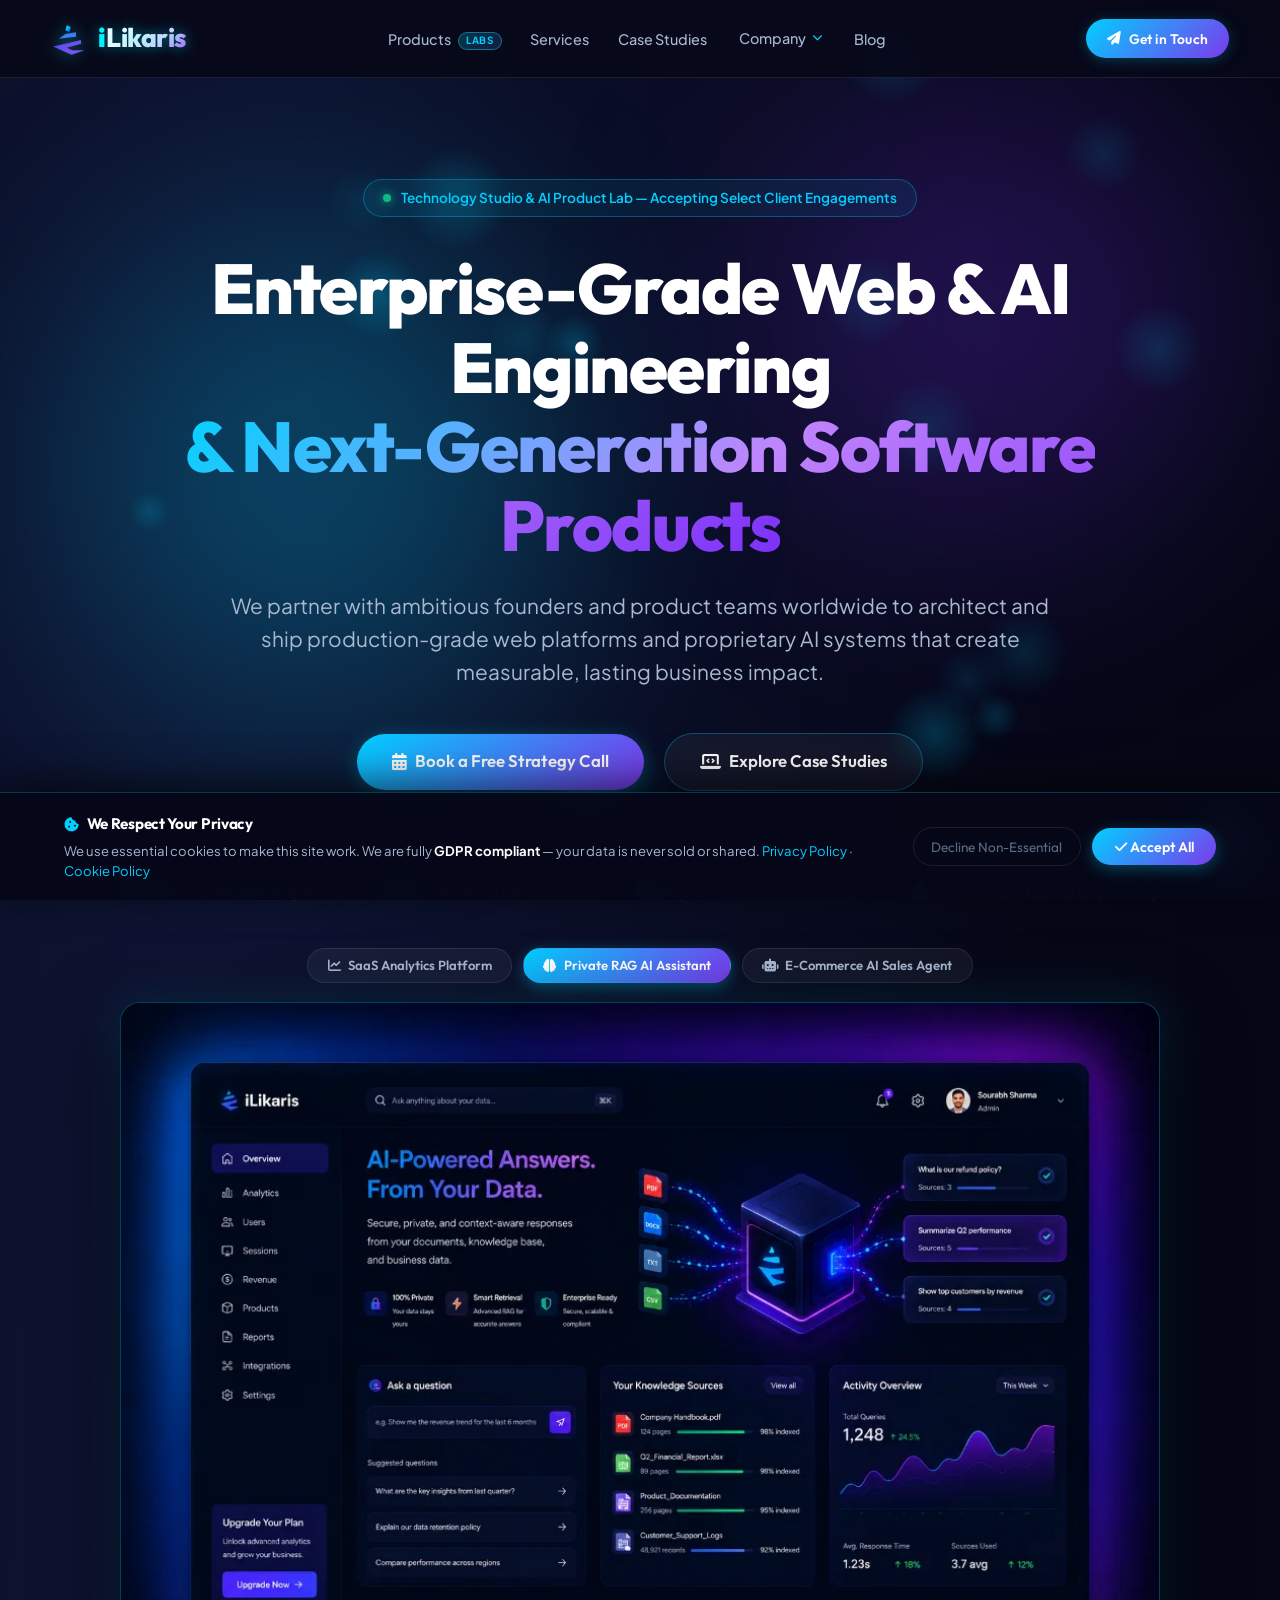
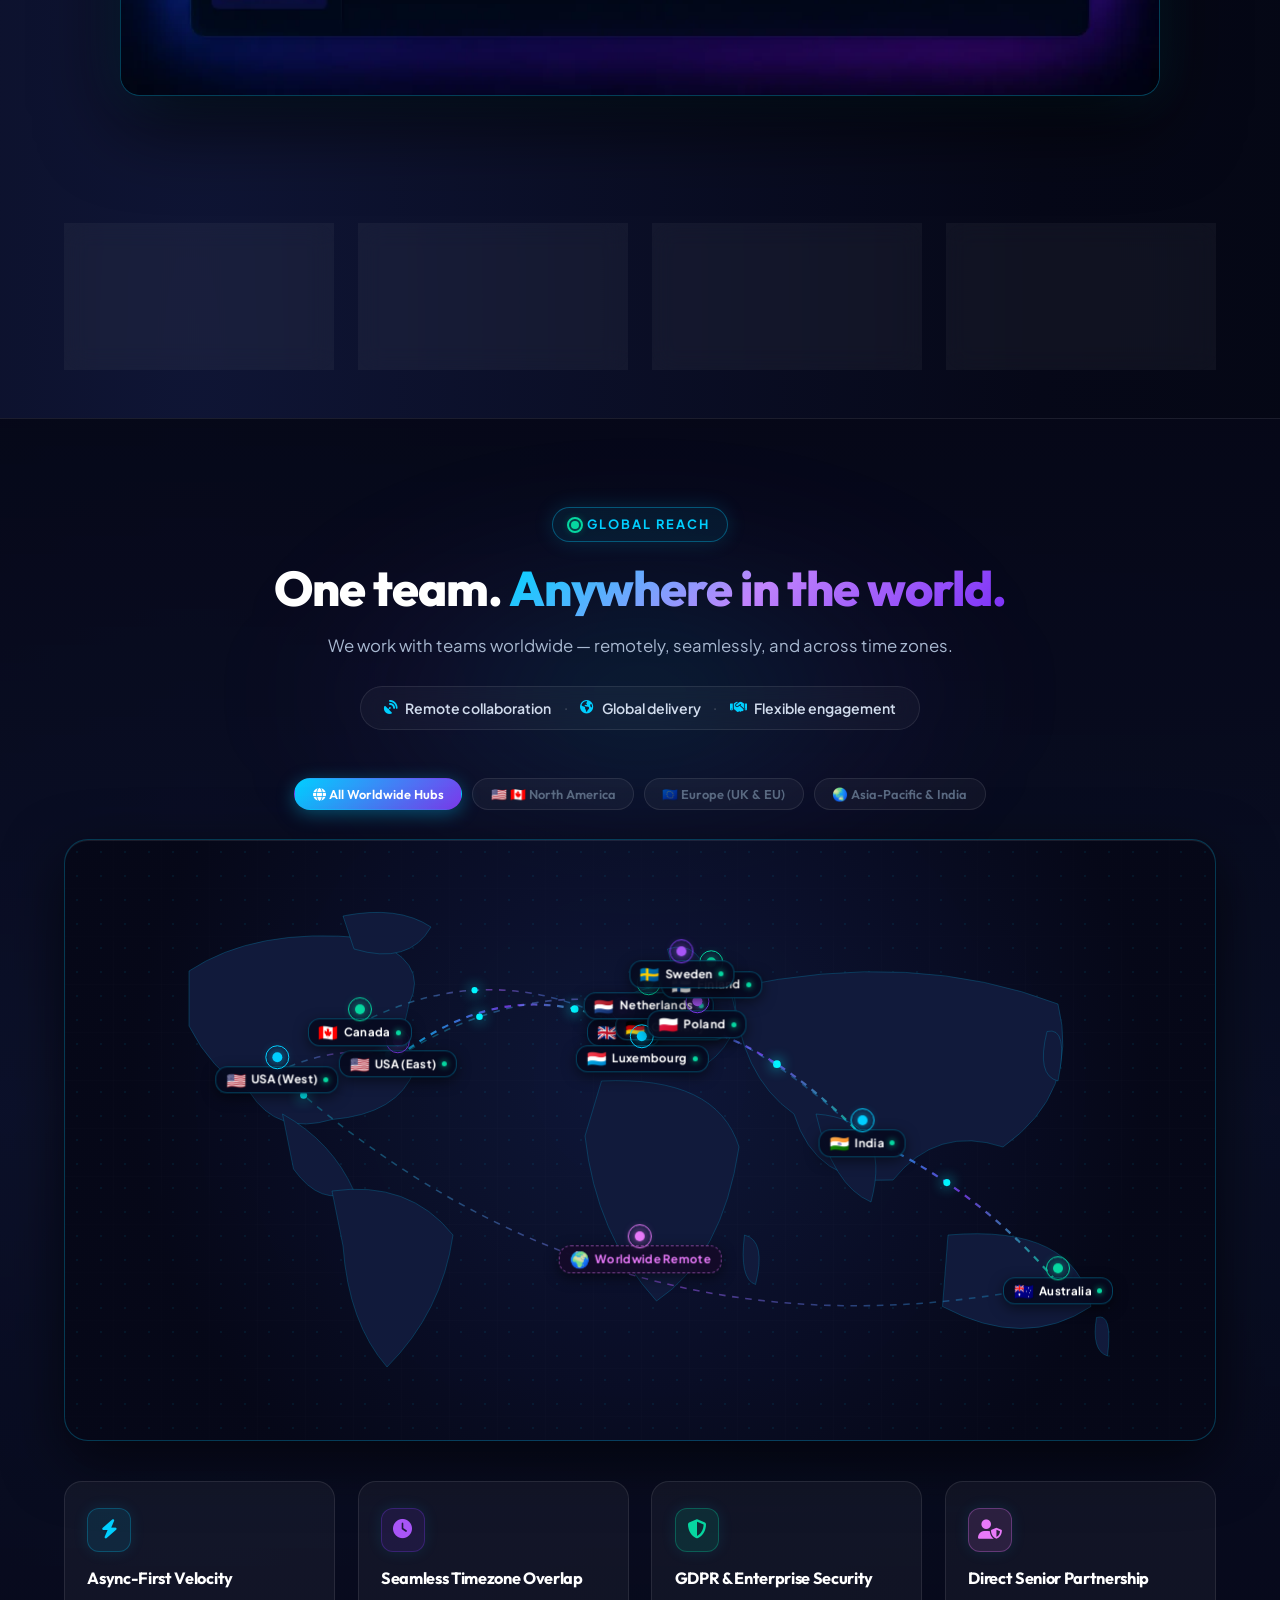
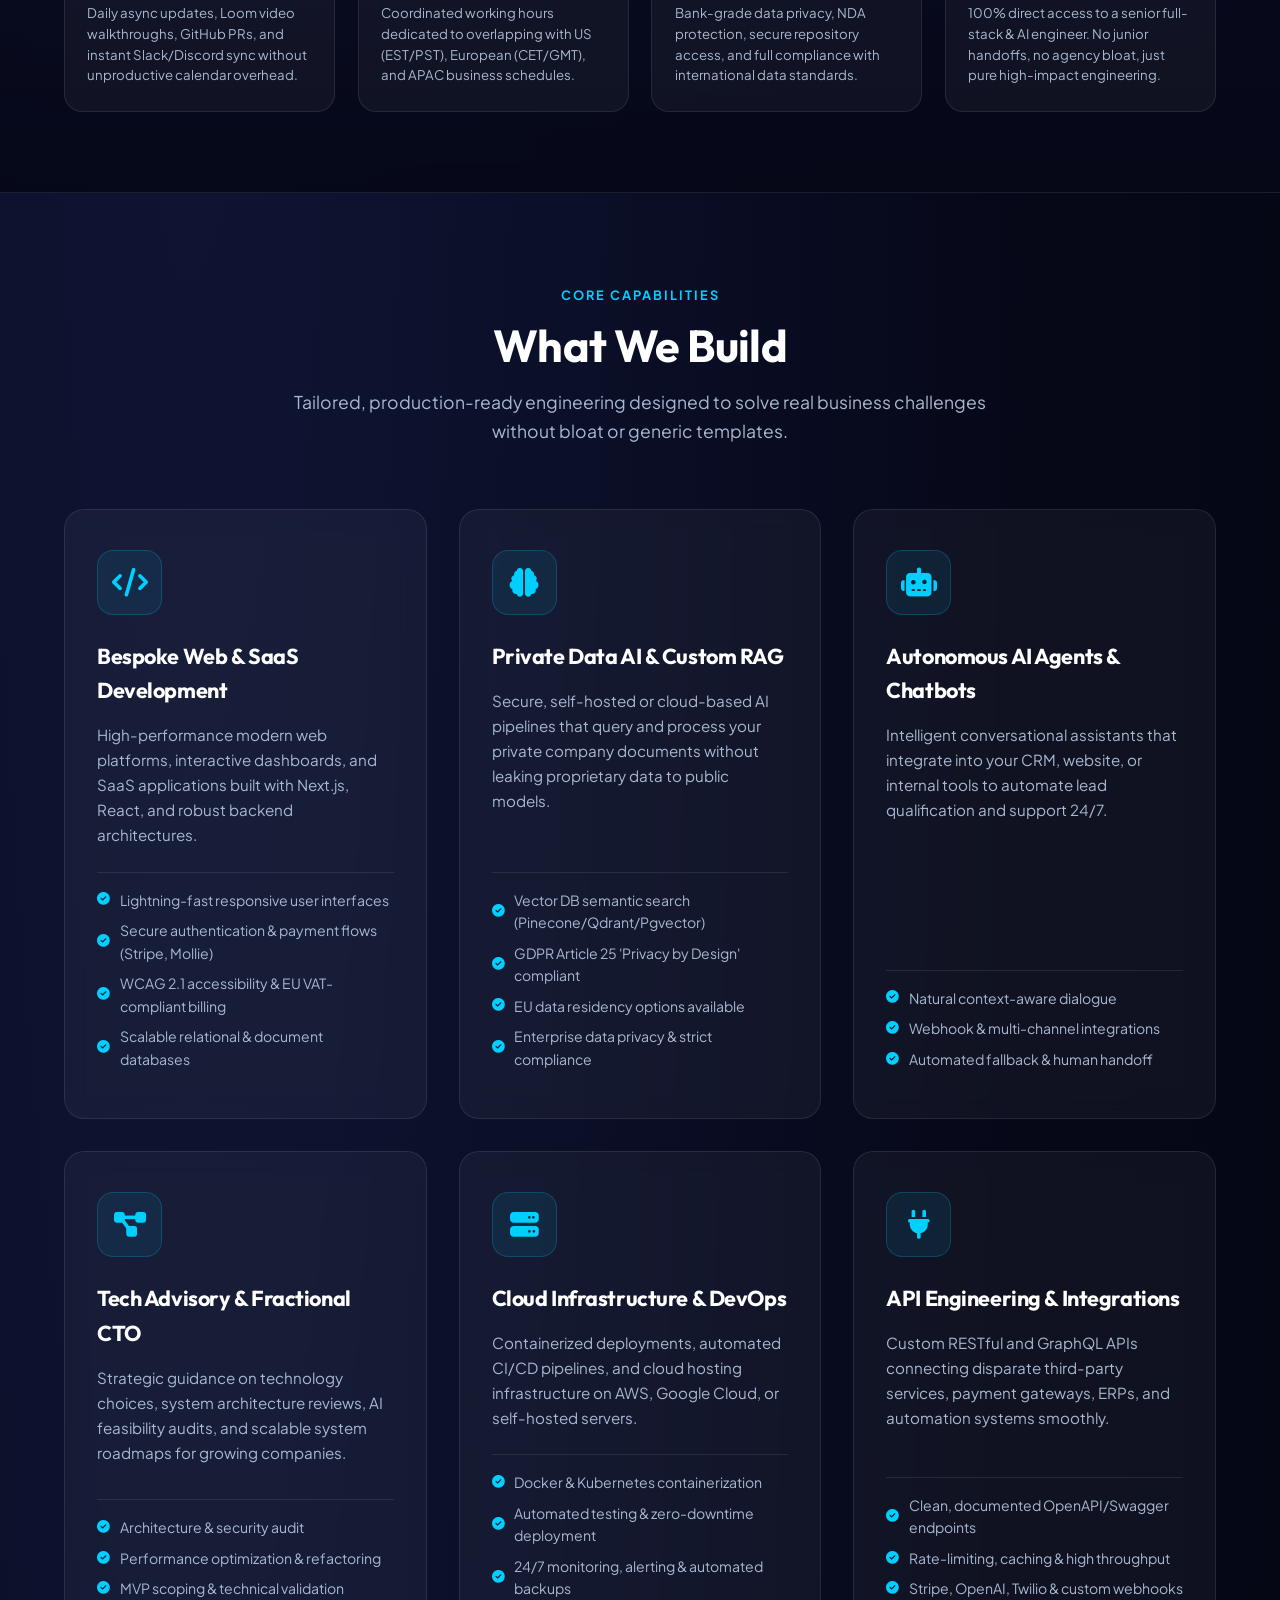
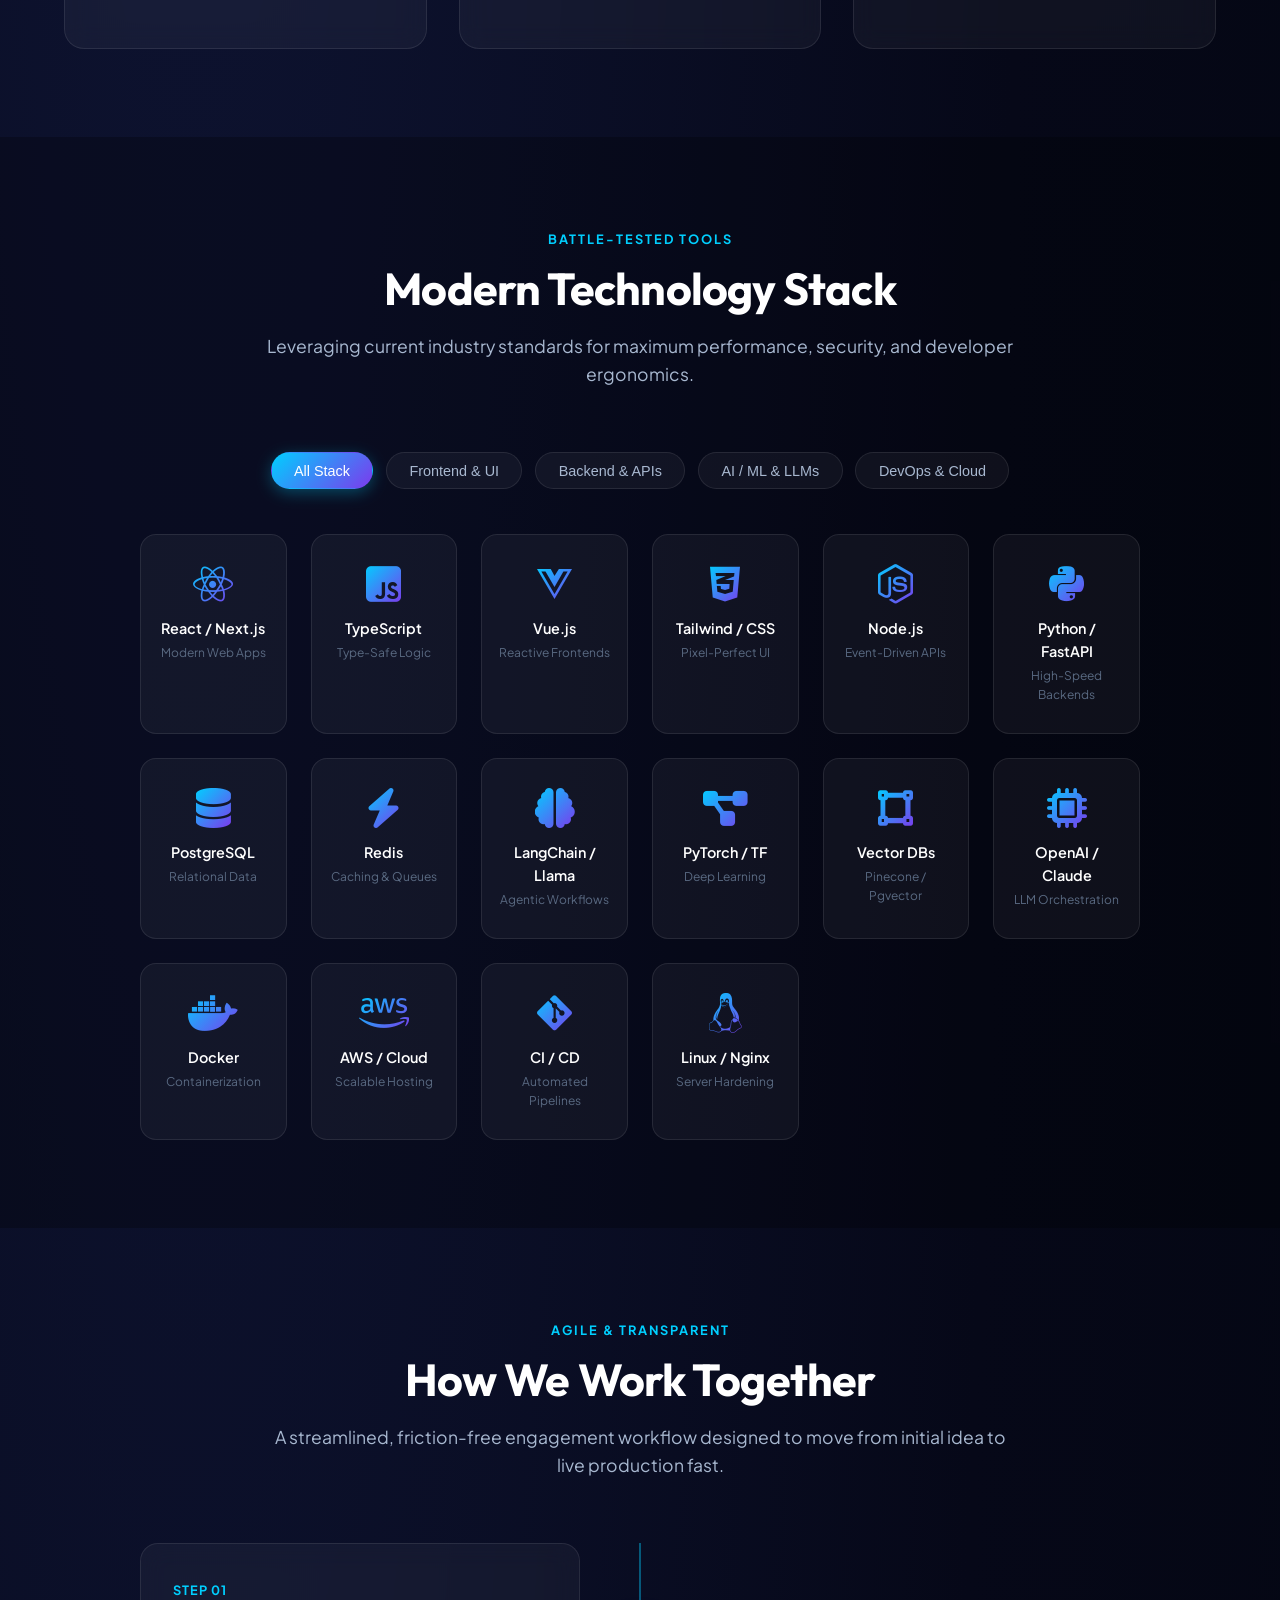
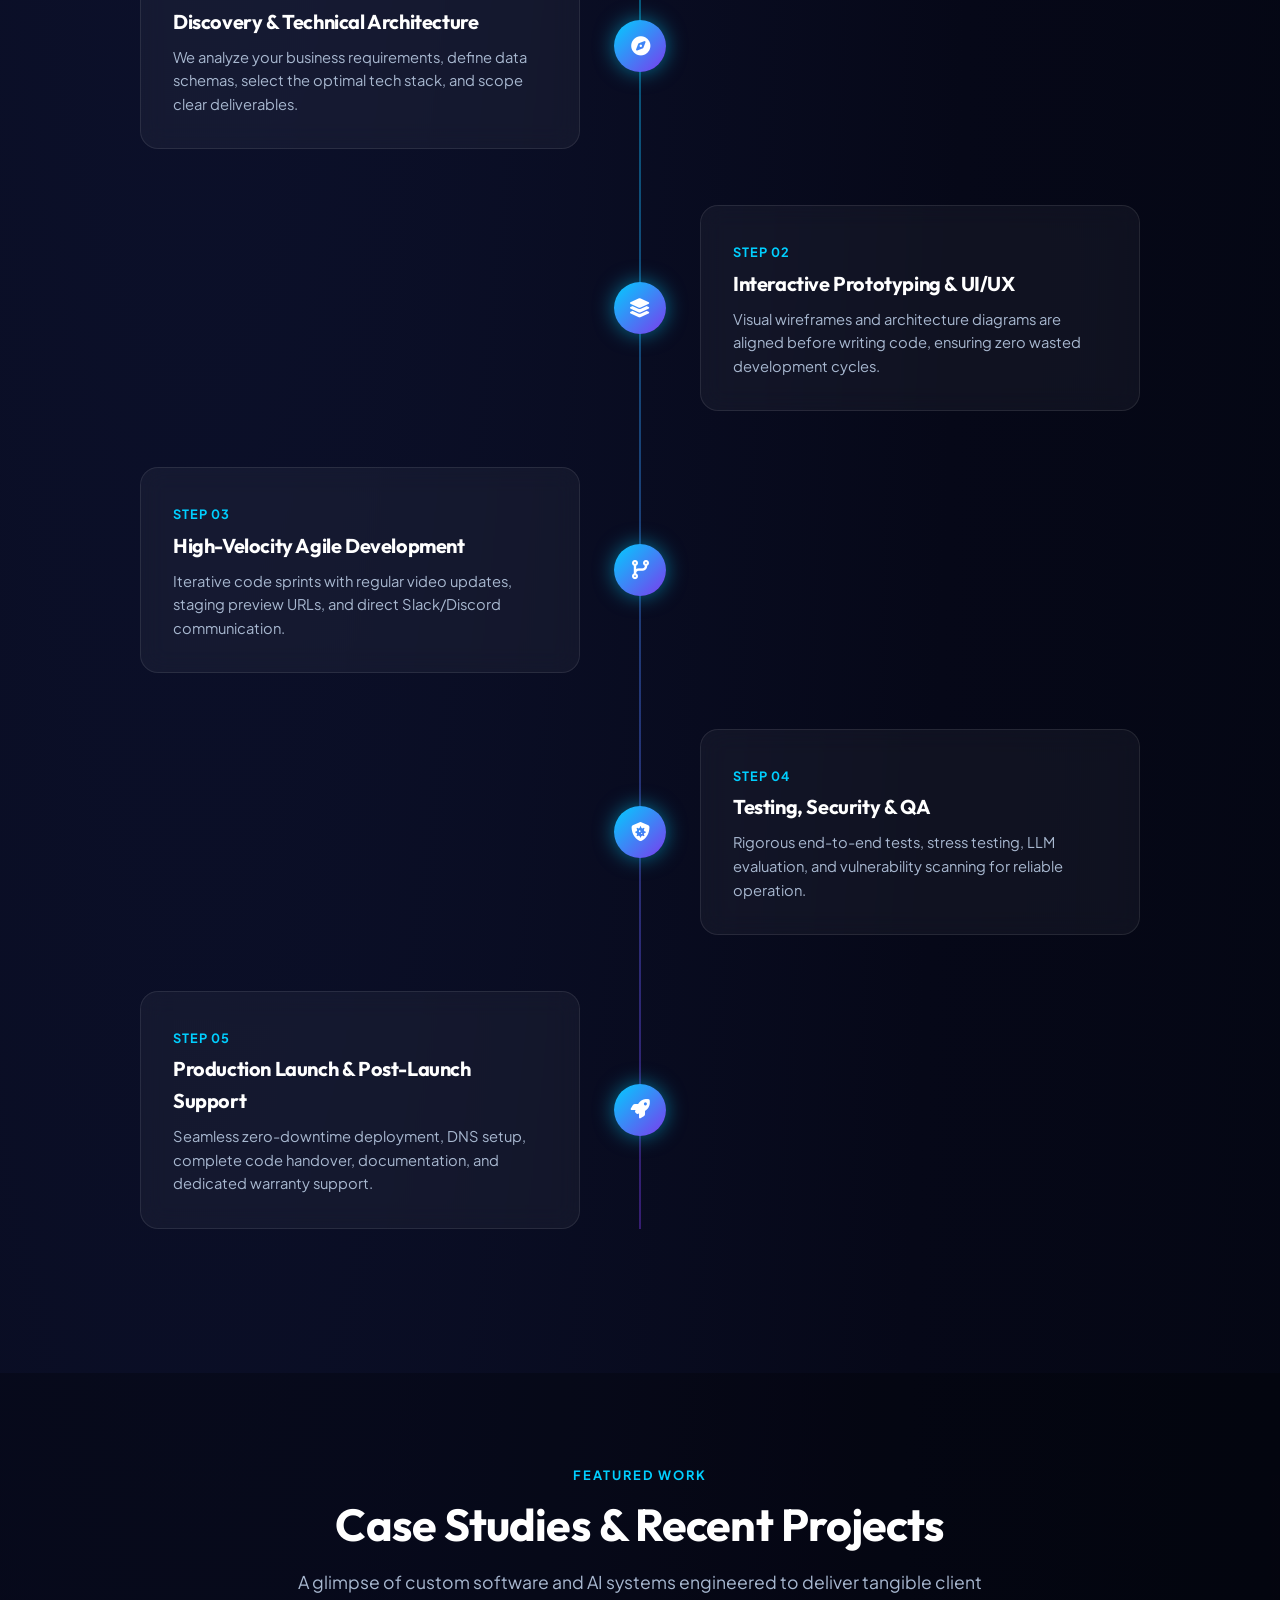
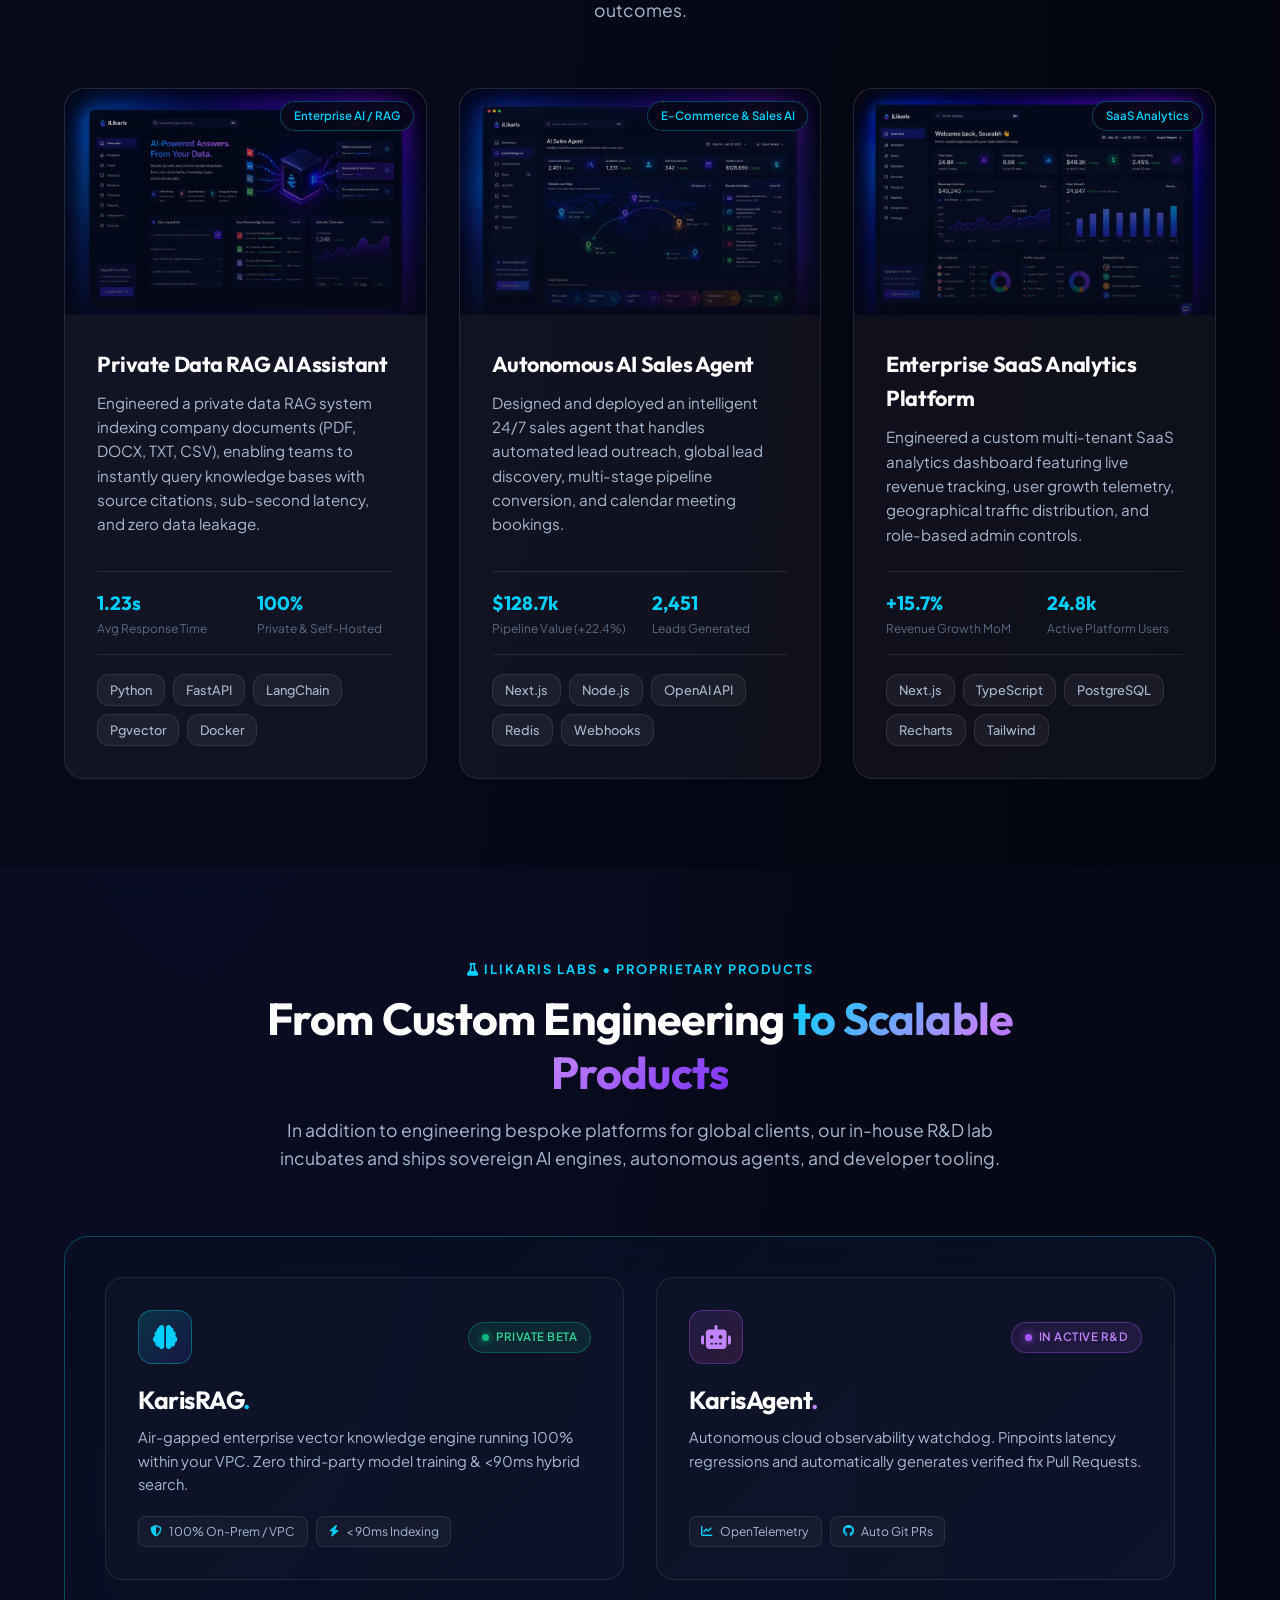
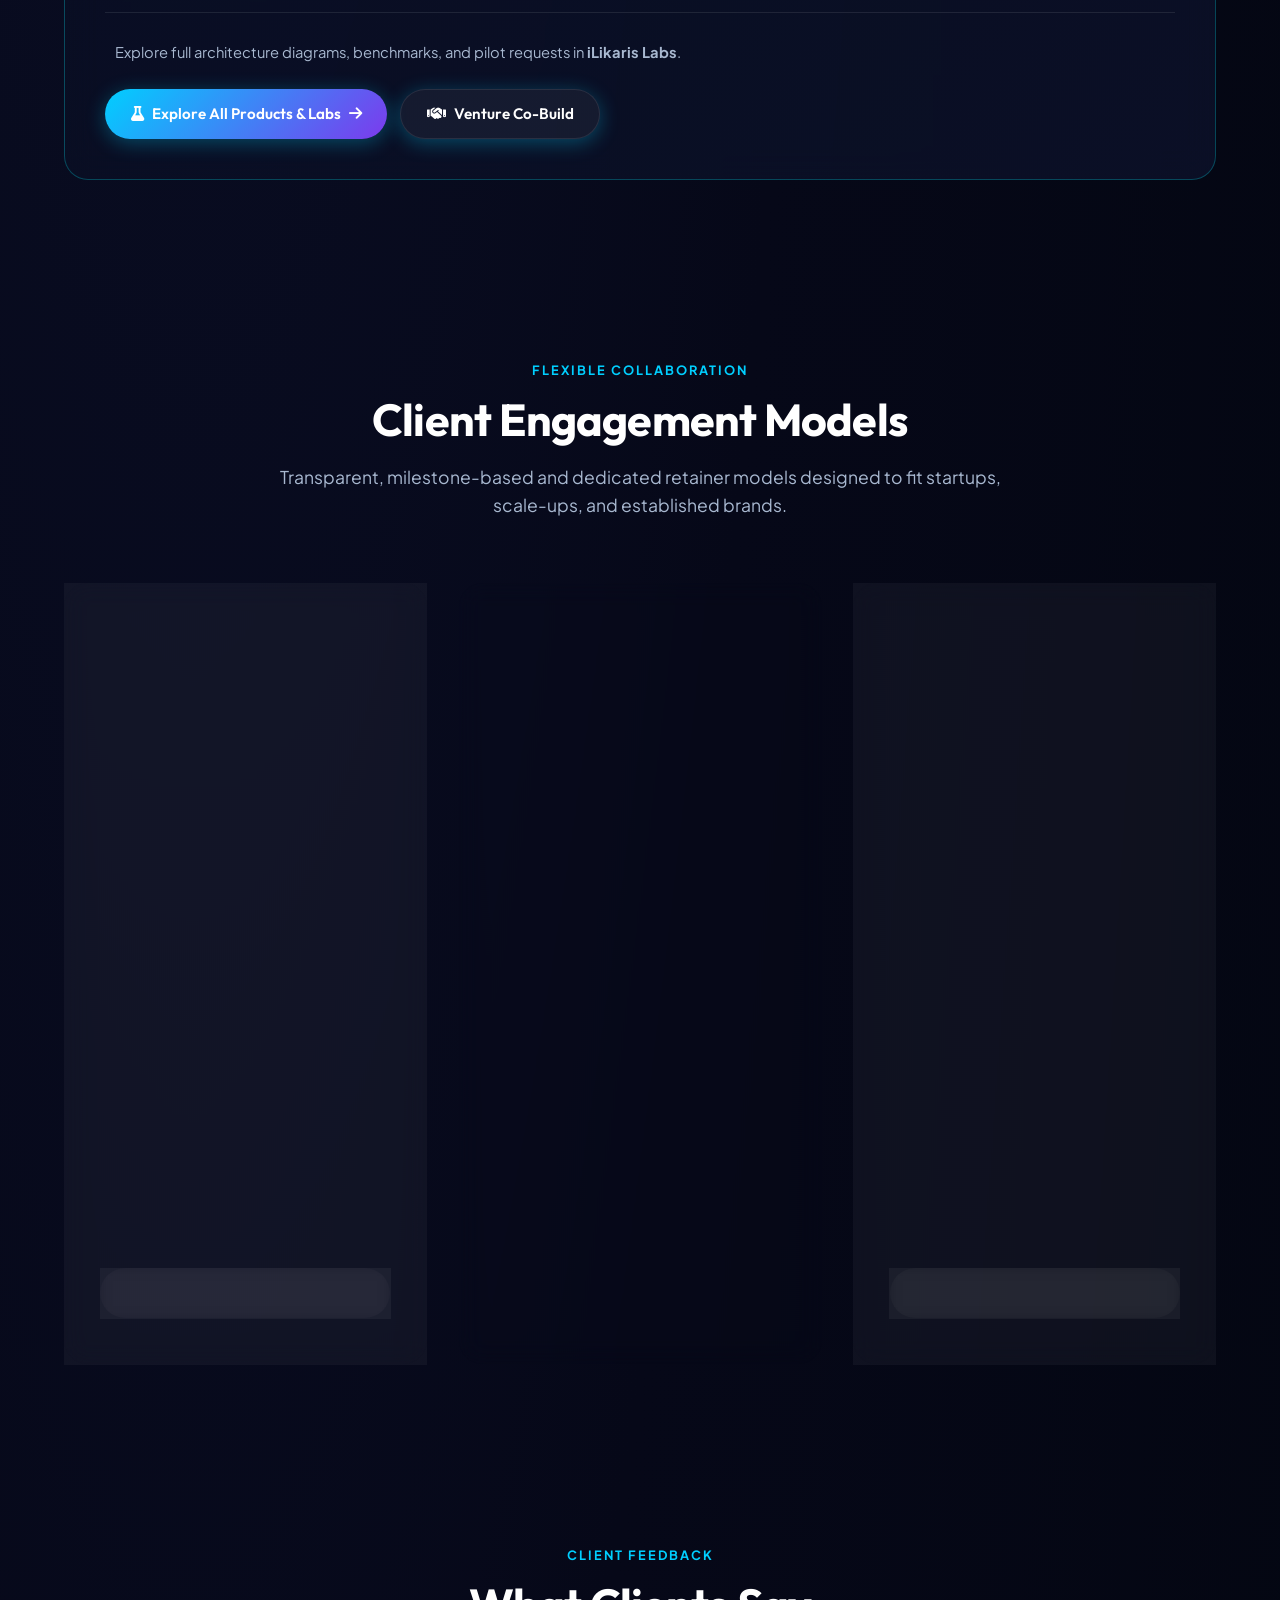
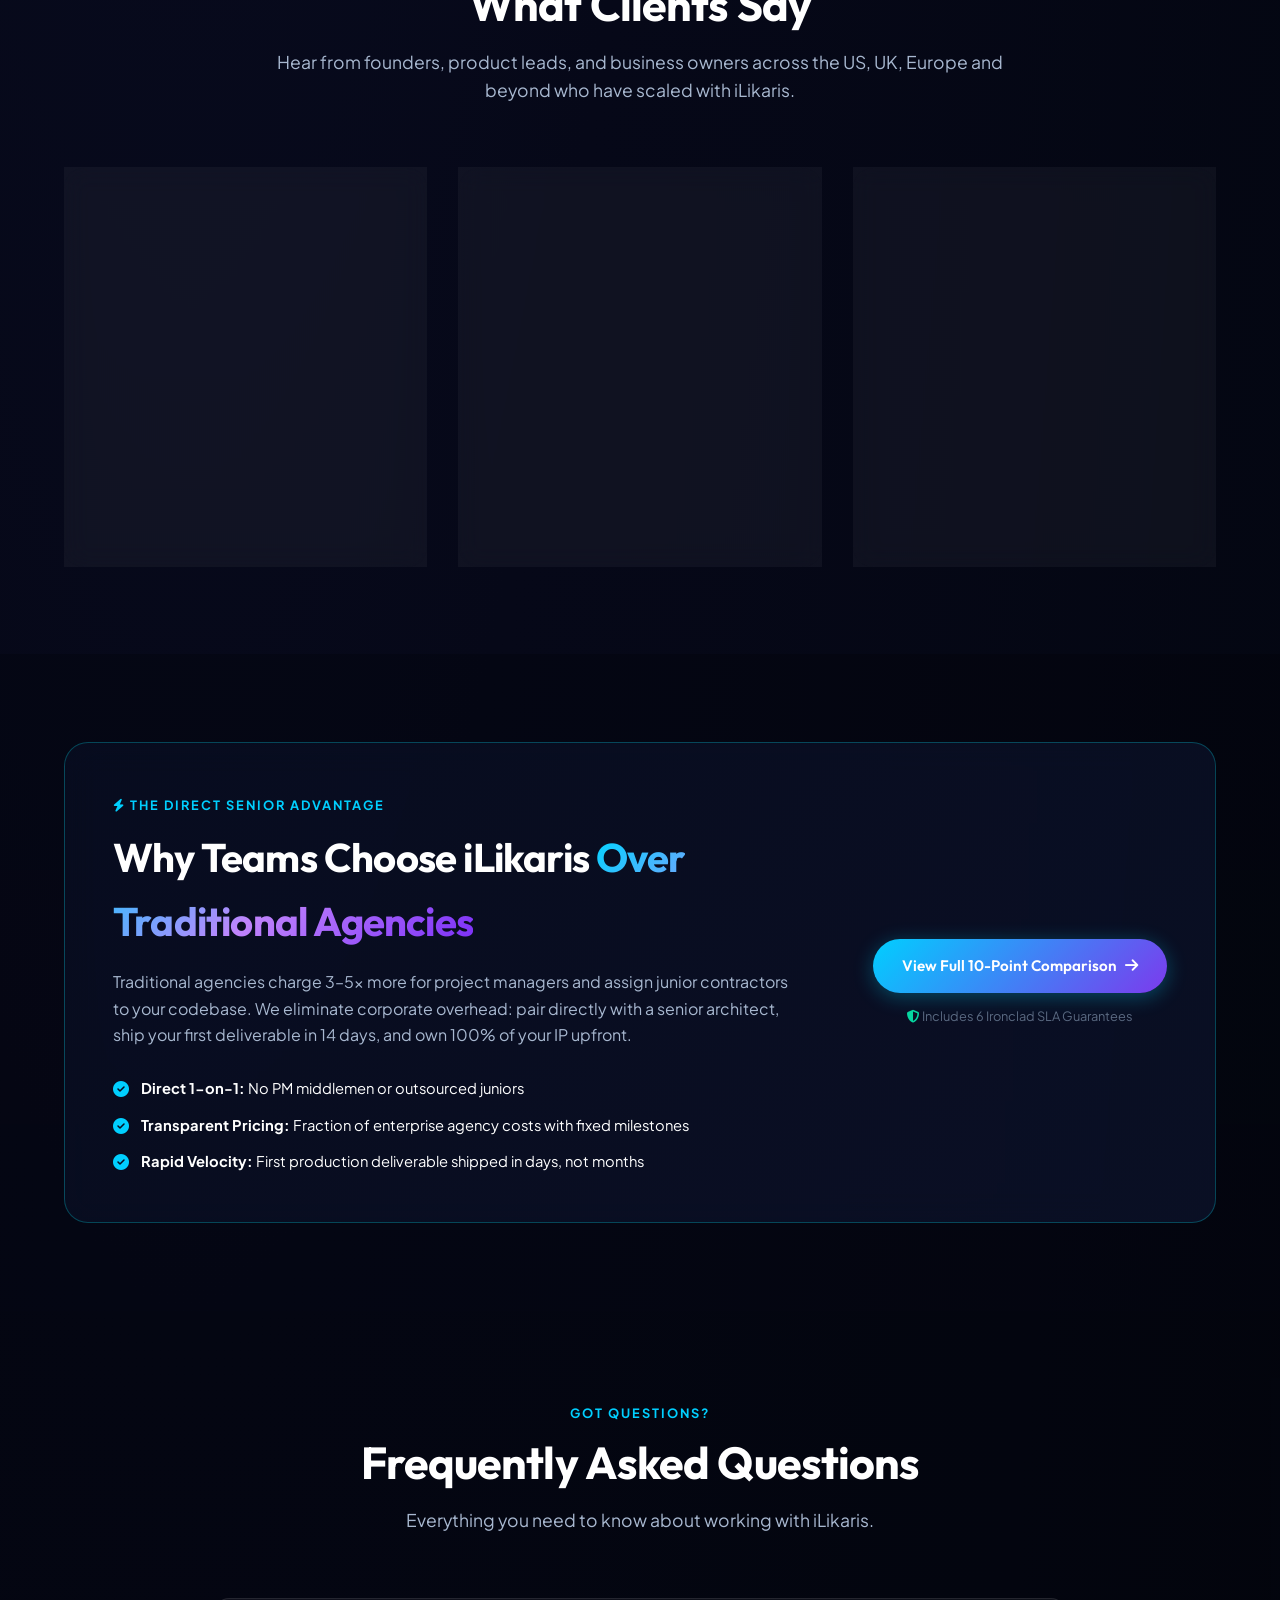
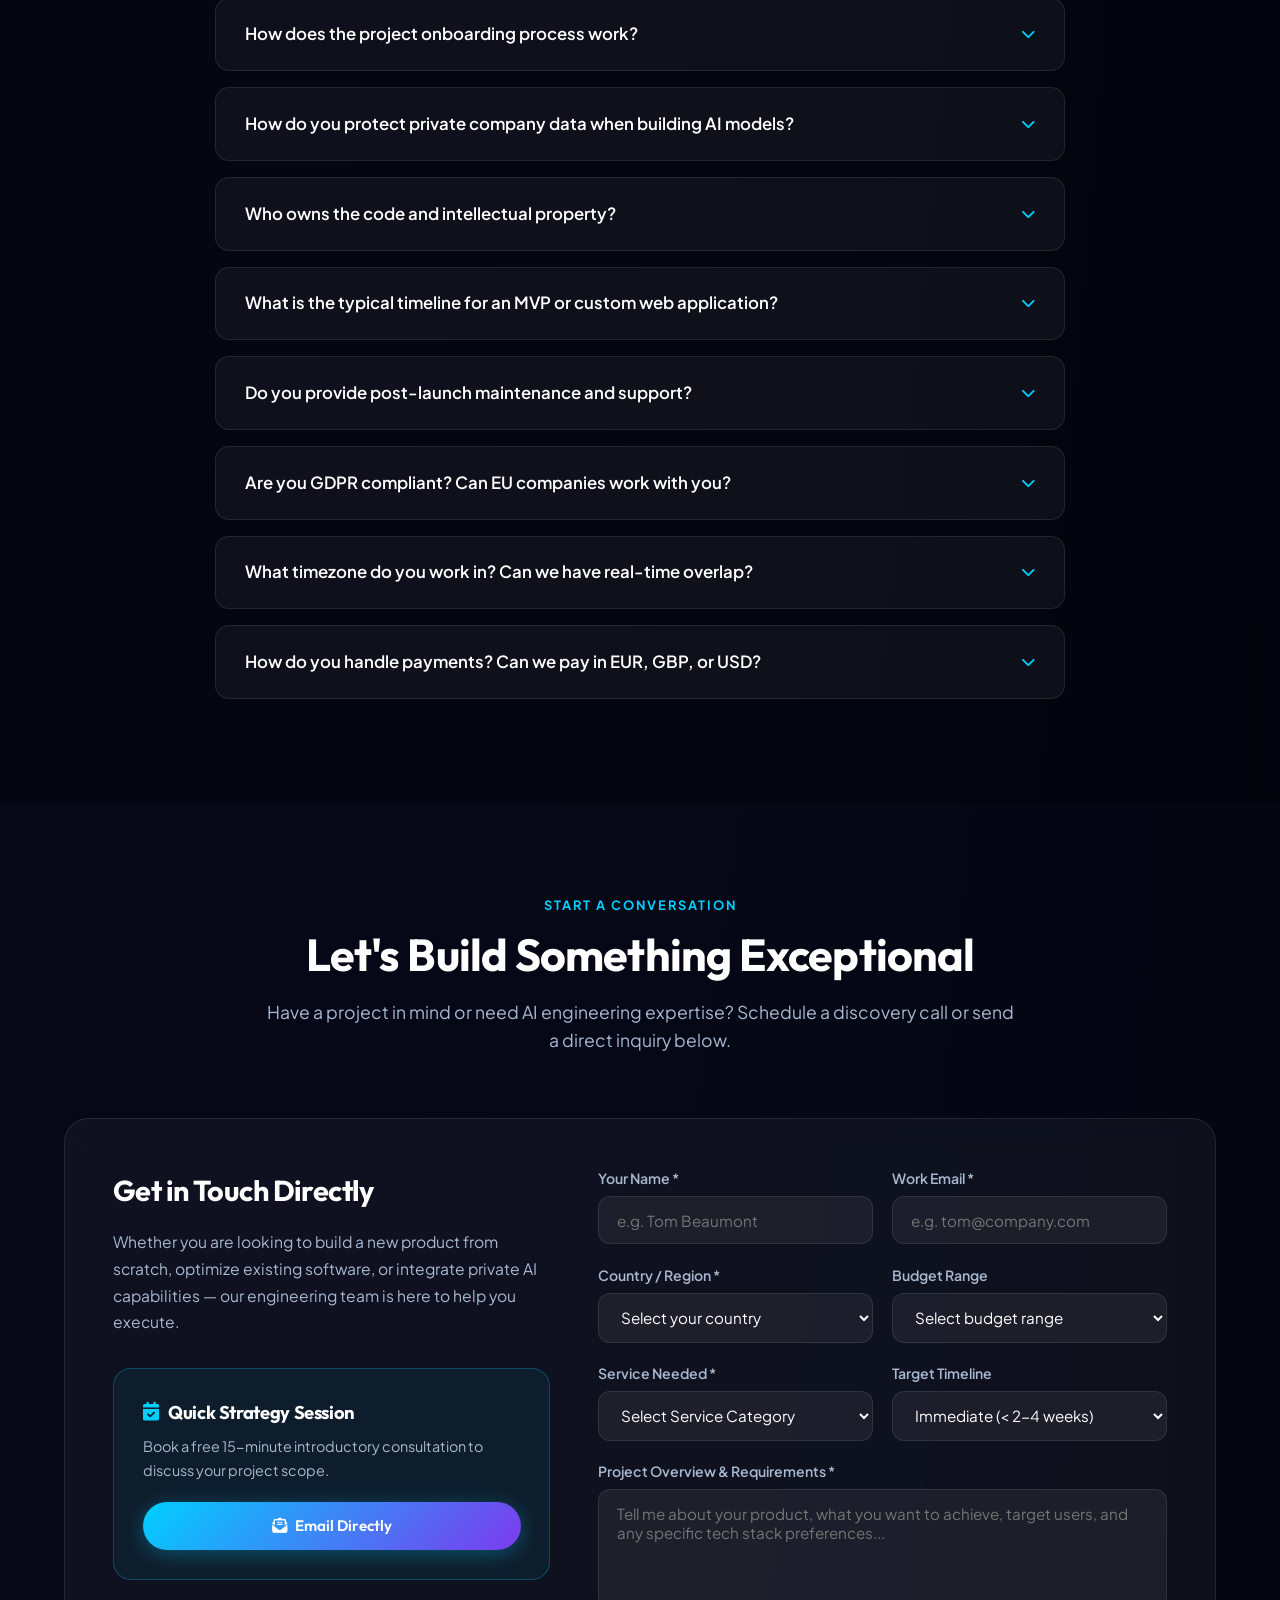
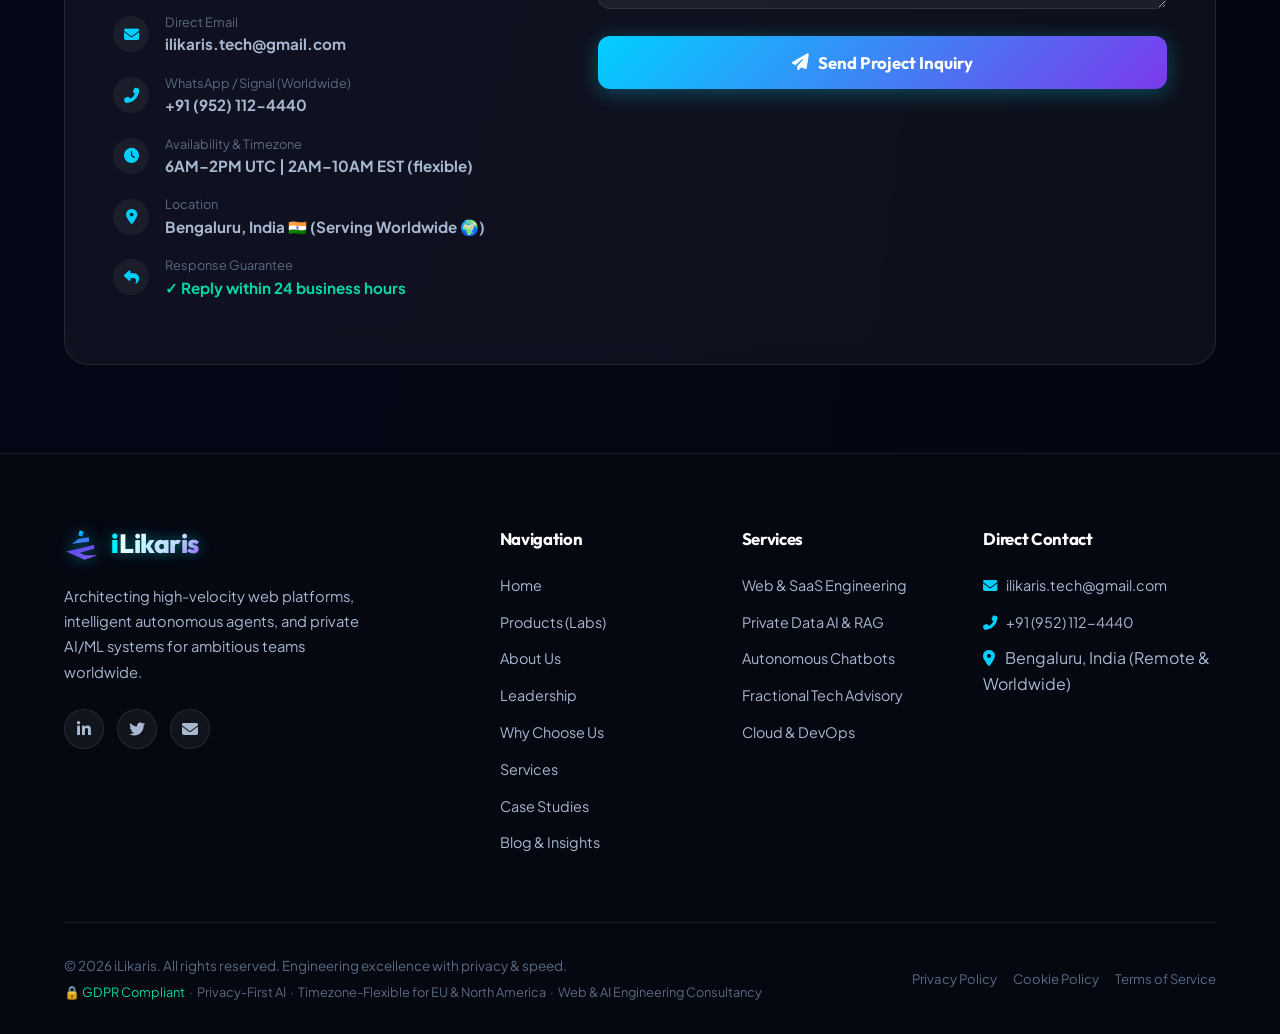
<file: index.html>
<!DOCTYPE html>
<html lang="en">

<head>
    <meta charset="UTF-8">
    <meta name="viewport" content="width=device-width, initial-scale=1.0">
    <meta name="referrer" content="strict-origin-when-cross-origin">
    <meta name="robots" content="index, follow, max-image-preview:large, max-snippet:-1, max-video-preview:-1">
    <meta name="theme-color" content="#060818">
    <meta name="author" content="Sourabh Sharma">
    <meta name="google-site-verification" content="V_WFJUBCOr53PXVxgdsfc1no9KHClJN9mOB0sNpz7Yc" />
    <title>iLikaris | Enterprise Web &amp; Private AI Engineering</title>
    <meta name="description"
        content="iLikaris architects high-velocity web platforms, GDPR-compliant private AI/RAG systems, and autonomous agent workflows for ambitious teams globally.">
    <meta name="keywords"
        content="iLikaris, AI engineering company, bespoke web development, private RAG platform, autonomous AI agents, enterprise software development, GDPR compliant AI, Next.js, Python FastAPI, KarisRAG, KarisAgent">
    <link rel="canonical" href="https://ilikaris.com/">
    <link rel="icon" href="/favicon.ico" sizes="any">
    <link rel="icon" type="image/svg+xml" href="assets/favicon.svg">
    <link rel="icon" type="image/png" sizes="48x48" href="assets/favicon-48x48.png">
    <link rel="icon" type="image/png" sizes="96x96" href="assets/favicon-96x96.png">
    <link rel="icon" type="image/png" sizes="192x192" href="assets/favicon-192x192.png">
    <link rel="apple-touch-icon" sizes="180x180" href="assets/apple-touch-icon.png">

    <!-- Hreflang for international targeting -->
    <link rel="alternate" hreflang="en" href="https://ilikaris.com/">
    <link rel="alternate" hreflang="en-gb" href="https://ilikaris.com/">
    <link rel="alternate" hreflang="en-us" href="https://ilikaris.com/">
    <link rel="alternate" hreflang="en-ca" href="https://ilikaris.com/">

    <!-- Open Graph / Social Sharing -->
    <meta property="og:type" content="website">
    <meta property="og:site_name" content="iLikaris">
    <meta property="og:title" content="iLikaris | Senior Full-Stack Web &amp; AI Engineer">
    <meta property="og:description"
        content="GDPR-compliant private AI systems, bespoke web platforms, and intelligent automation for ambitious companies worldwide.">
    <meta property="og:url" content="https://ilikaris.com/">
    <meta property="og:image" content="https://ilikaris.com/og-image.png">
    <meta property="og:image:secure_url" content="https://ilikaris.com/og-image.png">
    <meta property="og:image:type" content="image/png">
    <meta property="og:image:width" content="1200">
    <meta property="og:image:height" content="630">
    <meta property="og:image:alt" content="iLikaris — Senior Full-Stack Web &amp; Private AI Engineering">

    <!-- Twitter Card -->
    <meta name="twitter:card" content="summary_large_image">
    <meta name="twitter:site" content="@ilikaris">
    <meta name="twitter:creator" content="@ilikaris">
    <meta name="twitter:title" content="iLikaris | Senior Full-Stack Web &amp; AI Engineer">
    <meta name="twitter:description"
        content="Private AI, bespoke web platforms &amp; intelligent automation for ambitious teams globally. Direct 1-on-1 senior engineering.">
    <meta name="twitter:image" content="https://ilikaris.com/og-image.png">
    <meta name="twitter:image:alt" content="iLikaris — Senior Full-Stack Web &amp; Private AI Engineering">

    <!-- Google Fonts & CDN Preconnect -->
    <link rel="preconnect" href="https://fonts.googleapis.com">
    <link rel="preconnect" href="https://fonts.gstatic.com" crossorigin>
    <link rel="dns-prefetch" href="https://cdnjs.cloudflare.com">
    <link
        href="https://fonts.googleapis.com/css2?family=Outfit:wght@300;400;500;600;700;800&family=Plus+Jakarta+Sans:wght@300;400;500;600;700&family=Space+Grotesk:wght@500;700&display=swap"
        rel="stylesheet">

    <!-- Font Awesome -->
    <link rel="stylesheet" href="https://cdnjs.cloudflare.com/ajax/libs/font-awesome/6.4.0/css/all.min.css" integrity="sha512-iecdLmaskl7CVkqkXNQ/ZH/XLlvWZOJyj7Yy7tcenmpD1ypASozpmT/E0iPtmFIB46ZmdtAc9eNBvH0H/ZpiBw==" crossorigin="anonymous" referrerpolicy="no-referrer">

    <!-- Comprehensive JSON-LD Structured Data (Knowledge Graph & Rich Snippets) -->
    <script type="application/ld+json">
    {
        "@context": "https://schema.org",
        "@graph": [
            {
                "@type": ["ProfessionalService", "Organization"],
                "@id": "https://ilikaris.com/#organization",
                "name": "iLikaris",
                "alternateName": "iLikaris Tech",
                "url": "https://ilikaris.com",
                "logo": "https://ilikaris.com/assets/logo.svg",
                "image": "https://ilikaris.com/og-image.png",
                "email": "ilikaris.tech@gmail.com",
                "description": "Senior Full-Stack & AI Engineering firm specializing in bespoke web applications, GDPR-compliant private RAG systems, and intelligent workflow automation for businesses across the US, UK, Canada, and Europe.",
                "priceRange": "$$$",
                "currenciesAccepted": "USD, EUR, GBP, CAD, AUD",
                "paymentAccepted": "Bank Transfer, Stripe, Wire Transfer",
                "areaServed": [
                    { "@type": "Country", "name": "United States" },
                    { "@type": "Country", "name": "United Kingdom" },
                    { "@type": "Country", "name": "Canada" },
                    { "@type": "Country", "name": "Finland" },
                    { "@type": "Country", "name": "Poland" },
                    { "@type": "Country", "name": "Luxembourg" },
                    { "@type": "Country", "name": "Germany" },
                    { "@type": "Country", "name": "Netherlands" },
                    { "@type": "Country", "name": "Sweden" },
                    { "@type": "Country", "name": "Australia" }
                ],
                "sameAs": [
                    "https://www.linkedin.com/company/ilikaris",
                    "https://twitter.com/ilikaris",
                    "https://x.com/ilikaris"
                ],
                "founder": {
                    "@type": "Person",
                    "@id": "https://ilikaris.com/#sourabh-sharma",
                    "name": "Sourabh Sharma",
                    "jobTitle": "Principal Full-Stack & AI Engineer"
                },
                "hasOfferCatalog": {
                    "@type": "OfferCatalog",
                    "name": "Core Engineering Services",
                    "itemListElement": [
                        {
                            "@type": "Offer",
                            "itemOffered": {
                                "@type": "Service",
                                "name": "Private RAG & Enterprise AI Assistants",
                                "description": "GDPR Article 25 compliant self-hosted AI systems with zero data retention, custom vector search, and local LLM deployment."
                            }
                        },
                        {
                            "@type": "Offer",
                            "itemOffered": {
                                "@type": "Service",
                                "name": "Bespoke SaaS Platforms & Web Development",
                                "description": "Production-grade, high-velocity web platforms engineered with Next.js, React, Node.js, Python FastAPI, and PostgreSQL."
                            }
                        },
                        {
                            "@type": "Offer",
                            "itemOffered": {
                                "@type": "Service",
                                "name": "Autonomous AI Agents & Workflow Automation",
                                "description": "Multi-agent automation systems, e-commerce sales bots, CRM integrations, and mission-critical automated pipelines."
                            }
                        },
                        {
                            "@type": "Offer",
                            "itemOffered": {
                                "@type": "Service",
                                "name": "Codebase Audit & Architecture Modernization",
                                "description": "Comprehensive security, speed, and architectural audits to transition legacy monoliths into scalable modern apps."
                            }
                        }
                    ]
                }
            },
            {
                "@type": "Person",
                "@id": "https://ilikaris.com/#sourabh-sharma",
                "name": "Sourabh Sharma",
                "jobTitle": "Founder & Principal Full-Stack/AI Engineer",
                "worksFor": {
                    "@id": "https://ilikaris.com/#organization"
                },
                "url": "https://ilikaris.com/leadership.html",
                "email": "ilikaris.tech@gmail.com",
                "sameAs": [
                    "https://www.linkedin.com/company/ilikaris"
                ],
                "knowsAbout": [
                    "Artificial Intelligence",
                    "Retrieval-Augmented Generation (RAG)",
                    "Large Language Models",
                    "Full-Stack Web Development",
                    "Next.js",
                    "React",
                    "Python FastAPI",
                    "PostgreSQL",
                    "GDPR Compliance",
                    "Cloud Architecture"
                ]
            },
            {
                "@type": "WebSite",
                "@id": "https://ilikaris.com/#website",
                "url": "https://ilikaris.com",
                "name": "iLikaris",
                "description": "Enterprise Web & Private AI Engineering Consultancy",
                "publisher": {
                    "@id": "https://ilikaris.com/#organization"
                }
            },
            {
                "@type": "FAQPage",
                "@id": "https://ilikaris.com/#faq",
                "mainEntity": [
                    {
                        "@type": "Question",
                        "name": "How does the project onboarding process work?",
                        "acceptedAnswer": {
                            "@type": "Answer",
                            "text": "We start with a complimentary 15–20 minute discovery call to understand your goals, requirements, and technical constraints. Afterward, we provide a detailed proposal covering technical architecture, timeline milestones, and deliverables. Once approved, development begins immediately in agile sprints."
                        }
                    },
                    {
                        "@type": "Question",
                        "name": "How do you protect private company data when building AI models?",
                        "acceptedAnswer": {
                            "@type": "Answer",
                            "text": "Data privacy is our top priority. We use zero-retention enterprise LLM endpoints, local open-source models (such as Llama / Mistral) deployed within your private VPC, or self-hosted vector databases. Your sensitive company data is never used to train public models, and all interactions are encrypted."
                        }
                    },
                    {
                        "@type": "Question",
                        "name": "Who owns the code and intellectual property?",
                        "acceptedAnswer": {
                            "@type": "Answer",
                            "text": "You do. 100% of the source code, designs, documentation, and intellectual property belong completely to you and your company upon milestone completion."
                        }
                    },
                    {
                        "@type": "Question",
                        "name": "What is the typical timeline for an MVP or custom web application?",
                        "acceptedAnswer": {
                            "@type": "Answer",
                            "text": "Most MVPs and custom web systems take between 2 to 6 weeks from kickoff to production launch, depending on the complexity of features, integrations, and AI pipelines. We establish transparent weekly sprint goals so you always know where things stand."
                        }
                    },
                    {
                        "@type": "Question",
                        "name": "Do you provide post-launch maintenance and support?",
                        "acceptedAnswer": {
                            "@type": "Answer",
                            "text": "Yes. Every fixed-scope project includes a 30-day warranty period for bug fixes and adjustments. For ongoing feature development, infrastructure monitoring, and continuous improvements, we offer flexible monthly engineering retainer packages."
                        }
                    },
                    {
                        "@type": "Question",
                        "name": "Are you GDPR compliant? Can EU companies work with you?",
                        "acceptedAnswer": {
                            "@type": "Answer",
                            "text": "Absolutely. All AI and software systems we architect are GDPR-ready with Privacy by Design (Article 25) as a core principle. EU data residency options are available (e.g., hosting in Frankfurt or Amsterdam AWS regions). Engagement contracts can include a Data Processing Agreement (DPA) as required by GDPR Article 28."
                        }
                    },
                    {
                        "@type": "Question",
                        "name": "What timezone do you work in? Can we have real-time overlap?",
                        "acceptedAnswer": {
                            "@type": "Answer",
                            "text": "Our team operates with dedicated overlap hours to serve international clients across European mornings (6AM–2PM UTC) and US East Coast business hours (8AM–12PM EST). We provide same-day async updates via Slack/email and scheduled live video syncs."
                        }
                    },
                    {
                        "@type": "Question",
                        "name": "How do you handle payments? Can we pay in EUR, GBP, or USD?",
                        "acceptedAnswer": {
                            "@type": "Answer",
                            "text": "Yes. We accept payments in USD, EUR, GBP, CAD, PLN, and more via Stripe, Wise, or direct bank transfer. Proper invoices are issued with full VAT/tax compliance depending on your jurisdiction."
                        }
                    }
                ]
            }
        ]
    }
    </script>

    <!-- Master Stylesheet (Modular & Cacheable) -->
    <link rel="stylesheet" href="assets/css/style.css">
</head>

<body>

    <!-- GDPR Cookie Consent Banner -->
    <div class="gdpr-banner" id="gdprBanner">
        <div class="gdpr-banner-text">
            <h4><i class="fas fa-cookie-bite" style="color: var(--accent-cyan);"></i> We Respect Your Privacy</h4>
            <p>We use essential cookies to make this site work. We are fully <strong style="color: #fff;">GDPR
                    compliant</strong> — your data is never sold or shared.
                <a href="privacy.html">Privacy Policy</a> &middot; <a href="privacy.html#cookies">Cookie Policy</a>
            </p>
        </div>
        <div class="gdpr-actions">
            <button class="gdpr-btn-decline" onclick="dismissGdpr('declined')">Decline Non-Essential</button>
            <button class="gdpr-btn-accept" onclick="dismissGdpr('accepted')"><i class="fas fa-check"></i> Accept
                All</button>
        </div>
    </div>

    <!-- Ambient Glow Effects & Dynamic Particles -->
    <div class="glow-orb glow-orb-1"></div>
    <div class="glow-orb glow-orb-2"></div>
    <div class="bg-animation" id="particles"></div>

    <!-- Mobile Nav Overlay -->
    <div class="nav-overlay" id="navOverlay" onclick="closeMobileMenu()"></div>

    <!-- Header Navigation -->
    <header id="mainHeader">
        <nav>
            <a href="#home" class="logo" aria-label="iLikaris Home">
                <svg class="logo-mark" viewBox="0 0 100 100" width="36" height="36" fill="none" xmlns="http://www.w3.org/2000/svg">
                    <defs>
                        <linearGradient id="navTopPiece" x1="0%" y1="0%" x2="100%" y2="100%">
                            <stop offset="0%" stop-color="#00f2fe" />
                            <stop offset="100%" stop-color="#0066ff" />
                        </linearGradient>
                        <linearGradient id="navMidPiece" x1="0%" y1="0%" x2="100%" y2="100%">
                            <stop offset="0%" stop-color="#00a2ff" />
                            <stop offset="100%" stop-color="#6366f1" />
                        </linearGradient>
                        <linearGradient id="navBotPiece" x1="0%" y1="0%" x2="100%" y2="100%">
                            <stop offset="0%" stop-color="#4f46e5" />
                            <stop offset="100%" stop-color="#8b5cf6" />
                        </linearGradient>
                    </defs>
                    <polygon points="44,12 55,17 51,30 40,26" fill="url(#navTopPiece)" />
                    <polygon points="40,36 69,31 70,44 22,49" fill="url(#navMidPiece)" />
                    <polygon points="6,71 83,53 84,63 44,74 59,81 93,81 57,94 6,71" fill="url(#navBotPiece)" />
                </svg>
                <span class="logo-text">i<span class="logo-text-gradient">Likaris</span></span>
            </a>

            <ul class="nav-links" id="navLinks">
                <li><a href="products.html" class="nav-item">Products <span class="nav-labs-pill">Labs</span></a></li>
                <li><a href="#services" class="nav-item">Services</a></li>
                <li><a href="#portfolio" class="nav-item">Case Studies</a></li>
                <li class="nav-dropdown">
                    <a href="about.html" class="nav-item dropdown-toggle">
                        Company <i class="fas fa-chevron-down"></i>
                    </a>
                    <div class="dropdown-menu">
                        <a href="about.html" class="dropdown-item">
                            <div class="dropdown-item-icon"><i class="fas fa-building"></i></div>
                            <div class="dropdown-item-text">
                                <span class="dropdown-item-title">About Us</span>
                                <span class="dropdown-item-desc">Mission, values &amp; story</span>
                            </div>
                        </a>
                        <a href="leadership.html" class="dropdown-item">
                            <div class="dropdown-item-icon"><i class="fas fa-user-tie"></i></div>
                            <div class="dropdown-item-text">
                                <span class="dropdown-item-title">Leadership</span>
                                <span class="dropdown-item-desc">Founder &amp; CEO profile</span>
                            </div>
                        </a>
                        <a href="why-choose-us.html" class="dropdown-item">
                            <div class="dropdown-item-icon"><i class="fas fa-award"></i></div>
                            <div class="dropdown-item-text">
                                <span class="dropdown-item-title">Why Choose Us</span>
                                <span class="dropdown-item-desc">Senior 1-on-1 vs agencies</span>
                            </div>
                        </a>
                        <a href="#tech-stack" class="dropdown-item" onclick="closeMobileMenu()">
                            <div class="dropdown-item-icon"><i class="fas fa-layer-group"></i></div>
                            <div class="dropdown-item-text">
                                <span class="dropdown-item-title">Tech Stack</span>
                                <span class="dropdown-item-desc">Modern architecture &amp; tools</span>
                            </div>
                        </a>
                        <a href="#engagement" class="dropdown-item" onclick="closeMobileMenu()">
                            <div class="dropdown-item-icon"><i class="fas fa-handshake"></i></div>
                            <div class="dropdown-item-text">
                                <span class="dropdown-item-title">Engagement Models</span>
                                <span class="dropdown-item-desc">Sprint &amp; retainer packages</span>
                            </div>
                        </a>
                        <a href="#global-reach" class="dropdown-item" onclick="closeMobileMenu()">
                            <div class="dropdown-item-icon"><i class="fas fa-globe"></i></div>
                            <div class="dropdown-item-text">
                                <span class="dropdown-item-title">Global Reach</span>
                                <span class="dropdown-item-desc">10+ countries &amp; timezones</span>
                            </div>
                        </a>
                    </div>
                </li>
                <li><a href="blog.html" class="nav-item">Blog</a></li>
                <li class="mobile-only-cta">
                    <a href="#contact" class="cta-button" style="width: 100%; justify-content: center;"
                        onclick="closeMobileMenu()">
                        <i class="fas fa-paper-plane"></i> Get in Touch
                    </a>
                </li>
            </ul>

            <div class="header-actions">
                <a href="#contact" class="cta-button header-cta-desktop">
                    <i class="fas fa-paper-plane"></i> Get in Touch
                </a>
                <button class="mobile-menu-toggle" id="menuToggle" aria-label="Toggle Menu"
                    onclick="toggleMobileMenu()">
                    <i class="fas fa-bars"></i>
                </button>
            </div>
        </nav>
    </header>

    <!-- Hero Section -->
    <section class="hero" id="home">
        <div class="hero-badge">
            <span class="status-dot"></span>
            <span>Technology Studio &amp; AI Product Lab &mdash; Accepting Select Client Engagements</span>
        </div>

        <h1>
            Enterprise-Grade Web &amp; AI Engineering<br>
            <span class="gradient-text">&amp; Next-Generation Software Products</span>
        </h1>

        <p>
            We partner with ambitious founders and product teams worldwide to architect and ship production-grade web platforms and proprietary AI systems that create measurable, lasting business impact.
        </p>

        <div class="hero-cta-group">
            <a href="#contact" class="cta-button" style="padding: 0.9rem 2.2rem; font-size: 1.05rem;">
                <i class="fas fa-calendar-alt"></i> Book a Free Strategy Call
            </a>
            <a href="#portfolio" class="cta-button-secondary" style="padding: 0.9rem 2.2rem; font-size: 1.05rem;">
                <i class="fas fa-laptop-code"></i> Explore Case Studies
            </a>
        </div>

        <div class="hero-trust-badges">
            <div class="trust-item">
                <i class="fas fa-shield-alt"></i>
                <span>GDPR-Compliant AI Systems</span>
            </div>
            <div class="trust-item">
                <i class="fas fa-globe"></i>
                <span>100% Remote &amp; Worldwide</span>
            </div>
            <div class="trust-item">
                <i class="fas fa-clock"></i>
                <span>Async-First, Timezone-Flexible</span>
            </div>
            <div class="trust-item">
                <i class="fas fa-user-check"></i>
                <span>Direct 1-on-1 Senior Engineering</span>
            </div>
        </div>

        <!-- Hero Visual Product Showcase -->
        <div class="hero-mockup-wrap">
            <!-- Interactive Live Demo Switcher Tabs -->
            <div class="demo-switcher-tabs">
                <button class="demo-tab" onclick="switchHeroDemo('analytics', this)">
                    <i class="fas fa-chart-line"></i> SaaS Analytics Platform
                </button>
                <button class="demo-tab active" onclick="switchHeroDemo('rag', this)">
                    <i class="fas fa-brain"></i> Private RAG AI Assistant
                </button>
                <button class="demo-tab" onclick="switchHeroDemo('sales', this)">
                    <i class="fas fa-robot"></i> E-Commerce AI Sales Agent
                </button>
            </div>

            <!-- High-Fidelity Product Showcase Screen -->
            <div class="product-showcase-frame">
                <span id="heroDemoUrl" style="display:none;">https://app.ilikaris.tech/private-rag-vector-search</span>
                <img id="heroDemoImage"
                    src="assets/private-rag-ai-assistant.webp"
                    alt="iLikaris Private Data RAG AI Assistant System Showcase"
                    width="1024" height="682"
                    loading="lazy"
                    class="product-showcase-img">
            </div>
        </div>
    </section>

    <!-- Live Statistics Showcase -->
    <section class="stats-section">
        <div class="stats-grid">
            <div class="stat-card">
                <div class="stat-number" data-target="5">0</div>
                <div class="stat-label">Production Projects Delivered</div>
            </div>
            <div class="stat-card">
                <div class="stat-number">100<span style="font-size: 1.6rem;">%</span></div>
                <div class="stat-label">Client Satisfaction Rate</div>
            </div>
            <div class="stat-card">
                <div class="stat-number">99.9<span style="font-size: 1.6rem;">%</span></div>
                <div class="stat-label">Architecture Uptime SLA</div>
            </div>
            <div class="stat-card">
                <div class="stat-number">&le; 24<span style="font-size: 1.4rem;">hr</span></div>
                <div class="stat-label">Guaranteed Response Time</div>
            </div>
        </div>
    </section>

    <!-- Global Reach & Interactive World Network Map -->
    <section class="global-reach-section" id="global-reach">
        <div class="global-reach-inner">
            <div class="global-header">
                <div class="global-badge">
                    <span class="global-pulse-dot"></span>
                    <span>GLOBAL REACH</span>
                </div>
                <h2 class="global-title">One team. <span class="gradient-text">Anywhere in the world.</span></h2>
                <p class="global-subtitle">
                    We work with teams worldwide — remotely, seamlessly, and across time zones.
                </p>
                <div class="global-tags-row">
                    <span class="global-tag-pill"><i class="fas fa-satellite-dish"></i> Remote collaboration</span>
                    <span class="global-tag-divider">·</span>
                    <span class="global-tag-pill"><i class="fas fa-globe-americas"></i> Global delivery</span>
                    <span class="global-tag-divider">·</span>
                    <span class="global-tag-pill"><i class="fas fa-handshake"></i> Flexible engagement</span>
                </div>
            </div>

            <!-- Region Filter Switcher -->
            <div class="global-region-nav">
                <button class="region-btn active" onclick="filterMapRegion('all', this)"><i class="fas fa-globe"></i> All Worldwide Hubs</button>
                <button class="region-btn" onclick="filterMapRegion('americas', this)">🇺🇸 🇨🇦 North America</button>
                <button class="region-btn" onclick="filterMapRegion('europe', this)">🇪🇺 Europe (UK &amp; EU)</button>
                <button class="region-btn" onclick="filterMapRegion('apac', this)">🌏 Asia-Pacific &amp; India</button>
            </div>

            <!-- World Map Stage -->
            <div class="global-map-stage">
                <div class="map-grid-overlay"></div>
                <div class="map-radar-scan"></div>

                <div class="global-map-scroll-container">
                    <div class="world-map-svg-wrap">
                        <!-- High-Tech SVG Map Layer -->
                        <svg class="world-svg" viewBox="0 0 1000 480" xmlns="http://www.w3.org/2000/svg">
                            <defs>
                                <linearGradient id="arcBrandGradient" x1="0%" y1="0%" x2="100%" y2="0%">
                                    <stop offset="0%" stop-color="#00cfff" stop-opacity="0.9" />
                                    <stop offset="50%" stop-color="#7c3aed" stop-opacity="1" />
                                    <stop offset="100%" stop-color="#06d6a0" stop-opacity="0.9" />
                                </linearGradient>
                                <linearGradient id="arcGlowGradient" x1="0%" y1="0%" x2="100%" y2="0%">
                                    <stop offset="0%" stop-color="#00f5ff" stop-opacity="0.4" />
                                    <stop offset="50%" stop-color="#a855f7" stop-opacity="0.8" />
                                    <stop offset="100%" stop-color="#00cfff" stop-opacity="0.4" />
                                </linearGradient>
                                <pattern id="mapDots" x="0" y="0" width="12" height="12" patternUnits="userSpaceOnUse">
                                    <circle cx="2" cy="2" r="1.1" fill="rgba(0, 207, 255, 0.22)" />
                                </pattern>
                            </defs>

                            <!-- Continent Shapes (Sleek Stylized Vector Outlines) -->
                            <!-- North America -->
                            <path class="continent-land" d="M 90 90 Q 150 50 250 60 Q 310 80 290 120 Q 280 150 295 180 Q 280 220 220 225 Q 170 240 145 200 Q 110 180 90 140 Z" />
                            <path class="continent-land" d="M 230 40 Q 280 30 310 50 Q 290 85 240 70 Z" /> <!-- Greenland -->
                            <path class="continent-land" d="M 175 220 Q 220 245 240 290 Q 210 305 185 270 Z" /> <!-- Central America -->

                            <!-- South America -->
                            <path class="continent-land" d="M 220 290 Q 290 280 330 330 Q 320 400 270 450 Q 235 410 230 340 Z" />

                            <!-- Europe -->
                            <path class="continent-land" d="M 470 120 Q 530 90 580 105 Q 600 145 560 175 Q 510 180 475 160 Z" />
                            <path class="continent-land" d="M 475 130 Q 495 125 490 150 Q 470 155 475 130 Z" /> <!-- UK & Ireland -->
                            <path class="continent-land" d="M 525 70 Q 555 60 565 105 Q 535 115 525 70 Z" /> <!-- Scandinavia -->

                            <!-- Africa -->
                            <path class="continent-land" d="M 465 190 Q 570 185 590 250 Q 575 350 515 390 Q 460 330 450 240 Z" />
                            <path class="continent-land" d="M 595 330 Q 615 335 605 375 Q 590 370 595 330 Z" /> <!-- Madagascar -->

                            <!-- Asia -->
                            <path class="continent-land" d="M 585 105 Q 750 70 880 120 Q 900 200 830 250 Q 770 230 730 280 Q 660 285 640 220 Q 590 185 585 105 Z" />
                            <path class="continent-land" d="M 660 220 Q 730 225 710 300 Q 675 285 660 220 Z" /> <!-- Indian Peninsula -->
                            <path class="continent-land" d="M 870 145 Q 890 140 880 190 Q 860 185 870 145 Z" /> <!-- Japan -->

                            <!-- Australia & Oceania -->
                            <path class="continent-land" d="M 780 330 Q 895 320 910 395 Q 850 435 775 395 Z" />
                            <path class="continent-land" d="M 915 405 Q 930 400 925 440 Q 910 435 915 405 Z" /> <!-- New Zealand -->

                            <!-- Global Flight & Data Trajectory Arcs -->
                            <!-- Transatlantic Hubs: US East <-> UK/London -->
                            <path id="arc-us-uk" class="network-arc primary" data-region="americas europe" d="M 280 168 Q 380 90 485 140" />
                            <circle r="3.5" class="pulse-packet">
                                <animateMotion dur="4.2s" repeatCount="indefinite">
                                    <mpath href="#arc-us-uk" />
                                </animateMotion>
                            </circle>

                            <!-- US West <-> US East -->
                            <path id="arc-us-cross" class="network-arc" data-region="americas" d="M 170 182 Q 225 155 280 168" />
                            <circle r="2.8" class="pulse-packet">
                                <animateMotion dur="3.6s" repeatCount="indefinite">
                                    <mpath href="#arc-us-cross" />
                                </animateMotion>
                            </circle>

                            <!-- Canada <-> UK / London -->
                            <path id="arc-ca-uk" class="network-arc" data-region="americas europe" d="M 245 138 Q 365 75 485 140" />
                            <circle r="2.8" class="pulse-packet">
                                <animateMotion dur="4.8s" repeatCount="indefinite" begin="1.2s">
                                    <mpath href="#arc-ca-uk" />
                                </animateMotion>
                            </circle>

                            <!-- UK <-> Germany -->
                            <path id="arc-uk-de" class="network-arc primary" data-region="europe" d="M 485 140 Q 505 125 528 135" />
                            <circle r="2.5" class="pulse-packet">
                                <animateMotion dur="2.4s" repeatCount="indefinite">
                                    <mpath href="#arc-uk-de" />
                                </animateMotion>
                            </circle>

                            <!-- Germany <-> Poland -->
                            <path id="arc-de-pl" class="network-arc" data-region="europe" d="M 528 135 Q 540 125 552 132" />

                            <!-- Germany <-> Finland & Sweden -->
                            <path id="arc-de-fi" class="network-arc" data-region="europe" d="M 528 135 Q 545 95 565 100" />
                            <circle r="2.5" class="pulse-packet">
                                <animateMotion dur="3.2s" repeatCount="indefinite" begin="0.8s">
                                    <mpath href="#arc-de-fi" />
                                </animateMotion>
                            </circle>

                            <!-- UK <-> Luxembourg & Netherlands -->
                            <path id="arc-uk-lu" class="network-arc" data-region="europe" d="M 485 140 Q 493 148 502 154" />
                            <path id="arc-uk-nl" class="network-arc" data-region="europe" d="M 485 140 Q 498 128 508 134" />

                            <!-- Europe (Germany) <-> India (Bangalore) -->
                            <path id="arc-eu-in" class="network-arc primary" data-region="europe apac" d="M 528 135 Q 615 150 702 240" />
                            <circle r="3.5" class="pulse-packet">
                                <animateMotion dur="5.5s" repeatCount="indefinite" begin="0.5s">
                                    <mpath href="#arc-eu-in" />
                                </animateMotion>
                            </circle>

                            <!-- US East <-> India -->
                            <path id="arc-us-in" class="network-arc" data-region="americas apac" d="M 280 168 Q 490 35 702 240" />
                            <circle r="3" class="pulse-packet">
                                <animateMotion dur="6.8s" repeatCount="indefinite" begin="2.1s">
                                    <mpath href="#arc-us-in" />
                                </animateMotion>
                            </circle>

                            <!-- India <-> Australia (Sydney) -->
                            <path id="arc-in-au" class="network-arc primary" data-region="apac" d="M 702 240 Q 805 285 880 374" />
                            <circle r="3.2" class="pulse-packet">
                                <animateMotion dur="4.6s" repeatCount="indefinite" begin="1.5s">
                                    <mpath href="#arc-in-au" />
                                </animateMotion>
                            </circle>

                            <!-- US West <-> Australia (Pacific Arc) -->
                            <path id="arc-us-au" class="network-arc" data-region="americas apac" d="M 170 182 Q 480 460 880 374" />
                            <circle r="3.2" class="pulse-packet">
                                <animateMotion dur="7.2s" repeatCount="indefinite" begin="3s">
                                    <mpath href="#arc-us-au" />
                                </animateMotion>
                            </circle>
                        </svg>

                        <!-- Interactive Floating Location Pins -->
                        <div class="map-pins-layer">
                            <!-- 1. USA (West Coast - SF / Tech) -->
                            <div class="location-pin" style="left: 17%; top: 38%;" data-region="americas">
                                <div class="pin-anchor">
                                    <span class="pin-beacon"></span>
                                    <span class="pin-wave"></span>
                                </div>
                                <div class="pin-pill">
                                    <span class="pin-flag">🇺🇸</span>
                                    <span class="pin-name">USA (West)</span>
                                    <span class="pin-status-dot"></span>
                                </div>
                                <div class="pin-tooltip">
                                    <div class="tooltip-header">
                                        <div class="tooltip-country"><span>🇺🇸</span> United States (PST)</div>
                                        <span class="tooltip-badge">Active</span>
                                    </div>
                                    <div class="tooltip-detail"><i class="fas fa-clock"></i> Overlap: Afternoon &amp; Async</div>
                                    <div class="tooltip-detail"><i class="fas fa-bolt"></i> Speed: Same-day turnarounds</div>
                                    <div class="tooltip-detail"><i class="fas fa-check-circle"></i> Silicon Valley &amp; West Coast</div>
                                </div>
                            </div>

                            <!-- 2. USA (East Coast - NY) -->
                            <div class="location-pin" style="left: 28%; top: 35%;" data-region="americas">
                                <div class="pin-anchor">
                                    <span class="pin-beacon"></span>
                                    <span class="pin-wave"></span>
                                </div>
                                <div class="pin-pill">
                                    <span class="pin-flag">🇺🇸</span>
                                    <span class="pin-name">USA (East)</span>
                                    <span class="pin-status-dot"></span>
                                </div>
                                <div class="pin-tooltip">
                                    <div class="tooltip-header">
                                        <div class="tooltip-country"><span>🇺🇸</span> United States (EST)</div>
                                        <span class="tooltip-badge">Active</span>
                                    </div>
                                    <div class="tooltip-detail"><i class="fas fa-clock"></i> Overlap: High (4-6 hrs/day)</div>
                                    <div class="tooltip-detail"><i class="fas fa-bolt"></i> Real-time Slack/Discord sync</div>
                                    <div class="tooltip-detail"><i class="fas fa-check-circle"></i> NYC, Boston, Enterprise</div>
                                </div>
                            </div>

                            <!-- 3. Canada -->
                            <div class="location-pin" style="left: 24.5%; top: 29%;" data-region="americas">
                                <div class="pin-anchor">
                                    <span class="pin-beacon"></span>
                                    <span class="pin-wave"></span>
                                </div>
                                <div class="pin-pill">
                                    <span class="pin-flag">🇨🇦</span>
                                    <span class="pin-name">Canada</span>
                                    <span class="pin-status-dot"></span>
                                </div>
                                <div class="pin-tooltip">
                                    <div class="tooltip-header">
                                        <div class="tooltip-country"><span>🇨🇦</span> Canada</div>
                                        <span class="tooltip-badge">Active</span>
                                    </div>
                                    <div class="tooltip-detail"><i class="fas fa-clock"></i> Toronto / Vancouver Zones</div>
                                    <div class="tooltip-detail"><i class="fas fa-handshake"></i> Direct 1-on-1 Engineering</div>
                                    <div class="tooltip-detail"><i class="fas fa-check-circle"></i> Seamless CAD/USD Billing</div>
                                </div>
                            </div>

                            <!-- 4. United Kingdom -->
                            <div class="location-pin" style="left: 48.5%; top: 29%;" data-region="europe">
                                <div class="pin-anchor">
                                    <span class="pin-beacon"></span>
                                    <span class="pin-wave"></span>
                                </div>
                                <div class="pin-pill">
                                    <span class="pin-flag">🇬🇧</span>
                                    <span class="pin-name">UK</span>
                                    <span class="pin-status-dot"></span>
                                </div>
                                <div class="pin-tooltip">
                                    <div class="tooltip-header">
                                        <div class="tooltip-country"><span>🇬🇧</span> United Kingdom</div>
                                        <span class="tooltip-badge">Prime</span>
                                    </div>
                                    <div class="tooltip-detail"><i class="fas fa-clock"></i> GMT / BST Full Overlap</div>
                                    <div class="tooltip-detail"><i class="fas fa-shield-alt"></i> GDPR &amp; UK Data Protection</div>
                                    <div class="tooltip-detail"><i class="fas fa-check-circle"></i> London &amp; Fintech Hubs</div>
                                </div>
                            </div>

                            <!-- 5. Germany -->
                            <div class="location-pin" style="left: 52.8%; top: 28%;" data-region="europe">
                                <div class="pin-anchor">
                                    <span class="pin-beacon"></span>
                                    <span class="pin-wave"></span>
                                </div>
                                <div class="pin-pill">
                                    <span class="pin-flag">🇩🇪</span>
                                    <span class="pin-name">Germany</span>
                                    <span class="pin-status-dot"></span>
                                </div>
                                <div class="pin-tooltip">
                                    <div class="tooltip-header">
                                        <div class="tooltip-country"><span>🇩🇪</span> Germany (CET)</div>
                                        <span class="tooltip-badge">Prime</span>
                                    </div>
                                    <div class="tooltip-detail"><i class="fas fa-clock"></i> CET Direct Collaboration</div>
                                    <div class="tooltip-detail"><i class="fas fa-file-invoice"></i> Reverse Charge EU VAT</div>
                                    <div class="tooltip-detail"><i class="fas fa-check-circle"></i> Berlin &amp; Munich Scaleups</div>
                                </div>
                            </div>

                            <!-- 6. Netherlands -->
                            <div class="location-pin" style="left: 50.8%; top: 24%;" data-region="europe">
                                <div class="pin-anchor">
                                    <span class="pin-beacon"></span>
                                    <span class="pin-wave"></span>
                                </div>
                                <div class="pin-pill">
                                    <span class="pin-flag">🇳🇱</span>
                                    <span class="pin-name">Netherlands</span>
                                    <span class="pin-status-dot"></span>
                                </div>
                                <div class="pin-tooltip">
                                    <div class="tooltip-header">
                                        <div class="tooltip-country"><span>🇳🇱</span> Netherlands</div>
                                        <span class="tooltip-badge">Active</span>
                                    </div>
                                    <div class="tooltip-detail"><i class="fas fa-clock"></i> Amsterdam Tech Ecosystem</div>
                                    <div class="tooltip-detail"><i class="fas fa-shield-alt"></i> EU Strict Privacy Compliance</div>
                                </div>
                            </div>

                            <!-- 7. Luxembourg -->
                            <div class="location-pin" style="left: 50.2%; top: 34%;" data-region="europe">
                                <div class="pin-anchor">
                                    <span class="pin-beacon"></span>
                                    <span class="pin-wave"></span>
                                </div>
                                <div class="pin-pill">
                                    <span class="pin-flag">🇱🇺</span>
                                    <span class="pin-name">Luxembourg</span>
                                    <span class="pin-status-dot"></span>
                                </div>
                                <div class="pin-tooltip">
                                    <div class="tooltip-header">
                                        <div class="tooltip-country"><span>🇱🇺</span> Luxembourg</div>
                                        <span class="tooltip-badge">Active</span>
                                    </div>
                                    <div class="tooltip-detail"><i class="fas fa-lock"></i> Financial &amp; Private AI Tech</div>
                                    <div class="tooltip-detail"><i class="fas fa-check-circle"></i> High-Trust Enterprise Delivery</div>
                                </div>
                            </div>

                            <!-- 8. Poland -->
                            <div class="location-pin" style="left: 55.2%; top: 27.5%;" data-region="europe">
                                <div class="pin-anchor">
                                    <span class="pin-beacon"></span>
                                    <span class="pin-wave"></span>
                                </div>
                                <div class="pin-pill">
                                    <span class="pin-flag">🇵🇱</span>
                                    <span class="pin-name">Poland</span>
                                    <span class="pin-status-dot"></span>
                                </div>
                                <div class="pin-tooltip">
                                    <div class="tooltip-header">
                                        <div class="tooltip-country"><span>🇵🇱</span> Poland</div>
                                        <span class="tooltip-badge">Active</span>
                                    </div>
                                    <div class="tooltip-detail"><i class="fas fa-clock"></i> Warsaw Tech Community</div>
                                    <div class="tooltip-detail"><i class="fas fa-code"></i> Next.js &amp; Python Backend</div>
                                </div>
                            </div>

                            <!-- 9. Finland -->
                            <div class="location-pin" style="left: 56.5%; top: 20%;" data-region="europe">
                                <div class="pin-anchor">
                                    <span class="pin-beacon"></span>
                                    <span class="pin-wave"></span>
                                </div>
                                <div class="pin-pill">
                                    <span class="pin-flag">🇫🇮</span>
                                    <span class="pin-name">Finland</span>
                                    <span class="pin-status-dot"></span>
                                </div>
                                <div class="pin-tooltip">
                                    <div class="tooltip-header">
                                        <div class="tooltip-country"><span>🇫🇮</span> Finland (EET)</div>
                                        <span class="tooltip-badge">Active</span>
                                    </div>
                                    <div class="tooltip-detail"><i class="fas fa-clock"></i> Helsinki &amp; Nordic Tech Hubs</div>
                                    <div class="tooltip-detail"><i class="fas fa-shield-alt"></i> Modern Web &amp; Private RAG</div>
                                </div>
                            </div>

                            <!-- 10. Sweden -->
                            <div class="location-pin" style="left: 53.8%; top: 18%;" data-region="europe">
                                <div class="pin-anchor">
                                    <span class="pin-beacon"></span>
                                    <span class="pin-wave"></span>
                                </div>
                                <div class="pin-pill">
                                    <span class="pin-flag">🇸🇪</span>
                                    <span class="pin-name">Sweden</span>
                                    <span class="pin-status-dot"></span>
                                </div>
                                <div class="pin-tooltip">
                                    <div class="tooltip-header">
                                        <div class="tooltip-country"><span>🇸🇪</span> Sweden</div>
                                        <span class="tooltip-badge">Active</span>
                                    </div>
                                    <div class="tooltip-detail"><i class="fas fa-clock"></i> Stockholm Startups &amp; Scaleups</div>
                                    <div class="tooltip-detail"><i class="fas fa-gem"></i> Premium UI &amp; Architecture</div>
                                </div>
                            </div>

                            <!-- 11. India -->
                            <div class="location-pin" style="left: 70.2%; top: 50%;" data-region="apac">
                                <div class="pin-anchor">
                                    <span class="pin-beacon"></span>
                                    <span class="pin-wave"></span>
                                </div>
                                <div class="pin-pill">
                                    <span class="pin-flag">🇮🇳</span>
                                    <span class="pin-name">India</span>
                                    <span class="pin-status-dot"></span>
                                </div>
                                <div class="pin-tooltip">
                                    <div class="tooltip-header">
                                        <div class="tooltip-country"><span>🇮🇳</span> India (IST)</div>
                                        <span class="tooltip-badge">Global Hub</span>
                                    </div>
                                    <div class="tooltip-detail"><i class="fas fa-clock"></i> Global Engineering Operations</div>
                                    <div class="tooltip-detail"><i class="fas fa-bolt"></i> 24/7 Delivery Cycles</div>
                                    <div class="tooltip-detail"><i class="fas fa-check-circle"></i> Bangalore / Global Scale</div>
                                </div>
                            </div>

                            <!-- 12. Australia -->
                            <div class="location-pin" style="left: 88%; top: 78%;" data-region="apac">
                                <div class="pin-anchor">
                                    <span class="pin-beacon"></span>
                                    <span class="pin-wave"></span>
                                </div>
                                <div class="pin-pill">
                                    <span class="pin-flag">🇦🇺</span>
                                    <span class="pin-name">Australia</span>
                                    <span class="pin-status-dot"></span>
                                </div>
                                <div class="pin-tooltip">
                                    <div class="tooltip-header">
                                        <div class="tooltip-country"><span>🇦🇺</span> Australia (AEST)</div>
                                        <span class="tooltip-badge">Active</span>
                                    </div>
                                    <div class="tooltip-detail"><i class="fas fa-clock"></i> Sydney / Melbourne Overlap</div>
                                    <div class="tooltip-detail"><i class="fas fa-bolt"></i> Overnight Feature Delivery</div>
                                </div>
                            </div>

                            <!-- 13. Worldwide Floating Badge -->
                            <div class="location-pin" style="left: 50%; top: 72%;" data-region="all">
                                <div class="pin-anchor">
                                    <span class="pin-beacon" style="background: #e879f9; box-shadow: 0 0 12px #e879f9;"></span>
                                    <span class="pin-wave" style="border-color: #e879f9;"></span>
                                </div>
                                <div class="pin-pill" style="border: 1px dashed rgba(232, 121, 249, 0.5); background: rgba(20, 10, 40, 0.9);">
                                    <span class="pin-flag">🌍</span>
                                    <span class="pin-name" style="color: #e879f9;">Worldwide Remote</span>
                                </div>
                                <div class="pin-tooltip">
                                    <div class="tooltip-header">
                                        <div class="tooltip-country"><span>🌍</span> Global Remote Delivery</div>
                                        <span class="tooltip-badge" style="background: rgba(232, 121, 249, 0.2); color: #e879f9;">Available</span>
                                    </div>
                                    <div class="tooltip-detail"><i class="fas fa-globe"></i> Open to any geography</div>
                                    <div class="tooltip-detail"><i class="fas fa-clock"></i> Async-first communication</div>
                                </div>
                            </div>
                        </div>
                    </div>
                </div>
            </div>

            <!-- Global Capabilities / Engagement Value Pillars -->
            <div class="global-features-grid">
                <div class="global-feat-card">
                    <div class="global-feat-icon">
                        <i class="fas fa-bolt"></i>
                    </div>
                    <h4>Async-First Velocity</h4>
                    <p>Daily async updates, Loom video walkthroughs, GitHub PRs, and instant Slack/Discord sync without unproductive calendar overhead.</p>
                </div>
                <div class="global-feat-card">
                    <div class="global-feat-icon">
                        <i class="fas fa-clock"></i>
                    </div>
                    <h4>Seamless Timezone Overlap</h4>
                    <p>Coordinated working hours dedicated to overlapping with US (EST/PST), European (CET/GMT), and APAC business schedules.</p>
                </div>
                <div class="global-feat-card">
                    <div class="global-feat-icon">
                        <i class="fas fa-shield-alt"></i>
                    </div>
                    <h4>GDPR &amp; Enterprise Security</h4>
                    <p>Bank-grade data privacy, NDA protection, secure repository access, and full compliance with international data standards.</p>
                </div>
                <div class="global-feat-card">
                    <div class="global-feat-icon">
                        <i class="fas fa-user-shield"></i>
                    </div>
                    <h4>Direct Senior Partnership</h4>
                    <p>100% direct access to a senior full-stack &amp; AI engineer. No junior handoffs, no agency bloat, just pure high-impact engineering.</p>
                </div>
            </div>
        </div>
    </section>

    <!-- Services / Core Capabilities -->
    <section id="services">
        <div class="container">
            <div class="section-header">
                <span class="section-tag">Core Capabilities</span>
                <h2 class="section-title">What We Build</h2>
                <p class="section-desc">
                    Tailored, production-ready engineering designed to solve real business challenges without bloat or
                    generic templates.
                </p>
            </div>

            <div class="services-grid">
                <!-- Service 1 -->
                <div class="service-card">
                    <div class="service-icon-box">
                        <i class="fas fa-code"></i>
                    </div>
                    <h3>Bespoke Web &amp; SaaS Development</h3>
                    <p>
                        High-performance modern web platforms, interactive dashboards, and SaaS applications built with
                        Next.js, React, and robust backend architectures.
                    </p>
                    <ul class="service-features">
                        <li><i class="fas fa-check-circle"></i> Lightning-fast responsive user interfaces</li>
                        <li><i class="fas fa-check-circle"></i> Secure authentication &amp; payment flows (Stripe,
                            Mollie)</li>
                        <li><i class="fas fa-check-circle"></i> WCAG 2.1 accessibility &amp; EU VAT-compliant billing
                        </li>
                        <li><i class="fas fa-check-circle"></i> Scalable relational &amp; document databases</li>
                    </ul>
                </div>

                <!-- Service 2 -->
                <div class="service-card">
                    <div class="service-icon-box">
                        <i class="fas fa-brain"></i>
                    </div>
                    <h3>Private Data AI &amp; Custom RAG</h3>
                    <p>
                        Secure, self-hosted or cloud-based AI pipelines that query and process your private company
                        documents without leaking proprietary data to public models.
                    </p>
                    <ul class="service-features">
                        <li><i class="fas fa-check-circle"></i> Vector DB semantic search (Pinecone/Qdrant/Pgvector)
                        </li>
                        <li><i class="fas fa-check-circle"></i> GDPR Article 25 'Privacy by Design' compliant</li>
                        <li><i class="fas fa-check-circle"></i> EU data residency options available</li>
                        <li><i class="fas fa-check-circle"></i> Enterprise data privacy &amp; strict compliance</li>
                    </ul>
                </div>

                <!-- Service 3 -->
                <div class="service-card">
                    <div class="service-icon-box">
                        <i class="fas fa-robot"></i>
                    </div>
                    <h3>Autonomous AI Agents &amp; Chatbots</h3>
                    <p>
                        Intelligent conversational assistants that integrate into your CRM, website, or internal tools
                        to automate lead qualification and support 24/7.
                    </p>
                    <ul class="service-features">
                        <li><i class="fas fa-check-circle"></i> Natural context-aware dialogue</li>
                        <li><i class="fas fa-check-circle"></i> Webhook &amp; multi-channel integrations</li>
                        <li><i class="fas fa-check-circle"></i> Automated fallback &amp; human handoff</li>
                    </ul>
                </div>

                <!-- Service 4 -->
                <div class="service-card">
                    <div class="service-icon-box">
                        <i class="fas fa-project-diagram"></i>
                    </div>
                    <h3>Tech Advisory &amp; Fractional CTO</h3>
                    <p>
                        Strategic guidance on technology choices, system architecture reviews, AI feasibility audits,
                        and scalable system roadmaps for growing companies.
                    </p>
                    <ul class="service-features">
                        <li><i class="fas fa-check-circle"></i> Architecture &amp; security audit</li>
                        <li><i class="fas fa-check-circle"></i> Performance optimization &amp; refactoring</li>
                        <li><i class="fas fa-check-circle"></i> MVP scoping &amp; technical validation</li>
                    </ul>
                </div>

                <!-- Service 5 -->
                <div class="service-card">
                    <div class="service-icon-box">
                        <i class="fas fa-server"></i>
                    </div>
                    <h3>Cloud Infrastructure &amp; DevOps</h3>
                    <p>
                        Containerized deployments, automated CI/CD pipelines, and cloud hosting infrastructure on AWS,
                        Google Cloud, or self-hosted servers.
                    </p>
                    <ul class="service-features">
                        <li><i class="fas fa-check-circle"></i> Docker &amp; Kubernetes containerization</li>
                        <li><i class="fas fa-check-circle"></i> Automated testing &amp; zero-downtime deployment</li>
                        <li><i class="fas fa-check-circle"></i> 24/7 monitoring, alerting &amp; automated backups</li>
                    </ul>
                </div>

                <!-- Service 6 -->
                <div class="service-card">
                    <div class="service-icon-box">
                        <i class="fas fa-plug"></i>
                    </div>
                    <h3>API Engineering &amp; Integrations</h3>
                    <p>
                        Custom RESTful and GraphQL APIs connecting disparate third-party services, payment gateways,
                        ERPs, and automation systems smoothly.
                    </p>
                    <ul class="service-features">
                        <li><i class="fas fa-check-circle"></i> Clean, documented OpenAPI/Swagger endpoints</li>
                        <li><i class="fas fa-check-circle"></i> Rate-limiting, caching &amp; high throughput</li>
                        <li><i class="fas fa-check-circle"></i> Stripe, OpenAI, Twilio &amp; custom webhooks</li>
                    </ul>
                </div>
            </div>
        </div>
    </section>

    <!-- Technology Stack -->
    <section id="tech-stack" style="background: rgba(0, 0, 0, 0.25);">
        <div class="container">
            <div class="section-header">
                <span class="section-tag">Battle-Tested Tools</span>
                <h2 class="section-title">Modern Technology Stack</h2>
                <p class="section-desc">
                    Leveraging current industry standards for maximum performance, security, and developer ergonomics.
                </p>
            </div>

            <div class="tech-filters">
                <button class="tech-filter-btn active" data-filter="all">All Stack</button>
                <button class="tech-filter-btn" data-filter="frontend">Frontend & UI</button>
                <button class="tech-filter-btn" data-filter="backend">Backend & APIs</button>
                <button class="tech-filter-btn" data-filter="ai">AI / ML & LLMs</button>
                <button class="tech-filter-btn" data-filter="devops">DevOps & Cloud</button>
            </div>

            <div class="tech-grid">
                <!-- Frontend -->
                <div class="tech-item" data-category="frontend">
                    <i class="fab fa-react"></i>
                    <div class="tech-name">React / Next.js</div>
                    <div class="tech-level">Modern Web Apps</div>
                </div>
                <div class="tech-item" data-category="frontend">
                    <i class="fab fa-js-square"></i>
                    <div class="tech-name">TypeScript</div>
                    <div class="tech-level">Type-Safe Logic</div>
                </div>
                <div class="tech-item" data-category="frontend">
                    <i class="fab fa-vuejs"></i>
                    <div class="tech-name">Vue.js</div>
                    <div class="tech-level">Reactive Frontends</div>
                </div>
                <div class="tech-item" data-category="frontend">
                    <i class="fab fa-css3-alt"></i>
                    <div class="tech-name">Tailwind / CSS</div>
                    <div class="tech-level">Pixel-Perfect UI</div>
                </div>

                <!-- Backend -->
                <div class="tech-item" data-category="backend">
                    <i class="fab fa-node-js"></i>
                    <div class="tech-name">Node.js</div>
                    <div class="tech-level">Event-Driven APIs</div>
                </div>
                <div class="tech-item" data-category="backend">
                    <i class="fab fa-python"></i>
                    <div class="tech-name">Python / FastAPI</div>
                    <div class="tech-level">High-Speed Backends</div>
                </div>
                <div class="tech-item" data-category="backend">
                    <i class="fas fa-database"></i>
                    <div class="tech-name">PostgreSQL</div>
                    <div class="tech-level">Relational Data</div>
                </div>
                <div class="tech-item" data-category="backend">
                    <i class="fas fa-bolt"></i>
                    <div class="tech-name">Redis</div>
                    <div class="tech-level">Caching & Queues</div>
                </div>

                <!-- AI -->
                <div class="tech-item" data-category="ai">
                    <i class="fas fa-brain"></i>
                    <div class="tech-name">LangChain / Llama</div>
                    <div class="tech-level">Agentic Workflows</div>
                </div>
                <div class="tech-item" data-category="ai">
                    <i class="fas fa-project-diagram"></i>
                    <div class="tech-name">PyTorch / TF</div>
                    <div class="tech-level">Deep Learning</div>
                </div>
                <div class="tech-item" data-category="ai">
                    <i class="fas fa-vector-square"></i>
                    <div class="tech-name">Vector DBs</div>
                    <div class="tech-level">Pinecone / Pgvector</div>
                </div>
                <div class="tech-item" data-category="ai">
                    <i class="fas fa-microchip"></i>
                    <div class="tech-name">OpenAI / Claude</div>
                    <div class="tech-level">LLM Orchestration</div>
                </div>

                <!-- DevOps -->
                <div class="tech-item" data-category="devops">
                    <i class="fab fa-docker"></i>
                    <div class="tech-name">Docker</div>
                    <div class="tech-level">Containerization</div>
                </div>
                <div class="tech-item" data-category="devops">
                    <i class="fab fa-aws"></i>
                    <div class="tech-name">AWS / Cloud</div>
                    <div class="tech-level">Scalable Hosting</div>
                </div>
                <div class="tech-item" data-category="devops">
                    <i class="fab fa-git-alt"></i>
                    <div class="tech-name">CI / CD</div>
                    <div class="tech-level">Automated Pipelines</div>
                </div>
                <div class="tech-item" data-category="devops">
                    <i class="fab fa-linux"></i>
                    <div class="tech-name">Linux / Nginx</div>
                    <div class="tech-level">Server Hardening</div>
                </div>
            </div>
        </div>
    </section>

    <!-- Development Process -->
    <section id="process">
        <div class="container">
            <div class="section-header">
                <span class="section-tag">Agile & Transparent</span>
                <h2 class="section-title">How We Work Together</h2>
                <p class="section-desc">
                    A streamlined, friction-free engagement workflow designed to move from initial idea to live
                    production fast.
                </p>
            </div>

            <div class="timeline">
                <div class="timeline-item">
                    <div class="timeline-content">
                        <span class="timeline-step">Step 01</span>
                        <h3>Discovery & Technical Architecture</h3>
                        <p>We analyze your business requirements, define data schemas, select the optimal tech stack,
                            and scope clear deliverables.</p>
                    </div>
                    <div class="timeline-icon">
                        <i class="fas fa-compass"></i>
                    </div>
                </div>

                <div class="timeline-item">
                    <div class="timeline-content">
                        <span class="timeline-step">Step 02</span>
                        <h3>Interactive Prototyping & UI/UX</h3>
                        <p>Visual wireframes and architecture diagrams are aligned before writing code, ensuring zero
                            wasted development cycles.</p>
                    </div>
                    <div class="timeline-icon">
                        <i class="fas fa-layer-group"></i>
                    </div>
                </div>

                <div class="timeline-item">
                    <div class="timeline-content">
                        <span class="timeline-step">Step 03</span>
                        <h3>High-Velocity Agile Development</h3>
                        <p>Iterative code sprints with regular video updates, staging preview URLs, and direct
                            Slack/Discord communication.</p>
                    </div>
                    <div class="timeline-icon">
                        <i class="fas fa-code-branch"></i>
                    </div>
                </div>

                <div class="timeline-item">
                    <div class="timeline-content">
                        <span class="timeline-step">Step 04</span>
                        <h3>Testing, Security & QA</h3>
                        <p>Rigorous end-to-end tests, stress testing, LLM evaluation, and vulnerability scanning for
                            reliable operation.</p>
                    </div>
                    <div class="timeline-icon">
                        <i class="fas fa-shield-virus"></i>
                    </div>
                </div>

                <div class="timeline-item">
                    <div class="timeline-content">
                        <span class="timeline-step">Step 05</span>
                        <h3>Production Launch & Post-Launch Support</h3>
                        <p>Seamless zero-downtime deployment, DNS setup, complete code handover, documentation, and
                            dedicated warranty support.</p>
                    </div>
                    <div class="timeline-icon">
                        <i class="fas fa-rocket"></i>
                    </div>
                </div>
            </div>
        </div>
    </section>

    <!-- Case Studies / Featured Projects -->
    <section id="portfolio" style="background: rgba(0, 0, 0, 0.25);">
        <div class="container">
            <div class="section-header">
                <span class="section-tag">Featured Work</span>
                <h2 class="section-title">Case Studies & Recent Projects</h2>
                <p class="section-desc">
                    A glimpse of custom software and AI systems engineered to deliver tangible client outcomes.
                </p>
            </div>

            <div class="portfolio-grid">
                <!-- Case Study 1 -->
                <div class="portfolio-card">
                    <div class="portfolio-thumb" style="cursor: pointer;"
                        onclick="openLightbox('assets/private-rag-ai-assistant.webp', 'Private Data RAG AI Assistant', 'Engineered a secure, private, and context-aware RAG AI assistant that indexes company documents (PDF, DOCX, TXT, CSV) and answers complex questions with cited sources and 100% data confidentiality.', 'Python, FastAPI, LangChain, Qdrant, Pgvector, Docker')">
                        <img src="assets/private-rag-ai-assistant.webp"
                            alt="Private Data RAG AI Assistant System Showcase" width="1024" height="682" loading="lazy">
                        <div class="portfolio-thumb-overlay"></div>
                        <span class="portfolio-badge-floating">Enterprise AI / RAG</span>
                        <div class="portfolio-zoom-hint"><i class="fas fa-search-plus"></i> Click to preview</div>
                    </div>
                    <div class="portfolio-content">
                        <h3 class="portfolio-title">Private Data RAG AI Assistant</h3>
                        <p class="portfolio-desc">
                            Engineered a private data RAG system indexing company documents (PDF, DOCX, TXT, CSV), enabling
                            teams to instantly query knowledge bases with source citations, sub-second latency, and zero data leakage.
                        </p>
                        <div class="portfolio-metrics">
                            <div class="metric-item">
                                <div class="metric-value">1.23s</div>
                                <div class="metric-label">Avg Response Time</div>
                            </div>
                            <div class="metric-item">
                                <div class="metric-value">100%</div>
                                <div class="metric-label">Private &amp; Self-Hosted</div>
                            </div>
                        </div>
                        <div class="portfolio-tags">
                            <span class="tag">Python</span>
                            <span class="tag">FastAPI</span>
                            <span class="tag">LangChain</span>
                            <span class="tag">Pgvector</span>
                            <span class="tag">Docker</span>
                        </div>
                    </div>
                </div>

                <!-- Case Study 2 -->
                <div class="portfolio-card">
                    <div class="portfolio-thumb" style="cursor: pointer;"
                        onclick="openLightbox('assets/ecommerce-ai-sales-agent.webp', 'Autonomous AI Sales & Lead Intelligence Agent', 'Architected an autonomous lead intelligence and sales automation platform featuring global lead map tracking, multi-stage pipeline conversion, real-time outreach scheduling, and CRM integrations.', 'Next.js, Node.js, Python, OpenAI API, Redis, Webhooks')">
                        <img src="assets/ecommerce-ai-sales-agent.webp"
                            alt="Autonomous AI Sales & Lead Intelligence Agent Showcase" width="1024" height="682" loading="lazy">
                        <div class="portfolio-thumb-overlay"></div>
                        <span class="portfolio-badge-floating">E-Commerce &amp; Sales AI</span>
                        <div class="portfolio-zoom-hint"><i class="fas fa-search-plus"></i> Click to preview</div>
                    </div>
                    <div class="portfolio-content">
                        <h3 class="portfolio-title">Autonomous AI Sales Agent</h3>
                        <p class="portfolio-desc">
                            Designed and deployed an intelligent 24/7 sales agent that handles automated lead outreach,
                            global lead discovery, multi-stage pipeline conversion, and calendar meeting bookings.
                        </p>
                        <div class="portfolio-metrics">
                            <div class="metric-item">
                                <div class="metric-value">$128.7k</div>
                                <div class="metric-label">Pipeline Value (+22.4%)</div>
                            </div>
                            <div class="metric-item">
                                <div class="metric-value">2,451</div>
                                <div class="metric-label">Leads Generated</div>
                            </div>
                        </div>
                        <div class="portfolio-tags">
                            <span class="tag">Next.js</span>
                            <span class="tag">Node.js</span>
                            <span class="tag">OpenAI API</span>
                            <span class="tag">Redis</span>
                            <span class="tag">Webhooks</span>
                        </div>
                    </div>
                </div>

                <!-- Case Study 3 -->
                <div class="portfolio-card">
                    <div class="portfolio-thumb" style="cursor: pointer;"
                        onclick="openLightbox('assets/saas-analytics-platform.webp', 'Enterprise SaaS Analytics Platform', 'Engineered a multi-tenant SaaS analytics platform featuring real-time revenue telemetry, conversion tracking, global user distribution, and interactive telemetry dashboards.', 'React, Next.js, TypeScript, PostgreSQL, Recharts, Tailwind')">
                        <img src="assets/saas-analytics-platform.webp"
                            alt="iLikaris Enterprise SaaS Analytics Platform Dashboard Showcase" width="1024" height="682" loading="lazy">
                        <div class="portfolio-thumb-overlay"></div>
                        <span class="portfolio-badge-floating">SaaS Analytics</span>
                        <div class="portfolio-zoom-hint"><i class="fas fa-search-plus"></i> Click to preview</div>
                    </div>
                    <div class="portfolio-content">
                        <h3 class="portfolio-title">Enterprise SaaS Analytics Platform</h3>
                        <p class="portfolio-desc">
                            Engineered a custom multi-tenant SaaS analytics dashboard featuring live revenue tracking,
                            user growth telemetry, geographical traffic distribution, and role-based admin controls.
                        </p>
                        <div class="portfolio-metrics">
                            <div class="metric-item">
                                <div class="metric-value">+15.7%</div>
                                <div class="metric-label">Revenue Growth MoM</div>
                            </div>
                            <div class="metric-item">
                                <div class="metric-value">24.8k</div>
                                <div class="metric-label">Active Platform Users</div>
                            </div>
                        </div>
                        <div class="portfolio-tags">
                            <span class="tag">Next.js</span>
                            <span class="tag">TypeScript</span>
                            <span class="tag">PostgreSQL</span>
                            <span class="tag">Recharts</span>
                            <span class="tag">Tailwind</span>
                        </div>
                    </div>
                </div>
            </div>
        </div>
    </section>

    <!-- iLikaris Labs: Proprietary AI Products Spotlight -->
    <section id="products" style="position: relative; overflow: hidden;">
        <div class="container">
            <div class="section-header">
                <span class="section-tag"><i class="fas fa-flask"></i> iLikaris Labs &bull; Proprietary Products</span>
                <h2 class="section-title">From Custom Engineering <span class="gradient-text">to Scalable Products</span></h2>
                <p class="section-desc">
                    In addition to engineering bespoke platforms for global clients, our in-house R&amp;D lab incubates and ships sovereign AI engines, autonomous agents, and developer tooling.
                </p>
            </div>

            <div class="labs-spotlight-card">
                <div class="labs-spotlight-grid">
                    <div class="labs-preview-item">
                        <div>
                            <div class="product-top-row" style="margin-bottom: 1rem;">
                                <div class="product-icon-box">
                                    <i class="fas fa-brain"></i>
                                </div>
                                <span class="product-status-tag status-beta">
                                    <span class="pulse-dot-green"></span> Private Beta
                                </span>
                            </div>
                            <h3 style="font-size: 1.55rem; color: #fff; margin-bottom: 0.4rem; font-family: 'Outfit', sans-serif;">KarisRAG<span style="color: var(--accent-cyan);">.</span></h3>
                            <p style="color: var(--text-secondary); font-size: 0.92rem; line-height: 1.6; margin-bottom: 1.2rem;">
                                Air-gapped enterprise vector knowledge engine running 100% within your VPC. Zero third-party model training &amp; &lt;90ms hybrid search.
                            </p>
                        </div>
                        <div class="product-feature-chips" style="margin-bottom: 0;">
                            <span class="p-chip"><i class="fas fa-shield-alt"></i> 100% On-Prem / VPC</span>
                            <span class="p-chip"><i class="fas fa-bolt"></i> &lt; 90ms Indexing</span>
                        </div>
                    </div>

                    <div class="labs-preview-item">
                        <div>
                            <div class="product-top-row" style="margin-bottom: 1rem;">
                                <div class="product-icon-box" style="background: linear-gradient(135deg, rgba(139, 92, 246, 0.15), rgba(236, 72, 153, 0.15)); border-color: rgba(168, 85, 247, 0.35); color: #c084fc;">
                                    <i class="fas fa-robot"></i>
                                </div>
                                <span class="product-status-tag status-rnd">
                                    <span class="pulse-dot-purple"></span> In Active R&amp;D
                                </span>
                            </div>
                            <h3 style="font-size: 1.55rem; color: #fff; margin-bottom: 0.4rem; font-family: 'Outfit', sans-serif;">KarisAgent<span style="color: #c084fc;">.</span></h3>
                            <p style="color: var(--text-secondary); font-size: 0.92rem; line-height: 1.6; margin-bottom: 1.2rem;">
                                Autonomous cloud observability watchdog. Pinpoints latency regressions and automatically generates verified fix Pull Requests.
                            </p>
                        </div>
                        <div class="product-feature-chips" style="margin-bottom: 0;">
                            <span class="p-chip"><i class="fas fa-chart-line"></i> OpenTelemetry</span>
                            <span class="p-chip"><i class="fab fa-github"></i> Auto Git PRs</span>
                        </div>
                    </div>
                </div>

                <div class="labs-spotlight-footer">
                    <div class="labs-footer-text">
                        <i class="fas fa-sparkles" style="color: var(--accent-cyan);"></i>
                        <span>Explore full architecture diagrams, benchmarks, and pilot requests in <strong>iLikaris Labs</strong>.</span>
                    </div>
                    <div style="display: flex; gap: 0.8rem; flex-wrap: wrap;">
                        <a href="products.html" class="cta-button">
                            <i class="fas fa-flask"></i> Explore All Products &amp; Labs <i class="fas fa-arrow-right"></i>
                        </a>
                        <a href="products.html#cobuild" class="cta-button secondary" style="background: rgba(255,255,255,0.05); border: 1px solid var(--border-subtle); color: #fff;">
                            <i class="fas fa-handshake"></i> Venture Co-Build
                        </a>
                    </div>
                </div>
            </div>
        </div>
    </section>

    <!-- Engagement Models (Replaces Old Calculator & Generic Pricing) -->
    <section id="engagement">
        <div class="container">
            <div class="section-header">
                <span class="section-tag">Flexible Collaboration</span>
                <h2 class="section-title">Client Engagement Models</h2>
                <p class="section-desc">
                    Transparent, milestone-based and dedicated retainer models designed to fit startups, scale-ups, and
                    established brands.
                </p>
            </div>

            <div class="pricing-grid">
                <!-- Model 1: MVP Sprint -->
                <div class="pricing-card">
                    <h3>Rapid MVP / Project Sprint</h3>
                    <p class="pricing-subtitle">Ideal for founders & startups needing a production-ready MVP or feature
                        launched quickly.</p>
                    <div class="pricing-tagline">Fixed Scope & Timeline</div>
                    <ul class="pricing-features">
                        <li><i class="fas fa-check"></i> Complete custom full-stack web or AI application</li>
                        <li><i class="fas fa-check"></i> Architecture planning & milestone roadmap</li>
                        <li><i class="fas fa-check"></i> Database, authentication & API integrations</li>
                        <li><i class="fas fa-check"></i> 30-day post-launch warranty & bug-fix guarantee</li>
                        <li><i class="fas fa-check"></i> 100% full intellectual property & code ownership</li>
                    </ul>
                    <a href="#contact" class="cta-button-secondary" style="width: 100%; justify-content: center;">
                        Request Project Scope
                    </a>
                </div>

                <!-- Model 2: Dedicated Retainer (Featured) -->
                <div class="pricing-card featured">
                    <div class="featured-badge">Most Flexible</div>
                    <h3>Dedicated Engineer Retainer</h3>
                    <p class="pricing-subtitle">For growing businesses needing a dedicated Senior Lead Full-Stack & AI
                        Engineer on their team.</p>
                    <div class="pricing-tagline">Monthly Retainer / Fractional CTO</div>
                    <ul class="pricing-features">
                        <li><i class="fas fa-check"></i> Dedicated weekly development & engineering hours</li>
                        <li><i class="fas fa-check"></i> Continuous feature delivery & AI model iteration</li>
                        <li><i class="fas fa-check"></i> Direct integration into your Slack / GitHub workflow</li>
                        <li><i class="fas fa-check"></i> Priority architecture, DevOps & security oversight</li>
                        <li><i class="fas fa-check"></i> No long-term lock-in (month-to-month flexibility)</li>
                    </ul>
                    <a href="#contact" class="cta-button" style="width: 100%; justify-content: center;">
                        Check Retainer Availability
                    </a>
                </div>

                <!-- Model 3: Advisory -->
                <div class="pricing-card">
                    <h3>Strategic AI & Tech Advisory</h3>
                    <p class="pricing-subtitle">For leadership teams wanting expert guidance on AI adoption, security,
                        and system audits.</p>
                    <div class="pricing-tagline">Consulting & Architecture Audits</div>
                    <ul class="pricing-features">
                        <li><i class="fas fa-check"></i> In-depth codebase & cloud architecture audit</li>
                        <li><i class="fas fa-check"></i> Private AI & RAG feasibility evaluation</li>
                        <li><i class="fas fa-check"></i> Scalability & cost-reduction recommendations</li>
                        <li><i class="fas fa-check"></i> 1-on-1 technical advisory & team training sessions</li>
                        <li><i class="fas fa-check"></i> Detailed technical report & execution roadmap</li>
                    </ul>
                    <a href="#contact" class="cta-button-secondary" style="width: 100%; justify-content: center;">
                        Book an Advisory Session
                    </a>
                </div>
            </div>
        </div>
    </section>


    <!-- Client Testimonials -->
    <section id="testimonials">
        <div class="container">
            <div class="section-header">
                <span class="section-tag">Client Feedback</span>
                <h2 class="section-title">What Clients Say</h2>
                <p class="section-desc">
                    Hear from founders, product leads, and business owners across the US, UK, Europe and beyond who have
                    scaled with iLikaris.
                </p>
            </div>

            <div class="testimonials-grid">
                <div class="testimonial-card">
                    <div>
                        <div class="stars">★★★★★</div>
                        <p class="testimonial-text">
                            "iLikaris built our private data AI assistant in record time. It revolutionized how our team
                            searches proprietary documentation and cut our support response times by over 70%. The GDPR
                            compliance setup was handled seamlessly."
                        </p>
                    </div>
                    <div class="testimonial-author">
                        <div class="author-avatar">TB</div>
                        <div class="author-info">
                            <h4>Tom Beaumont</h4>
                            <p>🇬🇧 CTO, PropTech Startup &mdash; London, UK</p>
                        </div>
                    </div>
                </div>

                <div class="testimonial-card">
                    <div>
                        <div class="stars">★★★★★</div>
                        <p class="testimonial-text">
                            "The quality of the web architecture and UI design exceeded all our expectations. Fast,
                            clean, delivered on schedule, and perfectly adapted to our Finnish market. Working directly
                            with a senior engineer made all the difference."
                        </p>
                    </div>
                    <div class="testimonial-author">
                        <div class="author-avatar">MV</div>
                        <div class="author-info">
                            <h4>Marika Virtanen</h4>
                            <p>🇫🇮 Product Lead, SaaS Analytics &mdash; Helsinki, Finland</p>
                        </div>
                    </div>
                </div>

                <div class="testimonial-card">
                    <div>
                        <div class="stars">★★★★★</div>
                        <p class="testimonial-text">
                            "Finding an engineer who understands both modern cloud web development and advanced LLM/RAG
                            pipelines is rare. iLikaris delivered an exceptional e-commerce AI solution that increased
                            our conversion by 38%. Highly recommended."
                        </p>
                    </div>
                    <div class="testimonial-author">
                        <div class="author-avatar">LF</div>
                        <div class="author-info">
                            <h4>Luca Fernandez</h4>
                            <p>🇨🇦 Founder, E-Commerce Platform &mdash; Vancouver, Canada</p>
                        </div>
                    </div>
                </div>
            </div>
        </div>
    </section>

    <!-- Why iLikaris? Value Advantage Banner linking to why-choose-us.html -->
    <section class="comparison-section">
        <div class="container">
            <div class="comparison-banner-box">
                <div class="comp-banner-content">
                    <span class="section-tag" style="margin-bottom: 0.6rem;"><i class="fas fa-bolt"></i> The Direct Senior Advantage</span>
                    <h2 style="font-size: clamp(1.8rem, 3.5vw, 2.5rem); color: #fff; font-family: 'Outfit', sans-serif; margin-bottom: 1rem;">
                        Why Teams Choose iLikaris <span class="gradient-text">Over Traditional Agencies</span>
                    </h2>
                    <p style="color: var(--text-secondary); font-size: 1rem; line-height: 1.65; max-width: 680px; margin-bottom: 1.8rem;">
                        Traditional agencies charge 3–5&times; more for project managers and assign junior contractors to your codebase. We eliminate corporate overhead: pair directly with a senior architect, ship your first deliverable in 14 days, and own 100% of your IP upfront.
                    </p>
                    <div class="comp-highlight-chips">
                        <div class="comp-chip-item">
                            <i class="fas fa-check-circle"></i>
                            <span><strong>Direct 1-on-1:</strong> No PM middlemen or outsourced juniors</span>
                        </div>
                        <div class="comp-chip-item">
                            <i class="fas fa-check-circle"></i>
                            <span><strong>Transparent Pricing:</strong> Fraction of enterprise agency costs with fixed milestones</span>
                        </div>
                        <div class="comp-chip-item">
                            <i class="fas fa-check-circle"></i>
                            <span><strong>Rapid Velocity:</strong> First production deliverable shipped in days, not months</span>
                        </div>
                    </div>
                </div>
                <div class="comp-banner-action">
                    <a href="why-choose-us.html" class="cta-button" style="padding: 0.95rem 1.8rem; font-size: 0.95rem; white-space: nowrap;">
                        <span>View Full 10-Point Comparison</span>
                        <i class="fas fa-arrow-right"></i>
                    </a>
                    <span style="font-size: 0.8rem; color: var(--text-muted); text-align: center;">
                        <i class="fas fa-shield-alt" style="color: var(--accent-teal);"></i> Includes 6 Ironclad SLA Guarantees
                    </span>
                </div>
            </div>
        </div>
    </section>

    <!-- FAQ Section -->
    <section id="faq" style="background: rgba(0, 0, 0, 0.25);">
        <div class="container">
            <div class="section-header">
                <span class="section-tag">Got Questions?</span>
                <h2 class="section-title">Frequently Asked Questions</h2>
                <p class="section-desc">
                    Everything you need to know about working with iLikaris.
                </p>
            </div>

            <div class="faq-container">
                <div class="faq-item">
                    <div class="faq-question">
                        <span>How does the project onboarding process work?</span>
                        <i class="fas fa-chevron-down faq-icon"></i>
                    </div>
                    <div class="faq-answer">
                        We start with a complimentary 15–20 minute discovery call to understand your goals,
                        requirements, and technical constraints. Afterward, we provide a detailed proposal covering
                        technical architecture, timeline milestones, and deliverables. Once approved, development begins
                        immediately in agile sprints.
                    </div>
                </div>

                <div class="faq-item">
                    <div class="faq-question">
                        <span>How do you protect private company data when building AI models?</span>
                        <i class="fas fa-chevron-down faq-icon"></i>
                    </div>
                    <div class="faq-answer">
                        Data privacy is our top priority. We use zero-retention enterprise LLM endpoints, local
                        open-source models (such as Llama / Mistral) deployed within your private VPC, or self-hosted
                        vector databases. Your sensitive company data is never used to train public models, and all
                        interactions are encrypted.
                    </div>
                </div>

                <div class="faq-item">
                    <div class="faq-question">
                        <span>Who owns the code and intellectual property?</span>
                        <i class="fas fa-chevron-down faq-icon"></i>
                    </div>
                    <div class="faq-answer">
                        You do. 100% of the source code, designs, documentation, and intellectual property belong
                        completely to you and your company upon milestone completion.
                    </div>
                </div>

                <div class="faq-item">
                    <div class="faq-question">
                        <span>What is the typical timeline for an MVP or custom web application?</span>
                        <i class="fas fa-chevron-down faq-icon"></i>
                    </div>
                    <div class="faq-answer">
                        Most MVPs and custom web systems take between 2 to 6 weeks from kickoff to production launch,
                        depending on the complexity of features, integrations, and AI pipelines. We establish
                        transparent weekly sprint goals so you always know where things stand.
                    </div>
                </div>

                <div class="faq-item">
                    <div class="faq-question">
                        <span>Do you provide post-launch maintenance and support?</span>
                        <i class="fas fa-chevron-down faq-icon"></i>
                    </div>
                    <div class="faq-answer">
                        Yes! Every fixed-scope project includes a 30-day warranty period for bug fixes and adjustments.
                        For ongoing feature development, infrastructure monitoring, and continuous improvements, we
                        offer flexible monthly engineering retainer packages.
                    </div>
                </div>

                <div class="faq-item">
                    <div class="faq-question">
                        <span>Are you GDPR compliant? Can EU companies work with you?</span>
                        <i class="fas fa-chevron-down faq-icon"></i>
                    </div>
                    <div class="faq-answer">
                        Absolutely. All AI and software systems we architect are GDPR-ready with <strong>Privacy by Design</strong>
                        (Article 25) as a core principle. EU data residency options are available (e.g., hosting in
                        Frankfurt or Amsterdam AWS regions). All engagement contracts can include a <strong>Data
                            Processing Agreement (DPA)</strong> as required by GDPR Article 28. Your data is never used
                        to train public models, and all interactions are encrypted at rest and in transit.
                    </div>
                </div>

                <div class="faq-item">
                    <div class="faq-question">
                        <span>What timezone do you work in? Can we have real-time overlap?</span>
                        <i class="fas fa-chevron-down faq-icon"></i>
                    </div>
                    <div class="faq-answer">
                        Our team operates with <strong>dedicated overlap hours</strong> to serve international clients across
                        European mornings (6AM–2PM UTC) and US East Coast business hours (8AM–12PM EST). We provide
                        same-day async updates via Slack/email and scheduled live video syncs at mutually convenient
                        times. Timezone has never been a barrier for our global partners.
                    </div>
                </div>

                <div class="faq-item">
                    <div class="faq-question">
                        <span>How do you handle payments? Can we pay in EUR, GBP, or USD?</span>
                        <i class="fas fa-chevron-down faq-icon"></i>
                    </div>
                    <div class="faq-answer">
                        Yes — We accept payments in <strong>USD, EUR, GBP, CAD, PLN</strong>, and more via
                        <strong>Stripe, Wise (TransferWise), or direct bank transfer</strong>. Proper invoices are
                        issued with full VAT/tax compliance depending on your jurisdiction. For EU B2B clients,
                        reverse-charge VAT rules apply. All billing is transparent, milestone-based, and clearly
                        documented upfront.
                    </div>
                </div>
            </div>
        </div>
    </section>

    <!-- Contact & Direct Booking Section -->
    <section id="contact">
        <div class="container">
            <div class="section-header">
                <span class="section-tag">Start a Conversation</span>
                <h2 class="section-title">Let's Build Something Exceptional</h2>
                <p class="section-desc">
                    Have a project in mind or need AI engineering expertise? Schedule a discovery call or send a direct
                    inquiry below.
                </p>
            </div>

            <div class="contact-layout">
                <div class="contact-info-col">
                    <h3>Get in Touch Directly</h3>
                    <p>
                        Whether you are looking to build a new product from scratch, optimize existing software, or
                        integrate private AI capabilities — our engineering team is here to help you execute.
                    </p>

                    <div class="contact-direct-card">
                        <h4><i class="fas fa-calendar-check" style="color: var(--accent-cyan);"></i> Quick Strategy
                            Session</h4>
                        <p>Book a free 15-minute introductory consultation to discuss your project scope.</p>
                        <a href="mailto:ilikaris.tech@gmail.com?subject=Project%20Discovery%20Inquiry"
                            class="cta-button" style="width: 100%; justify-content: center;">
                            <i class="fas fa-envelope-open-text"></i> Email Directly
                        </a>
                    </div>

                    <ul class="contact-details-list">
                        <li>
                            <i class="fas fa-envelope"></i>
                            <div>
                                <div style="font-size: 0.8rem; color: var(--text-muted);">Direct Email</div>
                                <strong>ilikaris.tech@gmail.com</strong>
                            </div>
                        </li>
                        <li>
                            <i class="fas fa-phone-alt"></i>
                            <div>
                                <div style="font-size: 0.8rem; color: var(--text-muted);">WhatsApp / Signal (Worldwide)
                                </div>
                                <strong>+91 (952) 112-4440</strong>
                            </div>
                        </li>
                        <li>
                            <i class="fas fa-clock"></i>
                            <div>
                                <div style="font-size: 0.8rem; color: var(--text-muted);">Availability &amp; Timezone
                                </div>
                                <strong>6AM–2PM UTC | 2AM–10AM EST (flexible)</strong>
                            </div>
                        </li>
                        <li>
                            <i class="fas fa-map-marker-alt"></i>
                            <div>
                                <div style="font-size: 0.8rem; color: var(--text-muted);">Location</div>
                                <strong>Bengaluru, India 🇮🇳 (Serving Worldwide 🌍)</strong>
                            </div>
                        </li>
                        <li>
                            <i class="fas fa-reply"></i>
                            <div>
                                <div style="font-size: 0.8rem; color: var(--text-muted);">Response Guarantee</div>
                                <strong style="color: var(--accent-teal);">✓ Reply within 24 business hours</strong>
                            </div>
                        </li>
                    </ul>
                </div>

                <div class="contact-form-col">
                    <form id="contactForm" novalidate>
                        <!-- Honeypot Anti-Spam Security Field -->
                        <div style="display:none !important; position:absolute; left:-9999px;" aria-hidden="true">
                            <label for="contactSecurityCheck">Leave this field empty</label>
                            <input type="text" id="contactSecurityCheck" name="_gotcha" tabindex="-1" autocomplete="off">
                        </div>

                        <div class="form-row">
                            <div class="form-group">
                                <label for="name">Your Name *</label>
                                <input type="text" id="name" name="name" required placeholder="e.g. Tom Beaumont" minlength="2" maxlength="80">
                            </div>
                            <div class="form-group">
                                <label for="email">Work Email *</label>
                                <input type="email" id="email" name="email" required placeholder="e.g. tom@company.com" maxlength="100">
                            </div>
                        </div>

                        <div class="form-row">
                            <div class="form-group">
                                <label for="country">Country / Region *</label>
                                <select id="country" name="country" required>
                                    <option value="">Select your country</option>
                                    <option value="us">🇺🇸 United States</option>
                                    <option value="uk">🇬🇧 United Kingdom</option>
                                    <option value="ca">🇨🇦 Canada</option>
                                    <option value="fi">🇫🇮 Finland</option>
                                    <option value="pl">🇵🇱 Poland</option>
                                    <option value="lu">🇱🇺 Luxembourg</option>
                                    <option value="de">🇩🇪 Germany</option>
                                    <option value="nl">🇳🇱 Netherlands</option>
                                    <option value="se">🇸🇪 Sweden</option>
                                    <option value="au">🇦🇺 Australia</option>
                                    <option value="in">🇮🇳 India</option>
                                    <option value="other">🌍 Other</option>
                                </select>
                            </div>
                            <div class="form-group">
                                <label for="budget">Budget Range</label>
                                <select id="budget" name="budget">
                                    <option value="">Select budget range</option>
                                    <option value="under5k">Under $5,000 / €4,500</option>
                                    <option value="5-15k">$5,000 – $15,000 / €4.5K–13K</option>
                                    <option value="15-50k">$15,000 – $50,000 / €13K–45K</option>
                                    <option value="50k+">$50,000+ / €45K+ (Enterprise)</option>
                                    <option value="retainer">Monthly Retainer (ongoing)</option>
                                </select>
                            </div>
                        </div>

                        <div class="form-row">
                            <div class="form-group">
                                <label for="service">Service Needed *</label>
                                <select id="service" name="service" required>
                                    <option value="">Select Service Category</option>
                                    <option value="web-dev">Bespoke Web / SaaS App</option>
                                    <option value="ai-rag">Private Data AI &amp; Custom RAG</option>
                                    <option value="chatbot">Intelligent AI Chatbot / Agent</option>
                                    <option value="retainer">Dedicated Engineering Retainer</option>
                                    <option value="advisory">Technical Advisory &amp; Code Audit</option>
                                    <option value="other">Other Inquiry</option>
                                </select>
                            </div>
                            <div class="form-group">
                                <label for="timeline">Target Timeline</label>
                                <select id="timeline" name="timeline">
                                    <option value="asap">Immediate (&lt; 2-4 weeks)</option>
                                    <option value="1-2months">1 - 2 Months</option>
                                    <option value="flexible">Flexible / Planning</option>
                                </select>
                            </div>
                        </div>

                        <div class="form-group">
                            <label for="message">Project Overview &amp; Requirements *</label>
                            <textarea id="message" name="message" required minlength="10" maxlength="3000"
                                placeholder="Tell me about your product, what you want to achieve, target users, and any specific tech stack preferences..."></textarea>
                        </div>

                        <button type="submit" class="submit-btn">
                            <i class="fas fa-paper-plane"></i> Send Project Inquiry
                        </button>
                    </form>
                </div>
            </div>
        </div>
    </section>

    <div class="toast-notification" id="toast">
        <i class="fas fa-check-circle" style="color: #10b981; font-size: 1.2rem;"></i>
        <span id="toastMessage">Inquiry submitted successfully! Our team will reach out within 24 hours.</span>
    </div>

    <!-- Floating AI Assistant Widget -->
    <div class="chatbot-widget">
        <div class="chat-window" id="chatWindow" role="region" aria-label="iLikaris AI Assistant">
            <div class="chat-header">
                <div class="chat-header-info">
                    <i class="fas fa-brain" style="font-size: 1.3rem;"></i>
                    <div>
                        <h4>iLikaris Assistant</h4>
                        <p>Ask about services, tech stack &amp; bookings</p>
                    </div>
                </div>
                <button class="chat-close-btn" onclick="toggleChat()" aria-label="Close assistant chat" style="background:none; border:none; color:inherit; cursor:pointer; padding:0.2rem;">
                    <i class="fas fa-times" style="font-size: 1.1rem;"></i>
                </button>
            </div>

            <div class="chat-messages" id="chatMessages" role="log" aria-live="polite">
                <div class="message bot">
                    👋 Hello! I'm the iLikaris AI assistant. How can I help you today?
                </div>
            </div>

            <div class="chat-suggestions">
                <button class="chip-btn" onclick="quickAsk('What services do you offer?')">Services</button>
                <button class="chip-btn" onclick="quickAsk('How does private AI work?')">Private AI</button>
                <button class="chip-btn" onclick="quickAsk('How do we get started?')">Start Project</button>
            </div>

            <div class="chat-input-area">
                <input type="text" id="chatInput" placeholder="Ask a question..." aria-label="Type your message to iLikaris Assistant"
                    onkeypress="if(event.key==='Enter') sendMessage()">
                <button onclick="sendMessage()" aria-label="Send Message"><i class="fas fa-arrow-up"></i></button>
            </div>
        </div>

        <button class="chat-button" onclick="toggleChat()" aria-label="Open iLikaris AI Assistant chat" type="button">
            <span class="chat-ping"></span>
            <i class="fas fa-comments"></i>
        </button>
    </div>

    <!-- Footer -->
    <footer>
        <div class="footer-grid">
            <div class="footer-brand">
                <a href="#home" class="logo" aria-label="iLikaris Home">
                    <svg class="logo-mark" viewBox="0 0 100 100" width="36" height="36" fill="none" xmlns="http://www.w3.org/2000/svg">
                        <defs>
                            <linearGradient id="footTopPiece" x1="0%" y1="0%" x2="100%" y2="100%">
                                <stop offset="0%" stop-color="#00f2fe" />
                                <stop offset="100%" stop-color="#0066ff" />
                            </linearGradient>
                            <linearGradient id="footMidPiece" x1="0%" y1="0%" x2="100%" y2="100%">
                                <stop offset="0%" stop-color="#00a2ff" />
                                <stop offset="100%" stop-color="#6366f1" />
                            </linearGradient>
                            <linearGradient id="footBotPiece" x1="0%" y1="0%" x2="100%" y2="100%">
                                <stop offset="0%" stop-color="#4f46e5" />
                                <stop offset="100%" stop-color="#8b5cf6" />
                            </linearGradient>
                        </defs>
                        <polygon points="44,12 55,17 51,30 40,26" fill="url(#footTopPiece)" />
                        <polygon points="40,36 69,31 70,44 22,49" fill="url(#footMidPiece)" />
                        <polygon points="6,71 83,53 84,63 44,74 59,81 93,81 57,94 6,71" fill="url(#footBotPiece)" />
                    </svg>
                    <span class="logo-text">i<span class="logo-text-gradient">Likaris</span></span>
                </a>
                <p>
                    Architecting high-velocity web platforms, intelligent autonomous agents, and private AI/ML systems
                    for ambitious teams worldwide.
                </p>
                <div class="footer-socials">
                    <a href="https://www.linkedin.com/company/ilikaris" target="_blank" rel="noopener noreferrer" class="social-btn" aria-label="LinkedIn"><i
                            class="fab fa-linkedin-in"></i></a>
                    <a href="https://x.com/ilikaris" target="_blank" rel="noopener noreferrer" class="social-btn" aria-label="Twitter"><i
                            class="fab fa-twitter"></i></a>
                    <a href="mailto:ilikaris.tech@gmail.com" class="social-btn" aria-label="Email"><i
                            class="fas fa-envelope"></i></a>
                </div>
            </div>

            <div class="footer-links">
                <h4>Navigation</h4>
                <ul>
                    <li><a href="#home">Home</a></li>
                    <li><a href="products.html">Products (Labs)</a></li>
                    <li><a href="about.html">About Us</a></li>
                    <li><a href="leadership.html">Leadership</a></li>
                    <li><a href="why-choose-us.html">Why Choose Us</a></li>
                    <li><a href="#services">Services</a></li>
                    <li><a href="#portfolio">Case Studies</a></li>
                    <li><a href="blog.html">Blog &amp; Insights</a></li>
                </ul>
            </div>

            <div class="footer-links">
                <h4>Services</h4>
                <ul>
                    <li><a href="#services">Web & SaaS Engineering</a></li>
                    <li><a href="#services">Private Data AI & RAG</a></li>
                    <li><a href="#services">Autonomous Chatbots</a></li>
                    <li><a href="#services">Fractional Tech Advisory</a></li>
                    <li><a href="#services">Cloud & DevOps</a></li>
                </ul>
            </div>

            <div class="footer-links">
                <h4>Direct Contact</h4>
                <ul>
                    <li><a href="mailto:ilikaris.tech@gmail.com"><i class="fas fa-envelope"
                                style="color: var(--accent-cyan); margin-right: 0.4rem;"></i>
                            ilikaris.tech@gmail.com</a></li>
                    <li><a href="tel:+919521124440"><i class="fas fa-phone-alt"
                                style="color: var(--accent-cyan); margin-right: 0.4rem;"></i> +91 (952) 112-4440</a>
                    </li>
                    <li style="color: var(--text-secondary);"><i class="fas fa-map-marker-alt"
                            style="color: var(--accent-cyan); margin-right: 0.4rem;"></i> Bengaluru, India (Remote &amp; Worldwide)</li>
                </ul>
            </div>
        </div>

        <div class="footer-bottom">
            <div>
                <p>&copy; 2026 iLikaris. All rights reserved. Engineering excellence with privacy &amp; speed.</p>
                <p style="margin-top: 0.3rem; font-size: 0.8rem;">
                    <span style="color: var(--accent-teal);">🔒 GDPR Compliant</span> &nbsp;&middot;&nbsp;
                    Privacy-First AI &nbsp;&middot;&nbsp;
                    Timezone-Flexible for EU &amp; North America &nbsp;&middot;&nbsp;
                    Web &amp; AI Engineering Consultancy
                </p>
            </div>
            <div style="display:flex; gap: 1rem; flex-wrap: wrap; align-items: center;">
                <a href="privacy.html"
                    style="color: var(--text-muted); text-decoration: none; font-size: 0.82rem;"
                    onmouseover="this.style.color='var(--accent-cyan)'"
                    onmouseout="this.style.color='var(--text-muted)'">Privacy Policy</a>
                <a href="privacy.html#cookies"
                    style="color: var(--text-muted); text-decoration: none; font-size: 0.82rem;"
                    onmouseover="this.style.color='var(--accent-cyan)'"
                    onmouseout="this.style.color='var(--text-muted)'">Cookie Policy</a>
                <a href="terms.html"
                    style="color: var(--text-muted); text-decoration: none; font-size: 0.82rem;"
                    onmouseover="this.style.color='var(--accent-cyan)'"
                    onmouseout="this.style.color='var(--text-muted)'">Terms of Service</a>
            </div>
        </div>
    </footer>

    <!-- Image Lightbox Modal -->
    <div class="lightbox-modal" id="lightboxModal" role="dialog" aria-modal="true" aria-labelledby="lightboxTitle" onclick="if(event.target===this) closeLightbox()">
        <div class="lightbox-container">
            <button class="lightbox-close" onclick="closeLightbox()" aria-label="Close image preview dialog">&times;</button>
            <div class="lightbox-img-wrap">
                <img id="lightboxImg" src="data:image/svg+xml,%3Csvg xmlns='http://www.w3.org/2000/svg'/%3E" alt="Project Showcase Full View">
            </div>
            <div class="lightbox-details">
                <h3 id="lightboxTitle" style="font-size: 1.5rem; color: #fff; margin-bottom: 0.6rem;"></h3>
                <p id="lightboxDesc"
                    style="color: var(--text-secondary); font-size: 0.95rem; line-height: 1.6; margin-bottom: 1.2rem;">
                </p>
                <div id="lightboxTags" class="portfolio-tags" style="margin-bottom: 1.5rem;"></div>
                <div style="display: flex; gap: 1rem; align-items: center;">
                    <a href="#contact" class="cta-button" onclick="closeLightbox()">
                        <i class="fas fa-calendar-check"></i> Discuss Similar Project
                    </a>
                </div>
            </div>
        </div>
    </div>

    <!-- Interactive Scripts -->
    <!-- Application Scripts (Modular OOP Architecture) -->
    <script src="assets/js/app.js"></script>
</body>

</html>
</file>
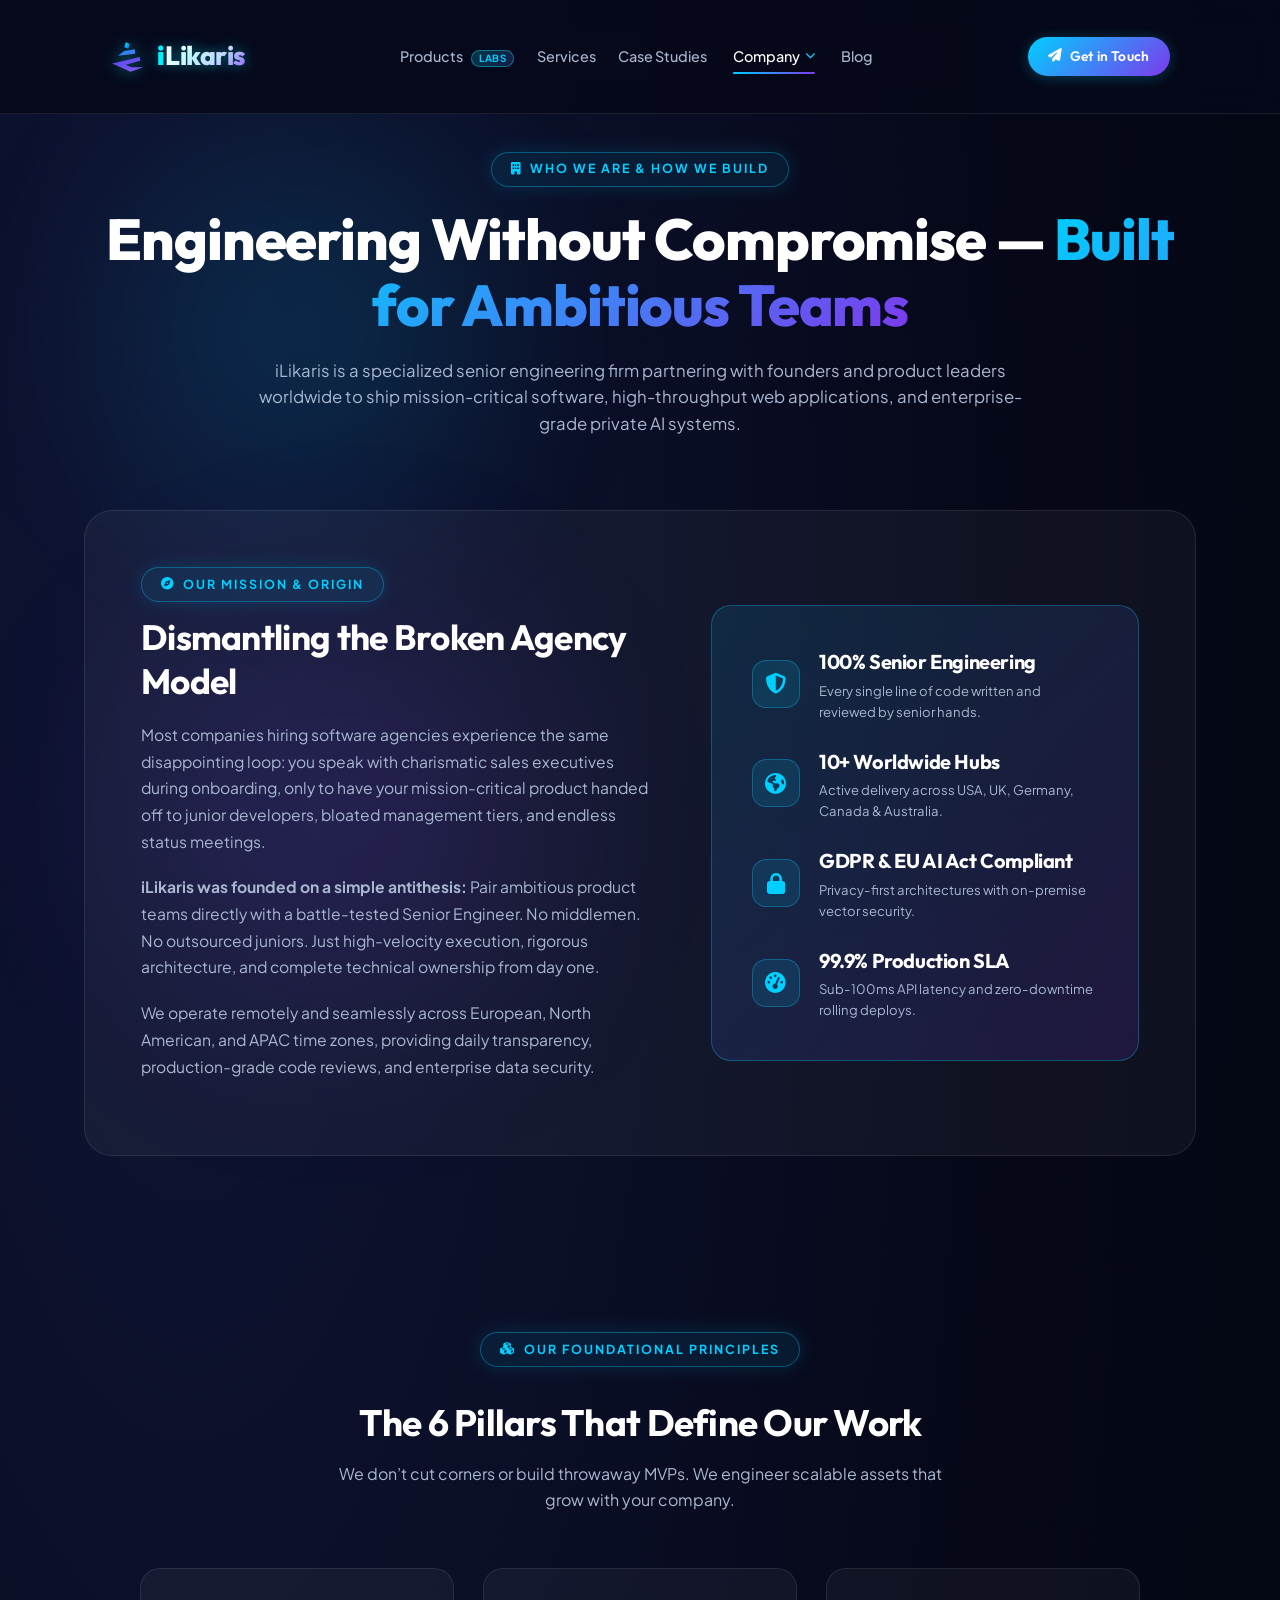
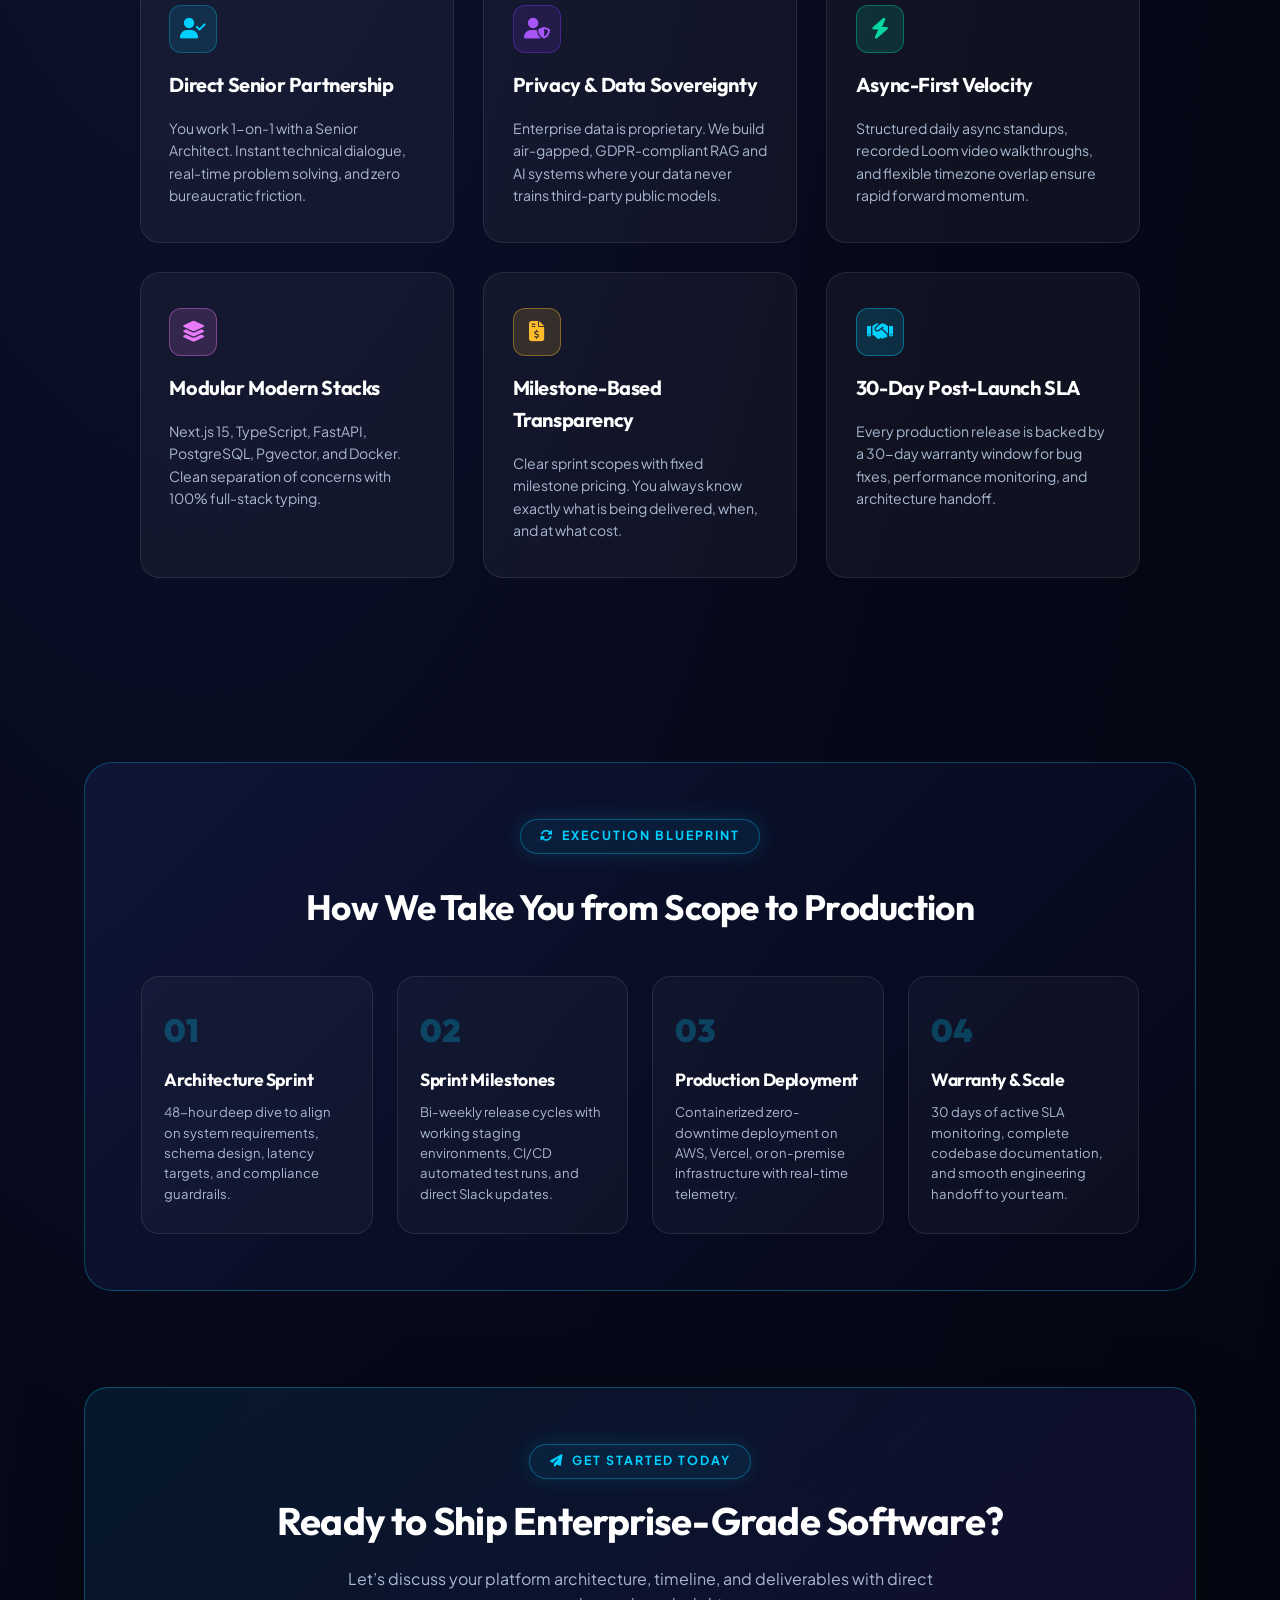
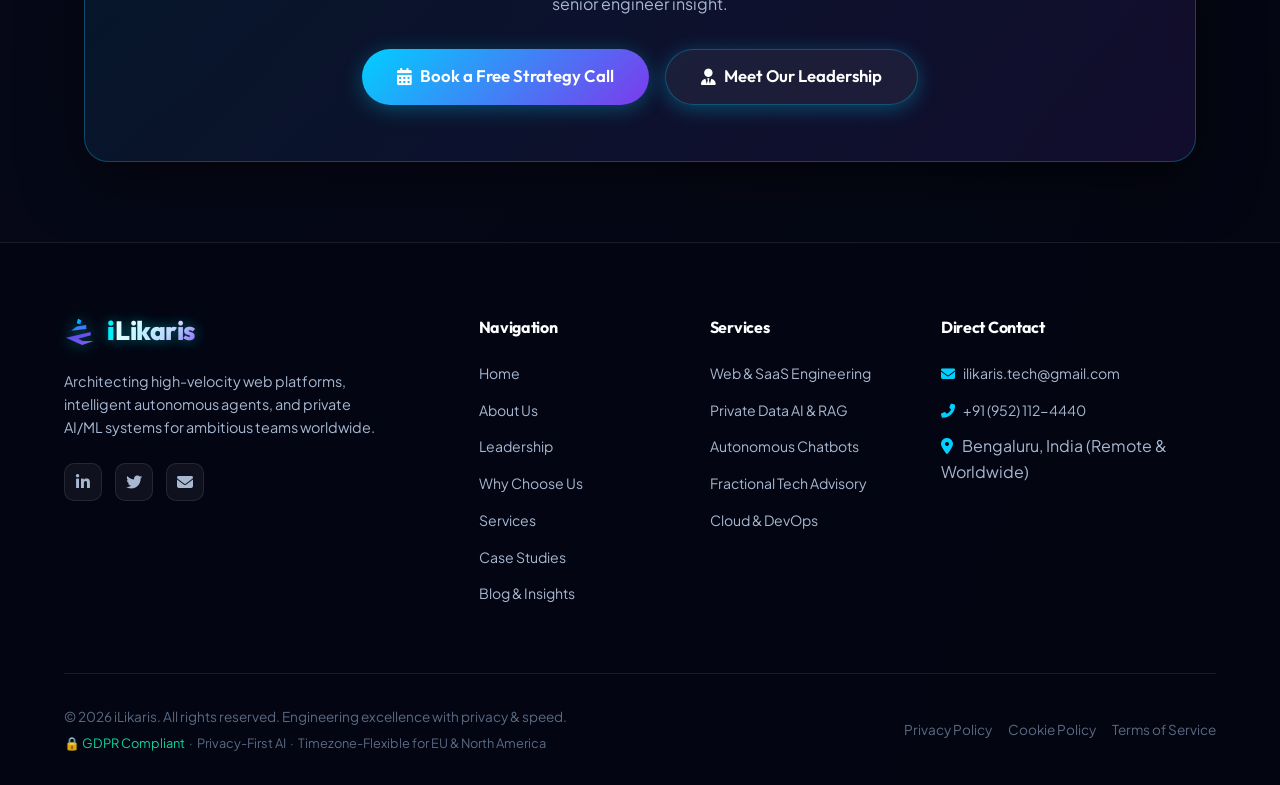
<file: about.html>
<!DOCTYPE html>
<html lang="en">

<head>
    <meta charset="UTF-8">
    <meta name="viewport" content="width=device-width, initial-scale=1.0">
    <meta name="referrer" content="strict-origin-when-cross-origin">
    <meta name="robots" content="index, follow, max-image-preview:large, max-snippet:-1, max-video-preview:-1">
    <meta name="theme-color" content="#060818">
    <meta name="author" content="Sourabh Sharma">
    <title>About Us | iLikaris — Senior Full-Stack & AI Engineering Firm</title>
    <meta name="description"
        content="Learn about iLikaris: A boutique senior engineering practice partnering with ambitious product teams worldwide to ship private AI architectures and high-velocity web platforms.">
    <meta name="keywords"
        content="About iLikaris, AI engineering company, senior web engineers, bespoke software engineering, GDPR compliant AI, SaaS development">
    <link rel="icon" href="/favicon.ico" sizes="any">
    <link rel="icon" type="image/svg+xml" href="assets/favicon.svg">
    <link rel="icon" type="image/png" sizes="48x48" href="assets/favicon-48x48.png">
    <link rel="icon" type="image/png" sizes="96x96" href="assets/favicon-96x96.png">
    <link rel="icon" type="image/png" sizes="192x192" href="assets/favicon-192x192.png">
    <link rel="apple-touch-icon" sizes="180x180" href="assets/apple-touch-icon.png">
    <link rel="canonical" href="https://ilikaris.com/about.html">

    <!-- Open Graph / Social Sharing -->
    <meta property="og:type" content="website">
    <meta property="og:site_name" content="iLikaris">
    <meta property="og:title" content="About Us | iLikaris — Engineering Excellence With Speed">
    <meta property="og:description"
        content="Direct senior full-stack &amp; AI engineering. Learn about our mission, principles, and worldwide client track record.">
    <meta property="og:url" content="https://ilikaris.com/about.html">
    <meta property="og:image" content="https://ilikaris.com/og-image.png">
    <meta property="og:image:secure_url" content="https://ilikaris.com/og-image.png">
    <meta property="og:image:width" content="1200">
    <meta property="og:image:height" content="630">
    <meta property="og:image:alt" content="About iLikaris — Engineering Excellence With Speed">

    <!-- Twitter Card -->
    <meta name="twitter:card" content="summary_large_image">
    <meta name="twitter:site" content="@ilikaris">
    <meta name="twitter:creator" content="@ilikaris">
    <meta name="twitter:title" content="About Us | iLikaris — Engineering Excellence With Speed">
    <meta name="twitter:description"
        content="Direct senior full-stack &amp; AI engineering. Learn about our mission, principles, and client track record.">
    <meta name="twitter:image" content="https://ilikaris.com/og-image.png">

    <!-- Google Fonts & Preconnect -->
    <link rel="preconnect" href="https://fonts.googleapis.com">
    <link rel="preconnect" href="https://fonts.gstatic.com" crossorigin>
    <link rel="dns-prefetch" href="https://cdnjs.cloudflare.com">
    <link
        href="https://fonts.googleapis.com/css2?family=Outfit:wght@300;400;500;600;700;800;900&family=Plus+Jakarta+Sans:wght@300;400;500;600;700&family=Space+Grotesk:wght@500;700&display=swap"
        rel="stylesheet">

    <!-- Font Awesome -->
    <link rel="stylesheet" href="https://cdnjs.cloudflare.com/ajax/libs/font-awesome/6.4.0/css/all.min.css" integrity="sha512-iecdLmaskl7CVkqkXNQ/ZH/XLlvWZOJyj7Yy7tcenmpD1ypASozpmT/E0iPtmFIB46ZmdtAc9eNBvH0H/ZpiBw==" crossorigin="anonymous" referrerpolicy="no-referrer">

    <!-- Master Stylesheet (Modular & Cacheable) -->
    <link rel="stylesheet" href="assets/css/style.css">

    <!-- JSON-LD Breadcrumb & AboutPage Schema -->
    <script type="application/ld+json">
    {
        "@context": "https://schema.org",
        "@graph": [
            {
                "@type": "AboutPage",
                "@id": "https://ilikaris.com/about.html",
                "url": "https://ilikaris.com/about.html",
                "name": "About Us | iLikaris — Senior Full-Stack & AI Engineering Firm",
                "description": "Learn about iLikaris: A boutique senior engineering practice partnering with ambitious product teams worldwide.",
                "isPartOf": {
                    "@type": "WebSite",
                    "url": "https://ilikaris.com",
                    "name": "iLikaris"
                }
            },
            {
                "@type": "BreadcrumbList",
                "itemListElement": [
                    {
                        "@type": "ListItem",
                        "position": 1,
                        "name": "Home",
                        "item": "https://ilikaris.com/"
                    },
                    {
                        "@type": "ListItem",
                        "position": 2,
                        "name": "About Us",
                        "item": "https://ilikaris.com/about.html"
                    }
                ]
            }
        ]
    }
    </script>

    <style>
        :root {
            --bg-primary: #060818;
            --bg-secondary: #0c1129;
            --bg-card: rgba(255, 255, 255, 0.045);
            --bg-card-hover: rgba(255, 255, 255, 0.09);
            --accent-cyan: #00cfff;
            --accent-purple: #7c3aed;
            --accent-pink: #e879f9;
            --accent-teal: #06d6a0;
            --text-primary: #ffffff;
            --text-secondary: #a8b8d0;
            --text-muted: #5a6a82;
            --border-glow: rgba(0, 207, 255, 0.3);
            --border-subtle: rgba(255, 255, 255, 0.09);
            --gradient-brand: linear-gradient(135deg, #00cfff 0%, #7c3aed 100%);
            --gradient-accent: linear-gradient(135deg, #00f5ff 0%, #7c3aed 50%, #e879f9 100%);
            --shadow-neon: 0 0 30px rgba(0, 207, 255, 0.3), 0 0 60px rgba(124, 58, 237, 0.15);
            --transition: all 0.3s cubic-bezier(0.16, 1, 0.3, 1);
        }

        * {
            margin: 0;
            padding: 0;
            box-sizing: border-box;
            scroll-behavior: smooth;
        }

        body {
            font-family: 'Plus Jakarta Sans', -apple-system, BlinkMacSystemFont, sans-serif;
            background: radial-gradient(ellipse at 15% 15%, #0f1535 0%, var(--bg-primary) 55%, #030610 100%);
            color: var(--text-primary);
            overflow-x: hidden;
            line-height: 1.6;
            min-height: 100vh;
        }

        h1, h2, h3, h4 {
            font-family: 'Outfit', sans-serif;
            letter-spacing: -0.02em;
        }

        .gradient-text {
            background: var(--gradient-brand);
            -webkit-background-clip: text;
            -webkit-text-fill-color: transparent;
        }

        .container {
            max-width: 1240px;
            margin: 0 auto;
            padding: 0 5%;
        }

        /* Ambient Glow */
        .glow-orb {
            position: fixed;
            border-radius: 50%;
            filter: blur(100px);
            opacity: 0.22;
            pointer-events: none;
            z-index: -1;
        }

        .glow-orb-1 {
            top: 10%;
            left: 5%;
            width: 480px;
            height: 480px;
            background: radial-gradient(circle, #00cfff 0%, transparent 70%);
        }

        .glow-orb-2 {
            top: 60%;
            right: 5%;
            width: 550px;
            height: 550px;
            background: radial-gradient(circle, #7c3aed 0%, transparent 70%);
        }

        /* Navigation Header */
        header {
            background: rgba(7, 9, 25, 0.85);
            backdrop-filter: blur(16px);
            -webkit-backdrop-filter: blur(16px);
            padding: 1.1rem 5%;
            position: fixed;
            width: 100%;
            top: 0;
            z-index: 1000;
            border-bottom: 1px solid var(--border-subtle);
            transition: var(--transition);
        }

        header.scrolled {
            box-shadow: 0 10px 30px rgba(0, 0, 0, 0.6);
            border-bottom-color: rgba(0, 212, 255, 0.2);
            padding: 0.85rem 5%;
            background: rgba(6, 8, 24, 0.95);
        }

        nav {
            display: flex;
            justify-content: space-between;
            align-items: center;
            max-width: 1300px;
            margin: 0 auto;
        }

        .logo {
            display: inline-flex;
            align-items: center;
            gap: 0.7rem;
            text-decoration: none;
            cursor: pointer;
            transition: var(--transition);
        }

        .logo:hover {
            transform: translateY(-2px);
        }

        .logo-mark {
            flex-shrink: 0;
            filter: drop-shadow(0 0 8px rgba(0, 242, 254, 0.45));
            transition: transform 0.35s cubic-bezier(0.16, 1, 0.3, 1), filter 0.35s ease;
        }

        .logo:hover .logo-mark {
            transform: rotate(-3deg) scale(1.08);
            filter: drop-shadow(0 0 16px rgba(0, 242, 254, 0.75)) drop-shadow(0 0 25px rgba(139, 92, 246, 0.5));
        }

        .logo-text {
            font-family: 'Outfit', sans-serif;
            font-weight: 900;
            font-size: 1.65rem;
            letter-spacing: -0.6px;
            color: #00f2fe;
            text-shadow: 0 0 14px rgba(0, 242, 254, 0.45);
            line-height: 1;
            display: inline-flex;
            align-items: baseline;
        }

        .logo-text-gradient {
            font-weight: 800;
            background: linear-gradient(135deg, #ffffff 25%, #e9d5ff 65%, #a855f7 100%);
            -webkit-background-clip: text;
            -webkit-text-fill-color: transparent;
            background-clip: text;
            letter-spacing: -0.5px;
            margin-left: 0.5px;
        }

        .nav-links {
            display: flex;
            gap: 1.4rem;
            list-style: none;
            align-items: center;
        }

        .mobile-only-cta {
            display: none;
        }

        .nav-links a {
            color: var(--text-secondary);
            text-decoration: none;
            font-size: 0.9rem;
            font-weight: 500;
            transition: var(--transition);
            position: relative;
            padding: 0.4rem 0;
            white-space: nowrap;
        }

        .nav-links a:hover,
        .nav-links a.active {
            color: #ffffff;
        }

        .nav-links a.nav-item::after {
            content: '';
            position: absolute;
            bottom: 0;
            left: 0;
            width: 0;
            height: 2px;
            background: var(--gradient-brand);
            transition: width 0.3s ease;
            border-radius: 2px;
        }

        .nav-links a.nav-item:hover::after,
        .nav-links a.nav-item.active::after {
            width: 100%;
        }

        /* Dropdown Navigation */
        .nav-dropdown {
            position: relative;
            display: inline-flex;
            align-items: center;
            padding: 0.4rem 0.2rem;
        }

        .dropdown-toggle {
            display: inline-flex;
            align-items: center;
            gap: 0.35rem;
            cursor: pointer;
        }

        .dropdown-toggle i {
            font-size: 0.65rem;
            transition: transform 0.3s ease;
            color: var(--accent-cyan);
        }

        .nav-dropdown:hover .dropdown-toggle i,
        .nav-dropdown.active .dropdown-toggle i {
            transform: rotate(180deg);
        }

        .dropdown-menu {
            position: absolute;
            top: calc(100% + 4px);
            left: 50%;
            transform: translateX(-50%) translateY(6px);
            background: rgba(8, 12, 34, 0.97);
            backdrop-filter: blur(20px);
            -webkit-backdrop-filter: blur(20px);
            border: 1px solid var(--border-glow);
            border-radius: 18px;
            padding: 0.6rem;
            min-width: 270px;
            box-shadow: 0 20px 50px rgba(0, 0, 0, 0.75), 0 0 25px rgba(0, 207, 255, 0.15);
            opacity: 0;
            visibility: hidden;
            pointer-events: none;
            transition: opacity 0.2s ease, transform 0.2s ease, visibility 0.2s;
            z-index: 1000;
            display: flex;
            flex-direction: column;
            gap: 0.3rem;
        }

        /* Seamless Invisible Hover Bridge (prevents vanishing on diagonal movement) */
        .dropdown-menu::before {
            content: '';
            position: absolute;
            top: -24px;
            left: -25px;
            right: -25px;
            height: 30px;
            background: transparent;
            z-index: 1;
        }

        /* Top arrow indicator */
        .dropdown-menu::after {
            content: '';
            position: absolute;
            bottom: 100%;
            left: 50%;
            transform: translateX(-50%);
            border: 6px solid transparent;
            border-bottom-color: rgba(0, 207, 255, 0.4);
            pointer-events: none;
        }

        .nav-dropdown:hover .dropdown-menu,
        .nav-dropdown:focus-within .dropdown-menu {
            opacity: 1;
            visibility: visible;
            pointer-events: auto;
            transform: translateX(-50%) translateY(0);
        }

        .dropdown-item {
            display: flex !important;
            align-items: center;
            gap: 0.75rem;
            padding: 0.65rem 0.85rem !important;
            border-radius: 12px;
            text-decoration: none;
            transition: var(--transition);
            background: transparent;
            width: 100%;
        }

        .dropdown-item:hover {
            background: rgba(0, 207, 255, 0.08) !important;
            transform: translateX(3px);
        }

        .dropdown-item-icon {
            width: 32px;
            height: 32px;
            border-radius: 8px;
            background: rgba(0, 207, 255, 0.1);
            border: 1px solid rgba(0, 207, 255, 0.25);
            display: flex;
            align-items: center;
            justify-content: center;
            color: var(--accent-cyan);
            font-size: 0.85rem;
            flex-shrink: 0;
        }

        .dropdown-item:nth-child(2) .dropdown-item-icon {
            background: rgba(124, 58, 237, 0.12);
            border-color: rgba(124, 58, 237, 0.3);
            color: #a855f7;
        }

        .dropdown-item:nth-child(3) .dropdown-item-icon {
            background: rgba(6, 214, 160, 0.12);
            border-color: rgba(6, 214, 160, 0.3);
            color: #06d6a0;
        }

        .dropdown-item:nth-child(4) .dropdown-item-icon {
            background: rgba(232, 121, 249, 0.12);
            border-color: rgba(232, 121, 249, 0.3);
            color: #e879f9;
        }

        .dropdown-item-text {
            display: flex;
            flex-direction: column;
            text-align: left;
        }

        .dropdown-item-title {
            font-size: 0.88rem;
            font-weight: 700;
            color: #ffffff !important;
            font-family: 'Outfit', sans-serif;
            line-height: 1.2;
        }

        .dropdown-item-desc {
            font-size: 0.72rem;
            color: var(--text-muted) !important;
            line-height: 1.3;
        }

        .dropdown-item:hover .dropdown-item-title {
            color: var(--accent-cyan) !important;
        }

        .header-actions {
            display: flex;
            align-items: center;
            gap: 1rem;
        }

        .cta-button {
            display: inline-flex;
            align-items: center;
            gap: 0.5rem;
            background: var(--gradient-brand);
            color: #fff;
            padding: 0.65rem 1.4rem;
            border-radius: 30px;
            font-weight: 600;
            font-size: 0.88rem;
            text-decoration: none;
            transition: var(--transition);
            box-shadow: 0 4px 20px rgba(0, 207, 255, 0.3);
            border: none;
            cursor: pointer;
        }

        .cta-button:hover {
            transform: translateY(-2px);
            box-shadow: 0 8px 30px rgba(0, 207, 255, 0.45);
        }

        .mobile-menu-toggle {
            display: none;
            background: transparent;
            border: none;
            color: #fff;
            font-size: 1.4rem;
            cursor: pointer;
        }

        .mobile-only-cta {
            display: none;
        }

        /* Hero Section */
        .page-hero {
            padding: 9.5rem 0 4.5rem;
            text-align: center;
        }

        .section-pill {
            display: inline-flex;
            align-items: center;
            gap: 0.5rem;
            background: rgba(0, 207, 255, 0.08);
            border: 1px solid rgba(0, 207, 255, 0.35);
            color: var(--accent-cyan);
            padding: 0.4rem 1.2rem;
            border-radius: 30px;
            font-size: 0.78rem;
            font-weight: 700;
            letter-spacing: 2px;
            text-transform: uppercase;
            margin-bottom: 1.2rem;
            box-shadow: 0 0 20px rgba(0, 207, 255, 0.15);
        }

        .page-hero h1 {
            font-size: clamp(2.4rem, 4.5vw, 4rem);
            font-weight: 800;
            line-height: 1.15;
            margin-bottom: 1.2rem;
        }

        .page-hero p {
            font-size: clamp(1.05rem, 1.3vw, 1.25rem);
            color: var(--text-secondary);
            max-width: 780px;
            margin: 0 auto;
            line-height: 1.6;
        }

        /* Story & Mission Section */
        .story-section {
            display: grid;
            grid-template-columns: 1.2fr 1fr;
            gap: 3.5rem;
            align-items: center;
            margin-bottom: 5.5rem;
            background: var(--bg-card);
            border: 1px solid var(--border-subtle);
            border-radius: 28px;
            padding: 3.5rem;
        }

        .story-content h2 {
            font-size: 2.2rem;
            margin-bottom: 1.2rem;
            line-height: 1.25;
        }

        .story-content p {
            color: var(--text-secondary);
            font-size: 0.98rem;
            line-height: 1.7;
            margin-bottom: 1.2rem;
        }

        .story-visual {
            background: linear-gradient(135deg, rgba(0, 207, 255, 0.1) 0%, rgba(124, 58, 237, 0.15) 100%);
            border: 1px solid var(--border-glow);
            border-radius: 20px;
            padding: 2.5rem;
            display: flex;
            flex-direction: column;
            gap: 1.5rem;
        }

        .story-stat-box {
            display: flex;
            align-items: center;
            gap: 1.2rem;
        }

        .stat-icon-wrap {
            width: 48px;
            height: 48px;
            border-radius: 14px;
            background: rgba(0, 207, 255, 0.12);
            border: 1px solid var(--border-glow);
            display: flex;
            align-items: center;
            justify-content: center;
            color: var(--accent-cyan);
            font-size: 1.3rem;
            flex-shrink: 0;
        }

        .stat-meta h4 {
            font-size: 1.25rem;
            color: #fff;
            margin-bottom: 0.1rem;
        }

        .stat-meta p {
            font-size: 0.82rem;
            color: var(--text-secondary);
            margin: 0;
        }

        /* Pillars Grid */
        .pillars-section {
            margin-bottom: 6rem;
        }

        .section-header {
            text-align: center;
            margin-bottom: 3.5rem;
        }

        .section-header h2 {
            font-size: 2.3rem;
            margin-top: 0.5rem;
        }

        .section-header p {
            color: var(--text-secondary);
            max-width: 620px;
            margin: 0.5rem auto 0;
            font-size: 1rem;
        }

        .pillars-grid {
            display: grid;
            grid-template-columns: repeat(3, 1fr);
            gap: 1.8rem;
        }

        .pillar-card {
            background: var(--bg-card);
            border: 1px solid var(--border-subtle);
            border-radius: 20px;
            padding: 2.2rem 1.8rem;
            transition: var(--transition);
            position: relative;
            overflow: hidden;
            display: flex;
            flex-direction: column;
            gap: 1rem;
        }

        .pillar-card:hover {
            border-color: var(--border-glow);
            background: var(--bg-card-hover);
            transform: translateY(-5px);
            box-shadow: 0 16px 40px rgba(0, 207, 255, 0.15);
        }

        .pillar-icon {
            width: 48px;
            height: 48px;
            border-radius: 12px;
            background: rgba(0, 207, 255, 0.12);
            border: 1px solid rgba(0, 207, 255, 0.3);
            display: flex;
            align-items: center;
            justify-content: center;
            color: var(--accent-cyan);
            font-size: 1.3rem;
        }

        .pillar-card:nth-child(2) .pillar-icon {
            background: rgba(124, 58, 237, 0.15);
            border-color: rgba(124, 58, 237, 0.4);
            color: #a855f7;
        }

        .pillar-card:nth-child(3) .pillar-icon {
            background: rgba(6, 214, 160, 0.15);
            border-color: rgba(6, 214, 160, 0.4);
            color: #06d6a0;
        }

        .pillar-card:nth-child(4) .pillar-icon {
            background: rgba(232, 121, 249, 0.15);
            border-color: rgba(232, 121, 249, 0.4);
            color: #e879f9;
        }

        .pillar-card:nth-child(5) .pillar-icon {
            background: rgba(255, 189, 46, 0.15);
            border-color: rgba(255, 189, 46, 0.4);
            color: #ffbd2e;
        }

        .pillar-card:nth-child(6) .pillar-icon {
            background: rgba(0, 207, 255, 0.15);
            border-color: rgba(0, 207, 255, 0.4);
            color: var(--accent-cyan);
        }

        .pillar-card h3 {
            font-size: 1.25rem;
            color: #fff;
        }

        .pillar-card p {
            color: var(--text-secondary);
            font-size: 0.88rem;
            line-height: 1.6;
        }

        /* Work Model / Collaboration */
        .work-model-section {
            background: linear-gradient(135deg, rgba(16, 24, 60, 0.8) 0%, rgba(6, 8, 24, 0.95) 100%);
            border: 1px solid var(--border-glow);
            border-radius: 28px;
            padding: 3.5rem;
            margin-bottom: 6rem;
        }

        .work-steps-grid {
            display: grid;
            grid-template-columns: repeat(4, 1fr);
            gap: 1.5rem;
            margin-top: 2.5rem;
        }

        .work-step-card {
            background: rgba(255, 255, 255, 0.03);
            border: 1px solid var(--border-subtle);
            border-radius: 18px;
            padding: 1.8rem 1.4rem;
            position: relative;
        }

        .step-num {
            font-family: 'Outfit', sans-serif;
            font-size: 2rem;
            font-weight: 900;
            color: rgba(0, 207, 255, 0.25);
            margin-bottom: 0.6rem;
        }

        .work-step-card h4 {
            font-size: 1.1rem;
            color: #fff;
            margin-bottom: 0.5rem;
        }

        .work-step-card p {
            font-size: 0.82rem;
            color: var(--text-secondary);
            line-height: 1.55;
        }

        /* CTA Banner */
        .cta-banner {
            background: linear-gradient(135deg, rgba(0, 207, 255, 0.08) 0%, rgba(124, 58, 237, 0.12) 100%);
            border: 1px solid var(--border-glow);
            border-radius: 24px;
            padding: 3.5rem 5%;
            text-align: center;
            margin-bottom: 5rem;
            box-shadow: 0 20px 60px rgba(0, 0, 0, 0.5);
        }

        .cta-banner h2 {
            font-size: clamp(1.8rem, 3vw, 2.5rem);
            margin-bottom: 0.8rem;
        }

        .cta-banner p {
            color: var(--text-secondary);
            max-width: 620px;
            margin: 0 auto 2rem;
            font-size: 1rem;
        }

        /* Footer */
        footer {
            background: rgba(4, 6, 18, 0.95);
            border-top: 1px solid var(--border-subtle);
            padding: 4.5rem 5% 2rem;
        }

        .footer-grid {
            display: grid;
            grid-template-columns: 2fr 1fr 1fr 1.5fr;
            gap: 3rem;
            max-width: 1240px;
            margin: 0 auto 3.5rem;
        }

        .footer-brand p {
            color: var(--text-secondary);
            font-size: 0.9rem;
            margin: 1rem 0 1.5rem;
            max-width: 320px;
            line-height: 1.6;
        }

        .footer-socials {
            display: flex;
            gap: 0.8rem;
        }

        .social-btn {
            width: 38px;
            height: 38px;
            border-radius: 10px;
            background: rgba(255, 255, 255, 0.05);
            border: 1px solid var(--border-subtle);
            display: flex;
            align-items: center;
            justify-content: center;
            color: var(--text-secondary);
            text-decoration: none;
            transition: var(--transition);
        }

        .social-btn:hover {
            color: var(--accent-cyan);
            border-color: var(--accent-cyan);
            background: rgba(0, 207, 255, 0.1);
            transform: translateY(-3px);
        }

        .footer-links h4 {
            font-size: 1rem;
            margin-bottom: 1.2rem;
            color: #fff;
        }

        .footer-links ul {
            list-style: none;
        }

        .footer-links ul li {
            margin-bottom: 0.7rem;
        }

        .footer-links ul li a {
            color: var(--text-secondary);
            text-decoration: none;
            font-size: 0.88rem;
            transition: var(--transition);
        }

        .footer-links ul li a:hover {
            color: var(--accent-cyan);
            padding-left: 4px;
        }

        .footer-bottom {
            max-width: 1240px;
            margin: 0 auto;
            border-top: 1px solid var(--border-subtle);
            padding-top: 2rem;
            display: flex;
            justify-content: space-between;
            align-items: center;
            color: var(--text-muted);
            font-size: 0.85rem;
            flex-wrap: wrap;
            gap: 1rem;
        }

        /* Mobile Responsive */
        @media (max-width: 1024px) {
            .story-section {
                grid-template-columns: 1fr;
                padding: 2.5rem;
            }

            .pillars-grid {
                grid-template-columns: repeat(2, 1fr);
            }

            .work-steps-grid {
                grid-template-columns: repeat(2, 1fr);
            }

            .footer-grid {
                grid-template-columns: 1fr 1fr;
            }
        }

        @media (max-width: 768px) {
            .mobile-menu-toggle,
            .mobile-toggle {
                display: flex !important;
                align-items: center;
                justify-content: center;
                width: 42px;
                height: 42px;
                border-radius: 12px;
                background: rgba(0, 207, 255, 0.08);
                border: 1px solid rgba(0, 207, 255, 0.25);
                color: var(--accent-cyan);
                font-size: 1.2rem;
                cursor: pointer;
            }

            .nav-links {
                position: fixed;
                top: 0;
                right: -100%;
                width: 86%;
                max-width: 340px;
                height: 100vh;
                height: 100dvh;
                background: rgba(6, 9, 26, 0.97);
                backdrop-filter: blur(24px);
                -webkit-backdrop-filter: blur(24px);
                flex-direction: column;
                justify-content: flex-start;
                align-items: stretch;
                gap: 0.35rem;
                padding: 5rem 1.5rem 2.5rem;
                transition: right 0.35s cubic-bezier(0.16, 1, 0.3, 1);
                border-left: 1px solid rgba(0, 207, 255, 0.2);
                box-shadow: -15px 0 45px rgba(0, 0, 0, 0.85);
                z-index: 2000;
                overflow-y: auto;
                -webkit-overflow-scrolling: touch;
            }

            .nav-links.active {
                right: 0;
            }

            .nav-dropdown {
                width: 100%;
                flex-direction: column;
                align-items: flex-start;
            }

            .dropdown-menu {
                position: static;
                transform: none;
                opacity: 1;
                visibility: visible;
                pointer-events: auto;
                background: rgba(255, 255, 255, 0.03);
                border: 1px solid var(--border-subtle);
                width: 100%;
                margin-top: 0.4rem;
                padding: 0.4rem;
                box-shadow: none;
            }

            .dropdown-menu::before {
                display: none;
            }

            .mobile-only-cta {
                display: block;
            }

            .header-cta-desktop {
                display: none;
            }

            .pillars-grid, .work-steps-grid {
                grid-template-columns: 1fr;
            }

            .footer-grid {
                grid-template-columns: 1fr;
            }
        }
    </style>
</head>

<body>
    <!-- Ambient Glow Effects -->
    <div class="glow-orb glow-orb-1"></div>
    <div class="glow-orb glow-orb-2"></div>

    <!-- Header Navigation -->
    <header id="mainHeader">
        <nav>
            <a href="index.html#home" class="logo" aria-label="iLikaris Home">
                <svg class="logo-mark" viewBox="0 0 100 100" width="36" height="36" fill="none" xmlns="http://www.w3.org/2000/svg">
                    <defs>
                        <linearGradient id="navTopPiece" x1="0%" y1="0%" x2="100%" y2="100%">
                            <stop offset="0%" stop-color="#00f2fe" />
                            <stop offset="100%" stop-color="#0066ff" />
                        </linearGradient>
                        <linearGradient id="navMidPiece" x1="0%" y1="0%" x2="100%" y2="100%">
                            <stop offset="0%" stop-color="#00a2ff" />
                            <stop offset="100%" stop-color="#6366f1" />
                        </linearGradient>
                        <linearGradient id="navBotPiece" x1="0%" y1="0%" x2="100%" y2="100%">
                            <stop offset="0%" stop-color="#4f46e5" />
                            <stop offset="100%" stop-color="#8b5cf6" />
                        </linearGradient>
                    </defs>
                    <polygon points="44,12 55,17 51,30 40,26" fill="url(#navTopPiece)" />
                    <polygon points="40,36 69,31 70,44 22,49" fill="url(#navMidPiece)" />
                    <polygon points="6,71 83,53 84,63 44,74 59,81 93,81 57,94 6,71" fill="url(#navBotPiece)" />
                </svg>
                <span class="logo-text">i<span class="logo-text-gradient">Likaris</span></span>
            </a>

            <ul class="nav-links" id="navLinks">
                <li><a href="products.html" class="nav-item">Products <span class="nav-labs-pill">Labs</span></a></li>
                <li><a href="index.html#services" class="nav-item">Services</a></li>
                <li><a href="index.html#portfolio" class="nav-item">Case Studies</a></li>
                <li class="nav-dropdown">
                    <a href="about.html" class="nav-item dropdown-toggle active">
                        Company <i class="fas fa-chevron-down"></i>
                    </a>
                    <div class="dropdown-menu">
                        <a href="about.html" class="dropdown-item">
                            <div class="dropdown-item-icon"><i class="fas fa-building"></i></div>
                            <div class="dropdown-item-text">
                                <span class="dropdown-item-title">About Us</span>
                                <span class="dropdown-item-desc">Mission, values &amp; story</span>
                            </div>
                        </a>
                        <a href="leadership.html" class="dropdown-item">
                            <div class="dropdown-item-icon"><i class="fas fa-user-tie"></i></div>
                            <div class="dropdown-item-text">
                                <span class="dropdown-item-title">Leadership</span>
                                <span class="dropdown-item-desc">Founder &amp; CEO profile</span>
                            </div>
                        </a>
                        <a href="why-choose-us.html" class="dropdown-item">
                            <div class="dropdown-item-icon"><i class="fas fa-award"></i></div>
                            <div class="dropdown-item-text">
                                <span class="dropdown-item-title">Why Choose Us</span>
                                <span class="dropdown-item-desc">Senior 1-on-1 vs agencies</span>
                            </div>
                        </a>
                        <a href="index.html#tech-stack" class="dropdown-item" onclick="closeMobileMenu()">
                            <div class="dropdown-item-icon"><i class="fas fa-layer-group"></i></div>
                            <div class="dropdown-item-text">
                                <span class="dropdown-item-title">Tech Stack</span>
                                <span class="dropdown-item-desc">Modern architecture &amp; tools</span>
                            </div>
                        </a>
                        <a href="index.html#engagement" class="dropdown-item" onclick="closeMobileMenu()">
                            <div class="dropdown-item-icon"><i class="fas fa-handshake"></i></div>
                            <div class="dropdown-item-text">
                                <span class="dropdown-item-title">Engagement Models</span>
                                <span class="dropdown-item-desc">Sprint &amp; retainer packages</span>
                            </div>
                        </a>
                        <a href="index.html#global-reach" class="dropdown-item">
                            <div class="dropdown-item-icon"><i class="fas fa-globe"></i></div>
                            <div class="dropdown-item-text">
                                <span class="dropdown-item-title">Global Reach</span>
                                <span class="dropdown-item-desc">10+ countries &amp; timezones</span>
                            </div>
                        </a>
                    </div>
                </li>
                <li><a href="blog.html" class="nav-item">Blog</a></li>
                <li class="mobile-only-cta">
                    <a href="index.html#contact" class="cta-button" style="width: 100%; justify-content: center;">
                        <i class="fas fa-paper-plane"></i> Get in Touch
                    </a>
                </li>
            </ul>

            <div class="header-actions">
                <a href="index.html#contact" class="cta-button header-cta-desktop">
                    <i class="fas fa-paper-plane"></i> Get in Touch
                </a>
                <button class="mobile-menu-toggle" id="menuToggle" aria-label="Toggle Menu" onclick="toggleMobileMenu()">
                    <i class="fas fa-bars"></i>
                </button>
            </div>
        </nav>
    </header>

    <!-- Main Content Container -->
    <main class="container">
        <!-- Hero Header -->
        <section class="page-hero">
            <div class="section-pill">
                <i class="fas fa-building"></i>
                <span>WHO WE ARE &amp; HOW WE BUILD</span>
            </div>
            <h1>Engineering Without Compromise &mdash; <span class="gradient-text">Built for Ambitious Teams</span></h1>
            <p>
                iLikaris is a specialized senior engineering firm partnering with founders and product leaders worldwide to ship mission-critical software, high-throughput web applications, and enterprise-grade private AI systems.
            </p>
        </section>

        <!-- Our Story & Why We Exist -->
        <section class="story-section">
            <div class="story-content">
                <div class="section-pill" style="margin-bottom: 0.8rem;">
                    <i class="fas fa-compass"></i>
                    <span>OUR MISSION &amp; ORIGIN</span>
                </div>
                <h2>Dismantling the Broken Agency Model</h2>
                <p>
                    Most companies hiring software agencies experience the same disappointing loop: you speak with charismatic sales executives during onboarding, only to have your mission-critical product handed off to junior developers, bloated management tiers, and endless status meetings.
                </p>
                <p>
                    <strong>iLikaris was founded on a simple antithesis:</strong> Pair ambitious product teams directly with a battle-tested Senior Engineer. No middlemen. No outsourced juniors. Just high-velocity execution, rigorous architecture, and complete technical ownership from day one.
                </p>
                <p>
                    We operate remotely and seamlessly across European, North American, and APAC time zones, providing daily transparency, production-grade code reviews, and enterprise data security.
                </p>
            </div>

            <div class="story-visual">
                <div class="story-stat-box">
                    <div class="stat-icon-wrap"><i class="fas fa-shield-alt"></i></div>
                    <div class="stat-meta">
                        <h4>100% Senior Engineering</h4>
                        <p>Every single line of code written and reviewed by senior hands.</p>
                    </div>
                </div>

                <div class="story-stat-box">
                    <div class="stat-icon-wrap"><i class="fas fa-globe-americas"></i></div>
                    <div class="stat-meta">
                        <h4>10+ Worldwide Hubs</h4>
                        <p>Active delivery across USA, UK, Germany, Canada &amp; Australia.</p>
                    </div>
                </div>

                <div class="story-stat-box">
                    <div class="stat-icon-wrap"><i class="fas fa-lock"></i></div>
                    <div class="stat-meta">
                        <h4>GDPR &amp; EU AI Act Compliant</h4>
                        <p>Privacy-first architectures with on-premise vector security.</p>
                    </div>
                </div>

                <div class="story-stat-box">
                    <div class="stat-icon-wrap"><i class="fas fa-tachometer-alt"></i></div>
                    <div class="stat-meta">
                        <h4>99.9% Production SLA</h4>
                        <p>Sub-100ms API latency and zero-downtime rolling deploys.</p>
                    </div>
                </div>
            </div>
        </section>

        <!-- Core Engineering Pillars -->
        <section class="pillars-section">
            <div class="section-header">
                <div class="section-pill">
                    <i class="fas fa-cubes"></i>
                    <span>OUR FOUNDATIONAL PRINCIPLES</span>
                </div>
                <h2>The 6 Pillars That Define Our Work</h2>
                <p>We don’t cut corners or build throwaway MVPs. We engineer scalable assets that grow with your company.</p>
            </div>

            <div class="pillars-grid">
                <div class="pillar-card">
                    <div class="pillar-icon"><i class="fas fa-user-check"></i></div>
                    <h3>Direct Senior Partnership</h3>
                    <p>You work 1-on-1 with a Senior Architect. Instant technical dialogue, real-time problem solving, and zero bureaucratic friction.</p>
                </div>

                <div class="pillar-card">
                    <div class="pillar-icon"><i class="fas fa-user-shield"></i></div>
                    <h3>Privacy &amp; Data Sovereignty</h3>
                    <p>Enterprise data is proprietary. We build air-gapped, GDPR-compliant RAG and AI systems where your data never trains third-party public models.</p>
                </div>

                <div class="pillar-card">
                    <div class="pillar-icon"><i class="fas fa-bolt"></i></div>
                    <h3>Async-First Velocity</h3>
                    <p>Structured daily async standups, recorded Loom video walkthroughs, and flexible timezone overlap ensure rapid forward momentum.</p>
                </div>

                <div class="pillar-card">
                    <div class="pillar-icon"><i class="fas fa-layer-group"></i></div>
                    <h3>Modular Modern Stacks</h3>
                    <p>Next.js 15, TypeScript, FastAPI, PostgreSQL, Pgvector, and Docker. Clean separation of concerns with 100% full-stack typing.</p>
                </div>

                <div class="pillar-card">
                    <div class="pillar-icon"><i class="fas fa-file-invoice-dollar"></i></div>
                    <h3>Milestone-Based Transparency</h3>
                    <p>Clear sprint scopes with fixed milestone pricing. You always know exactly what is being delivered, when, and at what cost.</p>
                </div>

                <div class="pillar-card">
                    <div class="pillar-icon"><i class="fas fa-handshake"></i></div>
                    <h3>30-Day Post-Launch SLA</h3>
                    <p>Every production release is backed by a 30-day warranty window for bug fixes, performance monitoring, and architecture handoff.</p>
                </div>
            </div>
        </section>

        <!-- How We Work / Engagement Model -->
        <section class="work-model-section">
            <div style="text-align: center;">
                <div class="section-pill">
                    <i class="fas fa-sync-alt"></i>
                    <span>EXECUTION BLUEPRINT</span>
                </div>
                <h2 style="font-size: 2.2rem; color: #fff; margin-top: 0.4rem;">How We Take You from Scope to Production</h2>
            </div>

            <div class="work-steps-grid">
                <div class="work-step-card">
                    <div class="step-num">01</div>
                    <h4>Architecture Sprint</h4>
                    <p>48-hour deep dive to align on system requirements, schema design, latency targets, and compliance guardrails.</p>
                </div>

                <div class="work-step-card">
                    <div class="step-num">02</div>
                    <h4>Sprint Milestones</h4>
                    <p>Bi-weekly release cycles with working staging environments, CI/CD automated test runs, and direct Slack updates.</p>
                </div>

                <div class="work-step-card">
                    <div class="step-num">03</div>
                    <h4>Production Deployment</h4>
                    <p>Containerized zero-downtime deployment on AWS, Vercel, or on-premise infrastructure with real-time telemetry.</p>
                </div>

                <div class="work-step-card">
                    <div class="step-num">04</div>
                    <h4>Warranty &amp; Scale</h4>
                    <p>30 days of active SLA monitoring, complete codebase documentation, and smooth engineering handoff to your team.</p>
                </div>
            </div>
        </section>

        <!-- CTA Banner -->
        <section class="cta-banner">
            <div class="section-pill" style="margin-bottom: 0.8rem;">
                <i class="fas fa-paper-plane"></i>
                <span>GET STARTED TODAY</span>
            </div>
            <h2>Ready to Ship Enterprise-Grade Software?</h2>
            <p>
                Let’s discuss your platform architecture, timeline, and deliverables with direct senior engineer insight.
            </p>
            <div style="display: flex; gap: 1rem; justify-content: center; flex-wrap: wrap;">
                <a href="index.html#contact" class="cta-button" style="padding: 0.85rem 2.2rem; font-size: 1.05rem;">
                    <i class="fas fa-calendar-alt"></i> Book a Free Strategy Call
                </a>
                <a href="leadership.html" class="cta-button" style="background: rgba(255,255,255,0.06); border: 1px solid var(--border-glow); padding: 0.85rem 2.2rem; font-size: 1.05rem;">
                    <i class="fas fa-user-tie"></i> Meet Our Leadership
                </a>
            </div>
        </section>
    </main>

    <!-- Footer -->
    <footer>
        <div class="footer-grid">
            <div class="footer-brand">
                <a href="index.html#home" class="logo" aria-label="iLikaris Home">
                    <svg class="logo-mark" viewBox="0 0 100 100" width="32" height="32" fill="none" xmlns="http://www.w3.org/2000/svg">
                        <polygon points="44,12 55,17 51,30 40,26" fill="url(#navTopPiece)" />
                        <polygon points="40,36 69,31 70,44 22,49" fill="url(#navMidPiece)" />
                        <polygon points="6,71 83,53 84,63 44,74 59,81 93,81 57,94 6,71" fill="url(#navBotPiece)" />
                    </svg>
                    <span class="logo-text">i<span class="logo-text-gradient">Likaris</span></span>
                </a>
                <p>
                    Architecting high-velocity web platforms, intelligent autonomous agents, and private AI/ML systems for ambitious teams worldwide.
                </p>
                <div class="footer-socials">
                    <a href="https://www.linkedin.com/company/ilikaris" target="_blank" rel="noopener noreferrer" class="social-btn" aria-label="LinkedIn"><i class="fab fa-linkedin-in"></i></a>
                    <a href="https://x.com/ilikaris" target="_blank" rel="noopener noreferrer" class="social-btn" aria-label="Twitter"><i class="fab fa-twitter"></i></a>
                    <a href="mailto:ilikaris.tech@gmail.com" class="social-btn" aria-label="Email"><i class="fas fa-envelope"></i></a>
                </div>
            </div>

            <div class="footer-links">
                <h4>Navigation</h4>
                <ul>
                    <li><a href="index.html#home">Home</a></li>
                    <li><a href="about.html">About Us</a></li>
                    <li><a href="leadership.html">Leadership</a></li>
                    <li><a href="why-choose-us.html">Why Choose Us</a></li>
                    <li><a href="index.html#services">Services</a></li>
                    <li><a href="index.html#portfolio">Case Studies</a></li>
                    <li><a href="blog.html">Blog &amp; Insights</a></li>
                </ul>
            </div>

            <div class="footer-links">
                <h4>Services</h4>
                <ul>
                    <li><a href="index.html#services">Web &amp; SaaS Engineering</a></li>
                    <li><a href="index.html#services">Private Data AI &amp; RAG</a></li>
                    <li><a href="index.html#services">Autonomous Chatbots</a></li>
                    <li><a href="index.html#services">Fractional Tech Advisory</a></li>
                    <li><a href="index.html#services">Cloud &amp; DevOps</a></li>
                </ul>
            </div>

            <div class="footer-links">
                <h4>Direct Contact</h4>
                <ul>
                    <li><a href="mailto:ilikaris.tech@gmail.com"><i class="fas fa-envelope" style="color: var(--accent-cyan); margin-right: 0.4rem;"></i> ilikaris.tech@gmail.com</a></li>
                    <li><a href="tel:+919521124440"><i class="fas fa-phone-alt" style="color: var(--accent-cyan); margin-right: 0.4rem;"></i> +91 (952) 112-4440</a></li>
                    <li style="color: var(--text-secondary);"><i class="fas fa-map-marker-alt" style="color: var(--accent-cyan); margin-right: 0.4rem;"></i> Bengaluru, India (Remote &amp; Worldwide)</li>
                </ul>
            </div>
        </div>

        <div class="footer-bottom">
            <div>
                <p>&copy; 2026 iLikaris. All rights reserved. Engineering excellence with privacy &amp; speed.</p>
                <p style="margin-top: 0.3rem; font-size: 0.8rem;">
                    <span style="color: var(--accent-teal);">🔒 GDPR Compliant</span> &nbsp;&middot;&nbsp;
                    Privacy-First AI &nbsp;&middot;&nbsp;
                    Timezone-Flexible for EU &amp; North America
                </p>
            </div>
            <div style="display:flex; gap: 1rem; flex-wrap: wrap; align-items: center;">
                <a href="privacy.html" style="color: var(--text-muted); text-decoration: none;">Privacy Policy</a>
                <a href="privacy.html#cookies" style="color: var(--text-muted); text-decoration: none;">Cookie Policy</a>
                <a href="terms.html" style="color: var(--text-muted); text-decoration: none;">Terms of Service</a>
            </div>
        </div>
    </footer>

    <!-- Core Platform Application JS (Modular OOP) -->
    <script src="assets/js/app.js"></script>
</body>

</html>
</file>
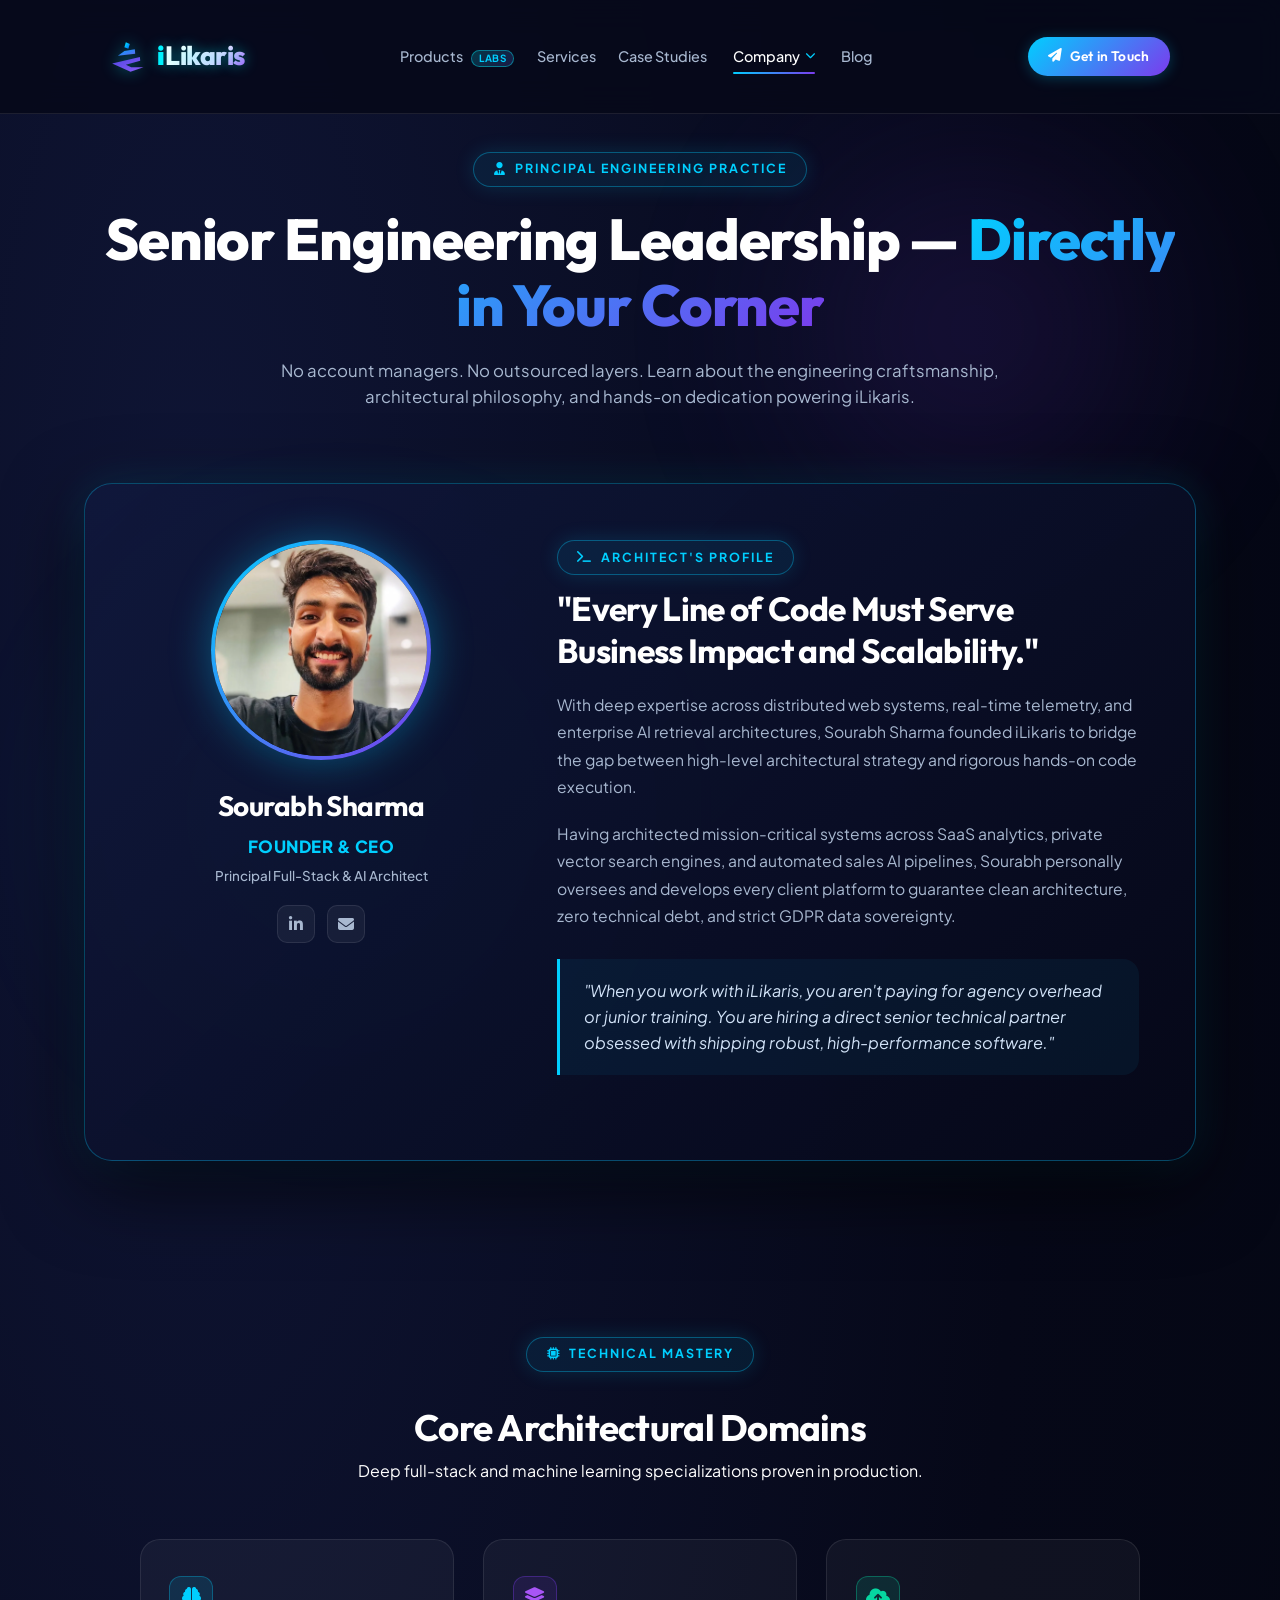
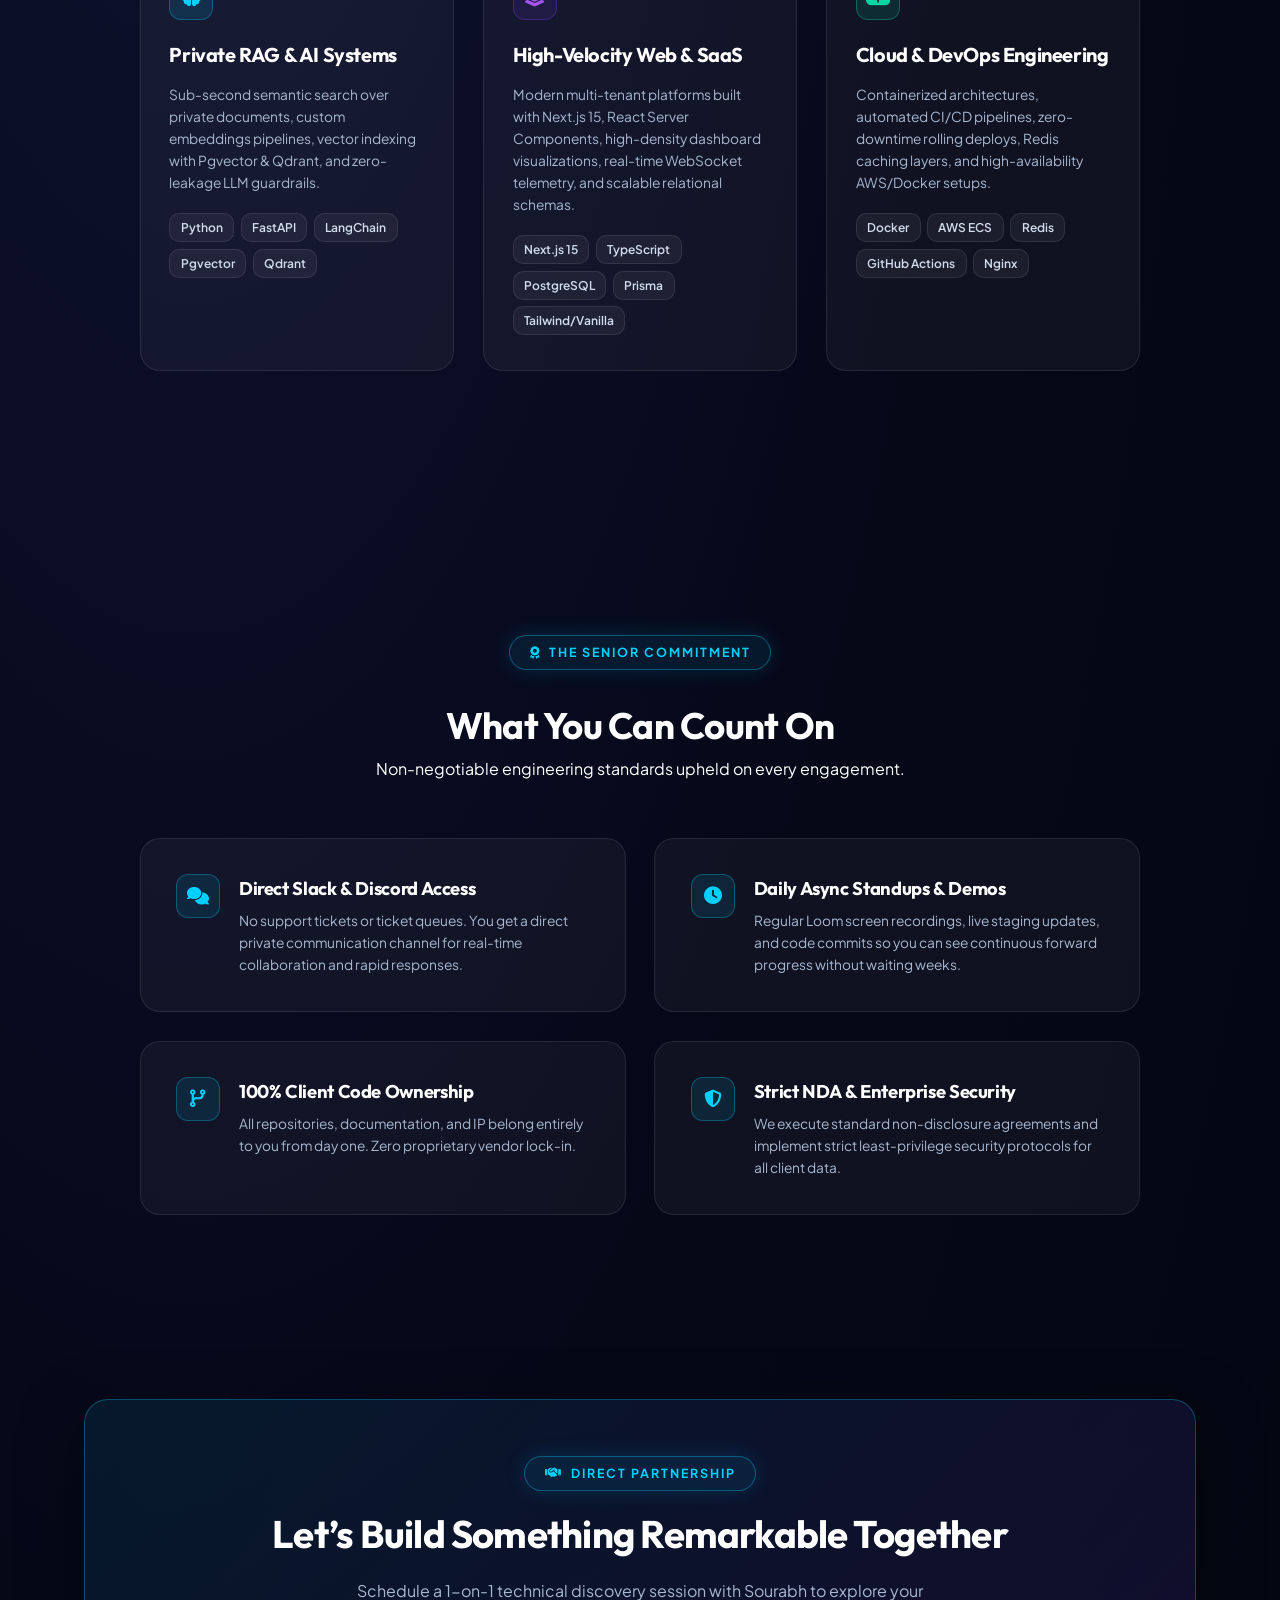
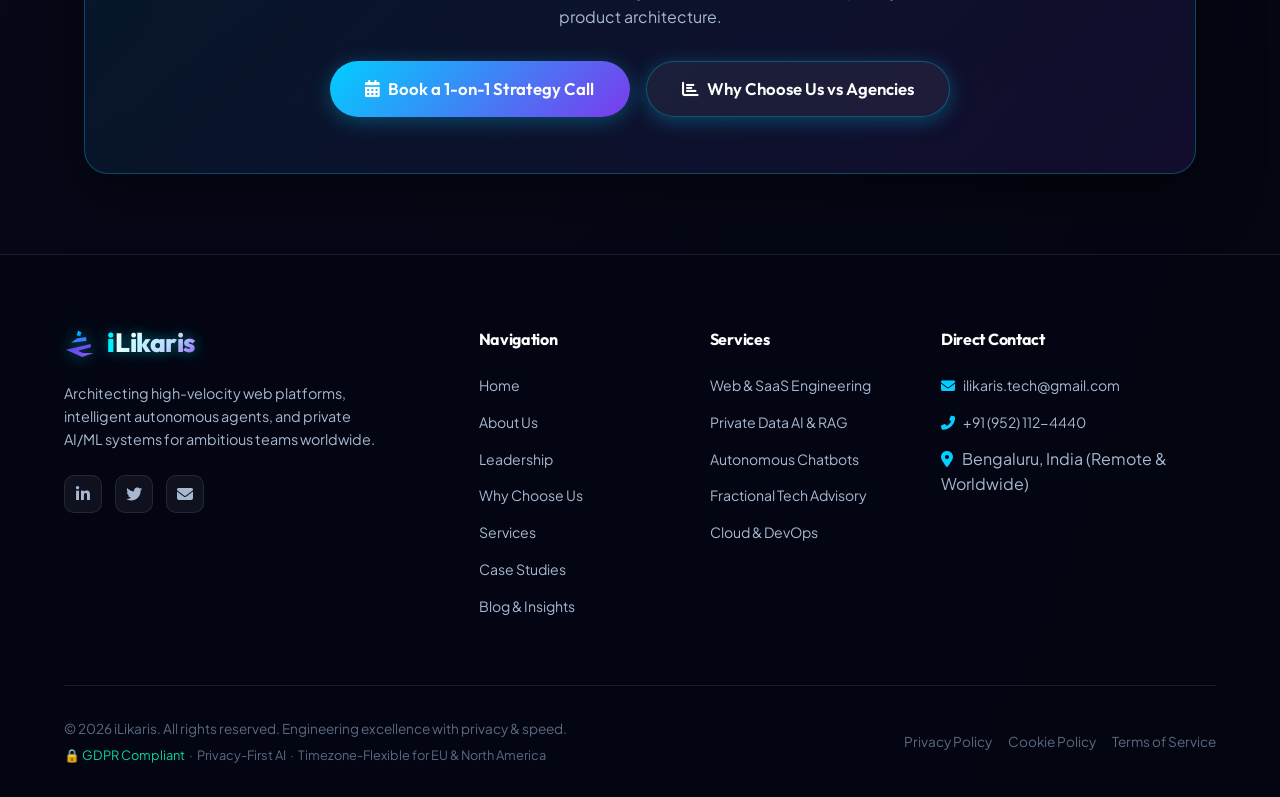
<file: leadership.html>
<!DOCTYPE html>
<html lang="en">

<head>
    <meta charset="UTF-8">
    <meta name="viewport" content="width=device-width, initial-scale=1.0">
    <meta name="referrer" content="strict-origin-when-cross-origin">
    <meta name="robots" content="index, follow, max-image-preview:large, max-snippet:-1, max-video-preview:-1">
    <meta name="theme-color" content="#060818">
    <meta name="author" content="Sourabh Sharma">
    <title>Leadership | iLikaris — Senior Engineering &amp; Architecture</title>
    <meta name="description"
        content="Meet Sourabh Sharma, Founder and Principal Full-Stack & AI Engineer at iLikaris. Discover our technical philosophy, track record, and direct engineering commitments.">
    <meta name="keywords"
        content="iLikaris leadership, Sourabh Sharma, principal AI engineer, senior full-stack consultant, RAG architect, software consulting leadership">
    <link rel="icon" href="/favicon.ico" sizes="any">
    <link rel="icon" type="image/svg+xml" href="assets/favicon.svg">
    <link rel="icon" type="image/png" sizes="48x48" href="assets/favicon-48x48.png">
    <link rel="icon" type="image/png" sizes="96x96" href="assets/favicon-96x96.png">
    <link rel="icon" type="image/png" sizes="192x192" href="assets/favicon-192x192.png">
    <link rel="apple-touch-icon" sizes="180x180" href="assets/apple-touch-icon.png">
    <link rel="canonical" href="https://ilikaris.com/leadership.html">

    <!-- Open Graph / Social Sharing -->
    <meta property="og:type" content="profile">
    <meta property="og:site_name" content="iLikaris">
    <meta property="og:title" content="Leadership | iLikaris — Principal Engineering Practice">
    <meta property="og:description"
        content="Meet Sourabh Sharma, Founder &amp; Principal AI/Web Engineer. Direct 1-on-1 senior technical partnership for ambitious companies.">
    <meta property="og:url" content="https://ilikaris.com/leadership.html">
    <meta property="og:image" content="https://ilikaris.com/assets/sourabh-sharma.webp">
    <meta property="og:image:secure_url" content="https://ilikaris.com/assets/sourabh-sharma.webp">
    <meta property="og:image:width" content="1024">
    <meta property="og:image:height" content="682">
    <meta property="og:image:alt" content="Sourabh Sharma — Founder &amp; Principal AI Engineer at iLikaris">

    <!-- Twitter Card -->
    <meta name="twitter:card" content="summary_large_image">
    <meta name="twitter:site" content="@ilikaris">
    <meta name="twitter:creator" content="@ilikaris">
    <meta name="twitter:title" content="Leadership | iLikaris — Principal Engineering Practice">
    <meta name="twitter:description"
        content="Meet Sourabh Sharma, Founder &amp; Principal AI/Web Engineer. Direct 1-on-1 senior technical partnership.">
    <meta name="twitter:image" content="https://ilikaris.com/assets/sourabh-sharma.webp">

    <!-- Google Fonts & Preconnect -->
    <link rel="preconnect" href="https://fonts.googleapis.com">
    <link rel="preconnect" href="https://fonts.gstatic.com" crossorigin>
    <link rel="dns-prefetch" href="https://cdnjs.cloudflare.com">
    <link
        href="https://fonts.googleapis.com/css2?family=Outfit:wght@300;400;500;600;700;800;900&family=Plus+Jakarta+Sans:wght@300;400;500;600;700&family=Space+Grotesk:wght@500;700&display=swap"
        rel="stylesheet">

    <!-- Font Awesome -->
    <link rel="stylesheet" href="https://cdnjs.cloudflare.com/ajax/libs/font-awesome/6.4.0/css/all.min.css" integrity="sha512-iecdLmaskl7CVkqkXNQ/ZH/XLlvWZOJyj7Yy7tcenmpD1ypASozpmT/E0iPtmFIB46ZmdtAc9eNBvH0H/ZpiBw==" crossorigin="anonymous" referrerpolicy="no-referrer">

    <!-- Master Stylesheet (Modular & Cacheable) -->
    <link rel="stylesheet" href="assets/css/style.css">

    <!-- JSON-LD Profile & Breadcrumb Schema -->
    <script type="application/ld+json">
    {
        "@context": "https://schema.org",
        "@graph": [
            {
                "@type": "ProfilePage",
                "@id": "https://ilikaris.com/leadership.html",
                "url": "https://ilikaris.com/leadership.html",
                "name": "Leadership | Sourabh Sharma — iLikaris",
                "mainEntity": {
                    "@type": "Person",
                    "@id": "https://ilikaris.com/#sourabh-sharma",
                    "name": "Sourabh Sharma",
                    "jobTitle": "Founder & Principal Full-Stack/AI Engineer",
                    "image": "https://ilikaris.com/assets/sourabh-sharma.webp",
                    "worksFor": {
                        "@type": "Organization",
                        "name": "iLikaris",
                        "url": "https://ilikaris.com"
                    },
                    "email": "ilikaris.tech@gmail.com",
                    "sameAs": [
                        "https://www.linkedin.com/company/ilikaris",
                        "https://x.com/ilikaris"
                    ],
                    "knowsAbout": [
                        "Artificial Intelligence",
                        "Retrieval-Augmented Generation (RAG)",
                        "Large Language Models",
                        "Next.js Architecture",
                        "Python FastAPI",
                        "PostgreSQL High Performance",
                        "GDPR Compliance"
                    ]
                }
            },
            {
                "@type": "BreadcrumbList",
                "itemListElement": [
                    {
                        "@type": "ListItem",
                        "position": 1,
                        "name": "Home",
                        "item": "https://ilikaris.com/"
                    },
                    {
                        "@type": "ListItem",
                        "position": 2,
                        "name": "Leadership",
                        "item": "https://ilikaris.com/leadership.html"
                    }
                ]
            }
        ]
    }
    </script>

    <style>
        :root {
            --bg-primary: #060818;
            --bg-secondary: #0c1129;
            --bg-card: rgba(255, 255, 255, 0.045);
            --bg-card-hover: rgba(255, 255, 255, 0.09);
            --accent-cyan: #00cfff;
            --accent-purple: #7c3aed;
            --accent-pink: #e879f9;
            --accent-teal: #06d6a0;
            --text-primary: #ffffff;
            --text-secondary: #a8b8d0;
            --text-muted: #5a6a82;
            --border-glow: rgba(0, 207, 255, 0.3);
            --border-subtle: rgba(255, 255, 255, 0.09);
            --gradient-brand: linear-gradient(135deg, #00cfff 0%, #7c3aed 100%);
            --gradient-accent: linear-gradient(135deg, #00f5ff 0%, #7c3aed 50%, #e879f9 100%);
            --shadow-neon: 0 0 30px rgba(0, 207, 255, 0.3), 0 0 60px rgba(124, 58, 237, 0.15);
            --transition: all 0.3s cubic-bezier(0.16, 1, 0.3, 1);
        }

        * {
            margin: 0;
            padding: 0;
            box-sizing: border-box;
            scroll-behavior: smooth;
        }

        body {
            font-family: 'Plus Jakarta Sans', -apple-system, BlinkMacSystemFont, sans-serif;
            background: radial-gradient(ellipse at 15% 15%, #0f1535 0%, var(--bg-primary) 55%, #030610 100%);
            color: var(--text-primary);
            overflow-x: hidden;
            line-height: 1.6;
            min-height: 100vh;
        }

        h1, h2, h3, h4 {
            font-family: 'Outfit', sans-serif;
            letter-spacing: -0.02em;
        }

        .gradient-text {
            background: var(--gradient-brand);
            -webkit-background-clip: text;
            -webkit-text-fill-color: transparent;
        }

        .container {
            max-width: 1240px;
            margin: 0 auto;
            padding: 0 5%;
        }

        /* Ambient Glow */
        .glow-orb {
            position: fixed;
            border-radius: 50%;
            filter: blur(100px);
            opacity: 0.22;
            pointer-events: none;
            z-index: -1;
        }

        .glow-orb-1 {
            top: 10%;
            right: 5%;
            width: 480px;
            height: 480px;
            background: radial-gradient(circle, #7c3aed 0%, transparent 70%);
        }

        .glow-orb-2 {
            top: 60%;
            left: 5%;
            width: 550px;
            height: 550px;
            background: radial-gradient(circle, #00cfff 0%, transparent 70%);
        }

        /* Navigation Header */
        header {
            background: rgba(7, 9, 25, 0.85);
            backdrop-filter: blur(16px);
            -webkit-backdrop-filter: blur(16px);
            padding: 1.1rem 5%;
            position: fixed;
            width: 100%;
            top: 0;
            z-index: 1000;
            border-bottom: 1px solid var(--border-subtle);
            transition: var(--transition);
        }

        header.scrolled {
            box-shadow: 0 10px 30px rgba(0, 0, 0, 0.6);
            border-bottom-color: rgba(0, 212, 255, 0.2);
            padding: 0.85rem 5%;
            background: rgba(6, 8, 24, 0.95);
        }

        nav {
            display: flex;
            justify-content: space-between;
            align-items: center;
            max-width: 1300px;
            margin: 0 auto;
        }

        .logo {
            display: inline-flex;
            align-items: center;
            gap: 0.7rem;
            text-decoration: none;
            cursor: pointer;
            transition: var(--transition);
        }

        .logo:hover {
            transform: translateY(-2px);
        }

        .logo-mark {
            flex-shrink: 0;
            filter: drop-shadow(0 0 8px rgba(0, 242, 254, 0.45));
            transition: transform 0.35s cubic-bezier(0.16, 1, 0.3, 1), filter 0.35s ease;
        }

        .logo:hover .logo-mark {
            transform: rotate(-3deg) scale(1.08);
            filter: drop-shadow(0 0 16px rgba(0, 242, 254, 0.75)) drop-shadow(0 0 25px rgba(139, 92, 246, 0.5));
        }

        .logo-text {
            font-family: 'Outfit', sans-serif;
            font-weight: 900;
            font-size: 1.65rem;
            letter-spacing: -0.6px;
            color: #00f2fe;
            text-shadow: 0 0 14px rgba(0, 242, 254, 0.45);
            line-height: 1;
            display: inline-flex;
            align-items: baseline;
        }

        .logo-text-gradient {
            font-weight: 800;
            background: linear-gradient(135deg, #ffffff 25%, #e9d5ff 65%, #a855f7 100%);
            -webkit-background-clip: text;
            -webkit-text-fill-color: transparent;
            background-clip: text;
            letter-spacing: -0.5px;
            margin-left: 0.5px;
        }

        .nav-links {
            display: flex;
            gap: 1.4rem;
            list-style: none;
            align-items: center;
        }

        .mobile-only-cta {
            display: none;
        }

        .nav-links a {
            color: var(--text-secondary);
            text-decoration: none;
            font-size: 0.9rem;
            font-weight: 500;
            transition: var(--transition);
            position: relative;
            padding: 0.4rem 0;
            white-space: nowrap;
        }

        .nav-links a:hover,
        .nav-links a.active {
            color: #ffffff;
        }

        .nav-links a.nav-item::after {
            content: '';
            position: absolute;
            bottom: 0;
            left: 0;
            width: 0;
            height: 2px;
            background: var(--gradient-brand);
            transition: width 0.3s ease;
            border-radius: 2px;
        }

        .nav-links a.nav-item:hover::after,
        .nav-links a.nav-item.active::after {
            width: 100%;
        }

        /* Dropdown Navigation */
        .nav-dropdown {
            position: relative;
            display: inline-flex;
            align-items: center;
            padding: 0.4rem 0.2rem;
        }

        .dropdown-toggle {
            display: inline-flex;
            align-items: center;
            gap: 0.35rem;
            cursor: pointer;
        }

        .dropdown-toggle i {
            font-size: 0.65rem;
            transition: transform 0.3s ease;
            color: var(--accent-cyan);
        }

        .nav-dropdown:hover .dropdown-toggle i,
        .nav-dropdown.active .dropdown-toggle i {
            transform: rotate(180deg);
        }

        .dropdown-menu {
            position: absolute;
            top: calc(100% + 4px);
            left: 50%;
            transform: translateX(-50%) translateY(6px);
            background: rgba(8, 12, 34, 0.97);
            backdrop-filter: blur(20px);
            -webkit-backdrop-filter: blur(20px);
            border: 1px solid var(--border-glow);
            border-radius: 18px;
            padding: 0.6rem;
            min-width: 270px;
            box-shadow: 0 20px 50px rgba(0, 0, 0, 0.75), 0 0 25px rgba(0, 207, 255, 0.15);
            opacity: 0;
            visibility: hidden;
            pointer-events: none;
            transition: opacity 0.2s ease, transform 0.2s ease, visibility 0.2s;
            z-index: 1000;
            display: flex;
            flex-direction: column;
            gap: 0.3rem;
        }

        /* Seamless Invisible Hover Bridge (prevents vanishing on diagonal movement) */
        .dropdown-menu::before {
            content: '';
            position: absolute;
            top: -24px;
            left: -25px;
            right: -25px;
            height: 30px;
            background: transparent;
            z-index: 1;
        }

        /* Top arrow indicator */
        .dropdown-menu::after {
            content: '';
            position: absolute;
            bottom: 100%;
            left: 50%;
            transform: translateX(-50%);
            border: 6px solid transparent;
            border-bottom-color: rgba(0, 207, 255, 0.4);
            pointer-events: none;
        }

        .nav-dropdown:hover .dropdown-menu,
        .nav-dropdown:focus-within .dropdown-menu {
            opacity: 1;
            visibility: visible;
            pointer-events: auto;
            transform: translateX(-50%) translateY(0);
        }

        .dropdown-item {
            display: flex !important;
            align-items: center;
            gap: 0.75rem;
            padding: 0.65rem 0.85rem !important;
            border-radius: 12px;
            text-decoration: none;
            transition: var(--transition);
            background: transparent;
            width: 100%;
        }

        .dropdown-item:hover {
            background: rgba(0, 207, 255, 0.08) !important;
            transform: translateX(3px);
        }

        .dropdown-item-icon {
            width: 32px;
            height: 32px;
            border-radius: 8px;
            background: rgba(0, 207, 255, 0.1);
            border: 1px solid rgba(0, 207, 255, 0.25);
            display: flex;
            align-items: center;
            justify-content: center;
            color: var(--accent-cyan);
            font-size: 0.85rem;
            flex-shrink: 0;
        }

        .dropdown-item:nth-child(2) .dropdown-item-icon {
            background: rgba(124, 58, 237, 0.12);
            border-color: rgba(124, 58, 237, 0.3);
            color: #a855f7;
        }

        .dropdown-item:nth-child(3) .dropdown-item-icon {
            background: rgba(6, 214, 160, 0.12);
            border-color: rgba(6, 214, 160, 0.3);
            color: #06d6a0;
        }

        .dropdown-item:nth-child(4) .dropdown-item-icon {
            background: rgba(232, 121, 249, 0.12);
            border-color: rgba(232, 121, 249, 0.3);
            color: #e879f9;
        }

        .dropdown-item-text {
            display: flex;
            flex-direction: column;
            text-align: left;
        }

        .dropdown-item-title {
            font-size: 0.88rem;
            font-weight: 700;
            color: #ffffff !important;
            font-family: 'Outfit', sans-serif;
            line-height: 1.2;
        }

        .dropdown-item-desc {
            font-size: 0.72rem;
            color: var(--text-muted) !important;
            line-height: 1.3;
        }

        .dropdown-item:hover .dropdown-item-title {
            color: var(--accent-cyan) !important;
        }

        .header-actions {
            display: flex;
            align-items: center;
            gap: 1rem;
        }

        .cta-button {
            display: inline-flex;
            align-items: center;
            gap: 0.5rem;
            background: var(--gradient-brand);
            color: #fff;
            padding: 0.65rem 1.4rem;
            border-radius: 30px;
            font-weight: 600;
            font-size: 0.88rem;
            text-decoration: none;
            transition: var(--transition);
            box-shadow: 0 4px 20px rgba(0, 207, 255, 0.3);
            border: none;
            cursor: pointer;
        }

        .cta-button:hover {
            transform: translateY(-2px);
            box-shadow: 0 8px 30px rgba(0, 207, 255, 0.45);
        }

        .mobile-menu-toggle {
            display: none;
            background: transparent;
            border: none;
            color: #fff;
            font-size: 1.4rem;
            cursor: pointer;
        }

        .mobile-only-cta {
            display: none;
        }

        /* Hero Section */
        .page-hero {
            padding: 9.5rem 0 4.5rem;
            text-align: center;
        }

        .section-pill {
            display: inline-flex;
            align-items: center;
            gap: 0.5rem;
            background: rgba(0, 207, 255, 0.08);
            border: 1px solid rgba(0, 207, 255, 0.35);
            color: var(--accent-cyan);
            padding: 0.4rem 1.2rem;
            border-radius: 30px;
            font-size: 0.78rem;
            font-weight: 700;
            letter-spacing: 2px;
            text-transform: uppercase;
            margin-bottom: 1.2rem;
            box-shadow: 0 0 20px rgba(0, 207, 255, 0.15);
        }

        .page-hero h1 {
            font-size: clamp(2.4rem, 4.5vw, 4rem);
            font-weight: 800;
            line-height: 1.15;
            margin-bottom: 1.2rem;
        }

        .page-hero p {
            font-size: clamp(1.05rem, 1.3vw, 1.25rem);
            color: var(--text-secondary);
            max-width: 780px;
            margin: 0 auto;
            line-height: 1.6;
        }

        /* Principal Engineer Profile Card */
        .leader-profile-card {
            display: grid;
            grid-template-columns: 360px 1fr;
            gap: 3.5rem;
            background: linear-gradient(135deg, rgba(16, 24, 60, 0.9) 0%, rgba(6, 8, 24, 0.95) 100%);
            border: 1px solid var(--border-glow);
            border-radius: 28px;
            padding: 3.5rem;
            margin-bottom: 5.5rem;
            box-shadow: 0 25px 80px rgba(0, 0, 0, 0.7), 0 0 40px rgba(0, 207, 255, 0.15);
        }

        .leader-avatar-side {
            display: flex;
            flex-direction: column;
            align-items: center;
            text-align: center;
        }

        .avatar-glow-wrap {
            width: 220px;
            height: 220px;
            border-radius: 50%;
            background: var(--gradient-brand);
            padding: 4px;
            box-shadow: 0 0 40px rgba(0, 207, 255, 0.35);
            margin-bottom: 1.5rem;
            overflow: hidden;
        }

        .avatar-img-inner {
            width: 100%;
            height: 100%;
            border-radius: 50%;
            background: #06091e;
            display: flex;
            align-items: center;
            justify-content: center;
            font-size: 4rem;
            color: var(--accent-cyan);
            overflow: hidden;
        }

        .avatar-img-inner img {
            width: 100%;
            height: 100%;
            object-fit: cover;
        }

        .leader-name {
            font-size: 1.75rem;
            color: #fff;
            margin-bottom: 0.3rem;
        }

        .leader-role {
            font-size: 0.92rem;
            color: var(--accent-cyan);
            font-weight: 700;
            margin-bottom: 1.2rem;
        }

        .leader-socials-row {
            display: flex;
            gap: 0.8rem;
            justify-content: center;
        }

        .leader-bio-side h2 {
            font-size: 2.1rem;
            margin-bottom: 1.2rem;
            line-height: 1.25;
        }

        .leader-bio-side p {
            color: var(--text-secondary);
            font-size: 0.98rem;
            line-height: 1.75;
            margin-bottom: 1.2rem;
        }

        .commitment-quote {
            background: rgba(0, 207, 255, 0.06);
            border-left: 3px solid var(--accent-cyan);
            padding: 1.2rem 1.5rem;
            border-radius: 0 16px 16px 0;
            margin: 1.8rem 0;
            font-style: italic;
            color: #d1e2f7;
            font-size: 1.02rem;
        }

        /* Mastery & Specialization Matrix */
        .skills-section {
            margin-bottom: 5.5rem;
        }

        .section-header {
            text-align: center;
            margin-bottom: 3.5rem;
        }

        .section-header h2 {
            font-size: 2.3rem;
            margin-top: 0.5rem;
        }

        .skills-grid {
            display: grid;
            grid-template-columns: repeat(3, 1fr);
            gap: 1.8rem;
        }

        .skill-domain-card {
            background: var(--bg-card);
            border: 1px solid var(--border-subtle);
            border-radius: 20px;
            padding: 2.2rem 1.8rem;
            transition: var(--transition);
        }

        .skill-domain-card:hover {
            border-color: var(--border-glow);
            background: var(--bg-card-hover);
            transform: translateY(-4px);
            box-shadow: 0 14px 34px rgba(0, 207, 255, 0.12);
        }

        .skill-domain-icon {
            width: 44px;
            height: 44px;
            border-radius: 12px;
            background: rgba(0, 207, 255, 0.12);
            border: 1px solid var(--border-glow);
            display: flex;
            align-items: center;
            justify-content: center;
            color: var(--accent-cyan);
            font-size: 1.2rem;
            margin-bottom: 1.2rem;
        }

        .skill-domain-card:nth-child(2) .skill-domain-icon {
            background: rgba(124, 58, 237, 0.12);
            border-color: rgba(124, 58, 237, 0.35);
            color: #a855f7;
        }

        .skill-domain-card:nth-child(3) .skill-domain-icon {
            background: rgba(6, 214, 160, 0.12);
            border-color: rgba(6, 214, 160, 0.35);
            color: #06d6a0;
        }

        .skill-domain-card h3 {
            font-size: 1.25rem;
            color: #fff;
            margin-bottom: 0.8rem;
        }

        .skill-domain-card p {
            font-size: 0.86rem;
            color: var(--text-secondary);
            line-height: 1.6;
            margin-bottom: 1.2rem;
        }

        .tech-pill-list {
            display: flex;
            flex-wrap: wrap;
            gap: 0.4rem;
        }

        .tech-pill {
            background: rgba(255, 255, 255, 0.05);
            border: 1px solid var(--border-subtle);
            color: #d1dced;
            font-size: 0.75rem;
            font-weight: 600;
            padding: 0.25rem 0.65rem;
            border-radius: 10px;
        }

        /* Direct Senior Commitments */
        .commitments-grid {
            display: grid;
            grid-template-columns: repeat(2, 1fr);
            gap: 1.8rem;
            margin-bottom: 6rem;
        }

        .commit-card {
            background: var(--bg-card);
            border: 1px solid var(--border-subtle);
            border-radius: 20px;
            padding: 2.2rem;
            display: flex;
            gap: 1.2rem;
            align-items: flex-start;
        }

        .commit-icon {
            width: 44px;
            height: 44px;
            border-radius: 12px;
            background: rgba(0, 207, 255, 0.1);
            border: 1px solid rgba(0, 207, 255, 0.3);
            display: flex;
            align-items: center;
            justify-content: center;
            color: var(--accent-cyan);
            font-size: 1.1rem;
            flex-shrink: 0;
        }

        .commit-text h4 {
            font-size: 1.15rem;
            color: #fff;
            margin-bottom: 0.4rem;
        }

        .commit-text p {
            font-size: 0.86rem;
            color: var(--text-secondary);
            line-height: 1.6;
        }

        /* CTA Banner */
        .cta-banner {
            background: linear-gradient(135deg, rgba(0, 207, 255, 0.08) 0%, rgba(124, 58, 237, 0.12) 100%);
            border: 1px solid var(--border-glow);
            border-radius: 24px;
            padding: 3.5rem 5%;
            text-align: center;
            margin-bottom: 5rem;
            box-shadow: 0 20px 60px rgba(0, 0, 0, 0.5);
        }

        .cta-banner h2 {
            font-size: clamp(1.8rem, 3vw, 2.5rem);
            margin-bottom: 0.8rem;
        }

        .cta-banner p {
            color: var(--text-secondary);
            max-width: 620px;
            margin: 0 auto 2rem;
            font-size: 1rem;
        }

        /* Footer */
        footer {
            background: rgba(4, 6, 18, 0.95);
            border-top: 1px solid var(--border-subtle);
            padding: 4.5rem 5% 2rem;
        }

        .footer-grid {
            display: grid;
            grid-template-columns: 2fr 1fr 1fr 1.5fr;
            gap: 3rem;
            max-width: 1240px;
            margin: 0 auto 3.5rem;
        }

        .footer-brand p {
            color: var(--text-secondary);
            font-size: 0.9rem;
            margin: 1rem 0 1.5rem;
            max-width: 320px;
            line-height: 1.6;
        }

        .footer-socials {
            display: flex;
            gap: 0.8rem;
        }

        .social-btn {
            width: 38px;
            height: 38px;
            border-radius: 10px;
            background: rgba(255, 255, 255, 0.05);
            border: 1px solid var(--border-subtle);
            display: flex;
            align-items: center;
            justify-content: center;
            color: var(--text-secondary);
            text-decoration: none;
            transition: var(--transition);
        }

        .social-btn:hover {
            color: var(--accent-cyan);
            border-color: var(--accent-cyan);
            background: rgba(0, 207, 255, 0.1);
            transform: translateY(-3px);
        }

        .footer-links h4 {
            font-size: 1rem;
            margin-bottom: 1.2rem;
            color: #fff;
        }

        .footer-links ul {
            list-style: none;
        }

        .footer-links ul li {
            margin-bottom: 0.7rem;
        }

        .footer-links ul li a {
            color: var(--text-secondary);
            text-decoration: none;
            font-size: 0.88rem;
            transition: var(--transition);
        }

        .footer-links ul li a:hover {
            color: var(--accent-cyan);
            padding-left: 4px;
        }

        .footer-bottom {
            max-width: 1240px;
            margin: 0 auto;
            border-top: 1px solid var(--border-subtle);
            padding-top: 2rem;
            display: flex;
            justify-content: space-between;
            align-items: center;
            color: var(--text-muted);
            font-size: 0.85rem;
            flex-wrap: wrap;
            gap: 1rem;
        }

        /* Mobile Responsive */
        @media (max-width: 1024px) {
            .leader-profile-card {
                grid-template-columns: 1fr;
                padding: 2.5rem;
            }

            .skills-grid {
                grid-template-columns: 1fr;
            }

            .commitments-grid {
                grid-template-columns: 1fr;
            }

            .footer-grid {
                grid-template-columns: 1fr 1fr;
            }
        }

        @media (max-width: 768px) {
            .mobile-menu-toggle,
            .mobile-toggle {
                display: flex !important;
                align-items: center;
                justify-content: center;
                width: 42px;
                height: 42px;
                border-radius: 12px;
                background: rgba(0, 207, 255, 0.08);
                border: 1px solid rgba(0, 207, 255, 0.25);
                color: var(--accent-cyan);
                font-size: 1.2rem;
                cursor: pointer;
            }

            .nav-links {
                position: fixed;
                top: 0;
                right: -100%;
                width: 86%;
                max-width: 340px;
                height: 100vh;
                height: 100dvh;
                background: rgba(6, 9, 26, 0.97);
                backdrop-filter: blur(24px);
                -webkit-backdrop-filter: blur(24px);
                flex-direction: column;
                justify-content: flex-start;
                align-items: stretch;
                gap: 0.35rem;
                padding: 5rem 1.5rem 2.5rem;
                transition: right 0.35s cubic-bezier(0.16, 1, 0.3, 1);
                border-left: 1px solid rgba(0, 207, 255, 0.2);
                box-shadow: -15px 0 45px rgba(0, 0, 0, 0.85);
                z-index: 2000;
                overflow-y: auto;
                -webkit-overflow-scrolling: touch;
            }

            .nav-links.active {
                right: 0;
            }

            .nav-dropdown {
                width: 100%;
                flex-direction: column;
                align-items: flex-start;
            }

            .dropdown-menu {
                position: static;
                transform: none;
                opacity: 1;
                visibility: visible;
                pointer-events: auto;
                background: rgba(255, 255, 255, 0.03);
                border: 1px solid var(--border-subtle);
                width: 100%;
                margin-top: 0.4rem;
                padding: 0.4rem;
                box-shadow: none;
            }

            .dropdown-menu::before {
                display: none;
            }

            .mobile-only-cta {
                display: block;
            }

            .header-cta-desktop {
                display: none;
            }

            .footer-grid {
                grid-template-columns: 1fr;
            }
        }
    </style>
</head>

<body>
    <!-- Ambient Glow Effects -->
    <div class="glow-orb glow-orb-1"></div>
    <div class="glow-orb glow-orb-2"></div>

    <!-- Header Navigation -->
    <header id="mainHeader">
        <nav>
            <a href="index.html#home" class="logo" aria-label="iLikaris Home">
                <svg class="logo-mark" viewBox="0 0 100 100" width="36" height="36" fill="none" xmlns="http://www.w3.org/2000/svg">
                    <defs>
                        <linearGradient id="navTopPiece" x1="0%" y1="0%" x2="100%" y2="100%">
                            <stop offset="0%" stop-color="#00f2fe" />
                            <stop offset="100%" stop-color="#0066ff" />
                        </linearGradient>
                        <linearGradient id="navMidPiece" x1="0%" y1="0%" x2="100%" y2="100%">
                            <stop offset="0%" stop-color="#00a2ff" />
                            <stop offset="100%" stop-color="#6366f1" />
                        </linearGradient>
                        <linearGradient id="navBotPiece" x1="0%" y1="0%" x2="100%" y2="100%">
                            <stop offset="0%" stop-color="#4f46e5" />
                            <stop offset="100%" stop-color="#8b5cf6" />
                        </linearGradient>
                    </defs>
                    <polygon points="44,12 55,17 51,30 40,26" fill="url(#navTopPiece)" />
                    <polygon points="40,36 69,31 70,44 22,49" fill="url(#navMidPiece)" />
                    <polygon points="6,71 83,53 84,63 44,74 59,81 93,81 57,94 6,71" fill="url(#navBotPiece)" />
                </svg>
                <span class="logo-text">i<span class="logo-text-gradient">Likaris</span></span>
            </a>

            <ul class="nav-links" id="navLinks">
                <li><a href="products.html" class="nav-item">Products <span class="nav-labs-pill">Labs</span></a></li>
                <li><a href="index.html#services" class="nav-item">Services</a></li>
                <li><a href="index.html#portfolio" class="nav-item">Case Studies</a></li>
                <li class="nav-dropdown">
                    <a href="about.html" class="nav-item dropdown-toggle active">
                        Company <i class="fas fa-chevron-down"></i>
                    </a>
                    <div class="dropdown-menu">
                        <a href="about.html" class="dropdown-item">
                            <div class="dropdown-item-icon"><i class="fas fa-building"></i></div>
                            <div class="dropdown-item-text">
                                <span class="dropdown-item-title">About Us</span>
                                <span class="dropdown-item-desc">Mission, values &amp; story</span>
                            </div>
                        </a>
                        <a href="leadership.html" class="dropdown-item">
                            <div class="dropdown-item-icon"><i class="fas fa-user-tie"></i></div>
                            <div class="dropdown-item-text">
                                <span class="dropdown-item-title">Leadership</span>
                                <span class="dropdown-item-desc">Founder &amp; CEO profile</span>
                            </div>
                        </a>
                        <a href="why-choose-us.html" class="dropdown-item">
                            <div class="dropdown-item-icon"><i class="fas fa-award"></i></div>
                            <div class="dropdown-item-text">
                                <span class="dropdown-item-title">Why Choose Us</span>
                                <span class="dropdown-item-desc">Senior 1-on-1 vs agencies</span>
                            </div>
                        </a>
                        <a href="index.html#tech-stack" class="dropdown-item" onclick="closeMobileMenu()">
                            <div class="dropdown-item-icon"><i class="fas fa-layer-group"></i></div>
                            <div class="dropdown-item-text">
                                <span class="dropdown-item-title">Tech Stack</span>
                                <span class="dropdown-item-desc">Modern architecture &amp; tools</span>
                            </div>
                        </a>
                        <a href="index.html#engagement" class="dropdown-item" onclick="closeMobileMenu()">
                            <div class="dropdown-item-icon"><i class="fas fa-handshake"></i></div>
                            <div class="dropdown-item-text">
                                <span class="dropdown-item-title">Engagement Models</span>
                                <span class="dropdown-item-desc">Sprint &amp; retainer packages</span>
                            </div>
                        </a>
                        <a href="index.html#global-reach" class="dropdown-item">
                            <div class="dropdown-item-icon"><i class="fas fa-globe"></i></div>
                            <div class="dropdown-item-text">
                                <span class="dropdown-item-title">Global Reach</span>
                                <span class="dropdown-item-desc">10+ countries &amp; timezones</span>
                            </div>
                        </a>
                    </div>
                </li>
                <li><a href="blog.html" class="nav-item">Blog</a></li>
                <li class="mobile-only-cta">
                    <a href="index.html#contact" class="cta-button" style="width: 100%; justify-content: center;">
                        <i class="fas fa-paper-plane"></i> Get in Touch
                    </a>
                </li>
            </ul>

            <div class="header-actions">
                <a href="index.html#contact" class="cta-button header-cta-desktop">
                    <i class="fas fa-paper-plane"></i> Get in Touch
                </a>
                <button class="mobile-menu-toggle" id="menuToggle" aria-label="Toggle Menu" onclick="toggleMobileMenu()">
                    <i class="fas fa-bars"></i>
                </button>
            </div>
        </nav>
    </header>

    <!-- Main Content Container -->
    <main class="container">
        <!-- Hero Header -->
        <section class="page-hero">
            <div class="section-pill">
                <i class="fas fa-user-tie"></i>
                <span>PRINCIPAL ENGINEERING PRACTICE</span>
            </div>
            <h1>Senior Engineering Leadership &mdash; <span class="gradient-text">Directly in Your Corner</span></h1>
            <p>
                No account managers. No outsourced layers. Learn about the engineering craftsmanship, architectural philosophy, and hands-on dedication powering iLikaris.
            </p>
        </section>

        <!-- Leader Profile Card -->
        <section class="leader-profile-card">
            <div class="leader-avatar-side">
                <div class="avatar-glow-wrap">
                    <div class="avatar-img-inner">
                        <img src="assets/sourabh-sharma.webp" alt="Sourabh Sharma — Founder &amp; Principal Full-Stack / AI Engineer at iLikaris" width="914" height="1024" loading="lazy" style="width: 100%; height: 100%; object-fit: cover; object-position: center 20%;">
                    </div>
                </div>
                <h3 class="leader-name">Sourabh Sharma</h3>
                <div class="leader-role" style="display: flex; flex-direction: column; gap: 0.25rem; align-items: center; margin-bottom: 1.2rem;">
                    <span style="color: var(--accent-cyan); font-weight: 800; font-size: 1.05rem; letter-spacing: 0.5px; text-transform: uppercase;">Founder &amp; CEO</span>
                    <span style="color: var(--text-secondary); font-size: 0.84rem; font-weight: 500;">Principal Full-Stack &amp; AI Architect</span>
                </div>
                <div class="leader-socials-row">
                    <a href="https://www.linkedin.com/company/ilikaris" target="_blank" rel="noopener noreferrer" class="social-btn" aria-label="LinkedIn"><i class="fab fa-linkedin-in"></i></a>
                    <a href="mailto:ilikaris.tech@gmail.com" class="social-btn" aria-label="Email"><i class="fas fa-envelope"></i></a>
                </div>
            </div>

            <div class="leader-bio-side">
                <div class="section-pill" style="margin-bottom: 0.8rem;">
                    <i class="fas fa-terminal"></i>
                    <span>ARCHITECT'S PROFILE</span>
                </div>
                <h2>"Every Line of Code Must Serve Business Impact and Scalability."</h2>
                <p>
                    With deep expertise across distributed web systems, real-time telemetry, and enterprise AI retrieval architectures, Sourabh Sharma founded iLikaris to bridge the gap between high-level architectural strategy and rigorous hands-on code execution.
                </p>
                <p>
                    Having architected mission-critical systems across SaaS analytics, private vector search engines, and automated sales AI pipelines, Sourabh personally oversees and develops every client platform to guarantee clean architecture, zero technical debt, and strict GDPR data sovereignty.
                </p>
                <div class="commitment-quote">
                    "When you work with iLikaris, you aren't paying for agency overhead or junior training. You are hiring a direct senior technical partner obsessed with shipping robust, high-performance software."
                </div>
            </div>
        </section>

        <!-- Technical Mastery Domains -->
        <section class="skills-section">
            <div class="section-header">
                <div class="section-pill">
                    <i class="fas fa-microchip"></i>
                    <span>TECHNICAL MASTERY</span>
                </div>
                <h2>Core Architectural Domains</h2>
                <p>Deep full-stack and machine learning specializations proven in production.</p>
            </div>

            <div class="skills-grid">
                <div class="skill-domain-card">
                    <div class="skill-domain-icon"><i class="fas fa-brain"></i></div>
                    <h3>Private RAG &amp; AI Systems</h3>
                    <p>Sub-second semantic search over private documents, custom embeddings pipelines, vector indexing with Pgvector &amp; Qdrant, and zero-leakage LLM guardrails.</p>
                    <div class="tech-pill-list">
                        <span class="tech-pill">Python</span>
                        <span class="tech-pill">FastAPI</span>
                        <span class="tech-pill">LangChain</span>
                        <span class="tech-pill">Pgvector</span>
                        <span class="tech-pill">Qdrant</span>
                    </div>
                </div>

                <div class="skill-domain-card">
                    <div class="skill-domain-icon"><i class="fas fa-layer-group"></i></div>
                    <h3>High-Velocity Web &amp; SaaS</h3>
                    <p>Modern multi-tenant platforms built with Next.js 15, React Server Components, high-density dashboard visualizations, real-time WebSocket telemetry, and scalable relational schemas.</p>
                    <div class="tech-pill-list">
                        <span class="tech-pill">Next.js 15</span>
                        <span class="tech-pill">TypeScript</span>
                        <span class="tech-pill">PostgreSQL</span>
                        <span class="tech-pill">Prisma</span>
                        <span class="tech-pill">Tailwind/Vanilla</span>
                    </div>
                </div>

                <div class="skill-domain-card">
                    <div class="skill-domain-icon"><i class="fas fa-cloud-upload-alt"></i></div>
                    <h3>Cloud &amp; DevOps Engineering</h3>
                    <p>Containerized architectures, automated CI/CD pipelines, zero-downtime rolling deploys, Redis caching layers, and high-availability AWS/Docker setups.</p>
                    <div class="tech-pill-list">
                        <span class="tech-pill">Docker</span>
                        <span class="tech-pill">AWS ECS</span>
                        <span class="tech-pill">Redis</span>
                        <span class="tech-pill">GitHub Actions</span>
                        <span class="tech-pill">Nginx</span>
                    </div>
                </div>
            </div>
        </section>

        <!-- Direct Senior Commitments -->
        <section>
            <div class="section-header">
                <div class="section-pill">
                    <i class="fas fa-award"></i>
                    <span>THE SENIOR COMMITMENT</span>
                </div>
                <h2>What You Can Count On</h2>
                <p>Non-negotiable engineering standards upheld on every engagement.</p>
            </div>

            <div class="commitments-grid">
                <div class="commit-card">
                    <div class="commit-icon"><i class="fas fa-comments"></i></div>
                    <div class="commit-text">
                        <h4>Direct Slack &amp; Discord Access</h4>
                        <p>No support tickets or ticket queues. You get a direct private communication channel for real-time collaboration and rapid responses.</p>
                    </div>
                </div>

                <div class="commit-card">
                    <div class="commit-icon"><i class="fas fa-clock"></i></div>
                    <div class="commit-text">
                        <h4>Daily Async Standups &amp; Demos</h4>
                        <p>Regular Loom screen recordings, live staging updates, and code commits so you can see continuous forward progress without waiting weeks.</p>
                    </div>
                </div>

                <div class="commit-card">
                    <div class="commit-icon"><i class="fas fa-code-branch"></i></div>
                    <div class="commit-text">
                        <h4>100% Client Code Ownership</h4>
                        <p>All repositories, documentation, and IP belong entirely to you from day one. Zero proprietary vendor lock-in.</p>
                    </div>
                </div>

                <div class="commit-card">
                    <div class="commit-icon"><i class="fas fa-shield-alt"></i></div>
                    <div class="commit-text">
                        <h4>Strict NDA &amp; Enterprise Security</h4>
                        <p>We execute standard non-disclosure agreements and implement strict least-privilege security protocols for all client data.</p>
                    </div>
                </div>
            </div>
        </section>

        <!-- CTA Banner -->
        <section class="cta-banner">
            <div class="section-pill" style="margin-bottom: 0.8rem;">
                <i class="fas fa-handshake"></i>
                <span>DIRECT PARTNERSHIP</span>
            </div>
            <h2>Let’s Build Something Remarkable Together</h2>
            <p>
                Schedule a 1-on-1 technical discovery session with Sourabh to explore your product architecture.
            </p>
            <div style="display: flex; gap: 1rem; justify-content: center; flex-wrap: wrap;">
                <a href="index.html#contact" class="cta-button" style="padding: 0.85rem 2.2rem; font-size: 1.05rem;">
                    <i class="fas fa-calendar-alt"></i> Book a 1-on-1 Strategy Call
                </a>
                <a href="why-choose-us.html" class="cta-button" style="background: rgba(255,255,255,0.06); border: 1px solid var(--border-glow); padding: 0.85rem 2.2rem; font-size: 1.05rem;">
                    <i class="fas fa-chart-bar"></i> Why Choose Us vs Agencies
                </a>
            </div>
        </section>
    </main>

    <!-- Footer -->
    <footer>
        <div class="footer-grid">
            <div class="footer-brand">
                <a href="index.html#home" class="logo" aria-label="iLikaris Home">
                    <svg class="logo-mark" viewBox="0 0 100 100" width="32" height="32" fill="none" xmlns="http://www.w3.org/2000/svg">
                        <polygon points="44,12 55,17 51,30 40,26" fill="url(#navTopPiece)" />
                        <polygon points="40,36 69,31 70,44 22,49" fill="url(#navMidPiece)" />
                        <polygon points="6,71 83,53 84,63 44,74 59,81 93,81 57,94 6,71" fill="url(#navBotPiece)" />
                    </svg>
                    <span class="logo-text">i<span class="logo-text-gradient">Likaris</span></span>
                </a>
                <p>
                    Architecting high-velocity web platforms, intelligent autonomous agents, and private AI/ML systems for ambitious teams worldwide.
                </p>
                <div class="footer-socials">
                    <a href="https://www.linkedin.com/company/ilikaris" target="_blank" rel="noopener noreferrer" class="social-btn" aria-label="LinkedIn"><i class="fab fa-linkedin-in"></i></a>
                    <a href="https://x.com/ilikaris" target="_blank" rel="noopener noreferrer" class="social-btn" aria-label="Twitter"><i class="fab fa-twitter"></i></a>
                    <a href="mailto:ilikaris.tech@gmail.com" class="social-btn" aria-label="Email"><i class="fas fa-envelope"></i></a>
                </div>
            </div>

            <div class="footer-links">
                <h4>Navigation</h4>
                <ul>
                    <li><a href="index.html#home">Home</a></li>
                    <li><a href="about.html">About Us</a></li>
                    <li><a href="leadership.html">Leadership</a></li>
                    <li><a href="why-choose-us.html">Why Choose Us</a></li>
                    <li><a href="index.html#services">Services</a></li>
                    <li><a href="index.html#portfolio">Case Studies</a></li>
                    <li><a href="blog.html">Blog &amp; Insights</a></li>
                </ul>
            </div>

            <div class="footer-links">
                <h4>Services</h4>
                <ul>
                    <li><a href="index.html#services">Web &amp; SaaS Engineering</a></li>
                    <li><a href="index.html#services">Private Data AI &amp; RAG</a></li>
                    <li><a href="index.html#services">Autonomous Chatbots</a></li>
                    <li><a href="index.html#services">Fractional Tech Advisory</a></li>
                    <li><a href="index.html#services">Cloud &amp; DevOps</a></li>
                </ul>
            </div>

            <div class="footer-links">
                <h4>Direct Contact</h4>
                <ul>
                    <li><a href="mailto:ilikaris.tech@gmail.com"><i class="fas fa-envelope" style="color: var(--accent-cyan); margin-right: 0.4rem;"></i> ilikaris.tech@gmail.com</a></li>
                    <li><a href="tel:+919521124440"><i class="fas fa-phone-alt" style="color: var(--accent-cyan); margin-right: 0.4rem;"></i> +91 (952) 112-4440</a></li>
                    <li style="color: var(--text-secondary);"><i class="fas fa-map-marker-alt" style="color: var(--accent-cyan); margin-right: 0.4rem;"></i> Bengaluru, India (Remote &amp; Worldwide)</li>
                </ul>
            </div>
        </div>

        <div class="footer-bottom">
            <div>
                <p>&copy; 2026 iLikaris. All rights reserved. Engineering excellence with privacy &amp; speed.</p>
                <p style="margin-top: 0.3rem; font-size: 0.8rem;">
                    <span style="color: var(--accent-teal);">🔒 GDPR Compliant</span> &nbsp;&middot;&nbsp;
                    Privacy-First AI &nbsp;&middot;&nbsp;
                    Timezone-Flexible for EU &amp; North America
                </p>
            </div>
            <div style="display:flex; gap: 1rem; flex-wrap: wrap; align-items: center;">
                <a href="privacy.html" style="color: var(--text-muted); text-decoration: none;">Privacy Policy</a>
                <a href="privacy.html#cookies" style="color: var(--text-muted); text-decoration: none;">Cookie Policy</a>
                <a href="terms.html" style="color: var(--text-muted); text-decoration: none;">Terms of Service</a>
            </div>
        </div>
    </footer>

    <!-- Core Platform Application JS (Modular OOP) -->
    <script src="assets/js/app.js"></script>
</body>

</html>
</file>
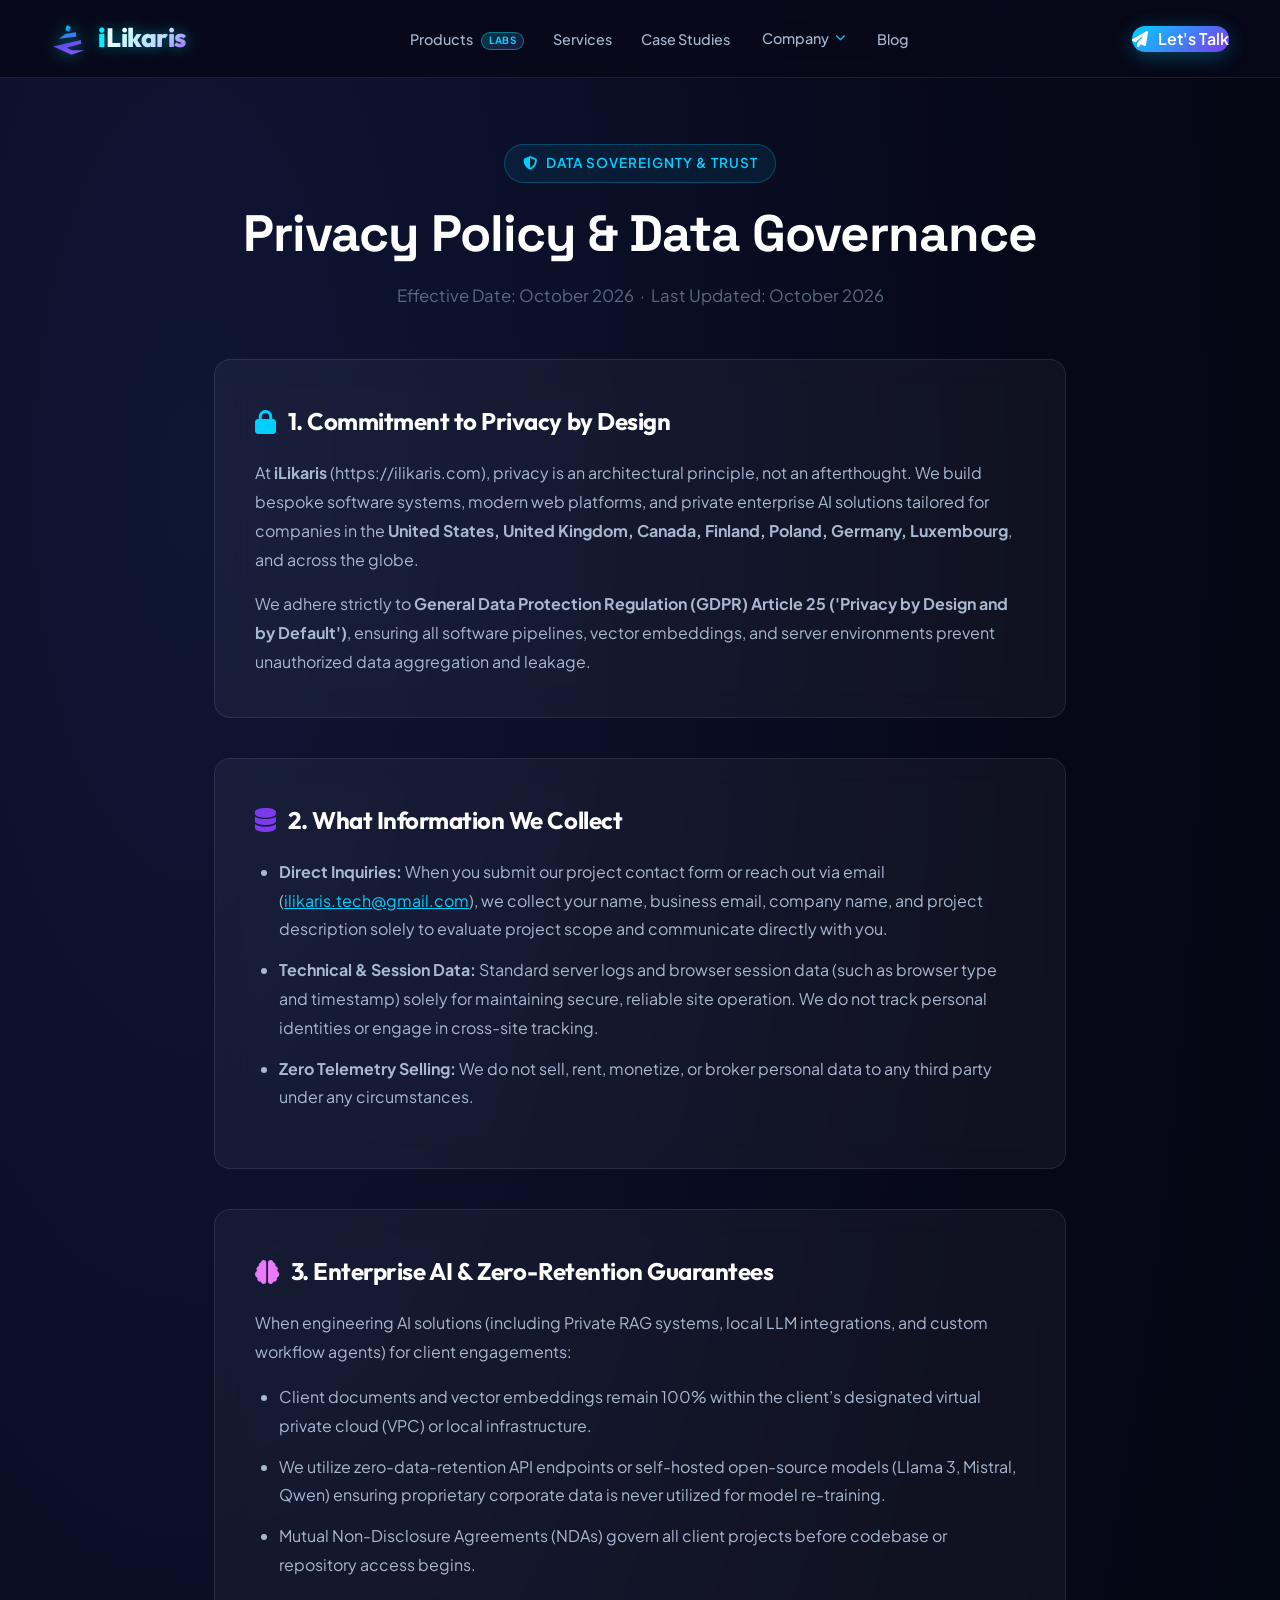
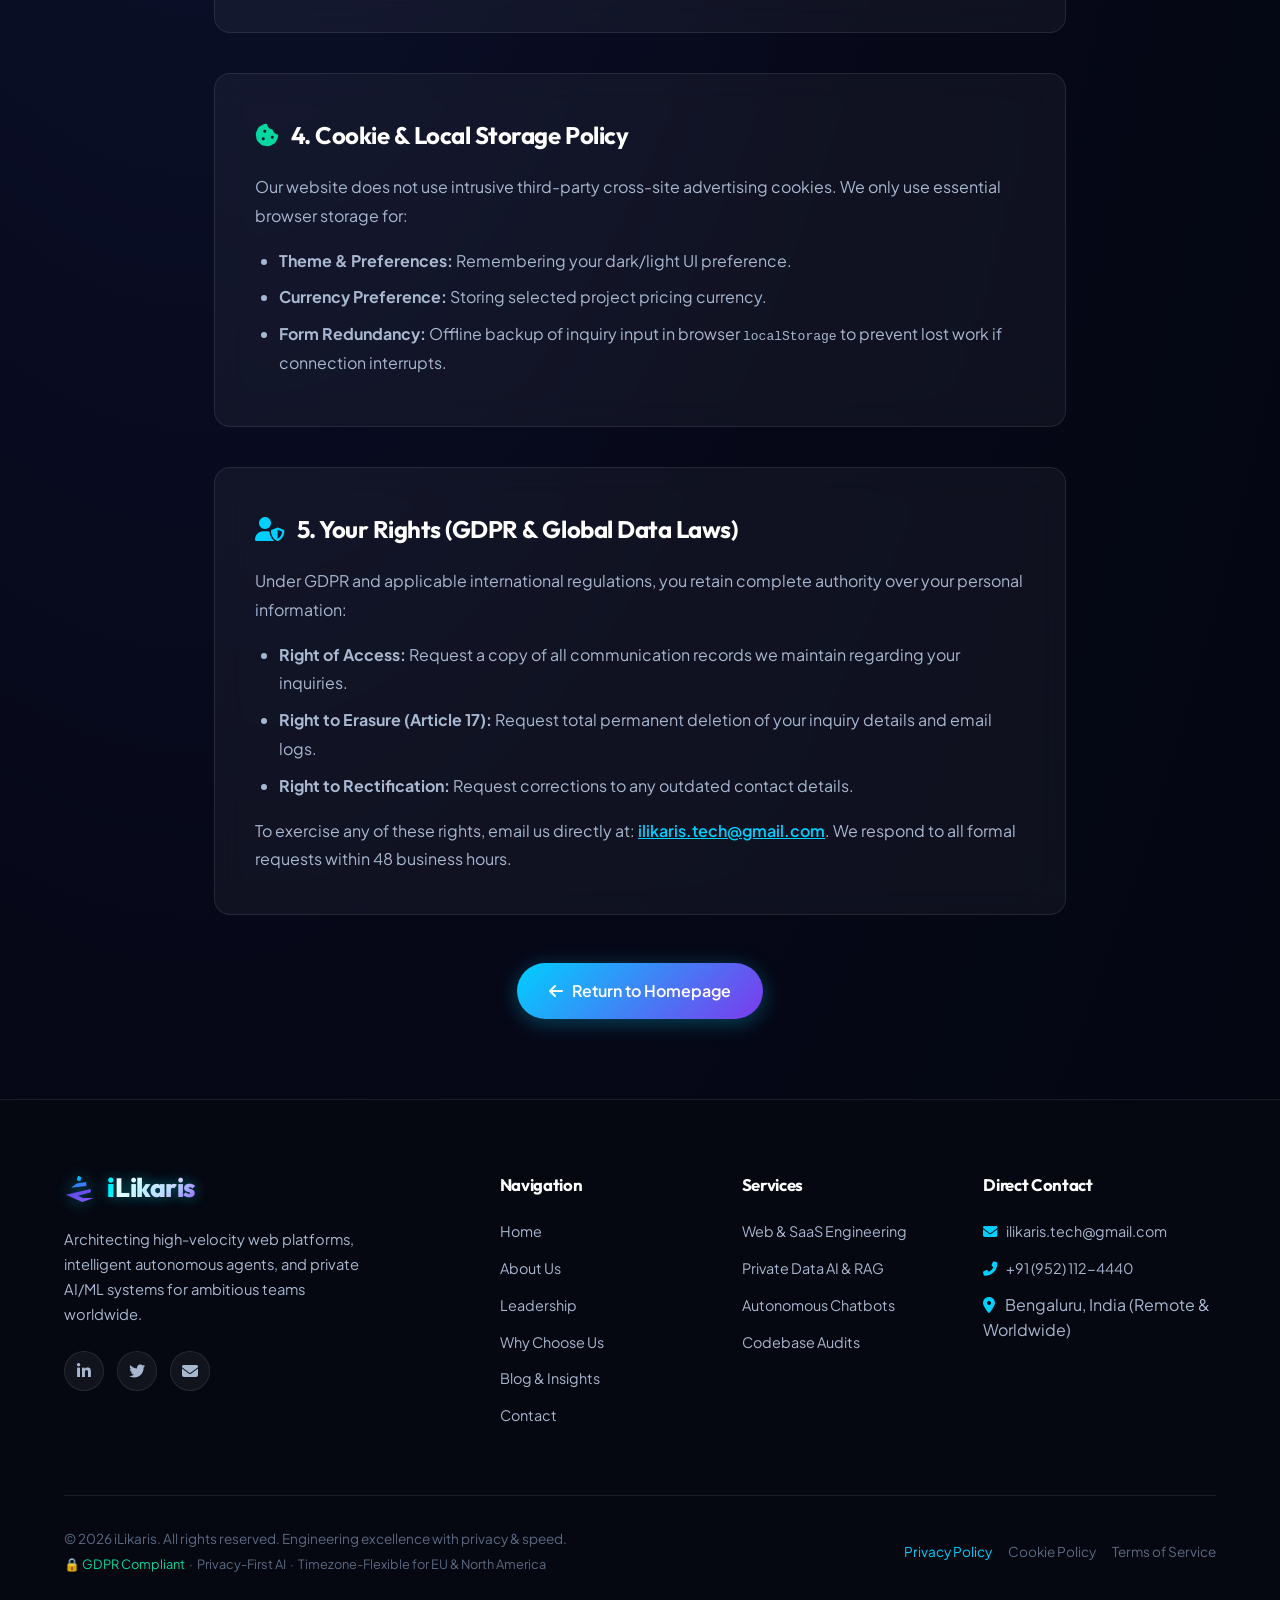
<file: privacy.html>
<!DOCTYPE html>
<html lang="en">

<head>
    <meta charset="UTF-8">
    <meta name="viewport" content="width=device-width, initial-scale=1.0">
    <meta name="referrer" content="strict-origin-when-cross-origin">
    <meta name="robots" content="index, follow, max-image-preview:large, max-snippet:-1, max-video-preview:-1">
    <meta name="theme-color" content="#060818">
    <meta name="author" content="Sourabh Sharma">
    <title>Privacy Policy | iLikaris — GDPR Compliance &amp; Data Sovereignty</title>
    <meta name="description"
        content="Read iLikaris's Privacy Policy. Learn about our strict GDPR Article 25 compliance, zero-retention private AI architectures, and client data protection.">
    <link rel="canonical" href="https://ilikaris.com/privacy.html">
    <link rel="icon" href="/favicon.ico" sizes="any">
    <link rel="icon" type="image/svg+xml" href="assets/favicon.svg">
    <link rel="icon" type="image/png" sizes="48x48" href="assets/favicon-48x48.png">
    <link rel="icon" type="image/png" sizes="96x96" href="assets/favicon-96x96.png">
    <link rel="icon" type="image/png" sizes="192x192" href="assets/favicon-192x192.png">
    <link rel="apple-touch-icon" sizes="180x180" href="assets/apple-touch-icon.png">

    <!-- Open Graph / Social Sharing -->
    <meta property="og:type" content="website">
    <meta property="og:site_name" content="iLikaris">
    <meta property="og:title" content="Privacy Policy | iLikaris — GDPR Compliance &amp; Data Sovereignty">
    <meta property="og:description"
        content="GDPR-compliant private AI systems, zero-retention data pipelines, and strict client confidentiality.">
    <meta property="og:url" content="https://ilikaris.com/privacy.html">
    <meta property="og:image" content="https://ilikaris.com/og-image.png">
    <meta property="og:image:width" content="1200">
    <meta property="og:image:height" content="630">

    <!-- Twitter Card -->
    <meta name="twitter:card" content="summary_large_image">
    <meta name="twitter:site" content="@ilikaris">
    <meta name="twitter:creator" content="@ilikaris">
    <meta name="twitter:title" content="Privacy Policy | iLikaris">
    <meta name="twitter:description" content="GDPR compliance, zero-retention private AI, and client data sovereignty.">
    <meta name="twitter:image" content="https://ilikaris.com/og-image.png">

    <!-- Fonts & CDNs -->
    <link rel="preconnect" href="https://fonts.googleapis.com">
    <link rel="preconnect" href="https://fonts.gstatic.com" crossorigin>
    <link rel="dns-prefetch" href="https://cdnjs.cloudflare.com">
    <link
        href="https://fonts.googleapis.com/css2?family=Outfit:wght@300;400;500;600;700;800&family=Plus+Jakarta+Sans:wght@300;400;500;600;700&family=Space+Grotesk:wght@500;700&display=swap"
        rel="stylesheet">
    <link rel="stylesheet" href="https://cdnjs.cloudflare.com/ajax/libs/font-awesome/6.4.0/css/all.min.css"
        integrity="sha512-iecdLmaskl7CVkqkXNQ/ZH/XLlvWZOJyj7Yy7tcenmpD1ypASozpmT/E0iPtmFIB46ZmdtAc9eNBvH0H/ZpiBw=="
        crossorigin="anonymous" referrerpolicy="no-referrer">

    <!-- Stylesheet -->
    <link rel="stylesheet" href="assets/css/style.css">

    <!-- JSON-LD Breadcrumb & WebPage Schema -->
    <script type="application/ld+json">
    {
        "@context": "https://schema.org",
        "@graph": [
            {
                "@type": "WebPage",
                "@id": "https://ilikaris.com/privacy.html",
                "url": "https://ilikaris.com/privacy.html",
                "name": "Privacy Policy | iLikaris",
                "description": "iLikaris Privacy Policy, GDPR Article 25 compliance, and client data sovereignty guidelines.",
                "isPartOf": {
                    "@type": "WebSite",
                    "url": "https://ilikaris.com",
                    "name": "iLikaris"
                }
            },
            {
                "@type": "BreadcrumbList",
                "itemListElement": [
                    {
                        "@type": "ListItem",
                        "position": 1,
                        "name": "Home",
                        "item": "https://ilikaris.com/"
                    },
                    {
                        "@type": "ListItem",
                        "position": 2,
                        "name": "Privacy Policy",
                        "item": "https://ilikaris.com/privacy.html"
                    }
                ]
            }
        ]
    }
    </script>
</head>

<body>
    <!-- Main Header -->
    <header id="mainHeader">
        <nav>
            <a href="index.html#home" class="logo" aria-label="iLikaris Home">
                <svg class="logo-mark" viewBox="0 0 100 100" width="36" height="36" fill="none"
                    xmlns="http://www.w3.org/2000/svg">
                    <defs>
                        <linearGradient id="navTopPiece" x1="0%" y1="0%" x2="100%" y2="100%">
                            <stop offset="0%" stop-color="#00f2fe" />
                            <stop offset="100%" stop-color="#0066ff" />
                        </linearGradient>
                        <linearGradient id="navMidPiece" x1="0%" y1="0%" x2="100%" y2="100%">
                            <stop offset="0%" stop-color="#00a2ff" />
                            <stop offset="100%" stop-color="#6366f1" />
                        </linearGradient>
                        <linearGradient id="navBotPiece" x1="0%" y1="0%" x2="100%" y2="100%">
                            <stop offset="0%" stop-color="#4f46e5" />
                            <stop offset="100%" stop-color="#8b5cf6" />
                        </linearGradient>
                    </defs>
                    <polygon points="44,12 55,17 51,30 40,26" fill="url(#navTopPiece)" />
                    <polygon points="40,36 69,31 70,44 22,49" fill="url(#navMidPiece)" />
                    <polygon points="6,71 83,53 84,63 44,74 59,81 93,81 57,94 6,71" fill="url(#navBotPiece)" />
                </svg>
                <span class="logo-text">i<span class="logo-text-gradient">Likaris</span></span>
            </a>

            <ul class="nav-links" id="navLinks">
                <li><a href="products.html" class="nav-item">Products <span class="nav-labs-pill">Labs</span></a></li>
                <li><a href="index.html#services" class="nav-item">Services</a></li>
                <li><a href="index.html#portfolio" class="nav-item">Case Studies</a></li>
                <li class="nav-dropdown">
                    <a href="about.html" class="nav-item dropdown-toggle">
                        Company <i class="fas fa-chevron-down"></i>
                    </a>
                    <div class="dropdown-menu">
                        <a href="about.html" class="dropdown-item">
                            <div class="dropdown-item-icon"><i class="fas fa-building"></i></div>
                            <div class="dropdown-item-text">
                                <span class="dropdown-item-title">About Us</span>
                                <span class="dropdown-item-desc">Mission, values &amp; story</span>
                            </div>
                        </a>
                        <a href="leadership.html" class="dropdown-item">
                            <div class="dropdown-item-icon"><i class="fas fa-user-tie"></i></div>
                            <div class="dropdown-item-text">
                                <span class="dropdown-item-title">Leadership</span>
                                <span class="dropdown-item-desc">Founder &amp; engineer profile</span>
                            </div>
                        </a>
                        <a href="why-choose-us.html" class="dropdown-item">
                            <div class="dropdown-item-icon"><i class="fas fa-award"></i></div>
                            <div class="dropdown-item-text">
                                <span class="dropdown-item-title">Why Choose Us</span>
                                <span class="dropdown-item-desc">Senior 1-on-1 vs agencies</span>
                            </div>
                        </a>
                    </div>
                </li>
                <li><a href="blog.html" class="nav-item">Blog</a></li>
            </ul>

            <div class="nav-cta-wrap">
                <a href="index.html#contact" class="btn btn-primary nav-cta">
                    <i class="fas fa-paper-plane"></i> Let's Talk
                </a>
                <button class="mobile-menu-toggle" id="menuToggle" onclick="toggleMobileMenu()" aria-label="Toggle navigation menu">
                    <i class="fas fa-bars"></i>
                </button>
            </div>
        </nav>
    </header>

    <!-- Content Section -->
    <main style="padding: 9rem 1.5rem 5rem; max-width: 900px; margin: 0 auto; color: var(--text-secondary); line-height: 1.8;">
        <div style="margin-bottom: 3rem; text-align: center;">
            <div style="display: inline-flex; align-items: center; gap: 0.5rem; background: rgba(0,207,255,0.08); border: 1px solid rgba(0,207,255,0.25); color: var(--accent-cyan); padding: 0.4rem 1.1rem; border-radius: 999px; font-size: 0.85rem; font-weight: 600; text-transform: uppercase; letter-spacing: 1px; margin-bottom: 1.25rem;">
                <i class="fas fa-shield-alt"></i> Data Sovereignty &amp; Trust
            </div>
            <h1 style="font-size: clamp(2rem, 4vw, 3.2rem); font-family: 'Space Grotesk', sans-serif; color: var(--text-primary); font-weight: 700; line-height: 1.2; margin-bottom: 1rem;">
                Privacy Policy &amp; Data Governance
            </h1>
            <p style="font-size: 1.05rem; color: var(--text-muted);">
                Effective Date: October 2026 &nbsp;&middot;&nbsp; Last Updated: October 2026
            </p>
        </div>

        <div style="background: var(--bg-card); border: 1px solid var(--border-subtle); border-radius: 16px; padding: 2.5rem; backdrop-filter: blur(16px); margin-bottom: 2.5rem;">
            <h2 style="color: var(--text-primary); font-size: 1.5rem; margin-bottom: 1rem; display: flex; align-items: center; gap: 0.75rem;">
                <i class="fas fa-lock" style="color: var(--accent-cyan);"></i> 1. Commitment to Privacy by Design
            </h2>
            <p style="margin-bottom: 1rem;">
                At <strong>iLikaris</strong> (https://ilikaris.com), privacy is an architectural principle, not an afterthought. We build bespoke software systems, modern web platforms, and private enterprise AI solutions tailored for companies in the <strong>United States, United Kingdom, Canada, Finland, Poland, Germany, Luxembourg</strong>, and across the globe.
            </p>
            <p>
                We adhere strictly to <strong>General Data Protection Regulation (GDPR) Article 25 ('Privacy by Design and by Default')</strong>, ensuring all software pipelines, vector embeddings, and server environments prevent unauthorized data aggregation and leakage.
            </p>
        </div>

        <div style="background: var(--bg-card); border: 1px solid var(--border-subtle); border-radius: 16px; padding: 2.5rem; backdrop-filter: blur(16px); margin-bottom: 2.5rem;">
            <h2 style="color: var(--text-primary); font-size: 1.5rem; margin-bottom: 1rem; display: flex; align-items: center; gap: 0.75rem;">
                <i class="fas fa-database" style="color: var(--accent-purple);"></i> 2. What Information We Collect
            </h2>
            <ul style="padding-left: 1.5rem; margin-bottom: 1rem;">
                <li style="margin-bottom: 0.75rem;"><strong>Direct Inquiries:</strong> When you submit our project contact form or reach out via email (<a href="mailto:ilikaris.tech@gmail.com" style="color: var(--accent-cyan);">ilikaris.tech@gmail.com</a>), we collect your name, business email, company name, and project description solely to evaluate project scope and communicate directly with you.</li>
                <li style="margin-bottom: 0.75rem;"><strong>Technical &amp; Session Data:</strong> Standard server logs and browser session data (such as browser type and timestamp) solely for maintaining secure, reliable site operation. We do not track personal identities or engage in cross-site tracking.</li>
                <li style="margin-bottom: 0.75rem;"><strong>Zero Telemetry Selling:</strong> We do not sell, rent, monetize, or broker personal data to any third party under any circumstances.</li>
            </ul>
        </div>

        <div style="background: var(--bg-card); border: 1px solid var(--border-subtle); border-radius: 16px; padding: 2.5rem; backdrop-filter: blur(16px); margin-bottom: 2.5rem;">
            <h2 style="color: var(--text-primary); font-size: 1.5rem; margin-bottom: 1rem; display: flex; align-items: center; gap: 0.75rem;">
                <i class="fas fa-brain" style="color: var(--accent-pink);"></i> 3. Enterprise AI &amp; Zero-Retention Guarantees
            </h2>
            <p style="margin-bottom: 1rem;">
                When engineering AI solutions (including Private RAG systems, local LLM integrations, and custom workflow agents) for client engagements:
            </p>
            <ul style="padding-left: 1.5rem;">
                <li style="margin-bottom: 0.75rem;">Client documents and vector embeddings remain 100% within the client’s designated virtual private cloud (VPC) or local infrastructure.</li>
                <li style="margin-bottom: 0.75rem;">We utilize zero-data-retention API endpoints or self-hosted open-source models (Llama 3, Mistral, Qwen) ensuring proprietary corporate data is never utilized for model re-training.</li>
                <li style="margin-bottom: 0.75rem;">Mutual Non-Disclosure Agreements (NDAs) govern all client projects before codebase or repository access begins.</li>
            </ul>
        </div>

        <div id="cookies" style="background: var(--bg-card); border: 1px solid var(--border-subtle); border-radius: 16px; padding: 2.5rem; backdrop-filter: blur(16px); margin-bottom: 2.5rem;">
            <h2 style="color: var(--text-primary); font-size: 1.5rem; margin-bottom: 1rem; display: flex; align-items: center; gap: 0.75rem;">
                <i class="fas fa-cookie-bite" style="color: var(--accent-teal);"></i> 4. Cookie &amp; Local Storage Policy
            </h2>
            <p style="margin-bottom: 1rem;">
                Our website does not use intrusive third-party cross-site advertising cookies. We only use essential browser storage for:
            </p>
            <ul style="padding-left: 1.5rem;">
                <li style="margin-bottom: 0.5rem;"><strong>Theme &amp; Preferences:</strong> Remembering your dark/light UI preference.</li>
                <li style="margin-bottom: 0.5rem;"><strong>Currency Preference:</strong> Storing selected project pricing currency.</li>
                <li style="margin-bottom: 0.5rem;"><strong>Form Redundancy:</strong> Offline backup of inquiry input in browser <code>localStorage</code> to prevent lost work if connection interrupts.</li>
            </ul>
        </div>

        <div style="background: var(--bg-card); border: 1px solid var(--border-subtle); border-radius: 16px; padding: 2.5rem; backdrop-filter: blur(16px); margin-bottom: 2.5rem;">
            <h2 style="color: var(--text-primary); font-size: 1.5rem; margin-bottom: 1rem; display: flex; align-items: center; gap: 0.75rem;">
                <i class="fas fa-user-shield" style="color: var(--accent-cyan);"></i> 5. Your Rights (GDPR &amp; Global Data Laws)
            </h2>
            <p style="margin-bottom: 1rem;">
                Under GDPR and applicable international regulations, you retain complete authority over your personal information:
            </p>
            <ul style="padding-left: 1.5rem; margin-bottom: 1rem;">
                <li style="margin-bottom: 0.5rem;"><strong>Right of Access:</strong> Request a copy of all communication records we maintain regarding your inquiries.</li>
                <li style="margin-bottom: 0.5rem;"><strong>Right to Erasure (Article 17):</strong> Request total permanent deletion of your inquiry details and email logs.</li>
                <li style="margin-bottom: 0.5rem;"><strong>Right to Rectification:</strong> Request corrections to any outdated contact details.</li>
            </ul>
            <p>
                To exercise any of these rights, email us directly at: <a href="mailto:ilikaris.tech@gmail.com" style="color: var(--accent-cyan); font-weight: 600;">ilikaris.tech@gmail.com</a>. We respond to all formal requests within 48 business hours.
            </p>
        </div>

        <div style="text-align: center; margin-top: 3rem;">
            <a href="index.html" class="btn btn-primary" style="display: inline-flex; align-items: center; gap: 0.6rem; padding: 0.85rem 2rem;">
                <i class="fas fa-arrow-left"></i> Return to Homepage
            </a>
        </div>
    </main>

    <!-- Master Footer -->
    <footer>
        <div class="footer-grid">
            <div class="footer-brand">
                <a href="index.html#home" class="logo" aria-label="iLikaris Home">
                    <svg class="logo-mark" viewBox="0 0 100 100" width="32" height="32" fill="none"
                        xmlns="http://www.w3.org/2000/svg">
                        <defs>
                            <linearGradient id="footTopPiece" x1="0%" y1="0%" x2="100%" y2="100%">
                                <stop offset="0%" stop-color="#00f2fe" />
                                <stop offset="100%" stop-color="#0066ff" />
                            </linearGradient>
                            <linearGradient id="footMidPiece" x1="0%" y1="0%" x2="100%" y2="100%">
                                <stop offset="0%" stop-color="#00a2ff" />
                                <stop offset="100%" stop-color="#6366f1" />
                            </linearGradient>
                            <linearGradient id="footBotPiece" x1="0%" y1="0%" x2="100%" y2="100%">
                                <stop offset="0%" stop-color="#4f46e5" />
                                <stop offset="100%" stop-color="#8b5cf6" />
                            </linearGradient>
                        </defs>
                        <polygon points="44,12 55,17 51,30 40,26" fill="url(#footTopPiece)" />
                        <polygon points="40,36 69,31 70,44 22,49" fill="url(#footMidPiece)" />
                        <polygon points="6,71 83,53 84,63 44,74 59,81 93,81 57,94 6,71" fill="url(#footBotPiece)" />
                    </svg>
                    <span class="logo-text">i<span class="logo-text-gradient">Likaris</span></span>
                </a>
                <p>Architecting high-velocity web platforms, intelligent autonomous agents, and private AI/ML systems for ambitious teams worldwide.</p>
                <div class="footer-socials">
                    <a href="https://www.linkedin.com/company/ilikaris" target="_blank" rel="noopener noreferrer" class="social-btn" aria-label="LinkedIn"><i class="fab fa-linkedin-in"></i></a>
                    <a href="https://x.com/ilikaris" target="_blank" rel="noopener noreferrer" class="social-btn" aria-label="Twitter"><i class="fab fa-twitter"></i></a>
                    <a href="mailto:ilikaris.tech@gmail.com" class="social-btn" aria-label="Email"><i class="fas fa-envelope"></i></a>
                </div>
            </div>

            <div class="footer-links">
                <h4>Navigation</h4>
                <ul>
                    <li><a href="index.html#home">Home</a></li>
                    <li><a href="about.html">About Us</a></li>
                    <li><a href="leadership.html">Leadership</a></li>
                    <li><a href="why-choose-us.html">Why Choose Us</a></li>
                    <li><a href="blog.html">Blog &amp; Insights</a></li>
                    <li><a href="index.html#contact">Contact</a></li>
                </ul>
            </div>

            <div class="footer-links">
                <h4>Services</h4>
                <ul>
                    <li><a href="index.html#services">Web &amp; SaaS Engineering</a></li>
                    <li><a href="index.html#services">Private Data AI &amp; RAG</a></li>
                    <li><a href="index.html#services">Autonomous Chatbots</a></li>
                    <li><a href="index.html#services">Codebase Audits</a></li>
                </ul>
            </div>

            <div class="footer-links">
                <h4>Direct Contact</h4>
                <ul>
                    <li><a href="mailto:ilikaris.tech@gmail.com"><i class="fas fa-envelope" style="color: var(--accent-cyan); margin-right: 0.4rem;"></i> ilikaris.tech@gmail.com</a></li>
                    <li><a href="tel:+919521124440"><i class="fas fa-phone-alt" style="color: var(--accent-cyan); margin-right: 0.4rem;"></i> +91 (952) 112-4440</a></li>
                    <li style="color: var(--text-secondary);"><i class="fas fa-map-marker-alt" style="color: var(--accent-cyan); margin-right: 0.4rem;"></i> Bengaluru, India (Remote &amp; Worldwide)</li>
                </ul>
            </div>
        </div>

        <div class="footer-bottom">
            <div>
                <p>&copy; 2026 iLikaris. All rights reserved. Engineering excellence with privacy &amp; speed.</p>
                <p style="margin-top: 0.3rem; font-size: 0.8rem;">
                    <span style="color: var(--accent-teal);">🔒 GDPR Compliant</span> &nbsp;&middot;&nbsp;
                    Privacy-First AI &nbsp;&middot;&nbsp;
                    Timezone-Flexible for EU &amp; North America
                </p>
            </div>
            <div style="display:flex; gap: 1rem; flex-wrap: wrap; align-items: center;">
                <a href="privacy.html" style="color: var(--accent-cyan); text-decoration: none;">Privacy Policy</a>
                <a href="privacy.html#cookies" style="color: var(--text-muted); text-decoration: none;">Cookie Policy</a>
                <a href="terms.html" style="color: var(--text-muted); text-decoration: none;">Terms of Service</a>
            </div>
        </div>
    </footer>

    <!-- App JS -->
    <script src="assets/js/app.js"></script>
</body>

</html>
</file>
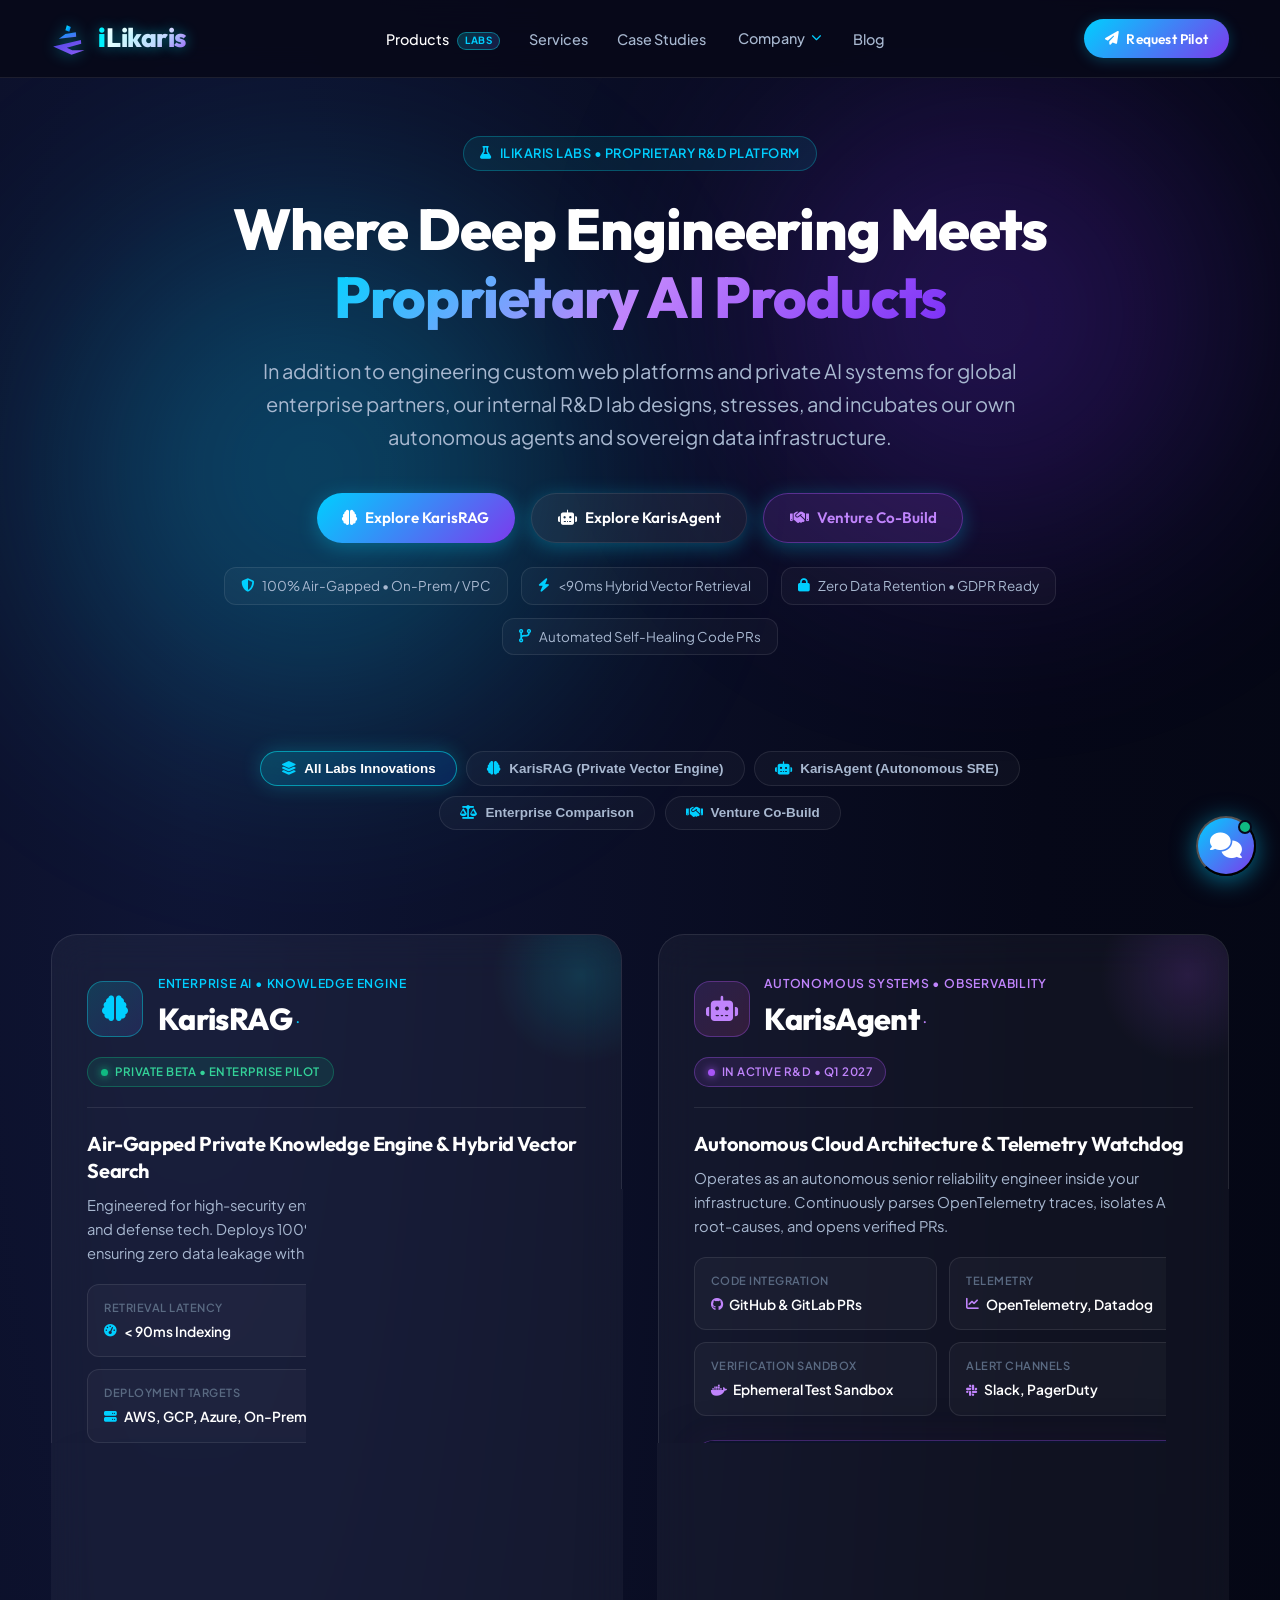
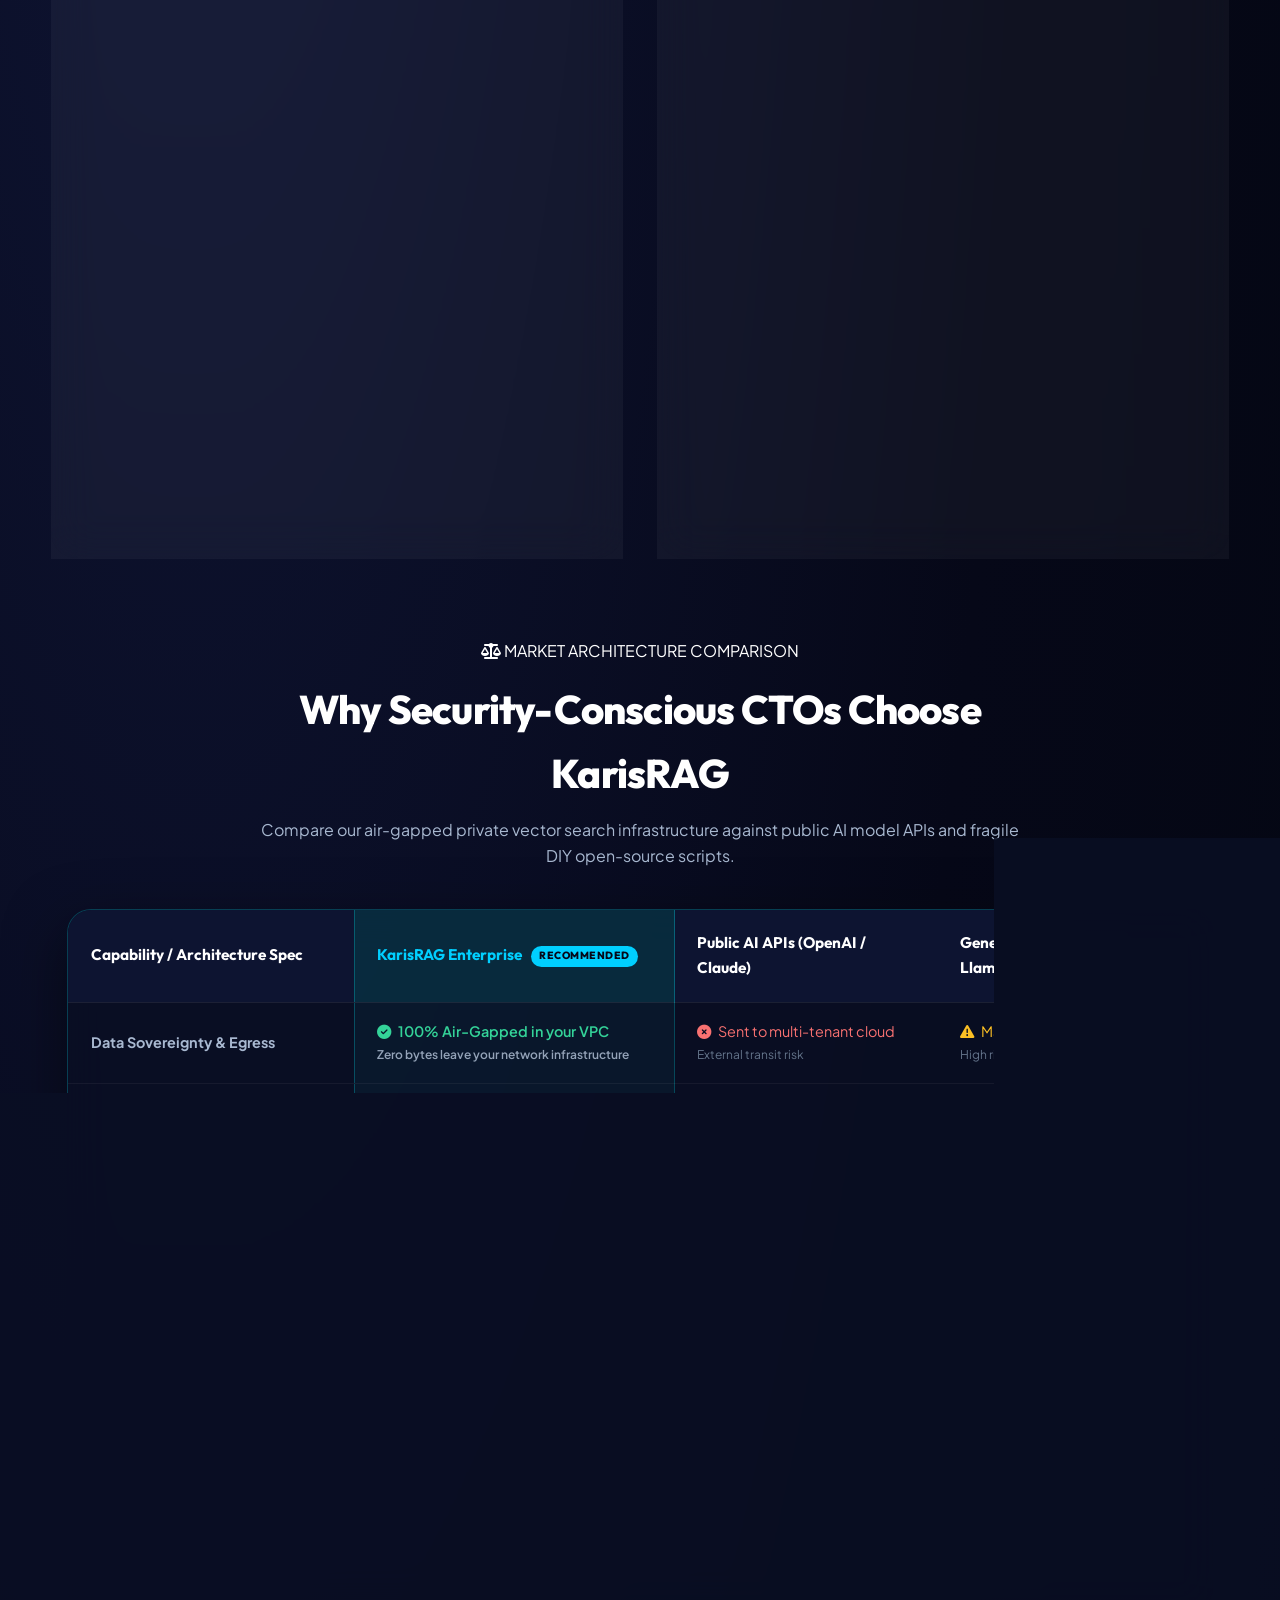
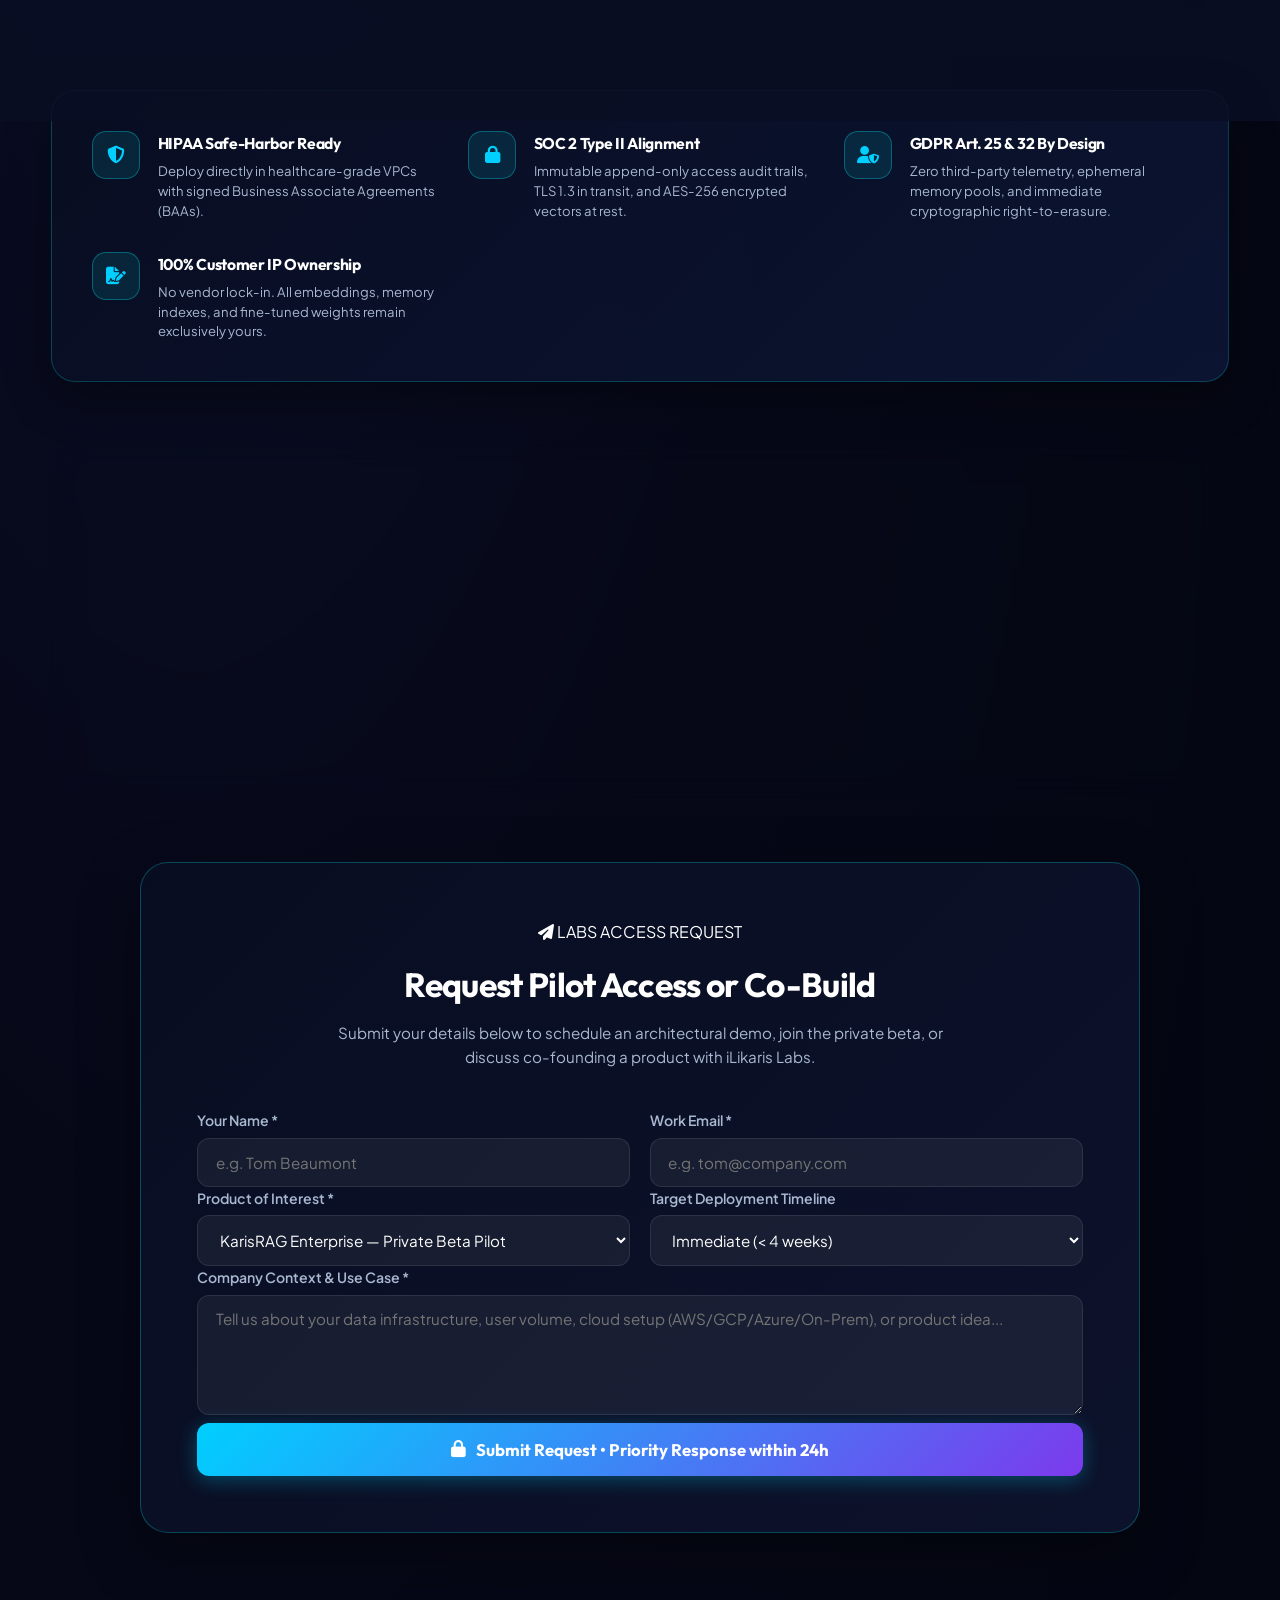
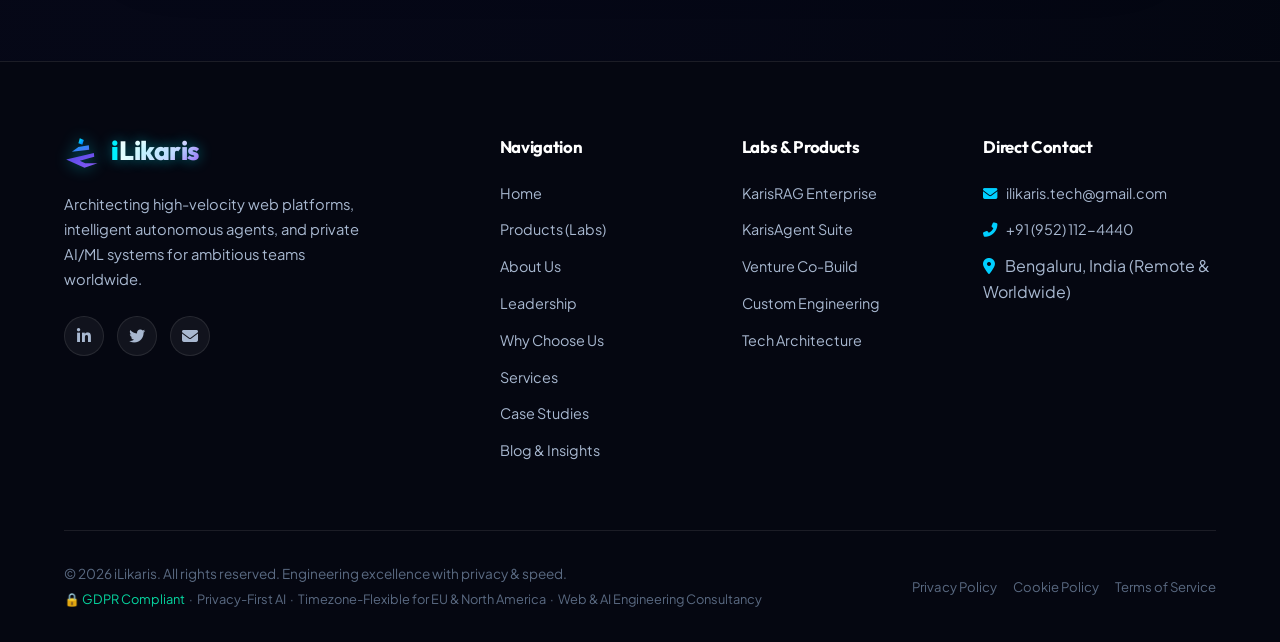
<file: products.html>
<!DOCTYPE html>
<html lang="en">

<head>
    <meta charset="UTF-8">
    <meta name="viewport" content="width=device-width, initial-scale=1.0">
    <meta name="referrer" content="strict-origin-when-cross-origin">
    <meta name="robots" content="index, follow, max-image-preview:large, max-snippet:-1, max-video-preview:-1">
    <meta name="theme-color" content="#060818">
    <meta name="author" content="Sourabh Sharma">
    <meta name="google-site-verification" content="V_WFJUBCOr53PXVxgdsfc1no9KHClJN9mOB0sNpz7Yc" />
    <title>iLikaris Labs | Proprietary AI Products, RAG Engines &amp; Developer Tools</title>
    <meta name="description"
        content="Discover proprietary AI platforms and developer tooling incubated by iLikaris Labs: KarisRAG (air-gapped enterprise vector knowledge engine) and KarisAgent (autonomous cloud observability watchdog).">
    <meta name="keywords"
        content="iLikaris Labs, AI products, proprietary AI software, KarisRAG, private RAG platform, autonomous AI agents, enterprise search, air-gapped AI, software incubator, tech venture co-build">
    <link rel="icon" href="/favicon.ico" sizes="any">
    <link rel="icon" type="image/svg+xml" href="assets/favicon.svg">
    <link rel="icon" type="image/png" sizes="48x48" href="assets/favicon-48x48.png">
    <link rel="icon" type="image/png" sizes="96x96" href="assets/favicon-96x96.png">
    <link rel="icon" type="image/png" sizes="192x192" href="assets/favicon-192x192.png">
    <link rel="apple-touch-icon" sizes="180x180" href="assets/apple-touch-icon.png">
    <link rel="canonical" href="https://ilikaris.com/products.html">

    <!-- Open Graph / Social Sharing -->
    <meta property="og:type" content="website">
    <meta property="og:site_name" content="iLikaris">
    <meta property="og:title" content="iLikaris Labs | Proprietary AI Products &amp; Developer Tooling">
    <meta property="og:description"
        content="From bespoke engineering to proprietary products. Explore KarisRAG and KarisAgent, built for privacy-conscious enterprises and ambitious engineering teams.">
    <meta property="og:url" content="https://ilikaris.com/products.html">
    <meta property="og:image" content="https://ilikaris.com/og-image.png">
    <meta property="og:image:secure_url" content="https://ilikaris.com/og-image.png">
    <meta property="og:image:width" content="1200">
    <meta property="og:image:height" content="630">
    <meta property="og:image:alt" content="iLikaris Labs — Proprietary AI Products &amp; Tools">

    <!-- Twitter Card -->
    <meta name="twitter:card" content="summary_large_image">
    <meta name="twitter:site" content="@ilikaris">
    <meta name="twitter:creator" content="@ilikaris">
    <meta name="twitter:title" content="iLikaris Labs | Proprietary AI Products &amp; Developer Tooling">
    <meta name="twitter:description"
        content="Explore proprietary AI platforms from iLikaris Labs: KarisRAG, KarisAgent, and our Venture Co-Build Program.">
    <meta name="twitter:image" content="https://ilikaris.com/og-image.png">

    <!-- Google Fonts & Preconnect -->
    <link rel="preconnect" href="https://fonts.googleapis.com">
    <link rel="preconnect" href="https://fonts.gstatic.com" crossorigin>
    <link rel="dns-prefetch" href="https://cdnjs.cloudflare.com">
    <link
        href="https://fonts.googleapis.com/css2?family=Outfit:wght@300;400;500;600;700;800;900&family=Plus+Jakarta+Sans:wght@300;400;500;600;700&family=Space+Grotesk:wght@500;700&display=swap"
        rel="stylesheet">

    <!-- Font Awesome -->
    <link rel="stylesheet" href="https://cdnjs.cloudflare.com/ajax/libs/font-awesome/6.4.0/css/all.min.css"
        integrity="sha512-iecdLmaskl7CVkqkXNQ/ZH/XLlvWZOJyj7Yy7tcenmpD1ypASozpmT/E0iPtmFIB46ZmdtAc9eNBvH0H/ZpiBw=="
        crossorigin="anonymous" referrerpolicy="no-referrer">

    <!-- Master Stylesheet -->
    <link rel="stylesheet" href="assets/css/style.css">

    <!-- Dedicated Product Page Enhancement Styles -->
    <style>
        .page-hero {
            padding: 8.5rem 5% 4rem;
            text-align: center;
            max-width: 980px;
            margin: 0 auto;
            position: relative;
        }

        .page-hero .section-pill {
            display: inline-flex;
            align-items: center;
            gap: 0.5rem;
            padding: 0.4rem 1rem;
            border-radius: 50px;
            background: rgba(0, 242, 254, 0.08);
            border: 1px solid rgba(0, 242, 254, 0.25);
            color: var(--accent-cyan);
            font-size: 0.8rem;
            font-weight: 600;
            letter-spacing: 0.5px;
            text-transform: uppercase;
            margin-bottom: 1.5rem;
        }

        .page-hero h1 {
            font-size: clamp(2.3rem, 5vw, 3.6rem);
            font-family: 'Outfit', sans-serif;
            font-weight: 800;
            line-height: 1.18;
            margin-bottom: 1.4rem;
            color: #ffffff;
        }

        .page-hero p {
            font-size: clamp(1.05rem, 2vw, 1.25rem);
            color: var(--text-secondary);
            line-height: 1.65;
            max-width: 800px;
            margin: 0 auto 2.5rem;
        }

        .hero-badges-row {
            display: flex;
            justify-content: center;
            flex-wrap: wrap;
            gap: 0.8rem;
            margin-top: 1.5rem;
        }

        .hero-stat-badge {
            display: inline-flex;
            align-items: center;
            gap: 0.5rem;
            background: rgba(255, 255, 255, 0.03);
            border: 1px solid var(--border-subtle);
            border-radius: 12px;
            padding: 0.45rem 1rem;
            font-size: 0.84rem;
            color: var(--text-secondary);
        }

        .hero-stat-badge i {
            color: var(--accent-cyan);
        }

        /* Product Showcase Section & 2-Column Duo Grid */
        .product-showcase-section {
            padding: 3rem 4%;
            max-width: 1400px;
            margin: 0 auto;
        }

        .products-duo-grid {
            display: grid;
            grid-template-columns: repeat(2, 1fr);
            gap: 2.2rem;
            margin-bottom: 4rem;
            align-items: stretch;
        }

        .product-duo-card {
            background: var(--bg-card);
            border: 1px solid var(--border-subtle);
            border-radius: 26px;
            padding: 2.4rem 2.2rem;
            position: relative;
            overflow: hidden;
            backdrop-filter: blur(20px);
            -webkit-backdrop-filter: blur(20px);
            transition: var(--transition);
            display: flex;
            flex-direction: column;
            justify-content: space-between;
        }

        .product-duo-card:hover {
            border-color: rgba(0, 242, 254, 0.4);
            box-shadow: 0 20px 50px rgba(0, 242, 254, 0.12);
            transform: translateY(-4px);
        }

        .product-duo-card.purple:hover {
            border-color: rgba(168, 85, 247, 0.45);
            box-shadow: 0 20px 50px rgba(168, 85, 247, 0.15);
        }

        .card-glow-top {
            position: absolute;
            top: -50px;
            right: -50px;
            width: 180px;
            height: 180px;
            border-radius: 50%;
            background: radial-gradient(circle, rgba(0, 242, 254, 0.14) 0%, transparent 70%);
            pointer-events: none;
        }

        .product-duo-card.purple .card-glow-top {
            background: radial-gradient(circle, rgba(168, 85, 247, 0.16) 0%, transparent 70%);
        }

        .product-badge-bar {
            display: flex;
            align-items: center;
            justify-content: space-between;
            flex-wrap: wrap;
            gap: 0.8rem;
            margin-bottom: 1.4rem;
            padding-bottom: 1.2rem;
            border-bottom: 1px solid var(--border-subtle);
        }

        .badge-left {
            display: flex;
            align-items: center;
            gap: 0.9rem;
        }

        .product-icon-large {
            width: 56px;
            height: 56px;
            border-radius: 16px;
            background: linear-gradient(135deg, rgba(0, 242, 254, 0.15), rgba(99, 102, 241, 0.15));
            border: 1px solid rgba(0, 242, 254, 0.35);
            color: var(--accent-cyan);
            display: flex;
            align-items: center;
            justify-content: center;
            font-size: 1.6rem;
            flex-shrink: 0;
        }

        .product-icon-large.purple {
            background: linear-gradient(135deg, rgba(168, 85, 247, 0.15), rgba(236, 72, 153, 0.15));
            border-color: rgba(168, 85, 247, 0.35);
            color: #c084fc;
        }

        .badge-left-text h2 {
            font-size: 1.9rem;
            font-family: 'Outfit', sans-serif;
            font-weight: 800;
            color: #ffffff;
            margin: 0;
            display: flex;
            align-items: center;
            gap: 0.25rem;
        }

        .badge-left-text span {
            color: var(--accent-cyan);
            font-size: 0.76rem;
            text-transform: uppercase;
            letter-spacing: 0.8px;
            font-weight: 600;
            display: block;
            margin-bottom: 0.15rem;
        }

        .product-duo-card.purple .badge-left-text span {
            color: #c084fc;
        }

        .product-card-body {
            flex: 1;
            display: flex;
            flex-direction: column;
        }

        .product-pitch h3 {
            font-size: 1.25rem;
            color: var(--text-primary);
            margin-bottom: 0.65rem;
            font-family: 'Outfit', sans-serif;
            line-height: 1.35;
        }

        .product-pitch p {
            color: var(--text-secondary);
            font-size: 0.92rem;
            line-height: 1.6;
            margin-bottom: 1.2rem;
        }

        .spec-grid {
            display: grid;
            grid-template-columns: 1fr 1fr;
            gap: 0.75rem;
            margin: 1rem 0 1.5rem;
        }

        .spec-item {
            background: rgba(255, 255, 255, 0.03);
            border: 1px solid var(--border-subtle);
            border-radius: 12px;
            padding: 0.85rem 1rem;
        }

        .spec-item .spec-label {
            font-size: 0.7rem;
            color: var(--text-muted);
            text-transform: uppercase;
            letter-spacing: 0.5px;
            font-weight: 600;
            display: block;
            margin-bottom: 0.25rem;
        }

        .spec-item .spec-value {
            font-size: 0.86rem;
            color: var(--text-primary);
            font-weight: 600;
            display: flex;
            align-items: center;
            gap: 0.4rem;
        }

        .spec-item .spec-value i {
            color: var(--accent-cyan);
            font-size: 0.8rem;
        }

        .product-duo-card.purple .spec-item .spec-value i {
            color: #c084fc;
        }

        .card-cta-footer {
            margin-top: 1.6rem;
            padding-top: 1.2rem;
            border-top: 1px solid rgba(255, 255, 255, 0.06);
            display: flex;
            align-items: center;
            justify-content: space-between;
            gap: 1rem;
            flex-wrap: wrap;
        }

        /* Modern Interactive Simulator & Showcase Panel */
        .interactive-showcase-panel {
            background: #080c1e;
            border: 1px solid rgba(0, 242, 254, 0.25);
            border-radius: 20px;
            overflow: hidden;
            box-shadow: 0 18px 50px rgba(0, 0, 0, 0.55), 0 0 35px rgba(0, 242, 254, 0.08);
            display: flex;
            flex-direction: column;
            transition: var(--transition);
        }

        .interactive-showcase-panel.purple {
            border-color: rgba(168, 85, 247, 0.35);
            box-shadow: 0 18px 50px rgba(0, 0, 0, 0.55), 0 0 35px rgba(168, 85, 247, 0.08);
        }

        .panel-header-tabs {
            display: flex;
            align-items: center;
            justify-content: space-between;
            background: rgba(13, 19, 44, 0.95);
            border-bottom: 1px solid rgba(255, 255, 255, 0.08);
            padding: 0.65rem 1rem;
            flex-wrap: wrap;
            gap: 0.6rem;
        }

        .window-dots {
            display: flex;
            gap: 6px;
            align-items: center;
        }

        .window-dot {
            width: 10px;
            height: 10px;
            border-radius: 50%;
        }

        .dot-red { background: #ff5f56; }
        .dot-yellow { background: #ffbd2e; }
        .dot-green { background: #27c93f; }

        .tab-buttons-group {
            display: flex;
            gap: 0.35rem;
            flex-wrap: wrap;
        }

        .panel-tab-btn {
            background: transparent;
            border: 1px solid transparent;
            color: var(--text-muted);
            font-size: 0.76rem;
            font-weight: 600;
            padding: 0.35rem 0.75rem;
            border-radius: 7px;
            cursor: pointer;
            display: inline-flex;
            align-items: center;
            gap: 0.35rem;
            transition: var(--transition);
            font-family: inherit;
        }

        .panel-tab-btn:hover {
            color: var(--text-primary);
            background: rgba(255, 255, 255, 0.06);
        }

        .panel-tab-btn.active {
            color: var(--accent-cyan);
            background: rgba(0, 242, 254, 0.12);
            border-color: rgba(0, 242, 254, 0.35);
            box-shadow: 0 0 12px rgba(0, 242, 254, 0.2);
        }

        .panel-tab-btn.purple.active {
            color: #c084fc;
            background: rgba(168, 85, 247, 0.16);
            border-color: rgba(168, 85, 247, 0.4);
            box-shadow: 0 0 12px rgba(168, 85, 247, 0.2);
        }

        .tab-body {
            padding: 1.5rem;
            display: none;
        }

        .tab-body.active {
            display: block;
            animation: tabFadeIn 0.25s ease-out;
        }

        @keyframes tabFadeIn {
            from { opacity: 0; transform: translateY(4px); }
            to { opacity: 1; transform: translateY(0); }
        }

        /* Live Neural Query Sandbox */
        .sandbox-topbar {
            display: flex;
            align-items: center;
            justify-content: space-between;
            margin-bottom: 0.85rem;
            flex-wrap: wrap;
            gap: 0.5rem;
        }

        .sandbox-topbar-title {
            font-size: 0.76rem;
            text-transform: uppercase;
            letter-spacing: 0.6px;
            color: var(--accent-cyan);
            font-weight: 700;
            display: flex;
            align-items: center;
            gap: 0.4rem;
        }

        .sandbox-status-pill {
            font-size: 0.72rem;
            background: rgba(6, 214, 160, 0.12);
            border: 1px solid rgba(6, 214, 160, 0.3);
            color: var(--accent-teal);
            padding: 0.2rem 0.6rem;
            border-radius: 20px;
            display: inline-flex;
            align-items: center;
            gap: 0.35rem;
            font-weight: 600;
        }

        .pulse-dot-teal {
            width: 6px;
            height: 6px;
            border-radius: 50%;
            background: var(--accent-teal);
            box-shadow: 0 0 8px var(--accent-teal);
            animation: pulseTeal 2s infinite;
        }

        @keyframes pulseTeal {
            0%, 100% { opacity: 1; transform: scale(1); }
            50% { opacity: 0.4; transform: scale(0.85); }
        }

        .sandbox-presets {
            display: flex;
            gap: 0.45rem;
            margin-bottom: 1rem;
            flex-wrap: wrap;
            align-items: center;
        }

        .preset-label {
            font-size: 0.74rem;
            color: var(--text-muted);
            margin-right: 0.2rem;
        }

        .preset-chip {
            background: rgba(255, 255, 255, 0.04);
            border: 1px solid rgba(255, 255, 255, 0.1);
            color: var(--text-secondary);
            font-size: 0.74rem;
            padding: 0.25rem 0.65rem;
            border-radius: 6px;
            cursor: pointer;
            transition: var(--transition);
        }

        .preset-chip:hover, .preset-chip.active {
            background: rgba(0, 242, 254, 0.1);
            border-color: rgba(0, 242, 254, 0.35);
            color: #ffffff;
        }

        .sandbox-query-input-wrap {
            display: flex;
            gap: 0.5rem;
            background: rgba(4, 7, 20, 0.85);
            border: 1px solid rgba(0, 242, 254, 0.3);
            border-radius: 12px;
            padding: 0.4rem 0.5rem 0.4rem 0.9rem;
            align-items: center;
            margin-bottom: 1.2rem;
            box-shadow: 0 4px 18px rgba(0, 0, 0, 0.3);
        }

        .sandbox-query-input-wrap input {
            background: transparent;
            border: none;
            color: #ffffff;
            font-size: 0.85rem;
            font-family: inherit;
            flex: 1;
            outline: none;
        }

        .sandbox-exec-btn {
            background: linear-gradient(135deg, #00f2fe, #0066ff);
            border: none;
            color: #ffffff;
            padding: 0.45rem 0.9rem;
            border-radius: 8px;
            font-size: 0.78rem;
            font-weight: 700;
            cursor: pointer;
            display: inline-flex;
            align-items: center;
            gap: 0.4rem;
            transition: var(--transition);
            white-space: nowrap;
        }

        .sandbox-exec-btn:hover {
            box-shadow: 0 0 16px rgba(0, 242, 254, 0.4);
            transform: translateY(-1px);
        }

        .sandbox-result-box {
            background: rgba(13, 19, 44, 0.75);
            border: 1px solid rgba(0, 242, 254, 0.2);
            border-radius: 14px;
            padding: 1.1rem;
        }

        .result-meta-bar {
            display: flex;
            align-items: center;
            justify-content: space-between;
            margin-bottom: 0.8rem;
            flex-wrap: wrap;
            gap: 0.5rem;
            padding-bottom: 0.6rem;
            border-bottom: 1px solid rgba(255, 255, 255, 0.06);
        }

        .meta-stat {
            font-size: 0.74rem;
            font-weight: 600;
            color: var(--accent-cyan);
            display: inline-flex;
            align-items: center;
            gap: 0.35rem;
        }

        .meta-stat.score {
            color: #10b981;
        }

        .result-answer-text {
            font-size: 0.88rem;
            color: #e2e8f0;
            line-height: 1.6;
            margin-bottom: 0.9rem;
        }

        .result-answer-text mark {
            background: rgba(0, 242, 254, 0.22);
            color: #00f2fe;
            padding: 0.1rem 0.3rem;
            border-radius: 4px;
            font-weight: 600;
        }

        .citation-box {
            background: rgba(4, 7, 20, 0.8);
            border: 1px solid rgba(255, 255, 255, 0.08);
            border-radius: 10px;
            padding: 0.75rem 0.9rem;
            display: flex;
            align-items: flex-start;
            gap: 0.75rem;
            margin-bottom: 0.8rem;
        }

        .citation-icon {
            color: var(--accent-cyan);
            font-size: 1rem;
            margin-top: 0.15rem;
        }

        .citation-details h5 {
            font-size: 0.78rem;
            color: #ffffff;
            margin-bottom: 0.15rem;
            display: flex;
            align-items: center;
            gap: 0.4rem;
        }

        .citation-details p {
            font-size: 0.72rem;
            color: var(--text-muted);
            line-height: 1.4;
            margin: 0;
            font-family: 'Space Grotesk', monospace;
        }

        .sovereignty-badge {
            display: inline-flex;
            align-items: center;
            gap: 0.4rem;
            font-size: 0.72rem;
            color: var(--accent-teal);
            background: rgba(6, 214, 160, 0.08);
            border: 1px solid rgba(6, 214, 160, 0.25);
            padding: 0.3rem 0.7rem;
            border-radius: 8px;
            font-weight: 600;
        }

        /* Architecture Visual Box & Steps */
        .arch-title {
            font-size: 0.82rem;
            text-transform: uppercase;
            letter-spacing: 0.7px;
            color: var(--accent-cyan);
            font-weight: 700;
            margin-bottom: 1.2rem;
            display: flex;
            align-items: center;
            gap: 0.5rem;
        }

        .pipeline-step {
            display: flex;
            align-items: flex-start;
            gap: 0.9rem;
            margin-bottom: 0.9rem;
            position: relative;
            background: rgba(255, 255, 255, 0.02);
            border: 1px solid rgba(255, 255, 255, 0.05);
            border-radius: 12px;
            padding: 0.85rem 1rem;
            transition: var(--transition);
        }

        .pipeline-step:hover {
            background: rgba(0, 242, 254, 0.04);
            border-color: rgba(0, 242, 254, 0.25);
        }

        .pipeline-step.purple:hover {
            background: rgba(168, 85, 247, 0.04);
            border-color: rgba(168, 85, 247, 0.25);
        }

        .pipeline-step:last-child {
            margin-bottom: 0;
        }

        .pipeline-num {
            width: 30px;
            height: 30px;
            border-radius: 8px;
            background: rgba(0, 242, 254, 0.12);
            border: 1px solid rgba(0, 242, 254, 0.3);
            color: var(--accent-cyan);
            display: flex;
            align-items: center;
            justify-content: center;
            font-size: 0.82rem;
            font-weight: 700;
            flex-shrink: 0;
        }

        .pipeline-content h4 {
            font-size: 0.88rem;
            color: var(--text-primary);
            margin-bottom: 0.2rem;
            font-weight: 600;
        }

        .pipeline-content p {
            font-size: 0.78rem;
            color: var(--text-muted);
            line-height: 1.45;
            margin: 0;
        }

        .pipeline-arrow {
            display: flex;
            justify-content: center;
            margin: -0.4rem 0 0.5rem 1rem;
            color: rgba(0, 242, 254, 0.4);
            font-size: 0.7rem;
        }

        /* Terminal Window & Code View */
        .terminal-code-wrap {
            background: #050714;
            border: 1px solid rgba(255, 255, 255, 0.08);
            border-radius: 12px;
            padding: 1.1rem;
            position: relative;
            font-family: 'Space Grotesk', monospace;
            font-size: 0.78rem;
            line-height: 1.65;
            overflow-x: auto;
        }

        .code-copy-btn {
            position: absolute;
            top: 0.75rem;
            right: 0.75rem;
            background: rgba(255, 255, 255, 0.08);
            border: 1px solid rgba(255, 255, 255, 0.12);
            color: var(--text-secondary);
            font-size: 0.72rem;
            padding: 0.3rem 0.65rem;
            border-radius: 6px;
            cursor: pointer;
            transition: var(--transition);
            display: inline-flex;
            align-items: center;
            gap: 0.35rem;
        }

        .code-copy-btn:hover {
            background: rgba(0, 242, 254, 0.15);
            color: #ffffff;
            border-color: rgba(0, 242, 254, 0.4);
        }

        .terminal-log-line {
            display: flex;
            gap: 0.6rem;
            margin-bottom: 0.35rem;
            white-space: pre-wrap;
            word-break: break-word;
        }

        .log-time {
            color: #64748b;
            flex-shrink: 0;
        }

        .log-tag {
            font-weight: 700;
            flex-shrink: 0;
        }

        .tag-alert { color: #f87171; }
        .tag-trace { color: #60a5fa; }
        .tag-ast { color: #c084fc; }
        .tag-docker { color: #38bdf8; }
        .tag-pr { color: #4ade80; }
        .tag-perf { color: #facc15; }

        .log-msg {
            color: #cbd5e1;
        }

        /* Diff styling */
        .diff-container {
            background: #040716;
            border: 1px solid rgba(255, 255, 255, 0.08);
            border-radius: 10px;
            padding: 0.9rem;
            font-family: 'Space Grotesk', monospace;
            font-size: 0.76rem;
            line-height: 1.65;
            overflow-x: auto;
        }

        .diff-header {
            color: #94a3b8;
            margin-bottom: 0.5rem;
            font-weight: 600;
        }

        .diff-del {
            background: rgba(239, 68, 68, 0.14);
            color: #fca5a5;
            display: block;
            padding: 0.1rem 0.4rem;
            border-left: 3px solid #ef4444;
            margin: 0.1rem 0;
        }

        .diff-add {
            background: rgba(34, 197, 94, 0.14);
            color: #86efac;
            display: block;
            padding: 0.1rem 0.4rem;
            border-left: 3px solid #22c55e;
            margin: 0.1rem 0;
        }

        .diff-ctx {
            color: #64748b;
            display: block;
            padding: 0.1rem 0.4rem;
        }

        /* Product Interactive Filter Pill Bar */
        .product-filter-bar {
            display: flex;
            justify-content: center;
            align-items: center;
            gap: 0.6rem;
            flex-wrap: wrap;
            margin: 2rem auto 3.5rem;
            max-width: 980px;
        }

        .filter-nav-pill {
            display: inline-flex;
            align-items: center;
            gap: 0.5rem;
            padding: 0.55rem 1.25rem;
            border-radius: 50px;
            background: rgba(255, 255, 255, 0.03);
            border: 1px solid var(--border-subtle);
            color: var(--text-secondary);
            font-size: 0.84rem;
            font-weight: 600;
            text-decoration: none;
            cursor: pointer;
            transition: var(--transition);
        }

        .filter-nav-pill:hover {
            color: #ffffff;
            border-color: rgba(0, 242, 254, 0.35);
            background: rgba(0, 242, 254, 0.08);
            box-shadow: 0 0 16px rgba(0, 242, 254, 0.15);
        }

        .filter-nav-pill.active {
            color: #ffffff;
            border-color: rgba(0, 242, 254, 0.5);
            background: linear-gradient(135deg, rgba(0, 242, 254, 0.18), rgba(0, 102, 255, 0.18));
            box-shadow: 0 0 20px rgba(0, 242, 254, 0.22);
        }

        .filter-nav-pill i {
            color: var(--accent-cyan);
            font-size: 0.85rem;
        }

        /* Enterprise Comparison Matrix */
        .comparison-matrix-wrapper {
            margin: 5rem auto;
            max-width: 1240px;
            padding: 0 1rem;
        }

        .matrix-header-box {
            text-align: center;
            max-width: 780px;
            margin: 0 auto 2.5rem;
        }

        .matrix-header-box h2 {
            font-size: clamp(1.8rem, 3.5vw, 2.5rem);
            color: #ffffff;
            font-family: 'Outfit', sans-serif;
            font-weight: 800;
            margin-bottom: 0.8rem;
        }

        .matrix-header-box p {
            color: var(--text-secondary);
            font-size: 1rem;
            line-height: 1.6;
        }

        .matrix-table-card {
            background: rgba(10, 15, 36, 0.85);
            border: 1px solid rgba(0, 242, 254, 0.22);
            border-radius: 24px;
            overflow: hidden;
            box-shadow: 0 20px 60px rgba(0, 0, 0, 0.5);
            backdrop-filter: blur(20px);
            -webkit-backdrop-filter: blur(20px);
        }

        .matrix-table-scroll {
            overflow-x: auto;
        }

        .matrix-table {
            width: 100%;
            border-collapse: collapse;
            text-align: left;
            font-size: 0.9rem;
        }

        .matrix-table th {
            padding: 1.35rem 1.4rem;
            background: rgba(14, 21, 50, 0.95);
            border-bottom: 1px solid rgba(255, 255, 255, 0.08);
            font-family: 'Outfit', sans-serif;
            font-weight: 700;
            color: #ffffff;
            font-size: 0.96rem;
        }

        .matrix-table th.col-karis {
            background: rgba(0, 242, 254, 0.12);
            border-left: 1px solid rgba(0, 242, 254, 0.35);
            border-right: 1px solid rgba(0, 242, 254, 0.35);
            color: var(--accent-cyan);
            position: relative;
        }

        .col-badge-rec {
            display: inline-block;
            font-size: 0.65rem;
            text-transform: uppercase;
            background: var(--accent-cyan);
            color: #060818;
            font-weight: 800;
            padding: 0.15rem 0.5rem;
            border-radius: 20px;
            letter-spacing: 0.5px;
            margin-left: 0.4rem;
            vertical-align: middle;
        }

        .matrix-table td {
            padding: 1.15rem 1.4rem;
            border-bottom: 1px solid rgba(255, 255, 255, 0.05);
            color: var(--text-secondary);
            line-height: 1.5;
            vertical-align: middle;
        }

        .matrix-table td.col-karis {
            background: rgba(0, 242, 254, 0.04);
            border-left: 1px solid rgba(0, 242, 254, 0.25);
            border-right: 1px solid rgba(0, 242, 254, 0.25);
            color: #ffffff;
            font-weight: 600;
        }

        .matrix-table tr:hover td {
            background: rgba(255, 255, 255, 0.02);
        }

        .matrix-table tr:hover td.col-karis {
            background: rgba(0, 242, 254, 0.08);
        }

        .val-good {
            color: #34d399;
            display: flex;
            align-items: center;
            gap: 0.45rem;
            font-weight: 600;
        }

        .val-mid {
            color: #fbbf24;
            display: flex;
            align-items: center;
            gap: 0.45rem;
        }

        .val-poor {
            color: #f87171;
            display: flex;
            align-items: center;
            gap: 0.45rem;
        }

        /* Security & Compliance Trust Strip */
        .security-trust-strip {
            margin: 4.5rem auto 3rem;
            max-width: 1240px;
            padding: 2.5rem;
            background: linear-gradient(135deg, rgba(8, 14, 34, 0.85) 0%, rgba(13, 22, 54, 0.85) 100%);
            border: 1px solid rgba(0, 242, 254, 0.22);
            border-radius: 24px;
            display: grid;
            grid-template-columns: repeat(auto-fit, minmax(250px, 1fr));
            gap: 2rem;
            box-shadow: 0 15px 45px rgba(0, 0, 0, 0.4);
        }

        .trust-item {
            display: flex;
            align-items: flex-start;
            gap: 1.1rem;
        }

        .trust-item-icon {
            width: 48px;
            height: 48px;
            border-radius: 14px;
            background: rgba(0, 242, 254, 0.1);
            border: 1px solid rgba(0, 242, 254, 0.3);
            display: flex;
            align-items: center;
            justify-content: center;
            color: var(--accent-cyan);
            font-size: 1.3rem;
            flex-shrink: 0;
        }

        .trust-item h4 {
            font-size: 0.98rem;
            color: #ffffff;
            margin-bottom: 0.3rem;
            font-family: 'Outfit', sans-serif;
            font-weight: 700;
        }

        .trust-item p {
            font-size: 0.82rem;
            color: var(--text-secondary);
            line-height: 1.5;
            margin: 0;
        }

        /* Venture Co-Build 4-Phase Roadmap */
        .cobuild-phases-grid {
            display: grid;
            grid-template-columns: repeat(auto-fit, minmax(220px, 1fr));
            gap: 1.2rem;
            margin-top: 2rem;
        }

        .cobuild-phase-card {
            background: rgba(255, 255, 255, 0.03);
            border: 1px solid rgba(168, 85, 247, 0.22);
            border-radius: 16px;
            padding: 1.3rem;
            position: relative;
            transition: var(--transition);
        }

        .cobuild-phase-card:hover {
            border-color: rgba(168, 85, 247, 0.5);
            background: rgba(168, 85, 247, 0.06);
            transform: translateY(-2px);
        }

        .phase-number-tag {
            font-size: 0.72rem;
            font-weight: 800;
            color: #c084fc;
            text-transform: uppercase;
            letter-spacing: 0.6px;
            margin-bottom: 0.4rem;
            display: block;
        }

        .cobuild-phase-card h5 {
            font-size: 0.95rem;
            color: #ffffff;
            margin-bottom: 0.4rem;
            font-family: 'Outfit', sans-serif;
        }

        .cobuild-phase-card p {
            font-size: 0.8rem;
            color: var(--text-secondary);
            line-height: 1.5;
            margin: 0;
        }

        /* Pilot Form Card */
        .pilot-section {
            background: linear-gradient(135deg, rgba(8, 14, 34, 0.95) 0%, rgba(13, 19, 44, 0.95) 100%);
            border: 1px solid rgba(0, 242, 254, 0.25);
            border-radius: 28px;
            padding: 3.5rem;
            max-width: 1000px;
            margin: 4rem auto 5rem;
            position: relative;
            box-shadow: 0 20px 60px rgba(0, 0, 0, 0.4);
        }

        @media (max-width: 992px) {
            .products-duo-grid {
                grid-template-columns: 1fr;
                gap: 2.5rem;
            }

            .product-duo-card {
                padding: 2rem 1.6rem;
            }

            .pilot-section {
                padding: 2.2rem 1.5rem;
            }

            .security-trust-strip {
                padding: 1.8rem 1.4rem;
                grid-template-columns: 1fr;
            }
        }

        @media (max-width: 640px) {
            .spec-grid {
                grid-template-columns: 1fr;
            }

            .page-hero {
                padding-top: 6.5rem;
            }

            .panel-header-tabs {
                flex-direction: column;
                align-items: flex-start;
            }

            .tab-buttons-group {
                width: 100%;
                overflow-x: auto;
                padding-bottom: 0.2rem;
            }

            .sandbox-query-input-wrap {
                flex-direction: column;
                align-items: stretch;
            }

            .sandbox-exec-btn {
                justify-content: center;
            }
        }
    </style>

    <!-- JSON-LD Breadcrumb & Product Schema -->
    <script type="application/ld+json">
    {
        "@context": "https://schema.org",
        "@graph": [
            {
                "@type": "WebPage",
                "@id": "https://ilikaris.com/products.html",
                "url": "https://ilikaris.com/products.html",
                "name": "iLikaris Labs | Proprietary AI Products & Developer Tools",
                "description": "Discover proprietary AI platforms and developer tooling incubated by iLikaris Labs: KarisRAG and KarisAgent.",
                "isPartOf": {
                    "@type": "WebSite",
                    "@id": "https://ilikaris.com/#website",
                    "url": "https://ilikaris.com/",
                    "name": "iLikaris"
                }
            },
            {
                "@type": "SoftwareApplication",
                "name": "KarisRAG Enterprise",
                "applicationCategory": "BusinessApplication",
                "operatingSystem": "Linux, Cloud, On-Premise VPC",
                "description": "Air-gapped private vector search and enterprise document synthesis platform running 100% within customer VPC.",
                "offers": {
                    "@type": "Offer",
                    "availability": "https://schema.org/PreOrder",
                    "price": "0",
                    "priceCurrency": "USD"
                }
            },
            {
                "@type": "SoftwareApplication",
                "name": "KarisAgent Suite",
                "applicationCategory": "DeveloperApplication",
                "operatingSystem": "Cloud, Kubernetes",
                "description": "Autonomous cloud architecture, latency telemetry, and automated codebase self-healing agent.",
                "offers": {
                    "@type": "Offer",
                    "availability": "https://schema.org/PreOrder",
                    "price": "0",
                    "priceCurrency": "USD"
                }
            }
        ]
    }
    </script>
</head>

<body>
    <!-- Ambient Glow Effects -->
    <div class="glow-orb glow-orb-1"></div>
    <div class="glow-orb glow-orb-2"></div>

    <!-- Master Header Navigation -->
    <header id="mainHeader">
        <nav>
            <a href="index.html#home" class="logo" aria-label="iLikaris Home">
                <svg class="logo-mark" viewBox="0 0 100 100" width="36" height="36" fill="none"
                    xmlns="http://www.w3.org/2000/svg">
                    <defs>
                        <linearGradient id="navTopPiece" x1="0%" y1="0%" x2="100%" y2="100%">
                            <stop offset="0%" stop-color="#00f2fe" />
                            <stop offset="100%" stop-color="#0066ff" />
                        </linearGradient>
                        <linearGradient id="navMidPiece" x1="0%" y1="0%" x2="100%" y2="100%">
                            <stop offset="0%" stop-color="#00a2ff" />
                            <stop offset="100%" stop-color="#6366f1" />
                        </linearGradient>
                        <linearGradient id="navBotPiece" x1="0%" y1="0%" x2="100%" y2="100%">
                            <stop offset="0%" stop-color="#4f46e5" />
                            <stop offset="100%" stop-color="#8b5cf6" />
                        </linearGradient>
                    </defs>
                    <polygon points="44,12 55,17 51,30 40,26" fill="url(#navTopPiece)" />
                    <polygon points="40,36 69,31 70,44 22,49" fill="url(#navMidPiece)" />
                    <polygon points="6,71 83,53 84,63 44,74 59,81 93,81 57,94 6,71" fill="url(#navBotPiece)" />
                </svg>
                <span class="logo-text">i<span class="logo-text-gradient">Likaris</span></span>
            </a>

            <ul class="nav-links" id="navLinks">
                <li><a href="products.html" class="nav-item active">Products <span class="nav-labs-pill">Labs</span></a></li>
                <li><a href="index.html#services" class="nav-item">Services</a></li>
                <li><a href="index.html#portfolio" class="nav-item">Case Studies</a></li>
                <li class="nav-dropdown">
                    <a href="about.html" class="nav-item dropdown-toggle">
                        Company <i class="fas fa-chevron-down"></i>
                    </a>
                    <div class="dropdown-menu">
                        <a href="about.html" class="dropdown-item">
                            <div class="dropdown-item-icon"><i class="fas fa-building"></i></div>
                            <div class="dropdown-item-text">
                                <span class="dropdown-item-title">About Us</span>
                                <span class="dropdown-item-desc">Mission, values &amp; story</span>
                            </div>
                        </a>
                        <a href="leadership.html" class="dropdown-item">
                            <div class="dropdown-item-icon"><i class="fas fa-user-tie"></i></div>
                            <div class="dropdown-item-text">
                                <span class="dropdown-item-title">Leadership</span>
                                <span class="dropdown-item-desc">Founder profile &amp; vision</span>
                            </div>
                        </a>
                        <a href="why-choose-us.html" class="dropdown-item">
                            <div class="dropdown-item-icon"><i class="fas fa-award"></i></div>
                            <div class="dropdown-item-text">
                                <span class="dropdown-item-title">Why Choose Us</span>
                                <span class="dropdown-item-desc">Senior 1-on-1 vs agencies</span>
                            </div>
                        </a>
                        <a href="index.html#tech-stack" class="dropdown-item" onclick="closeMobileMenu()">
                            <div class="dropdown-item-icon"><i class="fas fa-layer-group"></i></div>
                            <div class="dropdown-item-text">
                                <span class="dropdown-item-title">Tech Stack</span>
                                <span class="dropdown-item-desc">Modern architecture &amp; tools</span>
                            </div>
                        </a>
                        <a href="index.html#engagement" class="dropdown-item" onclick="closeMobileMenu()">
                            <div class="dropdown-item-icon"><i class="fas fa-handshake"></i></div>
                            <div class="dropdown-item-text">
                                <span class="dropdown-item-title">Engagement Models</span>
                                <span class="dropdown-item-desc">Sprint &amp; retainer packages</span>
                            </div>
                        </a>
                    </div>
                </li>
                <li><a href="blog.html" class="nav-item">Blog</a></li>
                <li class="mobile-only-cta">
                    <a href="#pilot-form" class="cta-button" style="width: 100%; justify-content: center;"
                        onclick="closeMobileMenu()">
                        <i class="fas fa-paper-plane"></i> Request Pilot
                    </a>
                </li>
            </ul>

            <div class="header-actions">
                <a href="#pilot-form" class="cta-button header-cta-desktop">
                    <i class="fas fa-paper-plane"></i> Request Pilot
                </a>
                <button class="mobile-menu-toggle" id="menuToggle" aria-label="Toggle Menu" onclick="toggleMobileMenu()">
                    <i class="fas fa-bars"></i>
                </button>
            </div>
        </nav>
    </header>

    <!-- Main Page Hero -->
    <main>
        <section class="page-hero">
            <div class="section-pill">
                <i class="fas fa-flask"></i>
                <span>iLikaris Labs &bull; Proprietary R&amp;D Platform</span>
            </div>
            <h1>Where Deep Engineering Meets <span class="gradient-text">Proprietary AI Products</span></h1>
            <p>
                In addition to engineering custom web platforms and private AI systems for global enterprise partners, our internal R&amp;D lab designs, stresses, and incubates our own autonomous agents and sovereign data infrastructure.
            </p>

            <div style="display: flex; gap: 1rem; justify-content: center; flex-wrap: wrap;">
                <a href="#karisrag" class="cta-button">
                    <i class="fas fa-brain"></i> Explore KarisRAG
                </a>
                <a href="#karisagent" class="cta-button secondary" style="background: rgba(255,255,255,0.06); border: 1px solid var(--border-subtle); color: #fff;">
                    <i class="fas fa-robot"></i> Explore KarisAgent
                </a>
                <a href="#cobuild" class="cta-button secondary" style="background: rgba(168, 85, 247, 0.15); border: 1px solid rgba(168, 85, 247, 0.4); color: #c084fc;">
                    <i class="fas fa-handshake"></i> Venture Co-Build
                </a>
            </div>

            <div class="hero-badges-row">
                <div class="hero-stat-badge">
                    <i class="fas fa-shield-alt"></i>
                    <span>100% Air-Gapped &bull; On-Prem / VPC</span>
                </div>
                <div class="hero-stat-badge">
                    <i class="fas fa-bolt"></i>
                    <span>&lt;90ms Hybrid Vector Retrieval</span>
                </div>
                <div class="hero-stat-badge">
                    <i class="fas fa-lock"></i>
                    <span>Zero Data Retention &bull; GDPR Ready</span>
                </div>
                <div class="hero-stat-badge">
                    <i class="fas fa-code-branch"></i>
                    <span>Automated Self-Healing Code PRs</span>
                </div>
            </div>
        </section>

        <!-- Interactive Product Filter Bar -->
        <div class="product-filter-bar" id="productFilterBar">
            <button class="filter-nav-pill active" onclick="filterProductView('all', this)" id="filterBtnAll">
                <i class="fas fa-layer-group"></i> All Labs Innovations
            </button>
            <button class="filter-nav-pill" onclick="filterProductView('karisrag', this)" id="filterBtnRag">
                <i class="fas fa-brain"></i> KarisRAG (Private Vector Engine)
            </button>
            <button class="filter-nav-pill" onclick="filterProductView('karisagent', this)" id="filterBtnAgent">
                <i class="fas fa-robot"></i> KarisAgent (Autonomous SRE)
            </button>
            <button class="filter-nav-pill" onclick="filterProductView('matrix', this)" id="filterBtnMatrix">
                <i class="fas fa-balance-scale"></i> Enterprise Comparison
            </button>
            <button class="filter-nav-pill" onclick="filterProductView('cobuild', this)" id="filterBtnCobuild">
                <i class="fas fa-handshake"></i> Venture Co-Build
            </button>
        </div>

        <!-- Product Showcase Section -->
        <section class="product-showcase-section" id="productShowcaseSection">

            <!-- 2-COLUMN DUO GRID: Both products visible together on 1 screen -->
            <div class="products-duo-grid" id="productsDuoGrid">

                <!-- PRODUCT 1: KarisRAG -->
                <div class="product-duo-card" id="karisrag">
                    <div class="card-glow-top"></div>

                    <div class="product-badge-bar">
                        <div class="badge-left">
                            <div class="product-icon-large">
                                <i class="fas fa-brain"></i>
                            </div>
                            <div class="badge-left-text">
                                <span>Enterprise AI &bull; Knowledge Engine</span>
                                <h2>KarisRAG<span style="color: var(--accent-cyan);">.</span></h2>
                            </div>
                        </div>
                        <span class="product-status-tag status-beta">
                            <span class="pulse-dot-green"></span> Private Beta &bull; Enterprise Pilot
                        </span>
                    </div>

                    <div class="product-card-body">
                        <div class="product-pitch">
                            <h3>Air-Gapped Private Knowledge Engine &amp; Hybrid Vector Search</h3>
                            <p>
                                Engineered for high-security environments: healthcare, legal, fintech, and defense tech. Deploys 100% inside your VPC or bare-metal servers, ensuring zero data leakage with sub-second retrieval.
                            </p>

                            <div class="spec-grid">
                                <div class="spec-item">
                                    <span class="spec-label">Retrieval Latency</span>
                                    <div class="spec-value"><i class="fas fa-tachometer-alt"></i> &lt; 90ms Indexing</div>
                                </div>
                                <div class="spec-item">
                                    <span class="spec-label">Search Algorithm</span>
                                    <div class="spec-value"><i class="fas fa-layer-group"></i> Hybrid BM25 + Graph</div>
                                </div>
                                <div class="spec-item">
                                    <span class="spec-label">Deployment Targets</span>
                                    <div class="spec-value"><i class="fas fa-server"></i> AWS, GCP, Azure, On-Prem</div>
                                </div>
                                <div class="spec-item">
                                    <span class="spec-label">LLM Backends</span>
                                    <div class="spec-value"><i class="fas fa-microchip"></i> Ollama, vLLM, Claude</div>
                                </div>
                            </div>
                        </div>

                        <!-- Interactive Live Showcase Simulator -->
                        <div class="interactive-showcase-panel" id="karisragShowcase">
                            <div class="panel-header-tabs">
                                <div class="window-dots">
                                    <span class="window-dot dot-red"></span>
                                    <span class="window-dot dot-yellow"></span>
                                    <span class="window-dot dot-green"></span>
                                    <span style="font-size: 0.72rem; color: #94a3b8; font-weight: 600; margin-left: 0.3rem; font-family: 'Space Grotesk', monospace;">KarisRAG // v2.4</span>
                                </div>
                                <div class="tab-buttons-group">
                                    <button class="panel-tab-btn active" id="ragTabBtn-sandbox" onclick="switchRAGTab('sandbox', this)">
                                        <i class="fas fa-terminal"></i> Sandbox
                                    </button>
                                    <button class="panel-tab-btn" id="ragTabBtn-pipeline" onclick="switchRAGTab('pipeline', this)">
                                        <i class="fas fa-network-wired"></i> Pipeline
                                    </button>
                                    <button class="panel-tab-btn" id="ragTabBtn-sdk" onclick="switchRAGTab('sdk', this)">
                                        <i class="fas fa-code"></i> SDK
                                    </button>
                                </div>
                            </div>

                            <!-- Tab 1: Live Neural Sandbox -->
                            <div class="tab-body active" id="ragTab-sandbox">
                                <div class="sandbox-topbar">
                                    <span class="sandbox-topbar-title">
                                        <i class="fas fa-search-nodes"></i> Sub-Second Hybrid Query Inspector
                                    </span>
                                    <span class="sandbox-status-pill">
                                        <span class="pulse-dot-teal"></span> 100% Air-Gapped VPC
                                    </span>
                                </div>

                                <div class="sandbox-presets">
                                    <span class="preset-label">Presets:</span>
                                    <button class="preset-chip active" id="chip-clinical" onclick="loadRAGPreset('clinical', this)">Clinical TX-904</button>
                                    <button class="preset-chip" id="chip-sec" onclick="loadRAGPreset('sec', this)">10-K Debt</button>
                                    <button class="preset-chip" id="chip-hipaa" onclick="loadRAGPreset('hipaa', this)">AWS HIPAA S3</button>
                                </div>

                                <div class="sandbox-query-input-wrap">
                                    <i class="fas fa-search" style="color: var(--accent-cyan); font-size: 0.82rem;"></i>
                                    <input type="text" id="ragQueryInput" value="What are the clinical trial contraindications and drug interactions for TX-904?" readonly aria-label="Simulated search query">
                                    <button class="sandbox-exec-btn" onclick="simulateRAGSearch()" id="ragSearchBtn" aria-label="Execute simulated hybrid query">
                                        <i class="fas fa-bolt"></i> Run Query
                                    </button>
                                </div>

                                <div class="sandbox-result-box" id="ragResultBox">
                                    <div class="result-meta-bar">
                                        <span class="meta-stat" id="ragLatencyStat">
                                            <i class="fas fa-stopwatch"></i> Latency: <strong>64ms</strong>
                                        </span>
                                        <span class="meta-stat score" id="ragScoreStat">
                                            <i class="fas fa-check-double"></i> Confidence: <strong>99.4%</strong>
                                        </span>
                                    </div>
                                    <p class="result-answer-text" id="ragAnswerText">
                                        TX-904 is strictly <mark>contraindicated</mark> in patients with severe hepatic impairment (Child-Pugh Class C) or concurrent administration of strong CYP3A4 inhibitors. Prior myocardial infarction within 6 months mandates continuous 12-lead ECG telemetric monitoring.
                                    </p>
                                    <div class="citation-box" id="ragCitationBox">
                                        <i class="fas fa-file-contract citation-icon"></i>
                                        <div class="citation-details">
                                            <h5 id="ragCitationDoc">
                                                <i class="fas fa-shield-alt" style="color: #10b981;"></i> Protocol_TX-904_V3.pdf
                                            </h5>
                                            <p id="ragCitationLoc">Page 142 &bull; Section 8.2.1 &bull; Chunk #904-B3 &bull; SHA-256 Verified</p>
                                        </div>
                                    </div>
                                    <div class="sovereignty-badge">
                                        <i class="fas fa-lock"></i> Zero Data Leakage: 0 outbound public API requests
                                    </div>
                                </div>
                            </div>

                            <!-- Tab 2: Zero-Leakage Pipeline -->
                            <div class="tab-body" id="ragTab-pipeline">
                                <div class="arch-title">
                                    <i class="fas fa-network-wired"></i> Zero-Leakage Pipeline Architecture
                                </div>
                                <div class="pipeline-step">
                                    <div class="pipeline-num">1</div>
                                    <div class="pipeline-content">
                                        <h4>Multi-Modal Ingestion Engine</h4>
                                        <p>Extracts unstructured PDFs, Notion, Confluence, Jira, and SQL with structural hierarchy preserved.</p>
                                    </div>
                                </div>
                                <div class="pipeline-arrow"><i class="fas fa-arrow-down"></i></div>
                                <div class="pipeline-step">
                                    <div class="pipeline-num">2</div>
                                    <div class="pipeline-content">
                                        <h4>Semantic Chunking &amp; On-Prem Embeddings</h4>
                                        <p>Local vector generation running on secure GPU clusters without calling public internet APIs.</p>
                                    </div>
                                </div>
                                <div class="pipeline-arrow"><i class="fas fa-arrow-down"></i></div>
                                <div class="pipeline-step">
                                    <div class="pipeline-num">3</div>
                                    <div class="pipeline-content">
                                        <h4>Hybrid Vector-Graph Memory Index</h4>
                                        <p>Combines keyword density (BM25) with semantic embeddings and Reciprocal Rank Fusion.</p>
                                    </div>
                                </div>
                                <div class="pipeline-arrow"><i class="fas fa-arrow-down"></i></div>
                                <div class="pipeline-step">
                                    <div class="pipeline-num">4</div>
                                    <div class="pipeline-content">
                                        <h4>Hallucination-Audited Output</h4>
                                        <p>Every assertion is strictly cross-referenced against source documents with clickable citation links.</p>
                                    </div>
                                </div>
                            </div>

                            <!-- Tab 3: VPC SDK -->
                            <div class="tab-body" id="ragTab-sdk">
                                <div class="terminal-code-wrap">
                                    <button class="code-copy-btn" onclick="copyCode(this, 'rag-code-snippet')">
                                        <i class="fas fa-copy"></i> Copy
                                    </button>
                                    <pre id="rag-code-snippet" style="margin: 0; color: #e2e8f0;"><code># Install KarisRAG Enterprise VPC SDK
pip install karisrag

from karisrag import KarisEngine

# Air-gapped VPC private cluster connection
engine = KarisEngine(
    endpoint="https://rag.vpc.internal:8443",
    api_key="sk-karis-private-vpc",
    air_gapped=True
)

# Hybrid search with citation cross-audit
result = engine.search(
    query="Clinical trial contraindications TX-904",
    collection="pharma_trials_2026",
    hybrid_alpha=0.65,
    audit_hallucination=True
)

print(f"Latency: {result.latency_ms}ms | Confidence: {result.confidence}")
print(f"Source: {result.citations[0].source_doc} (Page {result.citations[0].page})")
</code></pre>
                                </div>
                            </div>
                        </div>
                    </div>

                    <div class="card-cta-footer">
                        <a href="#pilot-form" class="cta-button" onclick="selectProductInForm('KarisRAG Enterprise Beta')">
                            <i class="fas fa-key"></i> Request Beta Access
                        </a>
                        <span style="font-size: 0.82rem; color: var(--text-muted);">
                            <i class="fas fa-check-circle" style="color: var(--accent-teal);"></i> Free 14-day VPC POC
                        </span>
                    </div>
                </div>

                <!-- PRODUCT 2: KarisAgent -->
                <div class="product-duo-card purple" id="karisagent">
                    <div class="card-glow-top"></div>

                    <div class="product-badge-bar">
                        <div class="badge-left">
                            <div class="product-icon-large purple">
                                <i class="fas fa-robot"></i>
                            </div>
                            <div class="badge-left-text">
                                <span>Autonomous Systems &bull; Observability</span>
                                <h2>KarisAgent<span style="color: #c084fc;">.</span></h2>
                            </div>
                        </div>
                        <span class="product-status-tag status-rnd">
                            <span class="pulse-dot-purple"></span> In Active R&amp;D &bull; Q1 2027
                        </span>
                    </div>

                    <div class="product-card-body">
                        <div class="product-pitch">
                            <h3>Autonomous Cloud Architecture &amp; Telemetry Watchdog</h3>
                            <p>
                                Operates as an autonomous senior reliability engineer inside your infrastructure. Continuously parses OpenTelemetry traces, isolates AST root-causes, and opens verified PRs.
                            </p>

                            <div class="spec-grid">
                                <div class="spec-item">
                                    <span class="spec-label">Code Integration</span>
                                    <div class="spec-value"><i class="fab fa-github"></i> GitHub &amp; GitLab PRs</div>
                                </div>
                                <div class="spec-item">
                                    <span class="spec-label">Telemetry</span>
                                    <div class="spec-value"><i class="fas fa-chart-line"></i> OpenTelemetry, Datadog</div>
                                </div>
                                <div class="spec-item">
                                    <span class="spec-label">Verification Sandbox</span>
                                    <div class="spec-value"><i class="fab fa-docker"></i> Ephemeral Test Sandbox</div>
                                </div>
                                <div class="spec-item">
                                    <span class="spec-label">Alert Channels</span>
                                    <div class="spec-value"><i class="fab fa-slack"></i> Slack, PagerDuty</div>
                                </div>
                            </div>
                        </div>

                        <!-- Interactive KarisAgent Watchdog Console -->
                        <div class="interactive-showcase-panel purple" id="karisagentShowcase">
                            <div class="panel-header-tabs">
                                <div class="window-dots">
                                    <span class="window-dot dot-red"></span>
                                    <span class="window-dot dot-yellow"></span>
                                    <span class="window-dot dot-green"></span>
                                    <span style="font-size: 0.72rem; color: #94a3b8; font-weight: 600; margin-left: 0.3rem; font-family: 'Space Grotesk', monospace;">KarisAgent // SRE Daemon</span>
                                </div>
                                <div class="tab-buttons-group">
                                    <button class="panel-tab-btn purple active" id="agentTabBtn-trace" onclick="switchAgentTab('trace', this)">
                                        <i class="fas fa-stream"></i> Trace Logs
                                    </button>
                                    <button class="panel-tab-btn purple" id="agentTabBtn-diff" onclick="switchAgentTab('diff', this)">
                                        <i class="fas fa-code-compare"></i> AST Diff
                                    </button>
                                    <button class="panel-tab-btn purple" id="agentTabBtn-loop" onclick="switchAgentTab('loop', this)">
                                        <i class="fas fa-cogs"></i> Loop
                                    </button>
                                </div>
                            </div>

                            <!-- Tab 1: Live Watchdog Console -->
                            <div class="tab-body active" id="agentTab-trace">
                                <div class="terminal-code-wrap" style="background: #040716; min-height: 220px;">
                                    <div class="terminal-log-line">
                                        <span class="log-time">[02:14:02.108]</span>
                                        <span class="log-tag tag-alert">[ALERT]</span>
                                        <span class="log-msg">Endpoint /api/v1/orders/checkout p99 surged to 840ms (+410ms)</span>
                                    </div>
                                    <div class="terminal-log-line">
                                        <span class="log-time">[02:14:02.215]</span>
                                        <span class="log-tag tag-trace">[TRACE]</span>
                                        <span class="log-msg">Correlating 3,840 OpenTelemetry spans with commit 7d9a11f</span>
                                    </div>
                                    <div class="terminal-log-line">
                                        <span class="log-time">[02:14:02.390]</span>
                                        <span class="log-tag tag-ast">[AST_DIAG]</span>
                                        <span class="log-msg">N+1 query regression isolated in OrderService.ts:L114</span>
                                    </div>
                                    <div class="terminal-log-line">
                                        <span class="log-time">[02:14:02.812]</span>
                                        <span class="log-tag tag-docker">[SANDBOX]</span>
                                        <span class="log-msg">Spun Docker container; applied batch patch; 28/28 tests PASSED</span>
                                    </div>
                                    <div class="terminal-log-line">
                                        <span class="log-time">[02:14:03.110]</span>
                                        <span class="log-tag tag-pr">[PULL_REQ]</span>
                                        <span class="log-msg">Opened PR #419: "[Auto-Fix] Batch preload customer addresses"</span>
                                    </div>
                                    <div class="terminal-log-line">
                                        <span class="log-time">[02:14:03.150]</span>
                                        <span class="log-tag tag-perf">[BENCHMARK]</span>
                                        <span class="log-msg">Latency restored: 840ms &rarr; 46ms (-94.5% verified)</span>
                                    </div>
                                </div>
                            </div>

                            <!-- Tab 2: AST Code Diff -->
                            <div class="tab-body" id="agentTab-diff">
                                <div class="diff-container">
                                    <div class="diff-header">
                                        <i class="fab fa-github"></i> PR #419 &bull; src/services/OrderService.ts (AST Patch)
                                    </div>
                                    <span class="diff-ctx">@@ -111,7 +111,8 @@ export async function getOrderSummaries(userIds: string[]) {</span>
                                    <span class="diff-ctx">   const orders = await orderRepository.findPending(userIds);</span>
                                    <span class="diff-del">-  for (const order of orders) {</span>
                                    <span class="diff-del">-    order.customer = await db.customers.findById(order.customerId); // N+1 Latency Leak</span>
                                    <span class="diff-del">-  }</span>
                                    <span class="diff-add">+  const customerIds = [...new Set(orders.map(o => o.customerId))];</span>
                                    <span class="diff-add">+  const customers = await db.customers.findInBatch(customerIds); // Batched O(1) Fetch</span>
                                    <span class="diff-add">+  orders.forEach(o => o.customer = customers.get(o.customerId));</span>
                                    <span class="diff-ctx">   return orders;</span>
                                </div>
                            </div>

                            <!-- Tab 3: Remediation Loop -->
                            <div class="tab-body" id="agentTab-loop">
                                <div class="arch-title" style="color: #c084fc;">
                                    <i class="fas fa-cogs"></i> Autonomous Self-Healing Loop
                                </div>
                                <div class="pipeline-step purple">
                                    <div class="pipeline-num" style="background: rgba(168, 85, 247, 0.15); border-color: rgba(168, 85, 247, 0.4); color: #c084fc;">1</div>
                                    <div class="pipeline-content">
                                        <h4>Continuous Trace &amp; Query Ingestion</h4>
                                        <p>Analyzes live production traffic for p95/p99 latency spikes and memory leakage anomalies.</p>
                                    </div>
                                </div>
                                <div class="pipeline-arrow"><i class="fas fa-arrow-down" style="color: rgba(168, 85, 247, 0.4);"></i></div>
                                <div class="pipeline-step purple">
                                    <div class="pipeline-num" style="background: rgba(168, 85, 247, 0.15); border-color: rgba(168, 85, 247, 0.4); color: #c084fc;">2</div>
                                    <div class="pipeline-content">
                                        <h4>AST-Level Root Cause Diagnosis</h4>
                                        <p>Pinpoints the exact function, database query, or ORM loop causing the regression.</p>
                                    </div>
                                </div>
                                <div class="pipeline-arrow"><i class="fas fa-arrow-down" style="color: rgba(168, 85, 247, 0.4);"></i></div>
                                <div class="pipeline-step purple">
                                    <div class="pipeline-num" style="background: rgba(168, 85, 247, 0.15); border-color: rgba(168, 85, 247, 0.4); color: #c084fc;">3</div>
                                    <div class="pipeline-content">
                                        <h4>Docker Sandbox Benchmarking</h4>
                                        <p>Applies proposed patch in an ephemeral environment and verifies test suites pass.</p>
                                    </div>
                                </div>
                                <div class="pipeline-arrow"><i class="fas fa-arrow-down" style="color: rgba(168, 85, 247, 0.4);"></i></div>
                                <div class="pipeline-step purple">
                                    <div class="pipeline-num" style="background: rgba(168, 85, 247, 0.15); border-color: rgba(168, 85, 247, 0.4); color: #c084fc;">4</div>
                                    <div class="pipeline-content">
                                        <h4>Ready-to-Merge Pull Request</h4>
                                        <p>Generates an annotated PR with diff benchmarks, explanation of fix, and rollback plan.</p>
                                    </div>
                                </div>
                            </div>
                        </div>
                    </div>

                    <div class="card-cta-footer">
                        <a href="#pilot-form" class="cta-button" style="background: linear-gradient(135deg, #7c3aed, #a855f7);" onclick="selectProductInForm('KarisAgent Developer Waitlist')">
                            <i class="fas fa-bell"></i> Join Developer Waitlist
                        </a>
                        <span style="font-size: 0.82rem; color: var(--text-muted);">
                            <i class="fas fa-shield-alt" style="color: #c084fc;"></i> Ephemeral Docker verification
                        </span>
                    </div>
                </div>

            </div><!-- End .products-duo-grid -->

            <!-- ENTERPRISE COMPARISON MATRIX -->
            <div class="comparison-matrix-wrapper" id="marketComparison">
                <div class="matrix-header-box">
                    <div class="section-pill" style="margin-bottom: 0.8rem;">
                        <i class="fas fa-balance-scale"></i>
                        <span>MARKET ARCHITECTURE COMPARISON</span>
                    </div>
                    <h2>Why Security-Conscious CTOs Choose KarisRAG</h2>
                    <p>
                        Compare our air-gapped private vector search infrastructure against public AI model APIs and fragile DIY open-source scripts.
                    </p>
                </div>

                <div class="matrix-table-card">
                    <div class="matrix-table-scroll">
                        <table class="matrix-table">
                            <thead>
                                <tr>
                                    <th style="width: 25%;">Capability / Architecture Spec</th>
                                    <th class="col-karis" style="width: 28%;">
                                        KarisRAG Enterprise <span class="col-badge-rec">RECOMMENDED</span>
                                    </th>
                                    <th style="width: 23%;">Public AI APIs (OpenAI / Claude)</th>
                                    <th style="width: 24%;">Generic DIY (LangChain / LlamaIndex)</th>
                                </tr>
                            </thead>
                            <tbody>
                                <tr>
                                    <td><strong>Data Sovereignty &amp; Egress</strong></td>
                                    <td class="col-karis">
                                        <div class="val-good"><i class="fas fa-check-circle"></i> 100% Air-Gapped in your VPC</div>
                                        <small style="color: #94a3b8; display: block; margin-top: 0.2rem;">Zero bytes leave your network infrastructure</small>
                                    </td>
                                    <td>
                                        <div class="val-poor"><i class="fas fa-times-circle"></i> Sent to multi-tenant cloud</div>
                                        <small style="color: #64748b; display: block; margin-top: 0.2rem;">External transit risk</small>
                                    </td>
                                    <td>
                                        <div class="val-mid"><i class="fas fa-exclamation-triangle"></i> Manual VPC config</div>
                                        <small style="color: #64748b; display: block; margin-top: 0.2rem;">High risk of misconfiguration</small>
                                    </td>
                                </tr>
                                <tr>
                                    <td><strong>Training Retention &amp; IP Protection</strong></td>
                                    <td class="col-karis">
                                        <div class="val-good"><i class="fas fa-check-circle"></i> Zero Data Retention Guarantee</div>
                                        <small style="color: #94a3b8; display: block; margin-top: 0.2rem;">Your proprietary IP never trains public models</small>
                                    </td>
                                    <td>
                                        <div class="val-mid"><i class="fas fa-exclamation-circle"></i> Requires custom legal addendums</div>
                                        <small style="color: #64748b; display: block; margin-top: 0.2rem;">Provider logs queries up to 30 days</small>
                                    </td>
                                    <td>
                                        <div class="val-mid"><i class="fas fa-info-circle"></i> Depends on selected API backend</div>
                                    </td>
                                </tr>
                                <tr>
                                    <td><strong>Search Precision &amp; Latency</strong></td>
                                    <td class="col-karis">
                                        <div class="val-good"><i class="fas fa-bolt"></i> &lt; 90ms Hybrid BM25 + Graph</div>
                                        <small style="color: #94a3b8; display: block; margin-top: 0.2rem;">Sub-second Reciprocal Rank Fusion</small>
                                    </td>
                                    <td>
                                        <div class="val-poor"><i class="fas fa-clock"></i> 800ms &ndash; 2,500ms API roundtrip</div>
                                        <small style="color: #64748b; display: block; margin-top: 0.2rem;">Standard vector distance only</small>
                                    </td>
                                    <td>
                                        <div class="val-mid"><i class="fas fa-clock"></i> 300ms &ndash; 1,200ms latency</div>
                                        <small style="color: #64748b; display: block; margin-top: 0.2rem;">Unoptimized python runtime</small>
                                    </td>
                                </tr>
                                <tr>
                                    <td><strong>Hallucination &amp; Citation Auditing</strong></td>
                                    <td class="col-karis">
                                        <div class="val-good"><i class="fas fa-check-circle"></i> Hard Citation-Audited Output</div>
                                        <small style="color: #94a3b8; display: block; margin-top: 0.2rem;">Every sentence verified against source chunk</small>
                                    </td>
                                    <td>
                                        <div class="val-poor"><i class="fas fa-times-circle"></i> Frequent unflagged hallucinations</div>
                                        <small style="color: #64748b; display: block; margin-top: 0.2rem;">No automatic citation back-propagation</small>
                                    </td>
                                    <td>
                                        <div class="val-poor"><i class="fas fa-times-circle"></i> Requires manual prompt scaffolding</div>
                                        <small style="color: #64748b; display: block; margin-top: 0.2rem;">Brittle regular expression verifiers</small>
                                    </td>
                                </tr>
                                <tr>
                                    <td><strong>Document Ingestion (Tables &amp; PDFs)</strong></td>
                                    <td class="col-karis">
                                        <div class="val-good"><i class="fas fa-check-circle"></i> Layout-Aware Table Parser</div>
                                        <small style="color: #94a3b8; display: block; margin-top: 0.2rem;">Preserves row-column coordinates &amp; headers</small>
                                    </td>
                                    <td>
                                        <div class="val-poor"><i class="fas fa-times-circle"></i> Raw text strips table columns</div>
                                        <small style="color: #64748b; display: block; margin-top: 0.2rem;">Loses table context and footnotes</small>
                                    </td>
                                    <td>
                                        <div class="val-mid"><i class="fas fa-exclamation-triangle"></i> Naive text splitting chunks</div>
                                        <small style="color: #64748b; display: block; margin-top: 0.2rem;">Breaks paragraphs mid-sentence</small>
                                    </td>
                                </tr>
                                <tr>
                                    <td><strong>Maintenance &amp; Enterprise Support</strong></td>
                                    <td class="col-karis">
                                        <div class="val-good"><i class="fas fa-headset"></i> Turnkey Deployment with SLA</div>
                                        <small style="color: #94a3b8; display: block; margin-top: 0.2rem;">Managed upgrades &amp; dedicated engineer</small>
                                    </td>
                                    <td>
                                        <div class="val-mid"><i class="fas fa-info-circle"></i> Standard cloud status page</div>
                                        <small style="color: #64748b; display: block; margin-top: 0.2rem;">Subject to global rate limits &amp; outages</small>
                                    </td>
                                    <td>
                                        <div class="val-poor"><i class="fas fa-tools"></i> 100% internal engineering debt</div>
                                        <small style="color: #64748b; display: block; margin-top: 0.2rem;">Constant breaking library version changes</small>
                                    </td>
                                </tr>
                            </tbody>
                        </table>
                    </div>
                </div>
            </div>

            <!-- SECURITY & COMPLIANCE TRUST STRIP -->
            <div class="security-trust-strip">
                <div class="trust-item">
                    <div class="trust-item-icon">
                        <i class="fas fa-shield-halved"></i>
                    </div>
                    <div>
                        <h4>HIPAA Safe-Harbor Ready</h4>
                        <p>Deploy directly in healthcare-grade VPCs with signed Business Associate Agreements (BAAs).</p>
                    </div>
                </div>
                <div class="trust-item">
                    <div class="trust-item-icon">
                        <i class="fas fa-lock"></i>
                    </div>
                    <div>
                        <h4>SOC 2 Type II Alignment</h4>
                        <p>Immutable append-only access audit trails, TLS 1.3 in transit, and AES-256 encrypted vectors at rest.</p>
                    </div>
                </div>
                <div class="trust-item">
                    <div class="trust-item-icon">
                        <i class="fas fa-user-shield"></i>
                    </div>
                    <div>
                        <h4>GDPR Art. 25 &amp; 32 By Design</h4>
                        <p>Zero third-party telemetry, ephemeral memory pools, and immediate cryptographic right-to-erasure.</p>
                    </div>
                </div>
                <div class="trust-item">
                    <div class="trust-item-icon">
                        <i class="fas fa-file-signature"></i>
                    </div>
                    <div>
                        <h4>100% Customer IP Ownership</h4>
                        <p>No vendor lock-in. All embeddings, memory indexes, and fine-tuned weights remain exclusively yours.</p>
                    </div>
                </div>
            </div>

            <!-- Co-Build Venture Partnership Banner & 4-Phase Roadmap -->
            <div class="cobuild-banner" id="cobuild">
                <div style="width: 100%;">
                    <div class="cobuild-content" style="margin-bottom: 1.5rem;">
                        <div class="cobuild-icon">
                            <i class="fas fa-handshake"></i>
                        </div>
                        <div class="cobuild-text">
                            <h4>Have a visionary product thesis or vertical AI idea?</h4>
                            <p>iLikaris Labs co-founds and co-builds with domain experts, enterprise operators, and founders. We provide senior architecture, AI engineering, and product velocity under an equity or revenue-share partnership.</p>
                        </div>
                        <a href="#pilot-form" class="cta-button" style="white-space: nowrap; padding: 0.85rem 1.8rem;" onclick="selectProductInForm('Venture Co-Build Partnership')">
                            <i class="fas fa-rocket"></i> Discuss Co-Building
                        </a>
                    </div>

                    <!-- 4-Phase Co-Build Roadmap Grid -->
                    <div class="cobuild-phases-grid">
                        <div class="cobuild-phase-card">
                            <span class="phase-number-tag">Phase 01 &bull; Weeks 1-2</span>
                            <h5>Thesis &amp; Architectural Blueprint</h5>
                            <p>Deep domain scoping, proprietary data pipeline mapping, and technology stack selection.</p>
                        </div>
                        <div class="cobuild-phase-card">
                            <span class="phase-number-tag">Phase 02 &bull; Weeks 3-6</span>
                            <h5>Alpha Engine &amp; MVP Sandbox</h5>
                            <p>Rapid core engine development, internal benchmarking, and prototype testing with pilot users.</p>
                        </div>
                        <div class="cobuild-phase-card">
                            <span class="phase-number-tag">Phase 03 &bull; Weeks 7-10</span>
                            <h5>Enterprise Hardening &amp; Security</h5>
                            <p>SOC 2 compliance prep, penetration testing, VPC packaging, and enterprise SLA readiness.</p>
                        </div>
                        <div class="cobuild-phase-card">
                            <span class="phase-number-tag">Phase 04 &bull; Weeks 11+</span>
                            <h5>Commercial Launch &amp; Scale</h5>
                            <p>Go-to-market execution, ongoing high-velocity feature sprints, and tier-1 infrastructure support.</p>
                        </div>
                    </div>
                </div>
            </div>

            <!-- Enterprise Pilot & Waitlist Signup Form -->
            <div class="pilot-section" id="pilot-form">
                <div style="text-align: center; max-width: 650px; margin: 0 auto 2.5rem;">
                    <div class="section-pill" style="margin-bottom: 0.8rem;">
                        <i class="fas fa-paper-plane"></i>
                        <span>LABS ACCESS REQUEST</span>
                    </div>
                    <h2 style="font-size: 2.1rem; color: #fff; margin-bottom: 0.6rem; font-family: 'Outfit', sans-serif;">Request Pilot Access or Co-Build</h2>
                    <p style="color: var(--text-secondary); font-size: 0.95rem; margin: 0;">
                        Submit your details below to schedule an architectural demo, join the private beta, or discuss co-founding a product with iLikaris Labs.
                    </p>
                </div>

                <form id="productInquiryForm" novalidate onsubmit="handleProductInquiry(event)">
                    <div class="form-row">
                        <div class="form-group">
                            <label for="pName">Your Name *</label>
                            <input type="text" id="pName" name="name" required placeholder="e.g. Tom Beaumont" minlength="2">
                        </div>
                        <div class="form-group">
                            <label for="pEmail">Work Email *</label>
                            <input type="email" id="pEmail" name="email" required placeholder="e.g. tom@company.com">
                        </div>
                    </div>

                    <div class="form-row">
                        <div class="form-group">
                            <label for="pProduct">Product of Interest *</label>
                            <select id="pProduct" name="product" required>
                                <option value="KarisRAG Enterprise Beta">KarisRAG Enterprise &mdash; Private Beta Pilot</option>
                                <option value="KarisAgent Developer Waitlist">KarisAgent Suite &mdash; Developer Waitlist (Q1 2027)</option>
                                <option value="Venture Co-Build Partnership">Venture Co-Build &mdash; Co-Founding Partnership</option>
                                <option value="Custom Product Architecture">Custom Proprietary AI Architecture</option>
                            </select>
                        </div>
                        <div class="form-group">
                            <label for="pTimeline">Target Deployment Timeline</label>
                            <select id="pTimeline" name="timeline">
                                <option value="Immediate (< 4 weeks)">Immediate (&lt; 4 weeks)</option>
                                <option value="1 - 3 Months">1 &ndash; 3 Months</option>
                                <option value="Planning / Exploring">Planning / Exploring</option>
                            </select>
                        </div>
                    </div>

                    <div class="form-group">
                        <label for="pMessage">Company Context &amp; Use Case *</label>
                        <textarea id="pMessage" name="message" required minlength="10" rows="4"
                            placeholder="Tell us about your data infrastructure, user volume, cloud setup (AWS/GCP/Azure/On-Prem), or product idea..."></textarea>
                    </div>

                    <button type="submit" class="submit-btn" style="width: 100%; justify-content: center; font-size: 1.05rem;">
                        <i class="fas fa-lock"></i> Submit Request &bull; Priority Response within 24h
                    </button>
                </form>
            </div>
        </section>
    </main>

    <!-- Master Footer -->
    <footer>
        <div class="footer-grid">
            <div class="footer-brand">
                <a href="index.html#home" class="logo" aria-label="iLikaris Home">
                    <svg class="logo-mark" viewBox="0 0 100 100" width="36" height="36" fill="none"
                        xmlns="http://www.w3.org/2000/svg">
                        <defs>
                            <linearGradient id="footTopPiece" x1="0%" y1="0%" x2="100%" y2="100%">
                                <stop offset="0%" stop-color="#00f2fe" />
                                <stop offset="100%" stop-color="#0066ff" />
                            </linearGradient>
                            <linearGradient id="footMidPiece" x1="0%" y1="0%" x2="100%" y2="100%">
                                <stop offset="0%" stop-color="#00a2ff" />
                                <stop offset="100%" stop-color="#6366f1" />
                            </linearGradient>
                            <linearGradient id="footBotPiece" x1="0%" y1="0%" x2="100%" y2="100%">
                                <stop offset="0%" stop-color="#4f46e5" />
                                <stop offset="100%" stop-color="#8b5cf6" />
                            </linearGradient>
                        </defs>
                        <polygon points="44,12 55,17 51,30 40,26" fill="url(#footTopPiece)" />
                        <polygon points="40,36 69,31 70,44 22,49" fill="url(#footMidPiece)" />
                        <polygon points="6,71 83,53 84,63 44,74 59,81 93,81 57,94 6,71" fill="url(#footBotPiece)" />
                    </svg>
                    <span class="logo-text">i<span class="logo-text-gradient">Likaris</span></span>
                </a>
                <p>
                    Architecting high-velocity web platforms, intelligent autonomous agents, and private AI/ML systems
                    for ambitious teams worldwide.
                </p>
                <div class="footer-socials">
                    <a href="https://www.linkedin.com/company/ilikaris" target="_blank" rel="noopener noreferrer" class="social-btn"
                        aria-label="LinkedIn"><i class="fab fa-linkedin-in"></i></a>
                    <a href="https://x.com/ilikaris" target="_blank" rel="noopener noreferrer" class="social-btn"
                        aria-label="Twitter"><i class="fab fa-twitter"></i></a>
                    <a href="mailto:ilikaris.tech@gmail.com" class="social-btn" aria-label="Email"><i
                        class="fas fa-envelope"></i></a>
                </div>
            </div>

            <div class="footer-links">
                <h4>Navigation</h4>
                <ul>
                    <li><a href="index.html#home">Home</a></li>
                    <li><a href="products.html">Products (Labs)</a></li>
                    <li><a href="about.html">About Us</a></li>
                    <li><a href="leadership.html">Leadership</a></li>
                    <li><a href="why-choose-us.html">Why Choose Us</a></li>
                    <li><a href="index.html#services">Services</a></li>
                    <li><a href="index.html#portfolio">Case Studies</a></li>
                    <li><a href="blog.html">Blog &amp; Insights</a></li>
                </ul>
            </div>

            <div class="footer-links">
                <h4>Labs &amp; Products</h4>
                <ul>
                    <li><a href="#karisrag">KarisRAG Enterprise</a></li>
                    <li><a href="#karisagent">KarisAgent Suite</a></li>
                    <li><a href="#cobuild">Venture Co-Build</a></li>
                    <li><a href="index.html#services">Custom Engineering</a></li>
                    <li><a href="index.html#tech-stack">Tech Architecture</a></li>
                </ul>
            </div>

            <div class="footer-links">
                <h4>Direct Contact</h4>
                <ul>
                    <li><a href="mailto:ilikaris.tech@gmail.com"><i class="fas fa-envelope"
                                style="color: var(--accent-cyan); margin-right: 0.4rem;"></i>
                            ilikaris.tech@gmail.com</a></li>
                    <li><a href="tel:+919521124440"><i class="fas fa-phone-alt"
                                style="color: var(--accent-cyan); margin-right: 0.4rem;"></i> +91 (952) 112-4440</a>
                    </li>
                    <li style="color: var(--text-secondary);"><i class="fas fa-map-marker-alt"
                            style="color: var(--accent-cyan); margin-right: 0.4rem;"></i> Bengaluru, India (Remote &amp; Worldwide)</li>
                </ul>
            </div>
        </div>

        <div class="footer-bottom">
            <div>
                <p>&copy; 2026 iLikaris. All rights reserved. Engineering excellence with privacy &amp; speed.</p>
                <p style="margin-top: 0.3rem; font-size: 0.8rem;">
                    <span style="color: var(--accent-teal);">🔒 GDPR Compliant</span> &nbsp;&middot;&nbsp;
                    Privacy-First AI &nbsp;&middot;&nbsp;
                    Timezone-Flexible for EU &amp; North America &nbsp;&middot;&nbsp;
                    Web &amp; AI Engineering Consultancy
                </p>
            </div>
            <div style="display:flex; gap: 1rem; flex-wrap: wrap; align-items: center;">
                <a href="privacy.html" style="color: var(--text-muted); text-decoration: none; font-size: 0.82rem;">Privacy Policy</a>
                <a href="privacy.html#cookies" style="color: var(--text-muted); text-decoration: none; font-size: 0.82rem;">Cookie Policy</a>
                <a href="terms.html" style="color: var(--text-muted); text-decoration: none; font-size: 0.82rem;">Terms of Service</a>
            </div>
        </div>
    </footer>

    <!-- Toast Notification -->
    <div class="toast-notification" id="toast">
        <i class="fas fa-check-circle" style="color: #10b981; font-size: 1.2rem;"></i>
        <span id="toastMessage">Request submitted successfully! Our team will reach out within 24 hours.</span>
    </div>

    <!-- Floating AI Assistant Widget -->
    <div class="chatbot-widget">
        <div class="chat-window" id="chatWindow" role="region" aria-label="iLikaris AI Assistant">
            <div class="chat-header">
                <div class="chat-header-info">
                    <i class="fas fa-brain" style="font-size: 1.3rem;"></i>
                    <div>
                        <h4>iLikaris Assistant</h4>
                        <p>Ask about products, tech specs &amp; pilots</p>
                    </div>
                </div>
                <button class="chat-close-btn" onclick="toggleChat()" aria-label="Close assistant chat"
                    style="background:none; border:none; color:inherit; cursor:pointer; padding:0.2rem;">
                    <i class="fas fa-times" style="font-size: 1.1rem;"></i>
                </button>
            </div>

            <div class="chat-messages" id="chatMessages" role="log" aria-live="polite">
                <div class="message bot">
                    👋 Hello! I can help you with technical specs for KarisRAG, KarisAgent, or our venture co-build program. What would you like to know?
                </div>
            </div>

            <div class="chat-suggestions">
                <button class="chip-btn" onclick="quickAsk('Tell me about KarisRAG architecture')">KarisRAG</button>
                <button class="chip-btn" onclick="quickAsk('How does KarisAgent self-heal code?')">KarisAgent</button>
                <button class="chip-btn" onclick="quickAsk('How does the Co-Build program work?')">Co-Build</button>
            </div>

            <div class="chat-input-area">
                <input type="text" id="chatInput" placeholder="Ask a question..."
                    aria-label="Type your message to iLikaris Assistant"
                    onkeypress="if(event.key==='Enter') sendMessage()">
                <button onclick="sendMessage()" aria-label="Send Message"><i class="fas fa-arrow-up"></i></button>
            </div>
        </div>

        <button class="chat-button" onclick="toggleChat()" aria-label="Open iLikaris AI Assistant chat" type="button">
            <span class="chat-ping"></span>
            <i class="fas fa-comments"></i>
        </button>
    </div>

    <!-- App JavaScript -->
    <script src="assets/js/app.js"></script>
    <script>
        // Form Product Pre-Selection
        function selectProductInForm(prodName) {
            const selectEl = document.getElementById('pProduct');
            if (selectEl) {
                for (let i = 0; i < selectEl.options.length; i++) {
                    if (selectEl.options[i].value === prodName || selectEl.options[i].text.includes(prodName)) {
                        selectEl.selectedIndex = i;
                        break;
                    }
                }
            }
        }

        // Filter Nav Bar
        function filterProductView(category, btn) {
            document.querySelectorAll('.filter-nav-pill').forEach(p => p.classList.remove('active'));
            if (btn) btn.classList.add('active');

            if (category === 'all') {
                document.getElementById('karisrag').style.display = '';
                document.getElementById('karisagent').style.display = '';
                document.getElementById('marketComparison').style.display = '';
                document.getElementById('cobuild').style.display = '';
            } else if (category === 'karisrag') {
                document.getElementById('karisrag').style.display = '';
                document.getElementById('karisrag').scrollIntoView({ behavior: 'smooth', block: 'center' });
            } else if (category === 'karisagent') {
                document.getElementById('karisagent').style.display = '';
                document.getElementById('karisagent').scrollIntoView({ behavior: 'smooth', block: 'center' });
            } else if (category === 'matrix') {
                document.getElementById('marketComparison').style.display = '';
                document.getElementById('marketComparison').scrollIntoView({ behavior: 'smooth', block: 'start' });
            } else if (category === 'cobuild') {
                document.getElementById('cobuild').style.display = '';
                document.getElementById('cobuild').scrollIntoView({ behavior: 'smooth', block: 'center' });
            }
        }

        // KarisRAG Showcase Tab Switcher
        function switchRAGTab(tabName, btn) {
            const tabs = ['sandbox', 'pipeline', 'sdk'];
            tabs.forEach(t => {
                const body = document.getElementById(`ragTab-${t}`);
                const btnEl = document.getElementById(`ragTabBtn-${t}`);
                if (body) body.classList.remove('active');
                if (btnEl) btnEl.classList.remove('active');
            });

            const activeBody = document.getElementById(`ragTab-${tabName}`);
            if (activeBody) activeBody.classList.add('active');

            if (btn) {
                btn.classList.add('active');
            } else {
                const targetBtn = document.getElementById(`ragTabBtn-${tabName}`);
                if (targetBtn) targetBtn.classList.add('active');
            }
        }

        // KarisAgent Showcase Tab Switcher
        function switchAgentTab(tabName, btn) {
            const tabs = ['trace', 'diff', 'loop'];
            tabs.forEach(t => {
                const body = document.getElementById(`agentTab-${t}`);
                const btnEl = document.getElementById(`agentTabBtn-${t}`);
                if (body) body.classList.remove('active');
                if (btnEl) btnEl.classList.remove('active');
            });

            const activeBody = document.getElementById(`agentTab-${tabName}`);
            if (activeBody) activeBody.classList.add('active');

            if (btn) {
                btn.classList.add('active');
            } else {
                const targetBtn = document.getElementById(`agentTabBtn-${tabName}`);
                if (targetBtn) targetBtn.classList.add('active');
            }
        }

        // KarisRAG Neural Sandbox Presets
        const ragPresets = {
            clinical: {
                query: "What are the clinical trial contraindications and drug interactions for TX-904?",
                latency: "64ms",
                score: "99.4%",
                answer: "TX-904 is strictly <mark>contraindicated</mark> in patients with severe hepatic impairment (Child-Pugh Class C) or concurrent administration of strong CYP3A4 inhibitors. Prior myocardial infarction within 6 months mandates continuous 12-lead ECG telemetric monitoring.",
                doc: "Protocol_TX-904_V3.pdf",
                loc: "Page 142 • Section 8.2.1 • Chunk Vector #904-B3 • SHA-256 Verified"
            },
            sec: {
                query: "What are the EBITDA debt covenant default triggers and cure periods in Credit Agreement §4.1?",
                latency: "52ms",
                score: "98.9%",
                answer: "Consolidated Net Leverage Ratio must not exceed <mark>3.75:1.00</mark> at any fiscal quarter-end. A default occurs if un-remedied within a <mark>30-day grace period</mark> following written notice from Administrative Agent.",
                doc: "Credit_Agreement_2026_Exhibit10.pdf",
                loc: "Page 87 • Section 4.1.2 • Chunk Vector #CA-410 • SHA-256 Verified"
            },
            hipaa: {
                query: "List all S3 bucket encryption and TLS 1.3 enforcement policies for HIPAA safe harbor.",
                latency: "44ms",
                score: "99.8%",
                answer: "All PHI storage buckets must enforce <mark>aws:SecureTransport: true</mark> (TLS 1.3 minimum) with server-side encryption via customer-managed KMS keys (<mark>aws:kms</mark>) with automatic 365-day key rotation enabled.",
                doc: "AWS_VPC_HIPAA_Compliance_Policy.md",
                loc: "Line 104 • Policy Block 3 • Chunk Vector #IAM-902 • SHA-256 Verified"
            }
        };

        function loadRAGPreset(presetKey, chipEl) {
            document.querySelectorAll('.sandbox-presets .preset-chip').forEach(c => c.classList.remove('active'));
            if (chipEl) chipEl.classList.add('active');

            const p = ragPresets[presetKey];
            if (!p) return;

            const inputEl = document.getElementById('ragQueryInput');
            if (inputEl) inputEl.value = p.query;

            const latencyEl = document.getElementById('ragLatencyStat');
            if (latencyEl) latencyEl.innerHTML = `<i class="fas fa-stopwatch"></i> Latency: <strong>${p.latency}</strong> (BM25 + Dense Graph)`;

            const scoreEl = document.getElementById('ragScoreStat');
            if (scoreEl) scoreEl.innerHTML = `<i class="fas fa-check-double"></i> Rerank Confidence: <strong>${p.score}</strong>`;

            const ansEl = document.getElementById('ragAnswerText');
            if (ansEl) ansEl.innerHTML = p.answer;

            const docEl = document.getElementById('ragCitationDoc');
            if (docEl) docEl.innerHTML = `<i class="fas fa-shield-alt" style="color: #10b981;"></i> Verified Citation &bull; ${p.doc}`;

            const locEl = document.getElementById('ragCitationLoc');
            if (locEl) locEl.textContent = p.loc;
        }

        function simulateRAGSearch() {
            const btn = document.getElementById('ragSearchBtn');
            const origText = btn.innerHTML;
            btn.innerHTML = `<i class="fas fa-spinner fa-spin"></i> Vectorizing...`;
            btn.style.opacity = '0.7';

            setTimeout(() => {
                btn.innerHTML = `<i class="fas fa-check"></i> Retrieved &lt;70ms`;
                btn.style.opacity = '1';

                const box = document.getElementById('ragResultBox');
                if (box) {
                    box.style.boxShadow = '0 0 25px rgba(0, 242, 254, 0.4)';
                    setTimeout(() => {
                        box.style.boxShadow = 'none';
                        btn.innerHTML = origText;
                    }, 1400);
                }
            }, 300);
        }

        // Code Copy Helper
        function copyCode(btn, codeId) {
            const codeEl = document.getElementById(codeId);
            if (!codeEl) return;
            const text = codeEl.innerText || codeEl.textContent;
            navigator.clipboard.writeText(text).then(() => {
                const orig = btn.innerHTML;
                btn.innerHTML = `<i class="fas fa-check" style="color: #10b981;"></i> Copied!`;
                setTimeout(() => {
                    btn.innerHTML = orig;
                }, 2000);
            });
        }

        // Handle Product Inquiry Form Submission
        function handleProductInquiry(e) {
            e.preventDefault();
            const form = document.getElementById('productInquiryForm');
            if (!form.checkValidity()) {
                form.reportValidity();
                return;
            }
            const name = document.getElementById('pName').value.trim();
            const product = document.getElementById('pProduct').value;
            
            // Show toast
            const toast = document.getElementById('toast');
            const toastMsg = document.getElementById('toastMessage');
            if (toast && toastMsg) {
                toastMsg.textContent = `Thank you ${name}! Your request for ${product} has been received. We will reply within 24 hours.`;
                toast.classList.add('show');
                setTimeout(() => toast.classList.remove('show'), 5000);
            }
            form.reset();
        }
    </script>
</body>

</html>
</file>
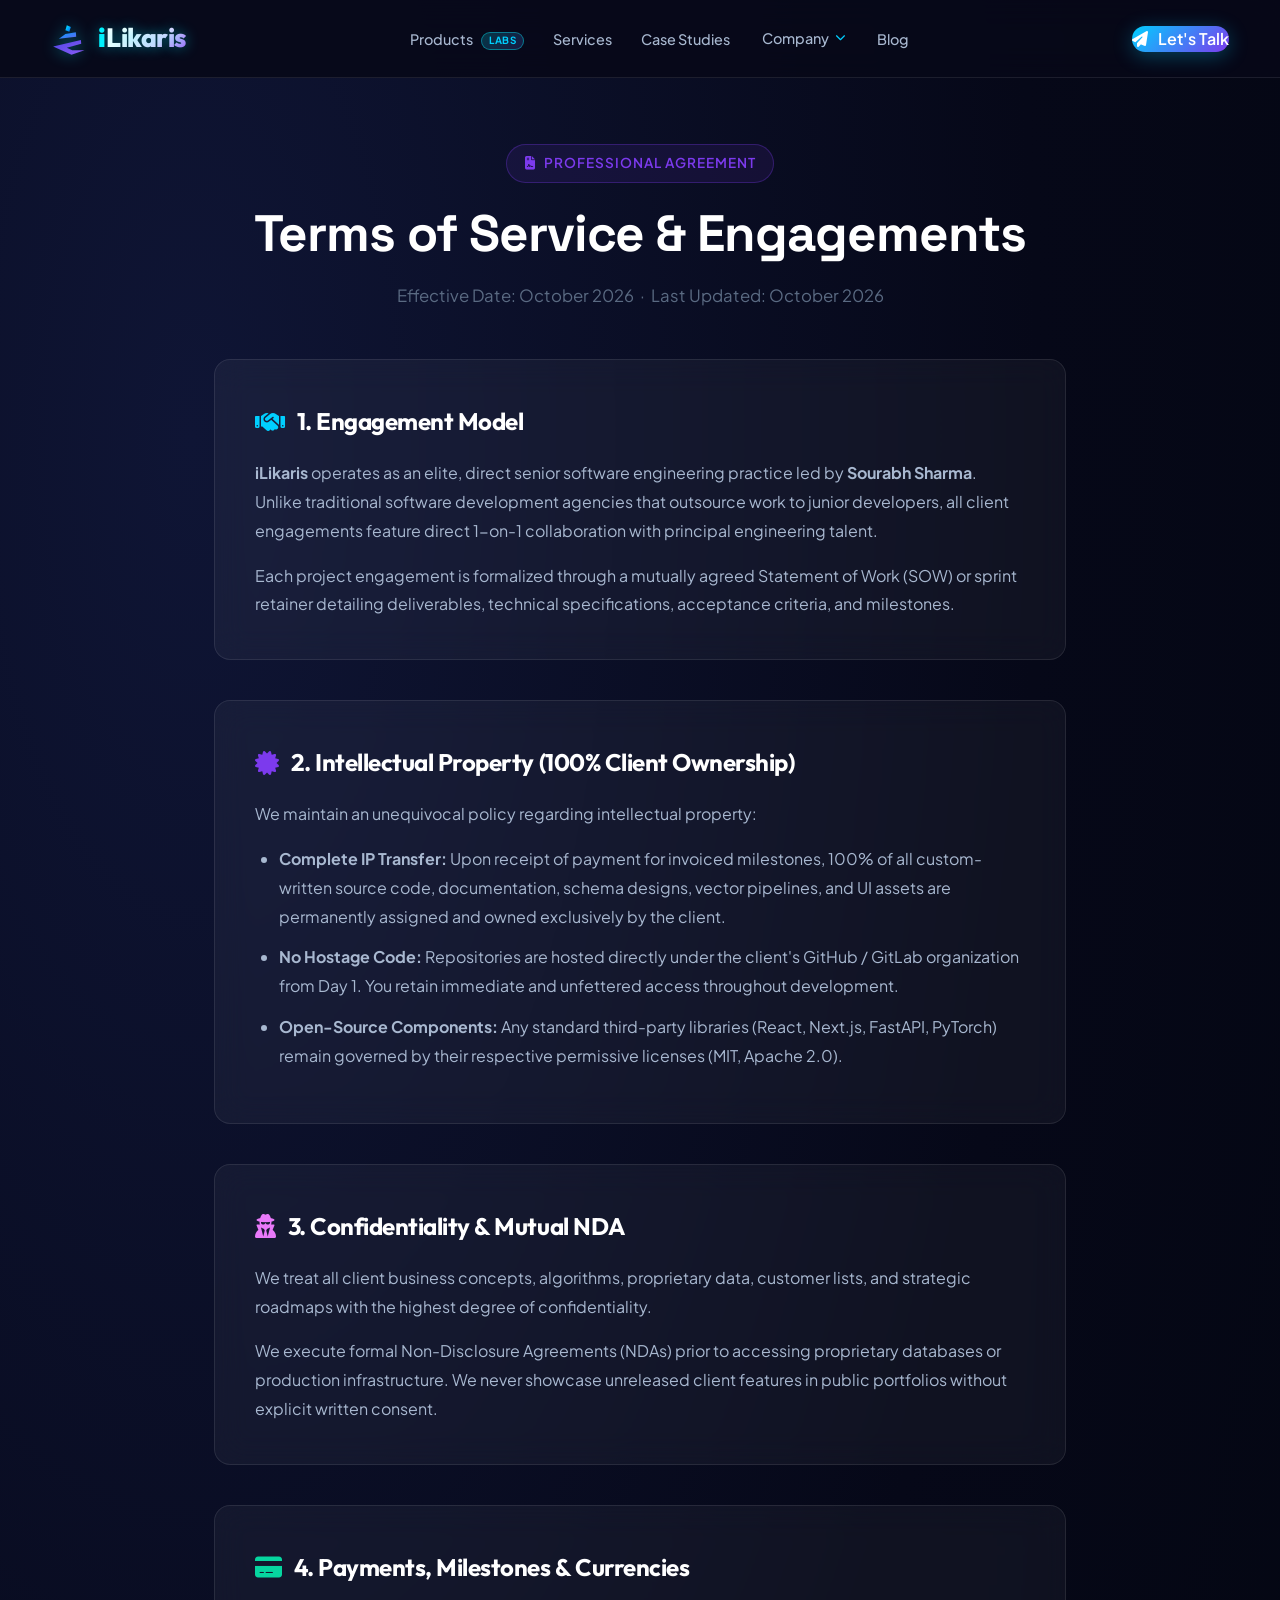
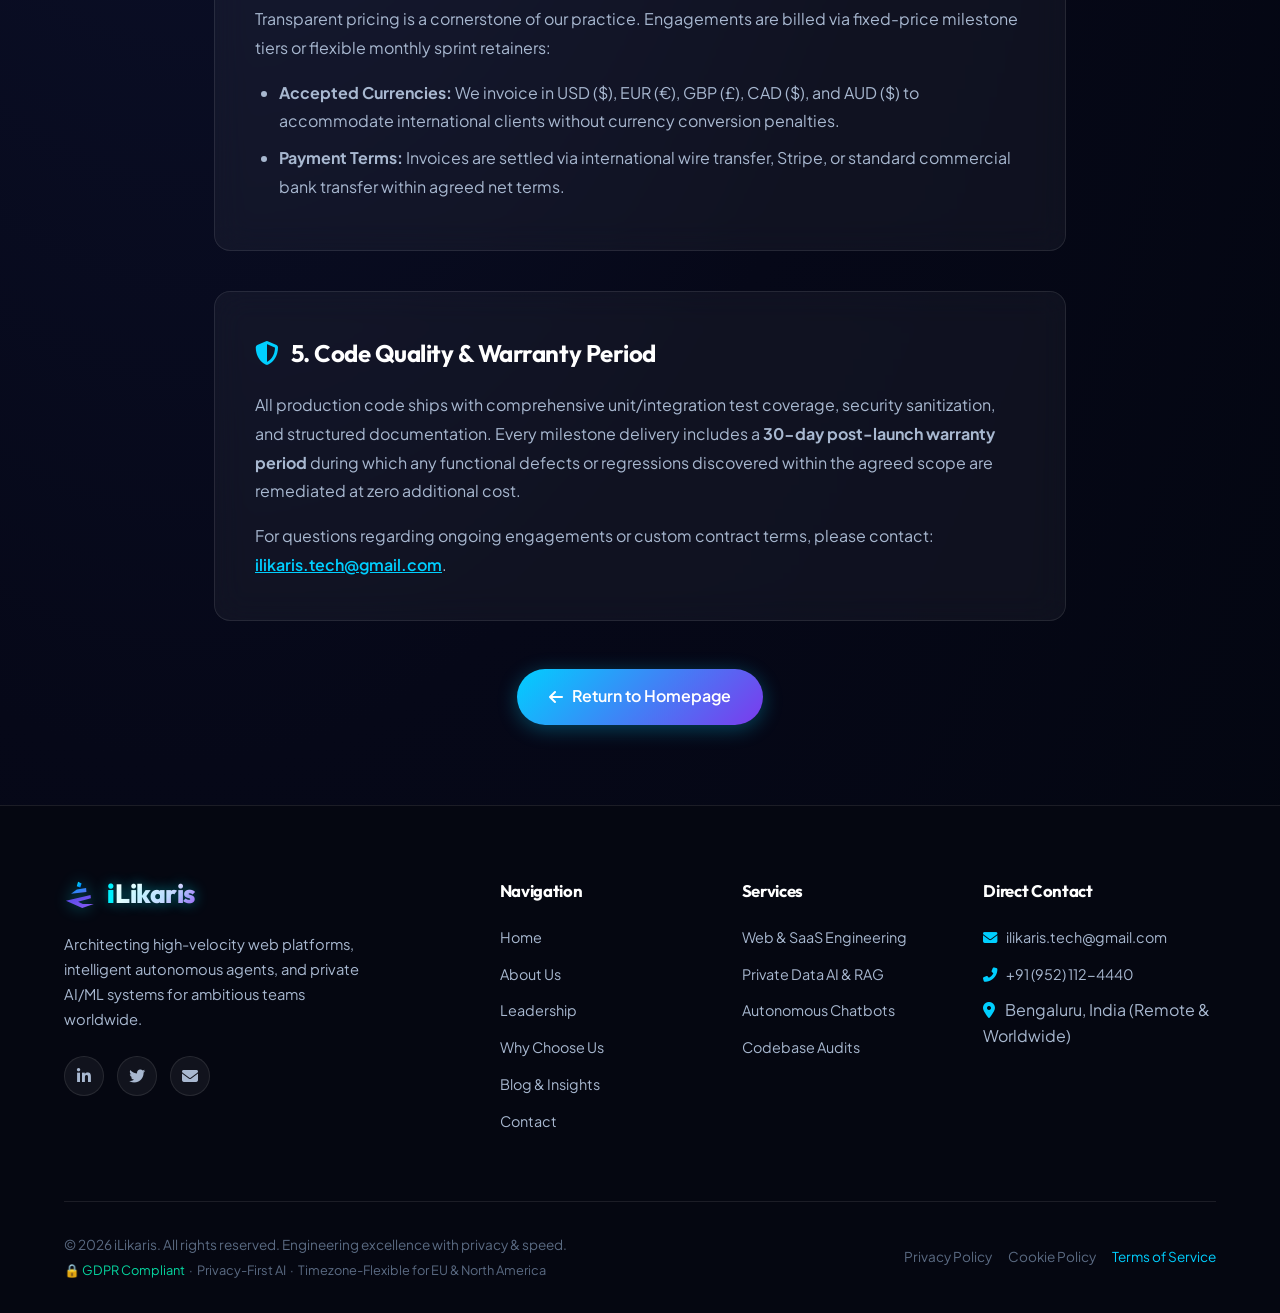
<file: terms.html>
<!DOCTYPE html>
<html lang="en">

<head>
    <meta charset="UTF-8">
    <meta name="viewport" content="width=device-width, initial-scale=1.0">
    <meta name="referrer" content="strict-origin-when-cross-origin">
    <meta name="robots" content="index, follow, max-image-preview:large, max-snippet:-1, max-video-preview:-1">
    <meta name="theme-color" content="#060818">
    <meta name="author" content="Sourabh Sharma">
    <title>Terms of Service | iLikaris — Engineering Engagements &amp; IP Protection</title>
    <meta name="description"
        content="Read iLikaris's Terms of Service. Clear, transparent terms covering direct senior engineering engagements, 100% intellectual property transfer, and enterprise NDAs.">
    <link rel="canonical" href="https://ilikaris.com/terms.html">
    <link rel="icon" href="/favicon.ico" sizes="any">
    <link rel="icon" type="image/svg+xml" href="assets/favicon.svg">
    <link rel="icon" type="image/png" sizes="48x48" href="assets/favicon-48x48.png">
    <link rel="icon" type="image/png" sizes="96x96" href="assets/favicon-96x96.png">
    <link rel="icon" type="image/png" sizes="192x192" href="assets/favicon-192x192.png">
    <link rel="apple-touch-icon" sizes="180x180" href="assets/apple-touch-icon.png">

    <!-- Open Graph / Social Sharing -->
    <meta property="og:type" content="website">
    <meta property="og:site_name" content="iLikaris">
    <meta property="og:title" content="Terms of Service | iLikaris — Engineering Engagements &amp; IP Protection">
    <meta property="og:description"
        content="Direct senior software engineering terms: 100% IP transfer to clients, NDA protection, and transparent milestone delivery.">
    <meta property="og:url" content="https://ilikaris.com/terms.html">
    <meta property="og:image" content="https://ilikaris.com/og-image.png">
    <meta property="og:image:width" content="1200">
    <meta property="og:image:height" content="630">

    <!-- Twitter Card -->
    <meta name="twitter:card" content="summary_large_image">
    <meta name="twitter:site" content="@ilikaris">
    <meta name="twitter:creator" content="@ilikaris">
    <meta name="twitter:title" content="Terms of Service | iLikaris">
    <meta name="twitter:description" content="Direct senior engineering terms: 100% IP transfer, NDA protection, and milestone delivery.">
    <meta name="twitter:image" content="https://ilikaris.com/og-image.png">

    <!-- Fonts & CDNs -->
    <link rel="preconnect" href="https://fonts.googleapis.com">
    <link rel="preconnect" href="https://fonts.gstatic.com" crossorigin>
    <link rel="dns-prefetch" href="https://cdnjs.cloudflare.com">
    <link
        href="https://fonts.googleapis.com/css2?family=Outfit:wght@300;400;500;600;700;800&family=Plus+Jakarta+Sans:wght@300;400;500;600;700&family=Space+Grotesk:wght@500;700&display=swap"
        rel="stylesheet">
    <link rel="stylesheet" href="https://cdnjs.cloudflare.com/ajax/libs/font-awesome/6.4.0/css/all.min.css"
        integrity="sha512-iecdLmaskl7CVkqkXNQ/ZH/XLlvWZOJyj7Yy7tcenmpD1ypASozpmT/E0iPtmFIB46ZmdtAc9eNBvH0H/ZpiBw=="
        crossorigin="anonymous" referrerpolicy="no-referrer">

    <!-- Stylesheet -->
    <link rel="stylesheet" href="assets/css/style.css">

    <!-- JSON-LD Breadcrumb & WebPage Schema -->
    <script type="application/ld+json">
    {
        "@context": "https://schema.org",
        "@graph": [
            {
                "@type": "WebPage",
                "@id": "https://ilikaris.com/terms.html",
                "url": "https://ilikaris.com/terms.html",
                "name": "Terms of Service | iLikaris",
                "description": "Terms and conditions governing professional engineering, software development, and AI consulting services by iLikaris.",
                "isPartOf": {
                    "@type": "WebSite",
                    "url": "https://ilikaris.com",
                    "name": "iLikaris"
                }
            },
            {
                "@type": "BreadcrumbList",
                "itemListElement": [
                    {
                        "@type": "ListItem",
                        "position": 1,
                        "name": "Home",
                        "item": "https://ilikaris.com/"
                    },
                    {
                        "@type": "ListItem",
                        "position": 2,
                        "name": "Terms of Service",
                        "item": "https://ilikaris.com/terms.html"
                    }
                ]
            }
        ]
    }
    </script>
</head>

<body>
    <!-- Main Header -->
    <header id="mainHeader">
        <nav>
            <a href="index.html#home" class="logo" aria-label="iLikaris Home">
                <svg class="logo-mark" viewBox="0 0 100 100" width="36" height="36" fill="none"
                    xmlns="http://www.w3.org/2000/svg">
                    <defs>
                        <linearGradient id="navTopPiece" x1="0%" y1="0%" x2="100%" y2="100%">
                            <stop offset="0%" stop-color="#00f2fe" />
                            <stop offset="100%" stop-color="#0066ff" />
                        </linearGradient>
                        <linearGradient id="navMidPiece" x1="0%" y1="0%" x2="100%" y2="100%">
                            <stop offset="0%" stop-color="#00a2ff" />
                            <stop offset="100%" stop-color="#6366f1" />
                        </linearGradient>
                        <linearGradient id="navBotPiece" x1="0%" y1="0%" x2="100%" y2="100%">
                            <stop offset="0%" stop-color="#4f46e5" />
                            <stop offset="100%" stop-color="#8b5cf6" />
                        </linearGradient>
                    </defs>
                    <polygon points="44,12 55,17 51,30 40,26" fill="url(#navTopPiece)" />
                    <polygon points="40,36 69,31 70,44 22,49" fill="url(#navMidPiece)" />
                    <polygon points="6,71 83,53 84,63 44,74 59,81 93,81 57,94 6,71" fill="url(#navBotPiece)" />
                </svg>
                <span class="logo-text">i<span class="logo-text-gradient">Likaris</span></span>
            </a>

            <ul class="nav-links" id="navLinks">
                <li><a href="products.html" class="nav-item">Products <span class="nav-labs-pill">Labs</span></a></li>
                <li><a href="index.html#services" class="nav-item">Services</a></li>
                <li><a href="index.html#portfolio" class="nav-item">Case Studies</a></li>
                <li class="nav-dropdown">
                    <a href="about.html" class="nav-item dropdown-toggle">
                        Company <i class="fas fa-chevron-down"></i>
                    </a>
                    <div class="dropdown-menu">
                        <a href="about.html" class="dropdown-item">
                            <div class="dropdown-item-icon"><i class="fas fa-building"></i></div>
                            <div class="dropdown-item-text">
                                <span class="dropdown-item-title">About Us</span>
                                <span class="dropdown-item-desc">Mission, values &amp; story</span>
                            </div>
                        </a>
                        <a href="leadership.html" class="dropdown-item">
                            <div class="dropdown-item-icon"><i class="fas fa-user-tie"></i></div>
                            <div class="dropdown-item-text">
                                <span class="dropdown-item-title">Leadership</span>
                                <span class="dropdown-item-desc">Founder &amp; engineer profile</span>
                            </div>
                        </a>
                        <a href="why-choose-us.html" class="dropdown-item">
                            <div class="dropdown-item-icon"><i class="fas fa-award"></i></div>
                            <div class="dropdown-item-text">
                                <span class="dropdown-item-title">Why Choose Us</span>
                                <span class="dropdown-item-desc">Senior 1-on-1 vs agencies</span>
                            </div>
                        </a>
                    </div>
                </li>
                <li><a href="blog.html" class="nav-item">Blog</a></li>
            </ul>

            <div class="nav-cta-wrap">
                <a href="index.html#contact" class="btn btn-primary nav-cta">
                    <i class="fas fa-paper-plane"></i> Let's Talk
                </a>
                <button class="mobile-menu-toggle" id="menuToggle" onclick="toggleMobileMenu()" aria-label="Toggle navigation menu">
                    <i class="fas fa-bars"></i>
                </button>
            </div>
        </nav>
    </header>

    <!-- Content Section -->
    <main style="padding: 9rem 1.5rem 5rem; max-width: 900px; margin: 0 auto; color: var(--text-secondary); line-height: 1.8;">
        <div style="margin-bottom: 3rem; text-align: center;">
            <div style="display: inline-flex; align-items: center; gap: 0.5rem; background: rgba(124,58,237,0.1); border: 1px solid rgba(124,58,237,0.3); color: var(--accent-purple); padding: 0.4rem 1.1rem; border-radius: 999px; font-size: 0.85rem; font-weight: 600; text-transform: uppercase; letter-spacing: 1px; margin-bottom: 1.25rem;">
                <i class="fas fa-file-contract"></i> Professional Agreement
            </div>
            <h1 style="font-size: clamp(2rem, 4vw, 3.2rem); font-family: 'Space Grotesk', sans-serif; color: var(--text-primary); font-weight: 700; line-height: 1.2; margin-bottom: 1rem;">
                Terms of Service &amp; Engagements
            </h1>
            <p style="font-size: 1.05rem; color: var(--text-muted);">
                Effective Date: October 2026 &nbsp;&middot;&nbsp; Last Updated: October 2026
            </p>
        </div>

        <div style="background: var(--bg-card); border: 1px solid var(--border-subtle); border-radius: 16px; padding: 2.5rem; backdrop-filter: blur(16px); margin-bottom: 2.5rem;">
            <h2 style="color: var(--text-primary); font-size: 1.5rem; margin-bottom: 1rem; display: flex; align-items: center; gap: 0.75rem;">
                <i class="fas fa-handshake" style="color: var(--accent-cyan);"></i> 1. Engagement Model
            </h2>
            <p style="margin-bottom: 1rem;">
                <strong>iLikaris</strong> operates as an elite, direct senior software engineering practice led by <strong>Sourabh Sharma</strong>. Unlike traditional software development agencies that outsource work to junior developers, all client engagements feature direct 1-on-1 collaboration with principal engineering talent.
            </p>
            <p>
                Each project engagement is formalized through a mutually agreed Statement of Work (SOW) or sprint retainer detailing deliverables, technical specifications, acceptance criteria, and milestones.
            </p>
        </div>

        <div style="background: var(--bg-card); border: 1px solid var(--border-subtle); border-radius: 16px; padding: 2.5rem; backdrop-filter: blur(16px); margin-bottom: 2.5rem;">
            <h2 style="color: var(--text-primary); font-size: 1.5rem; margin-bottom: 1rem; display: flex; align-items: center; gap: 0.75rem;">
                <i class="fas fa-certificate" style="color: var(--accent-purple);"></i> 2. Intellectual Property (100% Client Ownership)
            </h2>
            <p style="margin-bottom: 1rem;">
                We maintain an unequivocal policy regarding intellectual property:
            </p>
            <ul style="padding-left: 1.5rem;">
                <li style="margin-bottom: 0.75rem;"><strong>Complete IP Transfer:</strong> Upon receipt of payment for invoiced milestones, 100% of all custom-written source code, documentation, schema designs, vector pipelines, and UI assets are permanently assigned and owned exclusively by the client.</li>
                <li style="margin-bottom: 0.75rem;"><strong>No Hostage Code:</strong> Repositories are hosted directly under the client's GitHub / GitLab organization from Day 1. You retain immediate and unfettered access throughout development.</li>
                <li style="margin-bottom: 0.75rem;"><strong>Open-Source Components:</strong> Any standard third-party libraries (React, Next.js, FastAPI, PyTorch) remain governed by their respective permissive licenses (MIT, Apache 2.0).</li>
            </ul>
        </div>

        <div style="background: var(--bg-card); border: 1px solid var(--border-subtle); border-radius: 16px; padding: 2.5rem; backdrop-filter: blur(16px); margin-bottom: 2.5rem;">
            <h2 style="color: var(--text-primary); font-size: 1.5rem; margin-bottom: 1rem; display: flex; align-items: center; gap: 0.75rem;">
                <i class="fas fa-user-secret" style="color: var(--accent-pink);"></i> 3. Confidentiality &amp; Mutual NDA
            </h2>
            <p style="margin-bottom: 1rem;">
                We treat all client business concepts, algorithms, proprietary data, customer lists, and strategic roadmaps with the highest degree of confidentiality.
            </p>
            <p>
                We execute formal Non-Disclosure Agreements (NDAs) prior to accessing proprietary databases or production infrastructure. We never showcase unreleased client features in public portfolios without explicit written consent.
            </p>
        </div>

        <div style="background: var(--bg-card); border: 1px solid var(--border-subtle); border-radius: 16px; padding: 2.5rem; backdrop-filter: blur(16px); margin-bottom: 2.5rem;">
            <h2 style="color: var(--text-primary); font-size: 1.5rem; margin-bottom: 1rem; display: flex; align-items: center; gap: 0.75rem;">
                <i class="fas fa-credit-card" style="color: var(--accent-teal);"></i> 4. Payments, Milestones &amp; Currencies
            </h2>
            <p style="margin-bottom: 1rem;">
                Transparent pricing is a cornerstone of our practice. Engagements are billed via fixed-price milestone tiers or flexible monthly sprint retainers:
            </p>
            <ul style="padding-left: 1.5rem;">
                <li style="margin-bottom: 0.5rem;"><strong>Accepted Currencies:</strong> We invoice in USD ($), EUR (&euro;), GBP (&pound;), CAD ($), and AUD ($) to accommodate international clients without currency conversion penalties.</li>
                <li style="margin-bottom: 0.5rem;"><strong>Payment Terms:</strong> Invoices are settled via international wire transfer, Stripe, or standard commercial bank transfer within agreed net terms.</li>
            </ul>
        </div>

        <div style="background: var(--bg-card); border: 1px solid var(--border-subtle); border-radius: 16px; padding: 2.5rem; backdrop-filter: blur(16px); margin-bottom: 2.5rem;">
            <h2 style="color: var(--text-primary); font-size: 1.5rem; margin-bottom: 1rem; display: flex; align-items: center; gap: 0.75rem;">
                <i class="fas fa-shield-alt" style="color: var(--accent-cyan);"></i> 5. Code Quality &amp; Warranty Period
            </h2>
            <p style="margin-bottom: 1rem;">
                All production code ships with comprehensive unit/integration test coverage, security sanitization, and structured documentation. Every milestone delivery includes a <strong>30-day post-launch warranty period</strong> during which any functional defects or regressions discovered within the agreed scope are remediated at zero additional cost.
            </p>
            <p>
                For questions regarding ongoing engagements or custom contract terms, please contact: <a href="mailto:ilikaris.tech@gmail.com" style="color: var(--accent-cyan); font-weight: 600;">ilikaris.tech@gmail.com</a>.
            </p>
        </div>

        <div style="text-align: center; margin-top: 3rem;">
            <a href="index.html" class="btn btn-primary" style="display: inline-flex; align-items: center; gap: 0.6rem; padding: 0.85rem 2rem;">
                <i class="fas fa-arrow-left"></i> Return to Homepage
            </a>
        </div>
    </main>

    <!-- Master Footer -->
    <footer>
        <div class="footer-grid">
            <div class="footer-brand">
                <a href="index.html#home" class="logo" aria-label="iLikaris Home">
                    <svg class="logo-mark" viewBox="0 0 100 100" width="32" height="32" fill="none"
                        xmlns="http://www.w3.org/2000/svg">
                        <defs>
                            <linearGradient id="footTopPiece" x1="0%" y1="0%" x2="100%" y2="100%">
                                <stop offset="0%" stop-color="#00f2fe" />
                                <stop offset="100%" stop-color="#0066ff" />
                            </linearGradient>
                            <linearGradient id="footMidPiece" x1="0%" y1="0%" x2="100%" y2="100%">
                                <stop offset="0%" stop-color="#00a2ff" />
                                <stop offset="100%" stop-color="#6366f1" />
                            </linearGradient>
                            <linearGradient id="footBotPiece" x1="0%" y1="0%" x2="100%" y2="100%">
                                <stop offset="0%" stop-color="#4f46e5" />
                                <stop offset="100%" stop-color="#8b5cf6" />
                            </linearGradient>
                        </defs>
                        <polygon points="44,12 55,17 51,30 40,26" fill="url(#footTopPiece)" />
                        <polygon points="40,36 69,31 70,44 22,49" fill="url(#footMidPiece)" />
                        <polygon points="6,71 83,53 84,63 44,74 59,81 93,81 57,94 6,71" fill="url(#footBotPiece)" />
                    </svg>
                    <span class="logo-text">i<span class="logo-text-gradient">Likaris</span></span>
                </a>
                <p>Architecting high-velocity web platforms, intelligent autonomous agents, and private AI/ML systems for ambitious teams worldwide.</p>
                <div class="footer-socials">
                    <a href="https://www.linkedin.com/company/ilikaris" target="_blank" rel="noopener noreferrer" class="social-btn" aria-label="LinkedIn"><i class="fab fa-linkedin-in"></i></a>
                    <a href="https://x.com/ilikaris" target="_blank" rel="noopener noreferrer" class="social-btn" aria-label="Twitter"><i class="fab fa-twitter"></i></a>
                    <a href="mailto:ilikaris.tech@gmail.com" class="social-btn" aria-label="Email"><i class="fas fa-envelope"></i></a>
                </div>
            </div>

            <div class="footer-links">
                <h4>Navigation</h4>
                <ul>
                    <li><a href="index.html#home">Home</a></li>
                    <li><a href="about.html">About Us</a></li>
                    <li><a href="leadership.html">Leadership</a></li>
                    <li><a href="why-choose-us.html">Why Choose Us</a></li>
                    <li><a href="blog.html">Blog &amp; Insights</a></li>
                    <li><a href="index.html#contact">Contact</a></li>
                </ul>
            </div>

            <div class="footer-links">
                <h4>Services</h4>
                <ul>
                    <li><a href="index.html#services">Web &amp; SaaS Engineering</a></li>
                    <li><a href="index.html#services">Private Data AI &amp; RAG</a></li>
                    <li><a href="index.html#services">Autonomous Chatbots</a></li>
                    <li><a href="index.html#services">Codebase Audits</a></li>
                </ul>
            </div>

            <div class="footer-links">
                <h4>Direct Contact</h4>
                <ul>
                    <li><a href="mailto:ilikaris.tech@gmail.com"><i class="fas fa-envelope" style="color: var(--accent-cyan); margin-right: 0.4rem;"></i> ilikaris.tech@gmail.com</a></li>
                    <li><a href="tel:+919521124440"><i class="fas fa-phone-alt" style="color: var(--accent-cyan); margin-right: 0.4rem;"></i> +91 (952) 112-4440</a></li>
                    <li style="color: var(--text-secondary);"><i class="fas fa-map-marker-alt" style="color: var(--accent-cyan); margin-right: 0.4rem;"></i> Bengaluru, India (Remote &amp; Worldwide)</li>
                </ul>
            </div>
        </div>

        <div class="footer-bottom">
            <div>
                <p>&copy; 2026 iLikaris. All rights reserved. Engineering excellence with privacy &amp; speed.</p>
                <p style="margin-top: 0.3rem; font-size: 0.8rem;">
                    <span style="color: var(--accent-teal);">🔒 GDPR Compliant</span> &nbsp;&middot;&nbsp;
                    Privacy-First AI &nbsp;&middot;&nbsp;
                    Timezone-Flexible for EU &amp; North America
                </p>
            </div>
            <div style="display:flex; gap: 1rem; flex-wrap: wrap; align-items: center;">
                <a href="privacy.html" style="color: var(--text-muted); text-decoration: none;">Privacy Policy</a>
                <a href="privacy.html#cookies" style="color: var(--text-muted); text-decoration: none;">Cookie Policy</a>
                <a href="terms.html" style="color: var(--accent-cyan); text-decoration: none;">Terms of Service</a>
            </div>
        </div>
    </footer>

    <!-- App JS -->
    <script src="assets/js/app.js"></script>
</body>

</html>
</file>
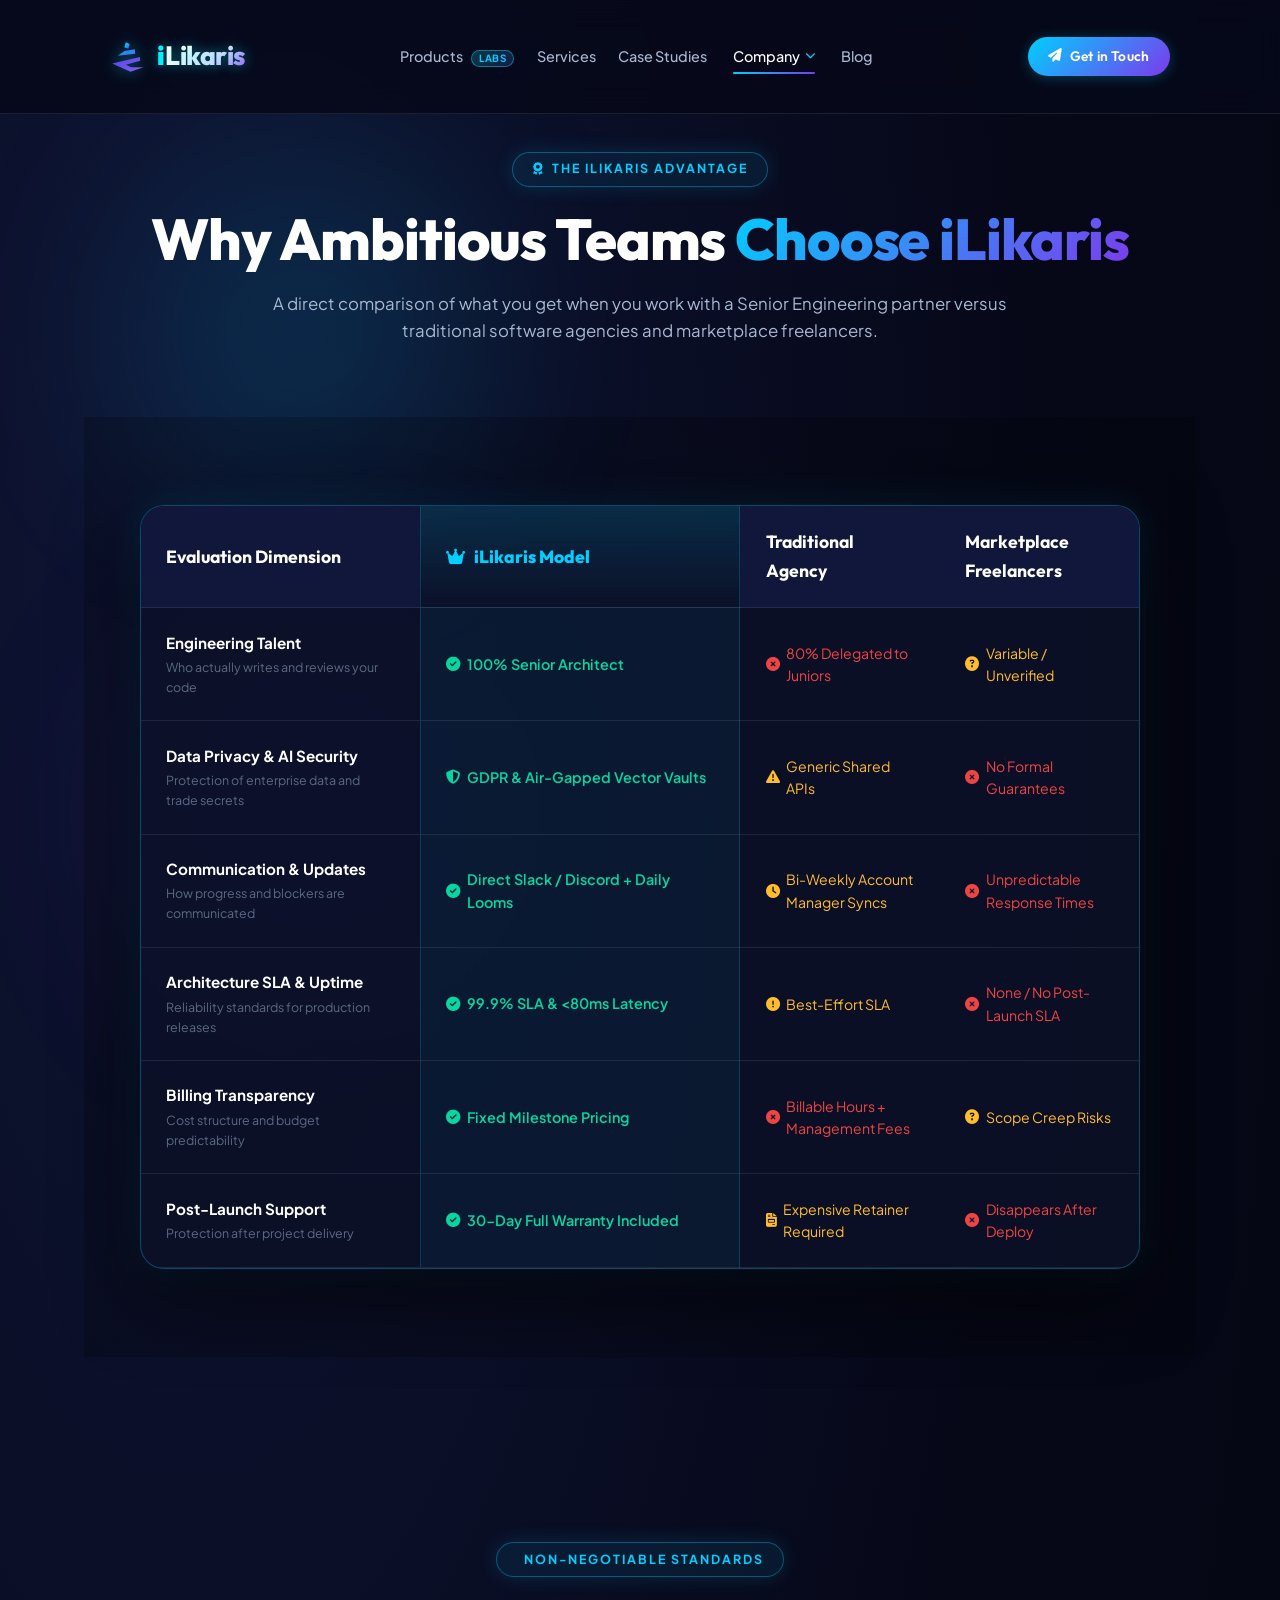
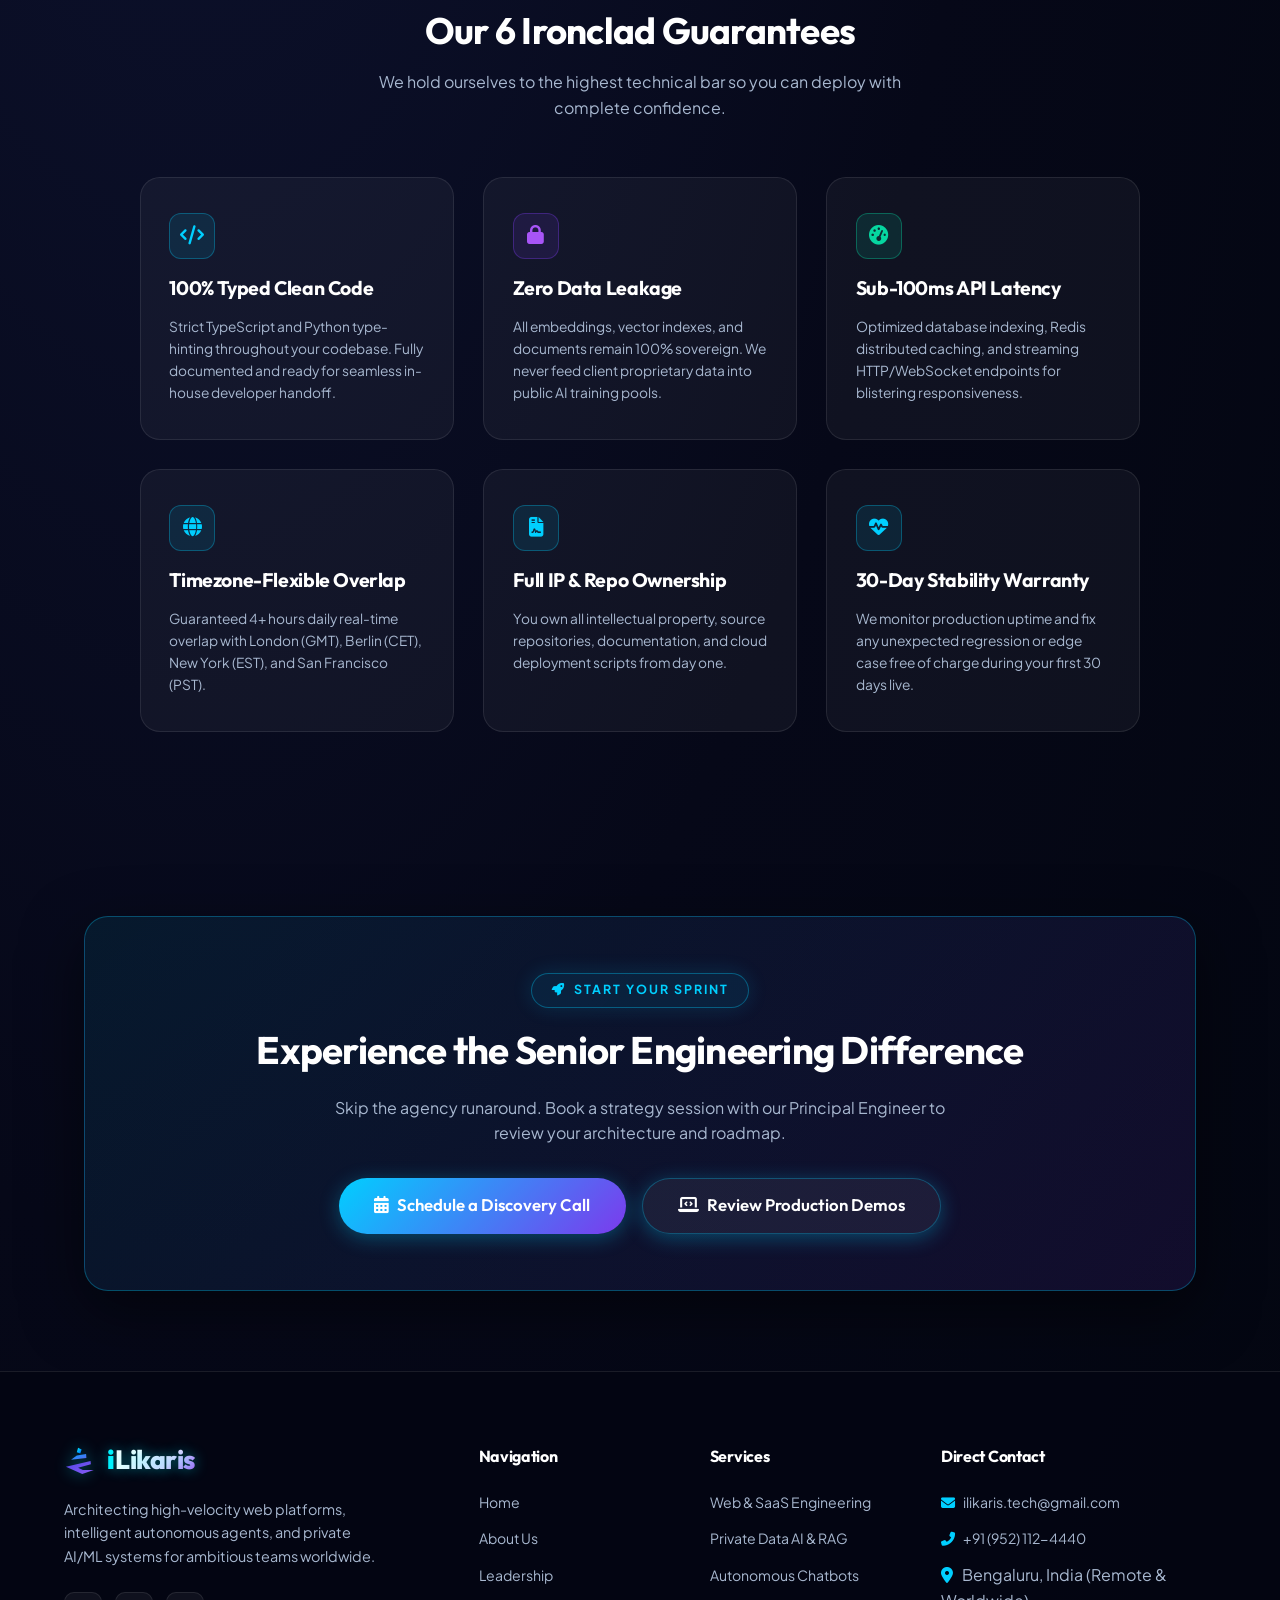
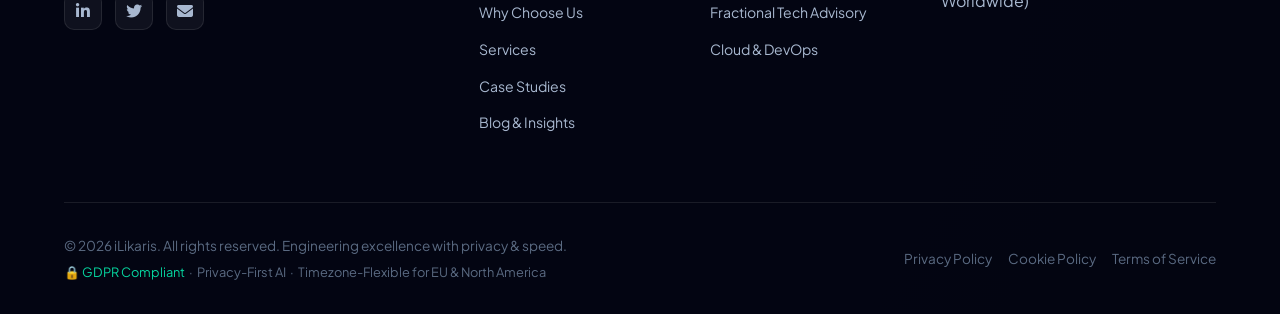
<file: why-choose-us.html>
<!DOCTYPE html>
<html lang="en">

<head>
    <meta charset="UTF-8">
    <meta name="viewport" content="width=device-width, initial-scale=1.0">
    <meta name="referrer" content="strict-origin-when-cross-origin">
    <meta name="robots" content="index, follow, max-image-preview:large, max-snippet:-1, max-video-preview:-1">
    <meta name="theme-color" content="#060818">
    <meta name="author" content="Sourabh Sharma">
    <title>Why Choose Us | iLikaris — Direct Senior Engineering vs Agency Model</title>
    <meta name="description"
        content="Discover the iLikaris advantage: Direct 1-on-1 Senior Engineering, GDPR-compliant private AI, 99.9% uptime SLAs, and rapid async velocity compared to traditional software agencies.">
    <meta name="keywords"
        content="Why choose iLikaris, software agency alternative, senior engineer vs agency, private AI development, direct engineering consultant">
    <link rel="icon" href="/favicon.ico" sizes="any">
    <link rel="icon" type="image/svg+xml" href="assets/favicon.svg">
    <link rel="icon" type="image/png" sizes="48x48" href="assets/favicon-48x48.png">
    <link rel="icon" type="image/png" sizes="96x96" href="assets/favicon-96x96.png">
    <link rel="icon" type="image/png" sizes="192x192" href="assets/favicon-192x192.png">
    <link rel="apple-touch-icon" sizes="180x180" href="assets/apple-touch-icon.png">
    <link rel="canonical" href="https://ilikaris.com/why-choose-us.html">

    <!-- Open Graph / Social Sharing -->
    <meta property="og:type" content="website">
    <meta property="og:site_name" content="iLikaris">
    <meta property="og:title" content="Why Choose Us | iLikaris — Senior Engineering vs Agency Model">
    <meta property="og:description"
        content="Compare iLikaris vs traditional software agencies. Direct senior engineering, zero junior handoffs, GDPR privacy, and guaranteed 99.9% SLAs.">
    <meta property="og:url" content="https://ilikaris.com/why-choose-us.html">
    <meta property="og:image" content="https://ilikaris.com/og-image.png">
    <meta property="og:image:secure_url" content="https://ilikaris.com/og-image.png">
    <meta property="og:image:width" content="1200">
    <meta property="og:image:height" content="630">
    <meta property="og:image:alt" content="Why Choose iLikaris — Direct Senior Engineering">

    <!-- Twitter Card -->
    <meta name="twitter:card" content="summary_large_image">
    <meta name="twitter:site" content="@ilikaris">
    <meta name="twitter:creator" content="@ilikaris">
    <meta name="twitter:title" content="Why Choose Us | iLikaris — Senior Engineering vs Agency Model">
    <meta name="twitter:description"
        content="Compare iLikaris vs traditional software agencies. Direct senior engineering, zero junior handoffs, and GDPR-compliant private AI.">
    <meta name="twitter:image" content="https://ilikaris.com/og-image.png">

    <!-- Google Fonts & Preconnect -->
    <link rel="preconnect" href="https://fonts.googleapis.com">
    <link rel="preconnect" href="https://fonts.gstatic.com" crossorigin>
    <link rel="dns-prefetch" href="https://cdnjs.cloudflare.com">
    <link
        href="https://fonts.googleapis.com/css2?family=Outfit:wght@300;400;500;600;700;800;900&family=Plus+Jakarta+Sans:wght@300;400;500;600;700&family=Space+Grotesk:wght@500;700&display=swap"
        rel="stylesheet">

    <!-- Font Awesome -->
    <link rel="stylesheet" href="https://cdnjs.cloudflare.com/ajax/libs/font-awesome/6.4.0/css/all.min.css" integrity="sha512-iecdLmaskl7CVkqkXNQ/ZH/XLlvWZOJyj7Yy7tcenmpD1ypASozpmT/E0iPtmFIB46ZmdtAc9eNBvH0H/ZpiBw==" crossorigin="anonymous" referrerpolicy="no-referrer">

    <!-- Master Stylesheet (Modular & Cacheable) -->
    <link rel="stylesheet" href="assets/css/style.css">

    <!-- JSON-LD Breadcrumb & WebPage Schema -->
    <script type="application/ld+json">
    {
        "@context": "https://schema.org",
        "@graph": [
            {
                "@type": "WebPage",
                "@id": "https://ilikaris.com/why-choose-us.html",
                "url": "https://ilikaris.com/why-choose-us.html",
                "name": "Why Choose Us | iLikaris — Direct Senior Engineering vs Agency Model",
                "description": "Comprehensive comparison between iLikaris direct senior engineering and traditional agencies.",
                "isPartOf": {
                    "@type": "WebSite",
                    "url": "https://ilikaris.com",
                    "name": "iLikaris"
                }
            },
            {
                "@type": "BreadcrumbList",
                "itemListElement": [
                    {
                        "@type": "ListItem",
                        "position": 1,
                        "name": "Home",
                        "item": "https://ilikaris.com/"
                    },
                    {
                        "@type": "ListItem",
                        "position": 2,
                        "name": "Why Choose Us",
                        "item": "https://ilikaris.com/why-choose-us.html"
                    }
                ]
            }
        ]
    }
    </script>

    <style>
        :root {
            --bg-primary: #060818;
            --bg-secondary: #0c1129;
            --bg-card: rgba(255, 255, 255, 0.045);
            --bg-card-hover: rgba(255, 255, 255, 0.09);
            --accent-cyan: #00cfff;
            --accent-purple: #7c3aed;
            --accent-pink: #e879f9;
            --accent-teal: #06d6a0;
            --text-primary: #ffffff;
            --text-secondary: #a8b8d0;
            --text-muted: #5a6a82;
            --border-glow: rgba(0, 207, 255, 0.3);
            --border-subtle: rgba(255, 255, 255, 0.09);
            --gradient-brand: linear-gradient(135deg, #00cfff 0%, #7c3aed 100%);
            --gradient-accent: linear-gradient(135deg, #00f5ff 0%, #7c3aed 50%, #e879f9 100%);
            --shadow-neon: 0 0 30px rgba(0, 207, 255, 0.3), 0 0 60px rgba(124, 58, 237, 0.15);
            --transition: all 0.3s cubic-bezier(0.16, 1, 0.3, 1);
        }

        * {
            margin: 0;
            padding: 0;
            box-sizing: border-box;
            scroll-behavior: smooth;
        }

        body {
            font-family: 'Plus Jakarta Sans', -apple-system, BlinkMacSystemFont, sans-serif;
            background: radial-gradient(ellipse at 15% 15%, #0f1535 0%, var(--bg-primary) 55%, #030610 100%);
            color: var(--text-primary);
            overflow-x: hidden;
            line-height: 1.6;
            min-height: 100vh;
        }

        h1, h2, h3, h4 {
            font-family: 'Outfit', sans-serif;
            letter-spacing: -0.02em;
        }

        .gradient-text {
            background: var(--gradient-brand);
            -webkit-background-clip: text;
            -webkit-text-fill-color: transparent;
        }

        .container {
            max-width: 1240px;
            margin: 0 auto;
            padding: 0 5%;
        }

        /* Ambient Glow */
        .glow-orb {
            position: fixed;
            border-radius: 50%;
            filter: blur(100px);
            opacity: 0.22;
            pointer-events: none;
            z-index: -1;
        }

        .glow-orb-1 {
            top: 10%;
            left: 5%;
            width: 480px;
            height: 480px;
            background: radial-gradient(circle, #00cfff 0%, transparent 70%);
        }

        .glow-orb-2 {
            top: 60%;
            right: 5%;
            width: 550px;
            height: 550px;
            background: radial-gradient(circle, #7c3aed 0%, transparent 70%);
        }

        /* Navigation Header */
        header {
            background: rgba(7, 9, 25, 0.85);
            backdrop-filter: blur(16px);
            -webkit-backdrop-filter: blur(16px);
            padding: 1.1rem 5%;
            position: fixed;
            width: 100%;
            top: 0;
            z-index: 1000;
            border-bottom: 1px solid var(--border-subtle);
            transition: var(--transition);
        }

        header.scrolled {
            box-shadow: 0 10px 30px rgba(0, 0, 0, 0.6);
            border-bottom-color: rgba(0, 212, 255, 0.2);
            padding: 0.85rem 5%;
            background: rgba(6, 8, 24, 0.95);
        }

        nav {
            display: flex;
            justify-content: space-between;
            align-items: center;
            max-width: 1300px;
            margin: 0 auto;
        }

        .logo {
            display: inline-flex;
            align-items: center;
            gap: 0.7rem;
            text-decoration: none;
            cursor: pointer;
            transition: var(--transition);
        }

        .logo:hover {
            transform: translateY(-2px);
        }

        .logo-mark {
            flex-shrink: 0;
            filter: drop-shadow(0 0 8px rgba(0, 242, 254, 0.45));
            transition: transform 0.35s cubic-bezier(0.16, 1, 0.3, 1), filter 0.35s ease;
        }

        .logo:hover .logo-mark {
            transform: rotate(-3deg) scale(1.08);
            filter: drop-shadow(0 0 16px rgba(0, 242, 254, 0.75)) drop-shadow(0 0 25px rgba(139, 92, 246, 0.5));
        }

        .logo-text {
            font-family: 'Outfit', sans-serif;
            font-weight: 900;
            font-size: 1.65rem;
            letter-spacing: -0.6px;
            color: #00f2fe;
            text-shadow: 0 0 14px rgba(0, 242, 254, 0.45);
            line-height: 1;
            display: inline-flex;
            align-items: baseline;
        }

        .logo-text-gradient {
            font-weight: 800;
            background: linear-gradient(135deg, #ffffff 25%, #e9d5ff 65%, #a855f7 100%);
            -webkit-background-clip: text;
            -webkit-text-fill-color: transparent;
            background-clip: text;
            letter-spacing: -0.5px;
            margin-left: 0.5px;
        }

        .nav-links {
            display: flex;
            gap: 1.4rem;
            list-style: none;
            align-items: center;
        }

        .mobile-only-cta {
            display: none;
        }

        .nav-links a {
            color: var(--text-secondary);
            text-decoration: none;
            font-size: 0.9rem;
            font-weight: 500;
            transition: var(--transition);
            position: relative;
            padding: 0.4rem 0;
            white-space: nowrap;
        }

        .nav-links a:hover,
        .nav-links a.active {
            color: #ffffff;
        }

        .nav-links a.nav-item::after {
            content: '';
            position: absolute;
            bottom: 0;
            left: 0;
            width: 0;
            height: 2px;
            background: var(--gradient-brand);
            transition: width 0.3s ease;
            border-radius: 2px;
        }

        .nav-links a.nav-item:hover::after,
        .nav-links a.nav-item.active::after {
            width: 100%;
        }

        /* Dropdown Navigation */
        .nav-dropdown {
            position: relative;
            display: inline-flex;
            align-items: center;
            padding: 0.4rem 0.2rem;
        }

        .dropdown-toggle {
            display: inline-flex;
            align-items: center;
            gap: 0.35rem;
            cursor: pointer;
        }

        .dropdown-toggle i {
            font-size: 0.65rem;
            transition: transform 0.3s ease;
            color: var(--accent-cyan);
        }

        .nav-dropdown:hover .dropdown-toggle i,
        .nav-dropdown.active .dropdown-toggle i {
            transform: rotate(180deg);
        }

        .dropdown-menu {
            position: absolute;
            top: calc(100% + 4px);
            left: 50%;
            transform: translateX(-50%) translateY(6px);
            background: rgba(8, 12, 34, 0.97);
            backdrop-filter: blur(20px);
            -webkit-backdrop-filter: blur(20px);
            border: 1px solid var(--border-glow);
            border-radius: 18px;
            padding: 0.6rem;
            min-width: 270px;
            box-shadow: 0 20px 50px rgba(0, 0, 0, 0.75), 0 0 25px rgba(0, 207, 255, 0.15);
            opacity: 0;
            visibility: hidden;
            pointer-events: none;
            transition: opacity 0.2s ease, transform 0.2s ease, visibility 0.2s;
            z-index: 1000;
            display: flex;
            flex-direction: column;
            gap: 0.3rem;
        }

        /* Seamless Invisible Hover Bridge (prevents vanishing on diagonal movement) */
        .dropdown-menu::before {
            content: '';
            position: absolute;
            top: -24px;
            left: -25px;
            right: -25px;
            height: 30px;
            background: transparent;
            z-index: 1;
        }

        /* Top arrow indicator */
        .dropdown-menu::after {
            content: '';
            position: absolute;
            bottom: 100%;
            left: 50%;
            transform: translateX(-50%);
            border: 6px solid transparent;
            border-bottom-color: rgba(0, 207, 255, 0.4);
            pointer-events: none;
        }

        .nav-dropdown:hover .dropdown-menu,
        .nav-dropdown:focus-within .dropdown-menu {
            opacity: 1;
            visibility: visible;
            pointer-events: auto;
            transform: translateX(-50%) translateY(0);
        }

        .dropdown-item {
            display: flex !important;
            align-items: center;
            gap: 0.75rem;
            padding: 0.65rem 0.85rem !important;
            border-radius: 12px;
            text-decoration: none;
            transition: var(--transition);
            background: transparent;
            width: 100%;
        }

        .dropdown-item:hover {
            background: rgba(0, 207, 255, 0.08) !important;
            transform: translateX(3px);
        }

        .dropdown-item-icon {
            width: 32px;
            height: 32px;
            border-radius: 8px;
            background: rgba(0, 207, 255, 0.1);
            border: 1px solid rgba(0, 207, 255, 0.25);
            display: flex;
            align-items: center;
            justify-content: center;
            color: var(--accent-cyan);
            font-size: 0.85rem;
            flex-shrink: 0;
        }

        .dropdown-item:nth-child(2) .dropdown-item-icon {
            background: rgba(124, 58, 237, 0.12);
            border-color: rgba(124, 58, 237, 0.3);
            color: #a855f7;
        }

        .dropdown-item:nth-child(3) .dropdown-item-icon {
            background: rgba(6, 214, 160, 0.12);
            border-color: rgba(6, 214, 160, 0.3);
            color: #06d6a0;
        }

        .dropdown-item:nth-child(4) .dropdown-item-icon {
            background: rgba(232, 121, 249, 0.12);
            border-color: rgba(232, 121, 249, 0.3);
            color: #e879f9;
        }

        .dropdown-item-text {
            display: flex;
            flex-direction: column;
            text-align: left;
        }

        .dropdown-item-title {
            font-size: 0.88rem;
            font-weight: 700;
            color: #ffffff !important;
            font-family: 'Outfit', sans-serif;
            line-height: 1.2;
        }

        .dropdown-item-desc {
            font-size: 0.72rem;
            color: var(--text-muted) !important;
            line-height: 1.3;
        }

        .dropdown-item:hover .dropdown-item-title {
            color: var(--accent-cyan) !important;
        }

        .header-actions {
            display: flex;
            align-items: center;
            gap: 1rem;
        }

        .cta-button {
            display: inline-flex;
            align-items: center;
            gap: 0.5rem;
            background: var(--gradient-brand);
            color: #fff;
            padding: 0.65rem 1.4rem;
            border-radius: 30px;
            font-weight: 600;
            font-size: 0.88rem;
            text-decoration: none;
            transition: var(--transition);
            box-shadow: 0 4px 20px rgba(0, 207, 255, 0.3);
            border: none;
            cursor: pointer;
        }

        .cta-button:hover {
            transform: translateY(-2px);
            box-shadow: 0 8px 30px rgba(0, 207, 255, 0.45);
        }

        .mobile-menu-toggle {
            display: none;
            background: transparent;
            border: none;
            color: #fff;
            font-size: 1.4rem;
            cursor: pointer;
        }

        .mobile-only-cta {
            display: none;
        }

        /* Hero Section */
        .page-hero {
            padding: 9.5rem 0 4.5rem;
            text-align: center;
        }

        .section-pill {
            display: inline-flex;
            align-items: center;
            gap: 0.5rem;
            background: rgba(0, 207, 255, 0.08);
            border: 1px solid rgba(0, 207, 255, 0.35);
            color: var(--accent-cyan);
            padding: 0.4rem 1.2rem;
            border-radius: 30px;
            font-size: 0.78rem;
            font-weight: 700;
            letter-spacing: 2px;
            text-transform: uppercase;
            margin-bottom: 1.2rem;
            box-shadow: 0 0 20px rgba(0, 207, 255, 0.15);
        }

        .page-hero h1 {
            font-size: clamp(2.4rem, 4.5vw, 4rem);
            font-weight: 800;
            line-height: 1.15;
            margin-bottom: 1.2rem;
        }

        .page-hero p {
            font-size: clamp(1.05rem, 1.3vw, 1.25rem);
            color: var(--text-secondary);
            max-width: 780px;
            margin: 0 auto;
            line-height: 1.6;
        }

        /* Comparison Matrix Table */
        .comparison-section {
            margin-bottom: 6rem;
        }

        .table-wrap {
            background: rgba(12, 17, 41, 0.85);
            border: 1px solid var(--border-glow);
            border-radius: 24px;
            overflow: hidden;
            box-shadow: 0 25px 80px rgba(0, 0, 0, 0.65), 0 0 40px rgba(0, 207, 255, 0.12);
        }

        .compare-table {
            width: 100%;
            border-collapse: collapse;
            text-align: left;
        }

        .compare-table th, .compare-table td {
            padding: 1.4rem 1.6rem;
            border-bottom: 1px solid var(--border-subtle);
        }

        .compare-table th {
            background: rgba(16, 24, 60, 0.95);
            color: #fff;
            font-size: 1.1rem;
            font-family: 'Outfit', sans-serif;
        }

        .highlight-col {
            background: rgba(0, 207, 255, 0.05);
            border-left: 1px solid rgba(0, 207, 255, 0.2);
            border-right: 1px solid rgba(0, 207, 255, 0.2);
        }

        .compare-table th.highlight-col {
            background: linear-gradient(180deg, rgba(0, 207, 255, 0.15) 0%, rgba(12, 17, 41, 0.95) 100%);
            color: var(--accent-cyan);
            font-weight: 800;
        }

        .feat-title {
            font-weight: 700;
            color: #fff;
            font-size: 0.95rem;
            margin-bottom: 0.2rem;
        }

        .feat-sub {
            font-size: 0.78rem;
            color: var(--text-muted);
        }

        .status-positive {
            color: #06d6a0;
            font-weight: 600;
            font-size: 0.9rem;
            display: flex;
            align-items: center;
            gap: 0.4rem;
        }

        .status-neutral {
            color: #ffbd2e;
            font-size: 0.88rem;
            display: flex;
            align-items: center;
            gap: 0.4rem;
        }

        .status-negative {
            color: #ef4444;
            font-size: 0.88rem;
            display: flex;
            align-items: center;
            gap: 0.4rem;
        }

        /* 6 Guarantees Grid */
        .guarantees-grid {
            display: grid;
            grid-template-columns: repeat(3, 1fr);
            gap: 1.8rem;
            margin-bottom: 6rem;
        }

        .guarantee-card {
            background: var(--bg-card);
            border: 1px solid var(--border-subtle);
            border-radius: 20px;
            padding: 2.2rem 1.8rem;
            transition: var(--transition);
            display: flex;
            flex-direction: column;
            gap: 0.8rem;
        }

        .guarantee-card:hover {
            border-color: var(--border-glow);
            background: var(--bg-card-hover);
            transform: translateY(-5px);
            box-shadow: 0 16px 40px rgba(0, 207, 255, 0.15);
        }

        .guarantee-icon {
            width: 46px;
            height: 46px;
            border-radius: 12px;
            background: rgba(0, 207, 255, 0.1);
            border: 1px solid rgba(0, 207, 255, 0.3);
            display: flex;
            align-items: center;
            justify-content: center;
            color: var(--accent-cyan);
            font-size: 1.2rem;
        }

        .guarantee-card:nth-child(2) .guarantee-icon {
            background: rgba(124, 58, 237, 0.12);
            border-color: rgba(124, 58, 237, 0.35);
            color: #a855f7;
        }

        .guarantee-card:nth-child(3) .guarantee-icon {
            background: rgba(6, 214, 160, 0.12);
            border-color: rgba(6, 214, 160, 0.35);
            color: #06d6a0;
        }

        .guarantee-card h3 {
            font-size: 1.22rem;
            color: #fff;
        }

        .guarantee-card p {
            font-size: 0.86rem;
            color: var(--text-secondary);
            line-height: 1.6;
        }

        /* CTA Banner */
        .cta-banner {
            background: linear-gradient(135deg, rgba(0, 207, 255, 0.08) 0%, rgba(124, 58, 237, 0.12) 100%);
            border: 1px solid var(--border-glow);
            border-radius: 24px;
            padding: 3.5rem 5%;
            text-align: center;
            margin-bottom: 5rem;
            box-shadow: 0 20px 60px rgba(0, 0, 0, 0.5);
        }

        .cta-banner h2 {
            font-size: clamp(1.8rem, 3vw, 2.5rem);
            margin-bottom: 0.8rem;
        }

        .cta-banner p {
            color: var(--text-secondary);
            max-width: 620px;
            margin: 0 auto 2rem;
            font-size: 1rem;
        }

        /* Footer */
        footer {
            background: rgba(4, 6, 18, 0.95);
            border-top: 1px solid var(--border-subtle);
            padding: 4.5rem 5% 2rem;
        }

        .footer-grid {
            display: grid;
            grid-template-columns: 2fr 1fr 1fr 1.5fr;
            gap: 3rem;
            max-width: 1240px;
            margin: 0 auto 3.5rem;
        }

        .footer-brand p {
            color: var(--text-secondary);
            font-size: 0.9rem;
            margin: 1rem 0 1.5rem;
            max-width: 320px;
            line-height: 1.6;
        }

        .footer-socials {
            display: flex;
            gap: 0.8rem;
        }

        .social-btn {
            width: 38px;
            height: 38px;
            border-radius: 10px;
            background: rgba(255, 255, 255, 0.05);
            border: 1px solid var(--border-subtle);
            display: flex;
            align-items: center;
            justify-content: center;
            color: var(--text-secondary);
            text-decoration: none;
            transition: var(--transition);
        }

        .social-btn:hover {
            color: var(--accent-cyan);
            border-color: var(--accent-cyan);
            background: rgba(0, 207, 255, 0.1);
            transform: translateY(-3px);
        }

        .footer-links h4 {
            font-size: 1rem;
            margin-bottom: 1.2rem;
            color: #fff;
        }

        .footer-links ul {
            list-style: none;
        }

        .footer-links ul li {
            margin-bottom: 0.7rem;
        }

        .footer-links ul li a {
            color: var(--text-secondary);
            text-decoration: none;
            font-size: 0.88rem;
            transition: var(--transition);
        }

        .footer-links ul li a:hover {
            color: var(--accent-cyan);
            padding-left: 4px;
        }

        .footer-bottom {
            max-width: 1240px;
            margin: 0 auto;
            border-top: 1px solid var(--border-subtle);
            padding-top: 2rem;
            display: flex;
            justify-content: space-between;
            align-items: center;
            color: var(--text-muted);
            font-size: 0.85rem;
            flex-wrap: wrap;
            gap: 1rem;
        }

        /* Mobile Responsive */
        @media (max-width: 1024px) {
            .guarantees-grid {
                grid-template-columns: repeat(2, 1fr);
            }

            .footer-grid {
                grid-template-columns: 1fr 1fr;
            }
        }

        @media (max-width: 768px) {
            .mobile-menu-toggle,
            .mobile-toggle {
                display: flex !important;
                align-items: center;
                justify-content: center;
                width: 42px;
                height: 42px;
                border-radius: 12px;
                background: rgba(0, 207, 255, 0.08);
                border: 1px solid rgba(0, 207, 255, 0.25);
                color: var(--accent-cyan);
                font-size: 1.2rem;
                cursor: pointer;
            }

            .nav-links {
                position: fixed;
                top: 0;
                right: -100%;
                width: 86%;
                max-width: 340px;
                height: 100vh;
                height: 100dvh;
                background: rgba(6, 9, 26, 0.97);
                backdrop-filter: blur(24px);
                -webkit-backdrop-filter: blur(24px);
                flex-direction: column;
                justify-content: flex-start;
                align-items: stretch;
                gap: 0.35rem;
                padding: 5rem 1.5rem 2.5rem;
                transition: right 0.35s cubic-bezier(0.16, 1, 0.3, 1);
                border-left: 1px solid rgba(0, 207, 255, 0.2);
                box-shadow: -15px 0 45px rgba(0, 0, 0, 0.85);
                z-index: 2000;
                overflow-y: auto;
                -webkit-overflow-scrolling: touch;
            }

            .nav-links.active {
                right: 0;
            }

            .nav-dropdown {
                width: 100%;
                flex-direction: column;
                align-items: flex-start;
            }

            .dropdown-menu {
                position: static;
                transform: none;
                opacity: 1;
                visibility: visible;
                pointer-events: auto;
                background: rgba(255, 255, 255, 0.03);
                border: 1px solid var(--border-subtle);
                width: 100%;
                margin-top: 0.4rem;
                padding: 0.4rem;
                box-shadow: none;
            }

            .dropdown-menu::before {
                display: none;
            }

            .mobile-only-cta {
                display: block;
            }

            .header-cta-desktop {
                display: none;
            }

            .guarantees-grid {
                grid-template-columns: 1fr;
            }

            .table-wrap {
                overflow-x: auto;
            }

            .compare-table {
                min-width: 680px;
            }

            .footer-grid {
                grid-template-columns: 1fr;
            }
        }
    </style>
</head>

<body>
    <!-- Ambient Glow Effects -->
    <div class="glow-orb glow-orb-1"></div>
    <div class="glow-orb glow-orb-2"></div>

    <!-- Header Navigation -->
    <header id="mainHeader">
        <nav>
            <a href="index.html#home" class="logo" aria-label="iLikaris Home">
                <svg class="logo-mark" viewBox="0 0 100 100" width="36" height="36" fill="none" xmlns="http://www.w3.org/2000/svg">
                    <defs>
                        <linearGradient id="navTopPiece" x1="0%" y1="0%" x2="100%" y2="100%">
                            <stop offset="0%" stop-color="#00f2fe" />
                            <stop offset="100%" stop-color="#0066ff" />
                        </linearGradient>
                        <linearGradient id="navMidPiece" x1="0%" y1="0%" x2="100%" y2="100%">
                            <stop offset="0%" stop-color="#00a2ff" />
                            <stop offset="100%" stop-color="#6366f1" />
                        </linearGradient>
                        <linearGradient id="navBotPiece" x1="0%" y1="0%" x2="100%" y2="100%">
                            <stop offset="0%" stop-color="#4f46e5" />
                            <stop offset="100%" stop-color="#8b5cf6" />
                        </linearGradient>
                    </defs>
                    <polygon points="44,12 55,17 51,30 40,26" fill="url(#navTopPiece)" />
                    <polygon points="40,36 69,31 70,44 22,49" fill="url(#navMidPiece)" />
                    <polygon points="6,71 83,53 84,63 44,74 59,81 93,81 57,94 6,71" fill="url(#navBotPiece)" />
                </svg>
                <span class="logo-text">i<span class="logo-text-gradient">Likaris</span></span>
            </a>

            <ul class="nav-links" id="navLinks">
                <li><a href="products.html" class="nav-item">Products <span class="nav-labs-pill">Labs</span></a></li>
                <li><a href="index.html#services" class="nav-item">Services</a></li>
                <li><a href="index.html#portfolio" class="nav-item">Case Studies</a></li>
                <li class="nav-dropdown">
                    <a href="about.html" class="nav-item dropdown-toggle active">
                        Company <i class="fas fa-chevron-down"></i>
                    </a>
                    <div class="dropdown-menu">
                        <a href="about.html" class="dropdown-item">
                            <div class="dropdown-item-icon"><i class="fas fa-building"></i></div>
                            <div class="dropdown-item-text">
                                <span class="dropdown-item-title">About Us</span>
                                <span class="dropdown-item-desc">Mission, values &amp; story</span>
                            </div>
                        </a>
                        <a href="leadership.html" class="dropdown-item">
                            <div class="dropdown-item-icon"><i class="fas fa-user-tie"></i></div>
                            <div class="dropdown-item-text">
                                <span class="dropdown-item-title">Leadership</span>
                                <span class="dropdown-item-desc">Founder &amp; CEO profile</span>
                            </div>
                        </a>
                        <a href="why-choose-us.html" class="dropdown-item">
                            <div class="dropdown-item-icon"><i class="fas fa-award"></i></div>
                            <div class="dropdown-item-text">
                                <span class="dropdown-item-title">Why Choose Us</span>
                                <span class="dropdown-item-desc">Senior 1-on-1 vs agencies</span>
                            </div>
                        </a>
                        <a href="index.html#tech-stack" class="dropdown-item" onclick="closeMobileMenu()">
                            <div class="dropdown-item-icon"><i class="fas fa-layer-group"></i></div>
                            <div class="dropdown-item-text">
                                <span class="dropdown-item-title">Tech Stack</span>
                                <span class="dropdown-item-desc">Modern architecture &amp; tools</span>
                            </div>
                        </a>
                        <a href="index.html#engagement" class="dropdown-item" onclick="closeMobileMenu()">
                            <div class="dropdown-item-icon"><i class="fas fa-handshake"></i></div>
                            <div class="dropdown-item-text">
                                <span class="dropdown-item-title">Engagement Models</span>
                                <span class="dropdown-item-desc">Sprint &amp; retainer packages</span>
                            </div>
                        </a>
                        <a href="index.html#global-reach" class="dropdown-item">
                            <div class="dropdown-item-icon"><i class="fas fa-globe"></i></div>
                            <div class="dropdown-item-text">
                                <span class="dropdown-item-title">Global Reach</span>
                                <span class="dropdown-item-desc">10+ countries &amp; timezones</span>
                            </div>
                        </a>
                    </div>
                </li>
                <li><a href="blog.html" class="nav-item">Blog</a></li>
                <li class="mobile-only-cta">
                    <a href="index.html#contact" class="cta-button" style="width: 100%; justify-content: center;">
                        <i class="fas fa-paper-plane"></i> Get in Touch
                    </a>
                </li>
            </ul>

            <div class="header-actions">
                <a href="index.html#contact" class="cta-button header-cta-desktop">
                    <i class="fas fa-paper-plane"></i> Get in Touch
                </a>
                <button class="mobile-menu-toggle" id="menuToggle" aria-label="Toggle Menu" onclick="toggleMobileMenu()">
                    <i class="fas fa-bars"></i>
                </button>
            </div>
        </nav>
    </header>

    <!-- Main Content Container -->
    <main class="container">
        <!-- Hero Header -->
        <section class="page-hero">
            <div class="section-pill">
                <i class="fas fa-award"></i>
                <span>THE iLIKARIS ADVANTAGE</span>
            </div>
            <h1>Why Ambitious Teams <span class="gradient-text">Choose iLikaris</span></h1>
            <p>
                A direct comparison of what you get when you work with a Senior Engineering partner versus traditional software agencies and marketplace freelancers.
            </p>
        </section>

        <!-- 3-Way Comparison Matrix -->
        <section class="comparison-section">
            <div class="table-wrap">
                <table class="compare-table">
                    <thead>
                        <tr>
                            <th style="width: 28%;">Evaluation Dimension</th>
                            <th class="highlight-col" style="width: 32%;">
                                <div style="display: flex; align-items: center; gap: 0.5rem;">
                                    <i class="fas fa-crown"></i> iLikaris Model
                                </div>
                            </th>
                            <th style="width: 20%;">Traditional Agency</th>
                            <th style="width: 20%;">Marketplace Freelancers</th>
                        </tr>
                    </thead>
                    <tbody>
                        <tr>
                            <td>
                                <div class="feat-title">Engineering Talent</div>
                                <div class="feat-sub">Who actually writes and reviews your code</div>
                            </td>
                            <td class="highlight-col">
                                <div class="status-positive"><i class="fas fa-check-circle"></i> 100% Senior Architect</div>
                            </td>
                            <td>
                                <div class="status-negative"><i class="fas fa-times-circle"></i> 80% Delegated to Juniors</div>
                            </td>
                            <td>
                                <div class="status-neutral"><i class="fas fa-question-circle"></i> Variable / Unverified</div>
                            </td>
                        </tr>

                        <tr>
                            <td>
                                <div class="feat-title">Data Privacy &amp; AI Security</div>
                                <div class="feat-sub">Protection of enterprise data and trade secrets</div>
                            </td>
                            <td class="highlight-col">
                                <div class="status-positive"><i class="fas fa-shield-alt"></i> GDPR &amp; Air-Gapped Vector Vaults</div>
                            </td>
                            <td>
                                <div class="status-neutral"><i class="fas fa-exclamation-triangle"></i> Generic Shared APIs</div>
                            </td>
                            <td>
                                <div class="status-negative"><i class="fas fa-times-circle"></i> No Formal Guarantees</div>
                            </td>
                        </tr>

                        <tr>
                            <td>
                                <div class="feat-title">Communication &amp; Updates</div>
                                <div class="feat-sub">How progress and blockers are communicated</div>
                            </td>
                            <td class="highlight-col">
                                <div class="status-positive"><i class="fas fa-check-circle"></i> Direct Slack / Discord + Daily Looms</div>
                            </td>
                            <td>
                                <div class="status-neutral"><i class="fas fa-clock"></i> Bi-Weekly Account Manager Syncs</div>
                            </td>
                            <td>
                                <div class="status-negative"><i class="fas fa-times-circle"></i> Unpredictable Response Times</div>
                            </td>
                        </tr>

                        <tr>
                            <td>
                                <div class="feat-title">Architecture SLA &amp; Uptime</div>
                                <div class="feat-sub">Reliability standards for production releases</div>
                            </td>
                            <td class="highlight-col">
                                <div class="status-positive"><i class="fas fa-check-circle"></i> 99.9% SLA &amp; &lt;80ms Latency</div>
                            </td>
                            <td>
                                <div class="status-neutral"><i class="fas fa-exclamation-circle"></i> Best-Effort SLA</div>
                            </td>
                            <td>
                                <div class="status-negative"><i class="fas fa-times-circle"></i> None / No Post-Launch SLA</div>
                            </td>
                        </tr>

                        <tr>
                            <td>
                                <div class="feat-title">Billing Transparency</div>
                                <div class="feat-sub">Cost structure and budget predictability</div>
                            </td>
                            <td class="highlight-col">
                                <div class="status-positive"><i class="fas fa-check-circle"></i> Fixed Milestone Pricing</div>
                            </td>
                            <td>
                                <div class="status-negative"><i class="fas fa-times-circle"></i> Billable Hours + Management Fees</div>
                            </td>
                            <td>
                                <div class="status-neutral"><i class="fas fa-question-circle"></i> Scope Creep Risks</div>
                            </td>
                        </tr>

                        <tr>
                            <td>
                                <div class="feat-title">Post-Launch Support</div>
                                <div class="feat-sub">Protection after project delivery</div>
                            </td>
                            <td class="highlight-col">
                                <div class="status-positive"><i class="fas fa-check-circle"></i> 30-Day Full Warranty Included</div>
                            </td>
                            <td>
                                <div class="status-neutral"><i class="fas fa-file-invoice"></i> Expensive Retainer Required</div>
                            </td>
                            <td>
                                <div class="status-negative"><i class="fas fa-times-circle"></i> Disappears After Deploy</div>
                            </td>
                        </tr>
                    </tbody>
                </table>
            </div>
        </section>

        <!-- 6 Concrete Guarantees Grid -->
        <section>
            <div style="text-align: center; margin-bottom: 3.5rem;">
                <div class="section-pill">
                    <i class="fas fa-shield-check"></i>
                    <span>NON-NEGOTIABLE STANDARDS</span>
                </div>
                <h2 style="font-size: 2.3rem; color: #fff; margin-top: 0.4rem;">Our 6 Ironclad Guarantees</h2>
                <p style="color: var(--text-secondary); max-width: 600px; margin: 0.5rem auto 0;">
                    We hold ourselves to the highest technical bar so you can deploy with complete confidence.
                </p>
            </div>

            <div class="guarantees-grid">
                <div class="guarantee-card">
                    <div class="guarantee-icon"><i class="fas fa-code"></i></div>
                    <h3>100% Typed Clean Code</h3>
                    <p>Strict TypeScript and Python type-hinting throughout your codebase. Fully documented and ready for seamless in-house developer handoff.</p>
                </div>

                <div class="guarantee-card">
                    <div class="guarantee-icon"><i class="fas fa-lock"></i></div>
                    <h3>Zero Data Leakage</h3>
                    <p>All embeddings, vector indexes, and documents remain 100% sovereign. We never feed client proprietary data into public AI training pools.</p>
                </div>

                <div class="guarantee-card">
                    <div class="guarantee-icon"><i class="fas fa-tachometer-alt"></i></div>
                    <h3>Sub-100ms API Latency</h3>
                    <p>Optimized database indexing, Redis distributed caching, and streaming HTTP/WebSocket endpoints for blistering responsiveness.</p>
                </div>

                <div class="guarantee-card">
                    <div class="guarantee-icon"><i class="fas fa-globe"></i></div>
                    <h3>Timezone-Flexible Overlap</h3>
                    <p>Guaranteed 4+ hours daily real-time overlap with London (GMT), Berlin (CET), New York (EST), and San Francisco (PST).</p>
                </div>

                <div class="guarantee-card">
                    <div class="guarantee-icon"><i class="fas fa-file-contract"></i></div>
                    <h3>Full IP &amp; Repo Ownership</h3>
                    <p>You own all intellectual property, source repositories, documentation, and cloud deployment scripts from day one.</p>
                </div>

                <div class="guarantee-card">
                    <div class="guarantee-icon"><i class="fas fa-heartbeat"></i></div>
                    <h3>30-Day Stability Warranty</h3>
                    <p>We monitor production uptime and fix any unexpected regression or edge case free of charge during your first 30 days live.</p>
                </div>
            </div>
        </section>

        <!-- CTA Banner -->
        <section class="cta-banner">
            <div class="section-pill" style="margin-bottom: 0.8rem;">
                <i class="fas fa-rocket"></i>
                <span>START YOUR SPRINT</span>
            </div>
            <h2>Experience the Senior Engineering Difference</h2>
            <p>
                Skip the agency runaround. Book a strategy session with our Principal Engineer to review your architecture and roadmap.
            </p>
            <div style="display: flex; gap: 1rem; justify-content: center; flex-wrap: wrap;">
                <a href="index.html#contact" class="cta-button" style="padding: 0.85rem 2.2rem; font-size: 1.05rem;">
                    <i class="fas fa-calendar-alt"></i> Schedule a Discovery Call
                </a>
                <a href="index.html#portfolio" class="cta-button" style="background: rgba(255,255,255,0.06); border: 1px solid var(--border-glow); padding: 0.85rem 2.2rem; font-size: 1.05rem;">
                    <i class="fas fa-laptop-code"></i> Review Production Demos
                </a>
            </div>
        </section>
    </main>

    <!-- Footer -->
    <footer>
        <div class="footer-grid">
            <div class="footer-brand">
                <a href="index.html#home" class="logo" aria-label="iLikaris Home">
                    <svg class="logo-mark" viewBox="0 0 100 100" width="32" height="32" fill="none" xmlns="http://www.w3.org/2000/svg">
                        <polygon points="44,12 55,17 51,30 40,26" fill="url(#navTopPiece)" />
                        <polygon points="40,36 69,31 70,44 22,49" fill="url(#navMidPiece)" />
                        <polygon points="6,71 83,53 84,63 44,74 59,81 93,81 57,94 6,71" fill="url(#navBotPiece)" />
                    </svg>
                    <span class="logo-text">i<span class="logo-text-gradient">Likaris</span></span>
                </a>
                <p>
                    Architecting high-velocity web platforms, intelligent autonomous agents, and private AI/ML systems for ambitious teams worldwide.
                </p>
                <div class="footer-socials">
                    <a href="https://www.linkedin.com/company/ilikaris" target="_blank" rel="noopener noreferrer" class="social-btn" aria-label="LinkedIn"><i class="fab fa-linkedin-in"></i></a>
                    <a href="https://x.com/ilikaris" target="_blank" rel="noopener noreferrer" class="social-btn" aria-label="Twitter"><i class="fab fa-twitter"></i></a>
                    <a href="mailto:ilikaris.tech@gmail.com" class="social-btn" aria-label="Email"><i class="fas fa-envelope"></i></a>
                </div>
            </div>

            <div class="footer-links">
                <h4>Navigation</h4>
                <ul>
                    <li><a href="index.html#home">Home</a></li>
                    <li><a href="about.html">About Us</a></li>
                    <li><a href="leadership.html">Leadership</a></li>
                    <li><a href="why-choose-us.html">Why Choose Us</a></li>
                    <li><a href="index.html#services">Services</a></li>
                    <li><a href="index.html#portfolio">Case Studies</a></li>
                    <li><a href="blog.html">Blog &amp; Insights</a></li>
                </ul>
            </div>

            <div class="footer-links">
                <h4>Services</h4>
                <ul>
                    <li><a href="index.html#services">Web &amp; SaaS Engineering</a></li>
                    <li><a href="index.html#services">Private Data AI &amp; RAG</a></li>
                    <li><a href="index.html#services">Autonomous Chatbots</a></li>
                    <li><a href="index.html#services">Fractional Tech Advisory</a></li>
                    <li><a href="index.html#services">Cloud &amp; DevOps</a></li>
                </ul>
            </div>

            <div class="footer-links">
                <h4>Direct Contact</h4>
                <ul>
                    <li><a href="mailto:ilikaris.tech@gmail.com"><i class="fas fa-envelope" style="color: var(--accent-cyan); margin-right: 0.4rem;"></i> ilikaris.tech@gmail.com</a></li>
                    <li><a href="tel:+919521124440"><i class="fas fa-phone-alt" style="color: var(--accent-cyan); margin-right: 0.4rem;"></i> +91 (952) 112-4440</a></li>
                    <li style="color: var(--text-secondary);"><i class="fas fa-map-marker-alt" style="color: var(--accent-cyan); margin-right: 0.4rem;"></i> Bengaluru, India (Remote &amp; Worldwide)</li>
                </ul>
            </div>
        </div>

        <div class="footer-bottom">
            <div>
                <p>&copy; 2026 iLikaris. All rights reserved. Engineering excellence with privacy &amp; speed.</p>
                <p style="margin-top: 0.3rem; font-size: 0.8rem;">
                    <span style="color: var(--accent-teal);">🔒 GDPR Compliant</span> &nbsp;&middot;&nbsp;
                    Privacy-First AI &nbsp;&middot;&nbsp;
                    Timezone-Flexible for EU &amp; North America
                </p>
            </div>
            <div style="display:flex; gap: 1rem; flex-wrap: wrap; align-items: center;">
                <a href="privacy.html" style="color: var(--text-muted); text-decoration: none;">Privacy Policy</a>
                <a href="privacy.html#cookies" style="color: var(--text-muted); text-decoration: none;">Cookie Policy</a>
                <a href="terms.html" style="color: var(--text-muted); text-decoration: none;">Terms of Service</a>
            </div>
        </div>
    </footer>

    <!-- Core Platform Application JS (Modular OOP) -->
    <script src="assets/js/app.js"></script>
</body>

</html>
</file>
<file: assets/css/style.css>
:root {
            --bg-primary: #060818;
            --bg-secondary: #0c1129;
            --bg-card: rgba(255, 255, 255, 0.045);
            --bg-card-hover: rgba(255, 255, 255, 0.09);
            --accent-cyan: #00cfff;
            --accent-purple: #7c3aed;
            --accent-pink: #e879f9;
            --accent-teal: #06d6a0;
            --text-primary: #ffffff;
            --text-secondary: #a8b8d0;
            --text-muted: #5a6a82;
            --border-glow: rgba(0, 207, 255, 0.3);
            --border-subtle: rgba(255, 255, 255, 0.09);
            --gradient-brand: linear-gradient(135deg, #00cfff 0%, #7c3aed 100%);
            --gradient-accent: linear-gradient(135deg, #00f5ff 0%, #7c3aed 50%, #e879f9 100%);
            --gradient-warm: linear-gradient(135deg, #7c3aed 0%, #e879f9 100%);
            --shadow-neon: 0 0 30px rgba(0, 207, 255, 0.3), 0 0 60px rgba(124, 58, 237, 0.15);
            --shadow-card: 0 4px 24px rgba(0, 0, 0, 0.4), 0 1px 0 rgba(255, 255, 255, 0.06) inset;
            --transition: all 0.3s cubic-bezier(0.16, 1, 0.3, 1);
            --radius-lg: 20px;
            --radius-md: 14px;
        }

        * {
            margin: 0;
            padding: 0;
            box-sizing: border-box;
            scroll-behavior: smooth;
        }

        html {
            scroll-behavior: smooth;
        }

        body {
            font-family: 'Plus Jakarta Sans', -apple-system, BlinkMacSystemFont, sans-serif;
            background: radial-gradient(ellipse at 15% 15%, #0f1535 0%, var(--bg-primary) 55%, #030610 100%);
            color: var(--text-primary);
            overflow-x: hidden;
            line-height: 1.6;
        }

        h1,
        h2,
        h3,
        h4,
        .brand-font {
            font-family: 'Outfit', sans-serif;
            letter-spacing: -0.02em;
        }

        .mono-font {
            font-family: 'Space Grotesk', monospace;
        }

        /* Subtle Dynamic Particles / Canvas Background */
        .bg-animation {
            position: fixed;
            top: 0;
            left: 0;
            width: 100%;
            height: 100%;
            z-index: -1;
            overflow: hidden;
            pointer-events: none;
        }

        .particle {
            position: absolute;
            background: radial-gradient(circle, rgba(0, 212, 255, 0.4) 0%, transparent 70%);
            border-radius: 50%;
            animation: float 22s infinite ease-in-out;
        }

        @keyframes float {

            0%,
            100% {
                transform: translate(0, 0) scale(1);
            }

            33% {
                transform: translate(60px, -90px) scale(1.1);
            }

            66% {
                transform: translate(-50px, 60px) scale(0.9);
            }
        }

        /* Ambient Glow Orbs */
        .glow-orb {
            position: fixed;
            border-radius: 50%;
            filter: blur(120px);
            z-index: -1;
            pointer-events: none;
            opacity: 0.25;
        }

        .glow-orb-1 {
            width: 450px;
            height: 450px;
            top: 10%;
            right: 5%;
            background: #7b2ff7;
        }

        .glow-orb-2 {
            width: 500px;
            height: 500px;
            bottom: 20%;
            left: 5%;
            background: #00d4ff;
        }

        /* Navigation Header */
        header {
            background: rgba(7, 9, 25, 0.88);
            backdrop-filter: blur(16px);
            -webkit-backdrop-filter: blur(16px);
            padding: 0;
            position: fixed;
            width: 100%;
            top: 0;
            z-index: 1000;
            border-bottom: 1px solid var(--border-subtle);
            transition: background 0.3s ease, box-shadow 0.3s ease, border-color 0.3s ease;
        }

        header.scrolled {
            box-shadow: 0 10px 30px rgba(0, 0, 0, 0.65);
            border-bottom-color: rgba(0, 212, 255, 0.25);
            background: rgba(6, 8, 24, 0.96);
        }

        nav {
            display: flex;
            justify-content: space-between;
            align-items: center;
            max-width: 1320px;
            margin: 0 auto;
            padding: 0.9rem 4%;
            gap: 1.8rem;
            transition: padding 0.3s cubic-bezier(0.16, 1, 0.3, 1);
        }

        header.scrolled nav {
            padding: 0.65rem 4%;
        }

        .logo {
            display: inline-flex;
            align-items: center;
            gap: 0.7rem;
            text-decoration: none;
            cursor: pointer;
            transition: var(--transition);
            flex-shrink: 0;
        }

        .logo:hover {
            transform: translateY(-2px);
        }

        .logo-mark {
            flex-shrink: 0;
            filter: drop-shadow(0 0 8px rgba(0, 242, 254, 0.45));
            transition: transform 0.35s cubic-bezier(0.16, 1, 0.3, 1), filter 0.35s ease;
        }

        .logo:hover .logo-mark {
            transform: rotate(-3deg) scale(1.08);
            filter: drop-shadow(0 0 16px rgba(0, 242, 254, 0.75)) drop-shadow(0 0 25px rgba(139, 92, 246, 0.5));
        }

        .logo-text {
            font-family: 'Outfit', sans-serif;
            font-weight: 900;
            font-size: 1.65rem;
            letter-spacing: -0.6px;
            color: #00f2fe;
            text-shadow: 0 0 14px rgba(0, 242, 254, 0.45);
            line-height: 1;
            display: inline-flex;
            align-items: baseline;
        }

        .logo-text-gradient {
            font-weight: 800;
            background: linear-gradient(135deg, #ffffff 25%, #e9d5ff 65%, #a855f7 100%);
            -webkit-background-clip: text;
            -webkit-text-fill-color: transparent;
            background-clip: text;
            letter-spacing: -0.5px;
            margin-left: 0.5px;
        }

        .nav-links {
            display: flex;
            gap: 1.8rem;
            list-style: none;
            align-items: center;
            margin: 0;
            padding: 0;
            flex-shrink: 0;
        }

        .mobile-only-cta {
            display: none;
        }

        .nav-links a {
            color: var(--text-secondary);
            text-decoration: none;
            font-size: 0.9rem;
            font-weight: 500;
            transition: var(--transition);
            position: relative;
            padding: 0.4rem 0;
            white-space: nowrap;
        }

        .nav-links a:hover,
        .nav-links a.active {
            color: #ffffff;
        }

        .nav-links a.nav-item::after {
            content: '';
            position: absolute;
            bottom: 0;
            left: 0;
            width: 0;
            height: 2px;
            background: var(--gradient-brand);
            transition: width 0.3s ease;
            border-radius: 2px;
        }

        .nav-links a.nav-item:hover::after {
            width: 100%;
        }

        /* Dropdown Navigation */
        .nav-dropdown {
            position: relative;
            display: inline-flex;
            align-items: center;
            padding: 0.4rem 0.2rem;
        }

        .dropdown-toggle {
            display: inline-flex;
            align-items: center;
            gap: 0.35rem;
            cursor: pointer;
        }

        .dropdown-toggle i {
            font-size: 0.65rem;
            transition: transform 0.3s ease;
            color: var(--accent-cyan);
        }

        .nav-dropdown:hover .dropdown-toggle i,
        .nav-dropdown.active .dropdown-toggle i {
            transform: rotate(180deg);
        }

        .dropdown-menu {
            position: absolute;
            top: calc(100% + 4px);
            left: 50%;
            transform: translateX(-50%) translateY(6px);
            background: rgba(8, 12, 34, 0.97);
            backdrop-filter: blur(20px);
            -webkit-backdrop-filter: blur(20px);
            border: 1px solid var(--border-glow);
            border-radius: 18px;
            padding: 0.6rem;
            min-width: 270px;
            box-shadow: 0 20px 50px rgba(0, 0, 0, 0.75), 0 0 25px rgba(0, 207, 255, 0.15);
            opacity: 0;
            visibility: hidden;
            pointer-events: none;
            transition: opacity 0.2s ease, transform 0.2s ease, visibility 0.2s;
            z-index: 1000;
            display: flex;
            flex-direction: column;
            gap: 0.3rem;
        }

        /* Seamless Invisible Hover Bridge (prevents vanishing on diagonal movement) */
        .dropdown-menu::before {
            content: '';
            position: absolute;
            top: -24px;
            left: -25px;
            right: -25px;
            height: 30px;
            background: transparent;
            z-index: 1;
        }

        /* Top arrow indicator */
        .dropdown-menu::after {
            content: '';
            position: absolute;
            bottom: 100%;
            left: 50%;
            transform: translateX(-50%);
            border: 6px solid transparent;
            border-bottom-color: rgba(0, 207, 255, 0.4);
            pointer-events: none;
        }

        .nav-dropdown:hover .dropdown-menu,
        .nav-dropdown:focus-within .dropdown-menu {
            opacity: 1;
            visibility: visible;
            pointer-events: auto;
            transform: translateX(-50%) translateY(0);
        }

        .dropdown-item {
            display: flex !important;
            align-items: center;
            gap: 0.75rem;
            padding: 0.65rem 0.85rem !important;
            border-radius: 12px;
            text-decoration: none;
            transition: var(--transition);
            background: transparent;
            width: 100%;
        }

        .dropdown-item::after {
            display: none !important;
        }

        .dropdown-item:hover {
            background: rgba(0, 207, 255, 0.08) !important;
            transform: translateX(3px);
        }

        .dropdown-item-icon {
            width: 32px;
            height: 32px;
            border-radius: 8px;
            background: rgba(0, 207, 255, 0.1);
            border: 1px solid rgba(0, 207, 255, 0.25);
            display: flex;
            align-items: center;
            justify-content: center;
            color: var(--accent-cyan);
            font-size: 0.85rem;
            flex-shrink: 0;
        }

        .dropdown-item:nth-child(2) .dropdown-item-icon {
            background: rgba(124, 58, 237, 0.12);
            border-color: rgba(124, 58, 237, 0.3);
            color: #a855f7;
        }

        .dropdown-item:nth-child(3) .dropdown-item-icon {
            background: rgba(6, 214, 160, 0.12);
            border-color: rgba(6, 214, 160, 0.3);
            color: #06d6a0;
        }

        .dropdown-item:nth-child(4) .dropdown-item-icon {
            background: rgba(232, 121, 249, 0.12);
            border-color: rgba(232, 121, 249, 0.3);
            color: #e879f9;
        }

        .dropdown-item-text {
            display: flex;
            flex-direction: column;
            text-align: left;
        }

        .dropdown-item-title {
            font-size: 0.88rem;
            font-weight: 700;
            color: #ffffff !important;
            font-family: 'Outfit', sans-serif;
            line-height: 1.2;
        }

        .dropdown-item-desc {
            font-size: 0.72rem;
            color: var(--text-muted) !important;
            line-height: 1.3;
        }

        .dropdown-item:hover .dropdown-item-title {
            color: var(--accent-cyan) !important;
        }

        .header-actions {
            display: flex;
            align-items: center;
            gap: 0.75rem;
            flex-shrink: 0;
        }

        .header-cta-desktop {
            padding: 0.52rem 1.3rem !important;
            font-size: 0.86rem !important;
            border-radius: 22px !important;
            font-weight: 600 !important;
            font-family: 'Outfit', sans-serif !important;
            background: var(--gradient-brand) !important;
            box-shadow: 0 2px 14px rgba(0, 212, 255, 0.25) !important;
            white-space: nowrap !important;
            flex-shrink: 0 !important;
            color: #ffffff !important;
            display: inline-flex !important;
            align-items: center !important;
            gap: 0.45rem !important;
            letter-spacing: 0.2px !important;
            text-decoration: none !important;
        }

        .header-cta-desktop:hover {
            transform: translateY(-1px) !important;
            box-shadow: 0 4px 20px rgba(0, 212, 255, 0.45) !important;
        }

        .cta-button {
            background: var(--gradient-brand);
            padding: 0.75rem 1.6rem;
            border-radius: 30px;
            border: none;
            color: #fff;
            font-size: 0.95rem;
            font-weight: 600;
            font-family: 'Outfit', sans-serif;
            cursor: pointer;
            transition: var(--transition);
            box-shadow: 0 4px 20px rgba(0, 212, 255, 0.3);
            text-decoration: none;
            display: inline-flex;
            align-items: center;
            gap: 0.5rem;
        }

        .cta-button:hover {
            transform: translateY(-2px);
            box-shadow: 0 8px 30px rgba(0, 212, 255, 0.5);
            filter: brightness(1.08);
        }

        .cta-button-secondary {
            background: rgba(255, 255, 255, 0.05);
            border: 1px solid rgba(0, 212, 255, 0.3);
            padding: 0.75rem 1.6rem;
            border-radius: 30px;
            color: #fff;
            font-size: 0.95rem;
            font-weight: 600;
            font-family: 'Outfit', sans-serif;
            cursor: pointer;
            transition: var(--transition);
            text-decoration: none;
            display: inline-flex;
            align-items: center;
            gap: 0.5rem;
            backdrop-filter: blur(8px);
        }

        .cta-button-secondary:hover {
            background: rgba(0, 212, 255, 0.12);
            border-color: var(--accent-cyan);
            transform: translateY(-2px);
            box-shadow: 0 4px 20px rgba(0, 212, 255, 0.2);
        }

        .mobile-menu-toggle {
            display: none;
            background: none;
            border: none;
            font-size: 1.5rem;
            cursor: pointer;
            color: var(--accent-cyan);
            padding: 0.5rem;
        }

        /* Hero Section */
        .hero {
            margin-top: 75px;
            padding: 6.5rem 5% 5rem;
            text-align: center;
            position: relative;
            max-width: 1200px;
            margin-left: auto;
            margin-right: auto;
        }

        .hero-badge {
            display: inline-flex;
            align-items: center;
            gap: 0.6rem;
            background: rgba(0, 212, 255, 0.08);
            border: 1px solid rgba(0, 212, 255, 0.3);
            padding: 0.45rem 1.2rem;
            border-radius: 50px;
            font-size: 0.85rem;
            font-weight: 600;
            color: var(--accent-cyan);
            margin-bottom: 2rem;
            backdrop-filter: blur(10px);
        }

        .status-dot {
            width: 8px;
            height: 8px;
            background: #10b981;
            border-radius: 50%;
            box-shadow: 0 0 10px #10b981;
            animation: pulse-green 2s infinite;
        }

        @keyframes pulse-green {
            0% {
                transform: scale(0.95);
                box-shadow: 0 0 0 0 rgba(16, 185, 129, 0.7);
            }

            70% {
                transform: scale(1);
                box-shadow: 0 0 0 8px rgba(16, 185, 129, 0);
            }

            100% {
                transform: scale(0.95);
                box-shadow: 0 0 0 0 rgba(16, 185, 129, 0);
            }
        }

        .hero h1 {
            font-size: clamp(2.5rem, 5.5vw, 4.4rem);
            line-height: 1.12;
            margin-bottom: 1.5rem;
            font-weight: 800;
            color: #ffffff;
        }

        .gradient-text {
            background: linear-gradient(135deg, #00d4ff 0%, #c084fc 50%, #7b2ff7 100%);
            -webkit-background-clip: text;
            -webkit-text-fill-color: transparent;
            background-clip: text;
        }

        .hero p {
            font-size: clamp(1.05rem, 2vw, 1.3rem);
            color: var(--text-secondary);
            margin-bottom: 2.8rem;
            max-width: 820px;
            margin-left: auto;
            margin-right: auto;
            font-weight: 400;
        }

        .hero-cta-group {
            display: flex;
            gap: 1.2rem;
            justify-content: center;
            align-items: center;
            flex-wrap: wrap;
            margin-bottom: 3.5rem;
        }

        .hero-trust-badges {
            display: flex;
            justify-content: center;
            align-items: center;
            gap: 2.5rem;
            flex-wrap: wrap;
            padding-top: 2rem;
            border-top: 1px solid var(--border-subtle);
            color: var(--text-muted);
            font-size: 0.9rem;
        }

        .trust-item {
            display: flex;
            align-items: center;
            gap: 0.6rem;
            color: var(--text-secondary);
        }

        .trust-item i {
            color: var(--accent-cyan);
            font-size: 1.1rem;
        }

        /* Stats Section */
        .stats-section {
            padding: 3rem 5%;
            position: relative;
        }

        .stats-grid {
            display: grid;
            grid-template-columns: repeat(auto-fit, minmax(220px, 1fr));
            gap: 1.5rem;
            max-width: 1200px;
            margin: 0 auto;
        }

        .stat-card {
            text-align: center;
            padding: 2.2rem 1.5rem;
            background: var(--bg-card);
            backdrop-filter: blur(12px);
            border-radius: 18px;
            border: 1px solid var(--border-subtle);
            transition: var(--transition);
        }

        .stat-card:hover {
            transform: translateY(-5px);
            border-color: var(--border-glow);
            box-shadow: 0 10px 30px rgba(0, 212, 255, 0.15);
            background: var(--bg-card-hover);
        }

        .stat-number {
            font-size: 2.8rem;
            font-weight: 800;
            font-family: 'Outfit', sans-serif;
            background: var(--gradient-brand);
            -webkit-background-clip: text;
            -webkit-text-fill-color: transparent;
            margin-bottom: 0.3rem;
            line-height: 1;
        }

        .stat-label {
            color: var(--text-secondary);
            font-size: 0.95rem;
            font-weight: 500;
        }

        /* Universal Section Styling */
        section {
            padding: 5.5rem 5%;
            position: relative;
        }

        .container {
            max-width: 1200px;
            margin: 0 auto;
        }

        .section-header {
            text-align: center;
            max-width: 750px;
            margin: 0 auto 4rem;
        }

        .section-tag {
            text-transform: uppercase;
            font-size: 0.8rem;
            letter-spacing: 2px;
            font-weight: 700;
            color: var(--accent-cyan);
            margin-bottom: 0.8rem;
            display: inline-block;
        }

        .section-title {
            font-size: clamp(2rem, 3.5vw, 2.9rem);
            font-weight: 700;
            margin-bottom: 1rem;
            color: #ffffff;
            line-height: 1.2;
        }

        .section-desc {
            color: var(--text-secondary);
            font-size: 1.1rem;
        }

        /* Services Grid */
        .services-grid {
            display: grid;
            grid-template-columns: repeat(auto-fit, minmax(340px, 1fr));
            gap: 2rem;
        }

        .service-card {
            background: var(--bg-card);
            backdrop-filter: blur(12px);
            border: 1px solid var(--border-subtle);
            border-radius: 20px;
            padding: 2.5rem 2rem;
            transition: var(--transition);
            display: flex;
            flex-direction: column;
            position: relative;
            overflow: hidden;
        }

        .service-card::before {
            content: '';
            position: absolute;
            top: 0;
            left: 0;
            width: 100%;
            height: 3px;
            background: var(--gradient-brand);
            opacity: 0;
            transition: var(--transition);
        }

        .service-card:hover {
            transform: translateY(-8px);
            border-color: var(--border-glow);
            box-shadow: 0 15px 40px rgba(0, 212, 255, 0.15);
            background: var(--bg-card-hover);
        }

        .service-card:hover::before {
            opacity: 1;
        }

        .service-icon-box {
            width: 65px;
            height: 65px;
            border-radius: 16px;
            background: rgba(0, 212, 255, 0.08);
            border: 1px solid rgba(0, 212, 255, 0.2);
            display: flex;
            align-items: center;
            justify-content: center;
            font-size: 1.8rem;
            color: var(--accent-cyan);
            margin-bottom: 1.5rem;
            transition: var(--transition);
        }

        .service-card:hover .service-icon-box {
            background: var(--gradient-brand);
            color: #ffffff;
            border-color: transparent;
            box-shadow: 0 0 20px rgba(0, 212, 255, 0.5);
        }

        .service-card h3 {
            font-size: 1.35rem;
            margin-bottom: 0.9rem;
            color: #ffffff;
        }

        .service-card p {
            color: var(--text-secondary);
            font-size: 0.95rem;
            line-height: 1.65;
            margin-bottom: 1.5rem;
            flex-grow: 1;
        }

        .service-features {
            list-style: none;
            padding-top: 1rem;
            border-top: 1px solid var(--border-subtle);
        }

        .service-features li {
            color: var(--text-secondary);
            font-size: 0.88rem;
            margin-bottom: 0.5rem;
            display: flex;
            align-items: center;
            gap: 0.6rem;
        }

        .service-features li i {
            color: var(--accent-cyan);
            font-size: 0.8rem;
        }

        /* Tech Stack Showcase */
        .tech-filters {
            display: flex;
            justify-content: center;
            gap: 0.8rem;
            flex-wrap: wrap;
            margin-bottom: 2.8rem;
        }

        .tech-filter-btn {
            padding: 0.6rem 1.4rem;
            background: var(--bg-card);
            border: 1px solid var(--border-subtle);
            border-radius: 30px;
            color: var(--text-secondary);
            font-size: 0.9rem;
            font-weight: 500;
            cursor: pointer;
            transition: var(--transition);
        }

        .tech-filter-btn:hover,
        .tech-filter-btn.active {
            background: var(--gradient-brand);
            color: #ffffff;
            border-color: transparent;
            box-shadow: 0 4px 15px rgba(0, 212, 255, 0.3);
        }

        .tech-grid {
            display: grid;
            grid-template-columns: repeat(auto-fill, minmax(130px, 1fr));
            gap: 1.5rem;
            max-width: 1000px;
            margin: 0 auto;
        }

        .tech-item {
            text-align: center;
            padding: 1.8rem 1rem;
            background: var(--bg-card);
            border-radius: 16px;
            border: 1px solid var(--border-subtle);
            transition: var(--transition);
        }

        .tech-item:hover {
            transform: translateY(-5px) scale(1.03);
            border-color: var(--border-glow);
            box-shadow: 0 10px 25px rgba(0, 212, 255, 0.2);
            background: var(--bg-card-hover);
        }

        .tech-item i {
            font-size: 2.5rem;
            margin-bottom: 0.8rem;
            display: inline-block;
            background: var(--gradient-brand);
            -webkit-background-clip: text;
            -webkit-text-fill-color: transparent;
        }

        .tech-name {
            color: var(--text-primary);
            font-size: 0.9rem;
            font-weight: 600;
        }

        .tech-level {
            color: var(--text-muted);
            font-size: 0.75rem;
            margin-top: 0.2rem;
        }

        /* Process Timeline */
        .timeline {
            position: relative;
            max-width: 1000px;
            margin: 3rem auto 0;
        }

        .timeline::before {
            content: '';
            position: absolute;
            top: 0;
            left: 50%;
            transform: translateX(-50%);
            width: 2px;
            height: 100%;
            background: linear-gradient(180deg, var(--accent-cyan) 0%, var(--accent-purple) 100%);
            opacity: 0.4;
        }

        .timeline-item {
            display: flex;
            justify-content: space-between;
            align-items: center;
            margin-bottom: 3.5rem;
            position: relative;
            width: 100%;
        }

        .timeline-item:nth-child(even) {
            flex-direction: row-reverse;
        }

        .timeline-content {
            width: 44%;
            background: var(--bg-card);
            backdrop-filter: blur(12px);
            padding: 2rem;
            border-radius: 18px;
            border: 1px solid var(--border-subtle);
            transition: var(--transition);
        }

        .timeline-content:hover {
            transform: scale(1.02);
            border-color: var(--border-glow);
            box-shadow: 0 10px 30px rgba(0, 212, 255, 0.15);
        }

        .timeline-content h3 {
            font-size: 1.25rem;
            color: #ffffff;
            margin-bottom: 0.5rem;
        }

        .timeline-content p {
            color: var(--text-secondary);
            font-size: 0.92rem;
            line-height: 1.6;
        }

        .timeline-icon {
            position: absolute;
            left: 50%;
            transform: translateX(-50%);
            width: 52px;
            height: 52px;
            background: var(--gradient-brand);
            border-radius: 50%;
            display: flex;
            align-items: center;
            justify-content: center;
            font-size: 1.2rem;
            color: #fff;
            box-shadow: 0 0 20px rgba(0, 212, 255, 0.5);
            z-index: 2;
        }

        .timeline-step {
            display: inline-block;
            color: var(--accent-cyan);
            font-size: 0.8rem;
            font-weight: 700;
            text-transform: uppercase;
            letter-spacing: 1px;
            margin-bottom: 0.3rem;
        }

        /* Portfolio / Case Studies */
        .portfolio-grid {
            display: grid;
            grid-template-columns: repeat(auto-fit, minmax(350px, 1fr));
            gap: 2rem;
        }

        .portfolio-card {
            background: var(--bg-card);
            border-radius: 20px;
            overflow: hidden;
            border: 1px solid var(--border-subtle);
            transition: var(--transition);
            display: flex;
            flex-direction: column;
        }

        .portfolio-card:hover {
            transform: translateY(-8px);
            border-color: var(--border-glow);
            box-shadow: 0 15px 40px rgba(0, 212, 255, 0.2);
            background: var(--bg-card-hover);
        }

        .portfolio-header {
            padding: 2.5rem 2rem;
            background: linear-gradient(135deg, rgba(0, 212, 255, 0.15) 0%, rgba(123, 47, 247, 0.15) 100%);
            display: flex;
            align-items: center;
            justify-content: space-between;
            border-bottom: 1px solid var(--border-subtle);
        }

        .portfolio-icon-wrap {
            width: 60px;
            height: 60px;
            border-radius: 14px;
            background: rgba(255, 255, 255, 0.08);
            display: flex;
            align-items: center;
            justify-content: center;
            font-size: 1.8rem;
            color: var(--accent-cyan);
        }

        .portfolio-badge {
            background: rgba(0, 212, 255, 0.15);
            color: var(--accent-cyan);
            border: 1px solid rgba(0, 212, 255, 0.3);
            padding: 0.3rem 0.8rem;
            border-radius: 20px;
            font-size: 0.75rem;
            font-weight: 600;
        }

        .portfolio-content {
            padding: 2rem;
            display: flex;
            flex-direction: column;
            flex-grow: 1;
        }

        .portfolio-title {
            font-size: 1.35rem;
            margin-bottom: 0.6rem;
            color: #ffffff;
        }

        .portfolio-desc {
            color: var(--text-secondary);
            font-size: 0.95rem;
            margin-bottom: 1.5rem;
            line-height: 1.6;
            flex-grow: 1;
        }

        .portfolio-metrics {
            display: flex;
            gap: 1.5rem;
            padding: 1rem 0;
            margin-bottom: 1.2rem;
            border-top: 1px solid var(--border-subtle);
            border-bottom: 1px solid var(--border-subtle);
        }

        .metric-item {
            flex: 1;
        }

        .metric-value {
            font-size: 1.2rem;
            font-weight: 700;
            color: var(--accent-cyan);
            font-family: 'Outfit', sans-serif;
        }

        .metric-label {
            font-size: 0.75rem;
            color: var(--text-muted);
        }

        .portfolio-tags {
            display: flex;
            gap: 0.5rem;
            flex-wrap: wrap;
        }

        .tag {
            background: rgba(255, 255, 255, 0.05);
            border: 1px solid var(--border-subtle);
            color: var(--text-secondary);
            padding: 0.3rem 0.75rem;
            border-radius: 12px;
            font-size: 0.8rem;
            font-weight: 500;
        }

        /* Engagement Models / Professional Pricing */
        .pricing-grid {
            display: grid;
            grid-template-columns: repeat(auto-fit, minmax(330px, 1fr));
            gap: 2rem;
            margin-top: 2rem;
        }

        .pricing-card {
            background: var(--bg-card);
            backdrop-filter: blur(12px);
            border: 1px solid var(--border-subtle);
            border-radius: 24px;
            padding: 2.8rem 2.2rem;
            transition: var(--transition);
            position: relative;
            display: flex;
            flex-direction: column;
        }

        .pricing-card.featured {
            border-color: var(--accent-cyan);
            box-shadow: 0 15px 50px rgba(0, 212, 255, 0.2);
            background: linear-gradient(180deg, rgba(0, 212, 255, 0.06) 0%, rgba(13, 18, 43, 0.8) 100%);
            transform: scale(1.03);
        }

        .featured-badge {
            position: absolute;
            top: -14px;
            left: 50%;
            transform: translateX(-50%);
            background: var(--gradient-brand);
            padding: 0.4rem 1.4rem;
            border-radius: 30px;
            font-size: 0.8rem;
            font-weight: 700;
            letter-spacing: 0.5px;
            text-transform: uppercase;
            box-shadow: 0 4px 15px rgba(0, 212, 255, 0.4);
        }

        .pricing-card h3 {
            font-size: 1.5rem;
            margin-bottom: 0.5rem;
        }

        .pricing-subtitle {
            color: var(--text-secondary);
            font-size: 0.9rem;
            margin-bottom: 1.5rem;
            min-height: 40px;
        }

        .pricing-tagline {
            font-size: 1.15rem;
            font-weight: 700;
            color: var(--accent-cyan);
            margin-bottom: 1.5rem;
            padding-bottom: 1rem;
            border-bottom: 1px solid var(--border-subtle);
        }

        .pricing-features {
            list-style: none;
            margin-bottom: 2rem;
            flex-grow: 1;
        }

        .pricing-features li {
            padding: 0.6rem 0;
            color: var(--text-secondary);
            font-size: 0.92rem;
            display: flex;
            align-items: flex-start;
            gap: 0.75rem;
        }

        .pricing-features li i {
            color: var(--accent-cyan);
            margin-top: 0.25rem;
            font-size: 0.9rem;
        }

        /* About / Authority Section */
        .about-grid {
            display: grid;
            grid-template-columns: 1.2fr 1fr;
            gap: 3.5rem;
            align-items: center;
        }

        .about-text h3 {
            font-size: 1.8rem;
            margin-bottom: 1.2rem;
            line-height: 1.3;
        }

        .about-text p {
            color: var(--text-secondary);
            font-size: 1.05rem;
            line-height: 1.8;
            margin-bottom: 1.5rem;
        }

        .values-grid {
            display: grid;
            grid-template-columns: repeat(2, 1fr);
            gap: 1.5rem;
        }

        .value-card {
            padding: 1.8rem;
            background: var(--bg-card);
            border-radius: 16px;
            border: 1px solid var(--border-subtle);
            transition: var(--transition);
        }

        .value-card:hover {
            transform: translateY(-5px);
            border-color: var(--border-glow);
            background: var(--bg-card-hover);
        }

        .value-card i {
            font-size: 1.8rem;
            color: var(--accent-cyan);
            margin-bottom: 0.8rem;
            display: inline-block;
        }

        .value-card h4 {
            font-size: 1.1rem;
            margin-bottom: 0.4rem;
            color: #ffffff;
        }

        .value-card p {
            color: var(--text-muted);
            font-size: 0.85rem;
            line-height: 1.5;
        }

        /* Testimonials */
        .testimonials-grid {
            display: grid;
            grid-template-columns: repeat(auto-fit, minmax(320px, 1fr));
            gap: 2rem;
        }

        .testimonial-card {
            background: var(--bg-card);
            backdrop-filter: blur(12px);
            padding: 2.2rem;
            border-radius: 20px;
            border: 1px solid var(--border-subtle);
            transition: var(--transition);
            display: flex;
            flex-direction: column;
            justify-content: space-between;
        }

        .testimonial-card:hover {
            transform: translateY(-6px);
            border-color: var(--border-glow);
            box-shadow: 0 10px 30px rgba(0, 212, 255, 0.15);
        }

        .stars {
            color: #f59e0b;
            margin-bottom: 1rem;
            font-size: 1rem;
            letter-spacing: 2px;
        }

        .testimonial-text {
            color: var(--text-secondary);
            line-height: 1.7;
            margin-bottom: 1.8rem;
            font-size: 0.98rem;
            font-style: italic;
        }

        .testimonial-author {
            display: flex;
            align-items: center;
            gap: 1rem;
        }

        .author-avatar {
            width: 48px;
            height: 48px;
            background: var(--gradient-brand);
            border-radius: 50%;
            display: flex;
            align-items: center;
            justify-content: center;
            font-size: 1.1rem;
            font-weight: 700;
            color: #fff;
        }

        .author-info h4 {
            color: #fff;
            font-size: 1rem;
            margin-bottom: 0.1rem;
        }

        .author-info p {
            color: var(--text-muted);
            font-size: 0.82rem;
        }

        /* FAQ Accordion */
        .faq-container {
            max-width: 850px;
            margin: 0 auto;
        }

        .faq-item {
            background: var(--bg-card);
            margin-bottom: 1rem;
            border-radius: 14px;
            border: 1px solid var(--border-subtle);
            overflow: hidden;
            transition: var(--transition);
        }

        .faq-item:hover {
            border-color: rgba(0, 212, 255, 0.3);
        }

        .faq-question {
            padding: 1.4rem 1.8rem;
            cursor: pointer;
            display: flex;
            justify-content: space-between;
            align-items: center;
            color: #fff;
            font-weight: 600;
            font-size: 1.05rem;
            transition: var(--transition);
        }

        .faq-question:hover {
            background: rgba(0, 212, 255, 0.05);
        }

        .faq-answer {
            padding: 0 1.8rem;
            max-height: 0;
            overflow: hidden;
            transition: max-height 0.35s ease, padding 0.35s ease;
            color: var(--text-secondary);
            line-height: 1.7;
            font-size: 0.95rem;
        }

        .faq-item.active {
            border-color: var(--accent-cyan);
            background: rgba(255, 255, 255, 0.06);
        }

        .faq-item.active .faq-answer {
            padding: 0 1.8rem 1.6rem 1.8rem;
            max-height: 350px;
        }

        .faq-icon {
            transition: transform 0.3s ease;
            color: var(--accent-cyan);
            font-size: 0.9rem;
        }

        .faq-item.active .faq-icon {
            transform: rotate(180deg);
        }

        /* Contact & Direct Booking Section */
        .contact-layout {
            display: grid;
            grid-template-columns: 1fr 1.3fr;
            gap: 3rem;
            background: var(--bg-card);
            backdrop-filter: blur(16px);
            border-radius: 24px;
            border: 1px solid var(--border-subtle);
            padding: 3rem;
        }

        .contact-info-col h3 {
            font-size: 1.8rem;
            margin-bottom: 1rem;
        }

        .contact-info-col p {
            color: var(--text-secondary);
            line-height: 1.7;
            margin-bottom: 2rem;
            font-size: 0.98rem;
        }

        .contact-direct-card {
            background: rgba(0, 212, 255, 0.06);
            border: 1px solid rgba(0, 212, 255, 0.25);
            border-radius: 18px;
            padding: 1.8rem;
            margin-bottom: 2rem;
        }

        .contact-direct-card h4 {
            font-size: 1.15rem;
            margin-bottom: 0.4rem;
            display: flex;
            align-items: center;
            gap: 0.6rem;
            color: #ffffff;
        }

        .contact-direct-card p {
            font-size: 0.9rem;
            margin-bottom: 1.2rem;
            color: var(--text-secondary);
        }

        .contact-details-list {
            list-style: none;
        }

        .contact-details-list li {
            display: flex;
            align-items: center;
            gap: 1rem;
            color: var(--text-secondary);
            margin-bottom: 1rem;
            font-size: 0.95rem;
        }

        .contact-details-list li i {
            width: 36px;
            height: 36px;
            background: rgba(255, 255, 255, 0.05);
            border-radius: 50%;
            display: flex;
            align-items: center;
            justify-content: center;
            color: var(--accent-cyan);
        }

        .contact-form-col form {
            display: flex;
            flex-direction: column;
            gap: 1.2rem;
        }

        .form-row {
            display: grid;
            grid-template-columns: 1fr 1fr;
            gap: 1.2rem;
        }

        .form-group {
            display: flex;
            flex-direction: column;
            gap: 0.4rem;
        }

        .form-group label {
            color: var(--text-secondary);
            font-size: 0.88rem;
            font-weight: 600;
        }

        .form-group input,
        .form-group select,
        .form-group textarea {
            width: 100%;
            padding: 0.85rem 1.1rem;
            background: rgba(255, 255, 255, 0.06);
            border: 1px solid var(--border-subtle);
            border-radius: 12px;
            color: #ffffff;
            font-family: inherit;
            font-size: 0.95rem;
            transition: var(--transition);
        }

        .form-group input:focus,
        .form-group select:focus,
        .form-group textarea:focus {
            outline: none;
            border-color: var(--accent-cyan);
            background: rgba(255, 255, 255, 0.1);
            box-shadow: 0 0 15px rgba(0, 212, 255, 0.25);
        }

        .form-group select option {
            background: #0d122b;
            color: #ffffff;
        }

        .form-group textarea {
            resize: vertical;
            min-height: 120px;
        }

        .submit-btn {
            width: 100%;
            padding: 1rem;
            background: var(--gradient-brand);
            border: none;
            border-radius: 12px;
            color: #ffffff;
            font-size: 1.05rem;
            font-weight: 700;
            font-family: 'Outfit', sans-serif;
            cursor: pointer;
            transition: var(--transition);
            box-shadow: 0 4px 20px rgba(0, 212, 255, 0.3);
            display: flex;
            align-items: center;
            justify-content: center;
            gap: 0.6rem;
            margin-top: 0.5rem;
        }

        .submit-btn:hover {
            transform: translateY(-2px);
            box-shadow: 0 8px 30px rgba(0, 212, 255, 0.5);
            filter: brightness(1.08);
        }

        /* Toast Notification */
        .toast-notification {
            position: fixed;
            bottom: 30px;
            left: 50%;
            transform: translateX(-50%) translateY(100px);
            background: #0d122b;
            border: 1px solid var(--accent-cyan);
            padding: 1rem 1.8rem;
            border-radius: 30px;
            box-shadow: 0 10px 40px rgba(0, 0, 0, 0.8), 0 0 20px rgba(0, 212, 255, 0.4);
            display: flex;
            align-items: center;
            gap: 0.8rem;
            z-index: 2000;
            opacity: 0;
            transition: all 0.4s cubic-bezier(0.16, 1, 0.3, 1);
            color: #ffffff;
            font-size: 0.95rem;
        }

        .toast-notification.show {
            transform: translateX(-50%) translateY(0);
            opacity: 1;
        }

        /* Chatbot Widget */
        .chatbot-widget {
            position: fixed;
            bottom: 24px;
            right: 24px;
            z-index: 1000;
        }

        .chat-button {
            width: 60px;
            height: 60px;
            background: var(--gradient-brand);
            border-radius: 50%;
            display: flex;
            align-items: center;
            justify-content: center;
            font-size: 1.6rem;
            color: #ffffff;
            cursor: pointer;
            box-shadow: 0 4px 25px rgba(0, 212, 255, 0.5);
            transition: var(--transition);
            position: relative;
        }

        .chat-button:hover {
            transform: scale(1.08);
            box-shadow: 0 8px 35px rgba(0, 212, 255, 0.7);
        }

        .chat-ping {
            position: absolute;
            top: 2px;
            right: 2px;
            width: 14px;
            height: 14px;
            background: #10b981;
            border: 2px solid #070919;
            border-radius: 50%;
        }

        .chat-window {
            position: absolute;
            bottom: 75px;
            right: 0;
            width: 360px;
            height: 480px;
            background: rgba(13, 18, 43, 0.98);
            backdrop-filter: blur(20px);
            border-radius: 20px;
            border: 1px solid var(--border-glow);
            display: none;
            flex-direction: column;
            box-shadow: 0 15px 50px rgba(0, 0, 0, 0.8);
            overflow: hidden;
            animation: slideUp 0.3s ease;
        }

        @keyframes slideUp {
            from {
                opacity: 0;
                transform: translateY(20px);
            }

            to {
                opacity: 1;
                transform: translateY(0);
            }
        }

        .chat-window.active {
            display: flex;
        }

        .chat-header {
            background: var(--gradient-brand);
            padding: 1.1rem 1.2rem;
            display: flex;
            justify-content: space-between;
            align-items: center;
            color: #ffffff;
        }

        .chat-header-info {
            display: flex;
            align-items: center;
            gap: 0.6rem;
        }

        .chat-header-info h4 {
            font-size: 1rem;
            margin-bottom: 0.1rem;
        }

        .chat-header-info p {
            font-size: 0.75rem;
            opacity: 0.85;
        }

        .chat-messages {
            flex: 1;
            padding: 1.2rem;
            overflow-y: auto;
            display: flex;
            flex-direction: column;
            gap: 0.8rem;
        }

        .message {
            padding: 0.8rem 1rem;
            border-radius: 14px;
            max-width: 85%;
            font-size: 0.9rem;
            line-height: 1.5;
        }

        .message.bot {
            background: rgba(255, 255, 255, 0.08);
            border: 1px solid var(--border-subtle);
            color: #ffffff;
            align-self: flex-start;
            border-bottom-left-radius: 4px;
        }

        .message.user {
            background: var(--gradient-brand);
            color: #ffffff;
            align-self: flex-end;
            border-bottom-right-radius: 4px;
        }

        .chat-suggestions {
            display: flex;
            gap: 0.4rem;
            flex-wrap: wrap;
            padding: 0.5rem 1.2rem;
        }

        .chip-btn {
            background: rgba(0, 212, 255, 0.1);
            border: 1px solid rgba(0, 212, 255, 0.25);
            color: var(--accent-cyan);
            font-size: 0.75rem;
            padding: 0.3rem 0.7rem;
            border-radius: 20px;
            cursor: pointer;
            transition: var(--transition);
        }

        .chip-btn:hover {
            background: rgba(0, 212, 255, 0.25);
        }

        .chat-input-area {
            padding: 0.8rem 1rem;
            border-top: 1px solid var(--border-subtle);
            display: flex;
            gap: 0.5rem;
            background: rgba(7, 9, 25, 0.6);
        }

        .chat-input-area input {
            flex: 1;
            padding: 0.7rem 1rem;
            background: rgba(255, 255, 255, 0.08);
            border: 1px solid var(--border-subtle);
            border-radius: 20px;
            color: #fff;
            font-size: 0.9rem;
        }

        .chat-input-area input:focus {
            outline: none;
            border-color: var(--accent-cyan);
        }

        .chat-input-area button {
            width: 38px;
            height: 38px;
            border-radius: 50%;
            background: var(--gradient-brand);
            border: none;
            color: #fff;
            cursor: pointer;
            display: flex;
            align-items: center;
            justify-content: center;
            transition: var(--transition);
        }

        /* Footer */
        footer {
            background: #050711;
            border-top: 1px solid var(--border-subtle);
            padding: 4.5rem 5% 2rem;
            position: relative;
        }

        .footer-grid {
            max-width: 1200px;
            margin: 0 auto 3.5rem;
            display: grid;
            grid-template-columns: 2fr 1fr 1fr 1.2fr;
            gap: 3rem;
        }

        .footer-brand p {
            color: var(--text-secondary);
            margin: 1rem 0 1.5rem;
            font-size: 0.92rem;
            max-width: 320px;
            line-height: 1.7;
        }

        .footer-socials {
            display: flex;
            gap: 0.8rem;
        }

        .social-btn {
            width: 40px;
            height: 40px;
            border-radius: 50%;
            background: rgba(255, 255, 255, 0.05);
            border: 1px solid var(--border-subtle);
            color: var(--text-secondary);
            display: flex;
            align-items: center;
            justify-content: center;
            text-decoration: none;
            transition: var(--transition);
        }

        .social-btn:hover {
            color: var(--accent-cyan);
            border-color: var(--accent-cyan);
            background: rgba(0, 212, 255, 0.1);
            transform: translateY(-3px);
        }

        .footer-links h4 {
            color: #ffffff;
            font-size: 1.05rem;
            margin-bottom: 1.2rem;
        }

        .footer-links ul {
            list-style: none;
        }

        .footer-links ul li {
            margin-bottom: 0.7rem;
        }

        .footer-links ul li a {
            color: var(--text-secondary);
            text-decoration: none;
            font-size: 0.9rem;
            transition: var(--transition);
        }

        .footer-links ul li a:hover {
            color: var(--accent-cyan);
            padding-left: 4px;
        }

        .footer-bottom {
            max-width: 1200px;
            margin: 0 auto;
            padding-top: 2rem;
            border-top: 1px solid var(--border-subtle);
            display: flex;
            justify-content: space-between;
            align-items: center;
            flex-wrap: wrap;
            gap: 1rem;
            color: var(--text-muted);
            font-size: 0.85rem;
        }

        /* Responsive Mobile Drawer */
        @media (max-width: 992px) {
            .about-grid {
                grid-template-columns: 1fr;
            }

            .contact-layout {
                grid-template-columns: 1fr;
                padding: 2rem;
            }

            .footer-grid {
                grid-template-columns: 1fr 1fr;
            }

            .pricing-card.featured {
                transform: none;
            }
        }

        @media (max-width: 1024px) {
            .nav-overlay.active {
                display: block;
            }
        }

        @media (max-width: 768px) {
            .timeline::before {
                left: 20px;
            }

            .timeline-item {
                flex-direction: column !important;
                margin-bottom: 2.5rem;
            }

            .timeline-content {
                width: 100%;
                margin-left: 50px;
            }

            .timeline-icon {
                left: 20px;
            }

            .form-row {
                grid-template-columns: 1fr;
            }

            .footer-grid {
                grid-template-columns: 1fr;
            }

            .chat-window {
                width: calc(100vw - 32px);
                right: -10px;
            }
        }


        /* ============================================
           ILIKARIS LABS & PROPRIETARY PRODUCTS
        ============================================ */
        .nav-labs-pill {
            background: linear-gradient(135deg, rgba(0, 242, 254, 0.2), rgba(99, 102, 241, 0.2));
            border: 1px solid rgba(0, 242, 254, 0.4);
            color: var(--accent-cyan);
            font-size: 0.62rem;
            padding: 0.1rem 0.45rem;
            border-radius: 10px;
            margin-left: 0.35rem;
            font-weight: 700;
            letter-spacing: 0.5px;
            text-transform: uppercase;
            display: inline-block;
            vertical-align: middle;
            line-height: 1.2;
        }

        .products-grid {
            display: grid;
            grid-template-columns: repeat(auto-fit, minmax(360px, 1fr));
            gap: 2rem;
            margin-top: 2.8rem;
        }

        .product-card {
            position: relative;
            background: var(--bg-card);
            border: 1px solid var(--border-subtle);
            border-radius: 20px;
            padding: 2.5rem 2.2rem;
            display: flex;
            flex-direction: column;
            justify-content: space-between;
            backdrop-filter: blur(16px);
            -webkit-backdrop-filter: blur(16px);
            transition: var(--transition);
            overflow: hidden;
        }

        .product-card:hover {
            transform: translateY(-6px);
            border-color: var(--border-glow);
            box-shadow: 0 16px 40px rgba(0, 242, 254, 0.12);
            background: var(--bg-card-hover);
        }

        .product-card-glow {
            position: absolute;
            top: -40px;
            right: -40px;
            width: 160px;
            height: 160px;
            background: radial-gradient(circle, rgba(0, 242, 254, 0.15) 0%, transparent 70%);
            pointer-events: none;
        }

        .product-top-row {
            display: flex;
            justify-content: space-between;
            align-items: center;
            margin-bottom: 1.5rem;
        }

        .product-icon-box {
            width: 54px;
            height: 54px;
            border-radius: 14px;
            background: linear-gradient(135deg, rgba(0, 242, 254, 0.15), rgba(79, 70, 229, 0.15));
            border: 1px solid rgba(0, 242, 254, 0.3);
            color: var(--accent-cyan);
            display: flex;
            align-items: center;
            justify-content: center;
            font-size: 1.5rem;
        }

        .product-status-tag {
            font-size: 0.72rem;
            font-weight: 600;
            text-transform: uppercase;
            letter-spacing: 0.5px;
            padding: 0.32rem 0.8rem;
            border-radius: 20px;
            display: inline-flex;
            align-items: center;
            gap: 0.45rem;
        }

        .product-status-tag.status-beta {
            background: rgba(16, 185, 129, 0.12);
            color: #34d399;
            border: 1px solid rgba(16, 185, 129, 0.35);
        }

        .product-status-tag.status-rnd {
            background: rgba(168, 85, 247, 0.12);
            color: #c084fc;
            border: 1px solid rgba(168, 85, 247, 0.35);
        }

        .pulse-dot-green {
            width: 7px;
            height: 7px;
            border-radius: 50%;
            background: #10b981;
            box-shadow: 0 0 8px #10b981;
            animation: pulseGlow 2s infinite ease-in-out;
        }

        .pulse-dot-purple {
            width: 7px;
            height: 7px;
            border-radius: 50%;
            background: #a855f7;
            box-shadow: 0 0 8px #a855f7;
            animation: pulseGlow 2s infinite ease-in-out;
        }

        .product-title-group {
            margin-bottom: 1.1rem;
        }

        .product-category {
            font-size: 0.74rem;
            text-transform: uppercase;
            letter-spacing: 0.8px;
            color: var(--accent-cyan);
            font-weight: 600;
            display: block;
            margin-bottom: 0.4rem;
        }

        .product-name {
            font-size: 2rem;
            font-family: 'Outfit', sans-serif;
            font-weight: 800;
            color: var(--text-primary);
            margin-bottom: 0.35rem;
            display: flex;
            align-items: baseline;
            gap: 0.1rem;
        }

        .product-brand-dot {
            color: var(--accent-cyan);
        }

        .product-tagline {
            font-size: 0.96rem;
            color: var(--text-secondary);
            font-weight: 500;
            line-height: 1.45;
        }

        .product-description {
            font-size: 0.91rem;
            color: var(--text-muted);
            line-height: 1.65;
            margin-bottom: 1.6rem;
        }

        .product-feature-chips {
            display: flex;
            flex-wrap: wrap;
            gap: 0.55rem;
            margin-bottom: 2.2rem;
        }

        .p-chip {
            font-size: 0.76rem;
            padding: 0.28rem 0.7rem;
            background: rgba(255, 255, 255, 0.04);
            border: 1px solid var(--border-subtle);
            border-radius: 8px;
            color: var(--text-secondary);
            display: inline-flex;
            align-items: center;
            gap: 0.45rem;
            transition: var(--transition);
        }

        .p-chip:hover {
            border-color: rgba(0, 242, 254, 0.35);
            color: var(--text-primary);
        }

        .p-chip i {
            color: var(--accent-cyan);
            font-size: 0.72rem;
        }

        .product-card-footer {
            display: flex;
            align-items: center;
            justify-content: space-between;
            gap: 1rem;
            padding-top: 1.35rem;
            border-top: 1px solid var(--border-subtle);
            flex-wrap: wrap;
        }

        .product-cta-btn {
            display: inline-flex;
            align-items: center;
            gap: 0.6rem;
            padding: 0.7rem 1.45rem;
            background: var(--gradient-brand);
            color: #ffffff !important;
            font-weight: 600;
            font-size: 0.88rem;
            border-radius: 10px;
            text-decoration: none;
            transition: var(--transition);
        }

        .product-cta-btn:hover {
            transform: translateY(-2px);
            box-shadow: 0 8px 24px rgba(0, 242, 254, 0.3);
            color: #ffffff !important;
        }

        .product-cta-btn.secondary {
            background: rgba(168, 85, 247, 0.15);
            border: 1px solid rgba(168, 85, 247, 0.4);
            color: #c084fc !important;
        }

        .product-cta-btn.secondary:hover {
            background: rgba(168, 85, 247, 0.25);
            color: #ffffff !important;
            box-shadow: 0 8px 24px rgba(168, 85, 247, 0.3);
        }

        .product-access-note {
            font-size: 0.78rem;
            color: var(--text-muted);
        }

        .cobuild-banner {
            margin-top: 3.5rem;
            background: linear-gradient(135deg, rgba(0, 242, 254, 0.06) 0%, rgba(124, 58, 237, 0.08) 100%);
            border: 1px solid rgba(0, 242, 254, 0.22);
            border-radius: 20px;
            padding: 2rem 2.4rem;
            display: flex;
            align-items: center;
            justify-content: space-between;
            gap: 2rem;
            flex-wrap: wrap;
            backdrop-filter: blur(14px);
            -webkit-backdrop-filter: blur(14px);
        }

        .cobuild-content {
            display: flex;
            align-items: center;
            gap: 1.4rem;
            flex: 1;
            min-width: 280px;
        }

        .cobuild-icon {
            width: 52px;
            height: 52px;
            border-radius: 14px;
            background: rgba(0, 242, 254, 0.12);
            border: 1px solid rgba(0, 242, 254, 0.3);
            color: var(--accent-cyan);
            display: flex;
            align-items: center;
            justify-content: center;
            font-size: 1.4rem;
            flex-shrink: 0;
        }

        .cobuild-text h4 {
            font-size: 1.2rem;
            color: var(--text-primary);
            margin-bottom: 0.35rem;
            font-family: 'Outfit', sans-serif;
        }

        .cobuild-text p {
            font-size: 0.9rem;
            color: var(--text-secondary);
            line-height: 1.55;
            margin: 0;
        }

        @media (max-width: 768px) {
            .products-grid {
                grid-template-columns: 1fr;
            }
            .product-card {
                padding: 1.8rem 1.4rem;
            }
            .cobuild-banner {
                padding: 1.5rem 1.25rem;
                flex-direction: column;
                align-items: flex-start;
                gap: 1.25rem;
            }
            .cobuild-content {
                gap: 1rem;
            }
        }

        /* Labs Spotlight Preview on Homepage */
        .labs-spotlight-card {
            background: linear-gradient(135deg, rgba(8, 14, 34, 0.75) 0%, rgba(13, 19, 44, 0.75) 100%);
            border: 1px solid rgba(0, 242, 254, 0.25);
            border-radius: 24px;
            padding: 2.5rem;
            backdrop-filter: blur(16px);
            -webkit-backdrop-filter: blur(16px);
        }

        .labs-spotlight-grid {
            display: grid;
            grid-template-columns: 1fr 1fr;
            gap: 2rem;
        }

        .labs-preview-item {
            background: rgba(255, 255, 255, 0.02);
            border: 1px solid var(--border-subtle);
            border-radius: 18px;
            padding: 2rem;
            transition: var(--transition);
            display: flex;
            flex-direction: column;
            justify-content: space-between;
        }

        .labs-preview-item:hover {
            border-color: rgba(0, 242, 254, 0.35);
            background: rgba(255, 255, 255, 0.04);
            transform: translateY(-3px);
        }

        .labs-spotlight-footer {
            margin-top: 2rem;
            padding-top: 1.8rem;
            border-top: 1px solid var(--border-subtle);
            display: flex;
            justify-content: space-between;
            align-items: center;
            flex-wrap: wrap;
            gap: 1.5rem;
        }

        .labs-footer-text {
            display: flex;
            align-items: center;
            gap: 0.6rem;
            color: var(--text-secondary);
            font-size: 0.92rem;
        }

        /* Streamlined Comparison Banner Box */
        .comparison-banner-box {
            background: linear-gradient(135deg, rgba(8, 14, 34, 0.75) 0%, rgba(13, 19, 44, 0.75) 100%);
            border: 1px solid rgba(0, 242, 254, 0.25);
            border-radius: 24px;
            padding: 3rem;
            display: flex;
            justify-content: space-between;
            align-items: center;
            gap: 3rem;
            backdrop-filter: blur(16px);
            -webkit-backdrop-filter: blur(16px);
        }

        .comp-banner-content {
            flex: 1;
        }

        .comp-highlight-chips {
            display: flex;
            flex-direction: column;
            gap: 0.8rem;
        }

        .comp-chip-item {
            display: flex;
            align-items: center;
            gap: 0.75rem;
            color: var(--text-primary);
            font-size: 0.92rem;
        }

        .comp-chip-item i {
            color: var(--accent-cyan);
            font-size: 1rem;
            flex-shrink: 0;
        }

        .comp-banner-action {
            display: flex;
            flex-direction: column;
            align-items: center;
            gap: 0.8rem;
            flex-shrink: 0;
        }

        @media (max-width: 860px) {
            .labs-spotlight-grid {
                grid-template-columns: 1fr;
                gap: 1.5rem;
            }

            .labs-spotlight-card {
                padding: 1.8rem 1.4rem;
            }

            .comparison-banner-box {
                flex-direction: column;
                align-items: flex-start;
                padding: 2.2rem 1.6rem;
                gap: 2rem;
            }

            .comp-banner-action {
                width: 100%;
                align-items: stretch;
            }

            .comp-banner-action .cta-button {
                justify-content: center;
            }
        }

        /* ============================================
           GDPR COOKIE BANNER
        ============================================ */
        .gdpr-banner {
            position: fixed;
            bottom: 0;
            left: 0;
            right: 0;
            background: rgba(6, 8, 24, 0.97);
            backdrop-filter: blur(20px);
            -webkit-backdrop-filter: blur(20px);
            border-top: 1px solid rgba(0, 207, 255, 0.25);
            padding: 1.2rem 5%;
            z-index: 9999;
            display: flex;
            align-items: center;
            justify-content: space-between;
            gap: 1.5rem;
            flex-wrap: wrap;
            box-shadow: 0 -10px 40px rgba(0, 0, 0, 0.6);
            transition: transform 0.4s cubic-bezier(0.16, 1, 0.3, 1);
        }

        .gdpr-banner.hidden {
            transform: translateY(110%);
        }

        .gdpr-banner-text {
            flex: 1;
            min-width: 280px;
        }

        .gdpr-banner-text h4 {
            font-size: 0.95rem;
            color: #fff;
            margin-bottom: 0.3rem;
            display: flex;
            align-items: center;
            gap: 0.5rem;
        }

        .gdpr-banner-text p {
            font-size: 0.82rem;
            color: var(--text-secondary);
            line-height: 1.5;
        }

        .gdpr-banner-text a {
            color: var(--accent-cyan);
            text-decoration: none;
        }

        .gdpr-actions {
            display: flex;
            gap: 0.7rem;
            align-items: center;
            flex-shrink: 0;
        }

        .gdpr-btn-accept {
            background: var(--gradient-brand);
            border: none;
            color: #fff;
            padding: 0.6rem 1.4rem;
            border-radius: 25px;
            font-size: 0.88rem;
            font-weight: 600;
            cursor: pointer;
            transition: var(--transition);
            box-shadow: 0 4px 15px rgba(0, 207, 255, 0.3);
            font-family: 'Outfit', sans-serif;
        }

        .gdpr-btn-accept:hover {
            filter: brightness(1.1);
            transform: translateY(-1px);
        }

        .gdpr-btn-decline {
            background: transparent;
            border: 1px solid var(--border-subtle);
            color: var(--text-muted);
            padding: 0.6rem 1.1rem;
            border-radius: 25px;
            font-size: 0.85rem;
            cursor: pointer;
            transition: var(--transition);
            font-family: 'Outfit', sans-serif;
        }

        .gdpr-btn-decline:hover {
            color: var(--text-secondary);
            border-color: rgba(255, 255, 255, 0.2);
        }

        /* ============================================
           GLOBAL REACH / INTERACTIVE WORLD NETWORK MAP
        ============================================ */
        .global-reach-section {
            padding: 5.5rem 5% 5rem;
            position: relative;
            background: linear-gradient(180deg, rgba(6, 8, 24, 0.95) 0%, rgba(12, 17, 41, 0.8) 50%, rgba(6, 8, 24, 0.95) 100%);
            border-top: 1px solid var(--border-subtle);
            border-bottom: 1px solid var(--border-subtle);
            overflow: hidden;
        }

        .global-reach-section::before {
            content: '';
            position: absolute;
            top: 20%;
            left: 50%;
            transform: translate(-50%, -50%);
            width: 700px;
            height: 350px;
            background: radial-gradient(ellipse, rgba(0, 207, 255, 0.12) 0%, rgba(124, 58, 237, 0.05) 50%, transparent 75%);
            filter: blur(60px);
            pointer-events: none;
            z-index: 0;
        }

        .global-reach-inner {
            max-width: 1240px;
            margin: 0 auto;
            position: relative;
            z-index: 1;
        }

        /* Section Header */
        .global-header {
            text-align: center;
            max-width: 820px;
            margin: 0 auto 3rem;
        }

        .global-badge {
            display: inline-flex;
            align-items: center;
            gap: 0.5rem;
            background: rgba(0, 207, 255, 0.08);
            border: 1px solid rgba(0, 207, 255, 0.35);
            color: var(--accent-cyan);
            padding: 0.4rem 1.1rem;
            border-radius: 30px;
            font-size: 0.8rem;
            font-weight: 700;
            letter-spacing: 2px;
            text-transform: uppercase;
            margin-bottom: 1.2rem;
            box-shadow: 0 0 20px rgba(0, 207, 255, 0.15);
        }

        .global-pulse-dot {
            width: 8px;
            height: 8px;
            background-color: var(--accent-teal);
            border-radius: 50%;
            position: relative;
            box-shadow: 0 0 10px var(--accent-teal);
        }

        .global-pulse-dot::after {
            content: '';
            position: absolute;
            inset: -4px;
            border-radius: 50%;
            border: 2px solid var(--accent-teal);
            animation: pulseRing 1.8s cubic-bezier(0.25, 0.46, 0.45, 0.94) infinite;
        }

        @keyframes pulseRing {
            0% { transform: scale(0.6); opacity: 1; }
            100% { transform: scale(2.2); opacity: 0; }
        }

        .global-title {
            font-size: clamp(2rem, 3.8vw, 3.2rem);
            font-weight: 800;
            line-height: 1.15;
            margin-bottom: 1rem;
            letter-spacing: -0.02em;
        }

        .global-subtitle {
            font-size: clamp(1.05rem, 1.3vw, 1.25rem);
            color: var(--text-secondary);
            max-width: 680px;
            margin: 0 auto 1.6rem;
            line-height: 1.6;
        }

        .global-tags-row {
            display: inline-flex;
            align-items: center;
            justify-content: center;
            gap: 0.8rem;
            flex-wrap: wrap;
            padding: 0.6rem 1.4rem;
            background: rgba(255, 255, 255, 0.035);
            border: 1px solid var(--border-subtle);
            border-radius: 40px;
            backdrop-filter: blur(10px);
        }

        .global-tag-pill {
            font-size: 0.88rem;
            color: #d1dced;
            font-weight: 600;
            display: inline-flex;
            align-items: center;
            gap: 0.45rem;
        }

        .global-tag-pill i {
            color: var(--accent-cyan);
            font-size: 0.85rem;
        }

        .global-tag-divider {
            color: rgba(255, 255, 255, 0.25);
            font-size: 0.9rem;
        }

        /* Region Filter Switcher */
        .global-region-nav {
            display: flex;
            justify-content: center;
            gap: 0.6rem;
            margin-bottom: 1.8rem;
            flex-wrap: wrap;
        }

        .region-btn {
            background: rgba(255, 255, 255, 0.04);
            border: 1px solid var(--border-subtle);
            color: var(--text-muted);
            padding: 0.45rem 1.1rem;
            border-radius: 20px;
            font-size: 0.8rem;
            font-weight: 600;
            font-family: 'Outfit', sans-serif;
            cursor: pointer;
            transition: var(--transition);
        }

        .region-btn:hover {
            color: var(--text-primary);
            border-color: rgba(0, 207, 255, 0.4);
            background: rgba(0, 207, 255, 0.08);
        }

        .region-btn.active {
            color: #fff;
            background: var(--gradient-brand);
            border-color: transparent;
            box-shadow: 0 4px 18px rgba(0, 207, 255, 0.35);
        }

        /* World Map Stage */
        .global-map-stage {
            position: relative;
            background: radial-gradient(circle at 50% 40%, rgba(16, 24, 60, 0.9) 0%, rgba(6, 8, 24, 0.95) 75%);
            border: 1px solid rgba(0, 207, 255, 0.25);
            border-radius: 24px;
            padding: 2rem 1.5rem 2.5rem;
            box-shadow: 0 20px 60px rgba(0, 0, 0, 0.6), inset 0 1px 0 rgba(255, 255, 255, 0.08);
            overflow: hidden;
        }

        .map-grid-overlay {
            position: absolute;
            inset: 0;
            background-image: 
                radial-gradient(rgba(0, 207, 255, 0.12) 1px, transparent 1px),
                linear-gradient(rgba(255, 255, 255, 0.015) 1px, transparent 1px),
                linear-gradient(90deg, rgba(255, 255, 255, 0.015) 1px, transparent 1px);
            background-size: 24px 24px, 48px 48px, 48px 48px;
            background-position: 0 0, 0 0, 0 0;
            pointer-events: none;
            opacity: 0.6;
        }

        .map-radar-scan {
            position: absolute;
            top: 0;
            left: -100%;
            width: 100%;
            height: 100%;
            background: linear-gradient(90deg, transparent 0%, rgba(0, 207, 255, 0.04) 50%, rgba(0, 207, 255, 0.12) 95%, rgba(0, 207, 255, 0.3) 100%);
            animation: radarSweep 10s cubic-bezier(0.4, 0, 0.2, 1) infinite;
            pointer-events: none;
        }

        @keyframes radarSweep {
            0% { transform: translateX(0); }
            100% { transform: translateX(200%); }
        }

        /* SVG World Graphic */
        .world-map-svg-wrap {
            position: relative;
            width: 100%;
            max-width: 1100px;
            margin: 0 auto;
            aspect-ratio: 1000 / 480;
        }

        .world-svg {
            width: 100%;
            height: 100%;
            display: block;
        }

        .continent-land {
            fill: #111a3b;
            stroke: rgba(0, 207, 255, 0.22);
            stroke-width: 0.85;
            transition: all 0.3s ease;
        }

        .continent-land:hover {
            fill: #182552;
            stroke: rgba(0, 207, 255, 0.45);
        }

        .continent-dots {
            fill: rgba(0, 207, 255, 0.35);
        }

        /* Connection Flight & Data Arcs */
        .network-arc {
            fill: none;
            stroke: url(#arcGlowGradient);
            stroke-width: 1.4;
            stroke-dasharray: 6, 6;
            animation: flowDash 35s linear infinite;
            opacity: 0.65;
            transition: opacity 0.3s ease, stroke-width 0.3s ease;
        }

        .network-arc.primary {
            stroke-width: 2;
            opacity: 0.85;
            stroke: url(#arcBrandGradient);
        }

        .network-arc:hover,
        .network-arc.active-arc {
            opacity: 1;
            stroke-width: 2.5;
            filter: drop-shadow(0 0 6px rgba(0, 207, 255, 0.8));
        }

        @keyframes flowDash {
            to { stroke-dashoffset: -400; }
        }

        .pulse-packet {
            fill: #00f5ff;
            filter: drop-shadow(0 0 6px #00f5ff);
        }

        /* Interactive Location Pins Overlay */
        .map-pins-layer {
            position: absolute;
            inset: 0;
            pointer-events: none;
        }

        .location-pin {
            position: absolute;
            transform: translate(-50%, -50%);
            pointer-events: auto;
            cursor: pointer;
            z-index: 10;
            transition: transform 0.3s cubic-bezier(0.16, 1, 0.3, 1), z-index 0.1s ease;
        }

        .location-pin:hover,
        .location-pin.focused {
            transform: translate(-50%, -50%) scale(1.12);
            z-index: 50;
        }

        .pin-anchor {
            position: relative;
            display: flex;
            align-items: center;
            justify-content: center;
        }

        .pin-beacon {
            width: 10px;
            height: 10px;
            border-radius: 50%;
            background: #00cfff;
            box-shadow: 0 0 12px #00cfff;
            position: relative;
            z-index: 2;
        }

        .pin-wave {
            position: absolute;
            width: 24px;
            height: 24px;
            border-radius: 50%;
            border: 1.5px solid #00cfff;
            animation: pingPulse 2.2s cubic-bezier(0, 0, 0.2, 1) infinite;
            z-index: 1;
        }

        .location-pin:nth-child(2n) .pin-wave {
            animation-delay: 0.6s;
            border-color: #7c3aed;
        }

        .location-pin:nth-child(2n) .pin-beacon {
            background: #a855f7;
            box-shadow: 0 0 12px #a855f7;
        }

        .location-pin:nth-child(3n) .pin-wave {
            animation-delay: 1.2s;
            border-color: #06d6a0;
        }

        .location-pin:nth-child(3n) .pin-beacon {
            background: #06d6a0;
            box-shadow: 0 0 12px #06d6a0;
        }

        @keyframes pingPulse {
            0% { transform: scale(0.4); opacity: 0.9; }
            100% { transform: scale(2.2); opacity: 0; }
        }

        /* Pin Badge / Capsule */
        .pin-pill {
            margin-top: 4px;
            display: inline-flex;
            align-items: center;
            gap: 0.35rem;
            background: rgba(6, 10, 30, 0.88);
            border: 1px solid rgba(0, 207, 255, 0.3);
            border-radius: 12px;
            padding: 0.22rem 0.6rem;
            backdrop-filter: blur(8px);
            box-shadow: 0 4px 14px rgba(0, 0, 0, 0.5);
            white-space: nowrap;
            transition: all 0.25s ease;
        }

        .location-pin:hover .pin-pill {
            background: rgba(12, 20, 54, 0.96);
            border-color: var(--accent-cyan);
            box-shadow: 0 6px 20px rgba(0, 207, 255, 0.35);
        }

        .pin-flag {
            font-size: 1rem;
            line-height: 1;
        }

        .pin-name {
            font-size: 0.72rem;
            font-weight: 700;
            color: #ffffff;
            letter-spacing: 0.3px;
        }

        .pin-status-dot {
            width: 5px;
            height: 5px;
            border-radius: 50%;
            background: #06d6a0;
            box-shadow: 0 0 6px #06d6a0;
        }

        /* Tooltip Card on Hover */
        .pin-tooltip {
            position: absolute;
            bottom: calc(100% + 14px);
            left: 50%;
            transform: translateX(-50%) translateY(8px);
            background: rgba(8, 14, 38, 0.96);
            border: 1px solid var(--accent-cyan);
            box-shadow: 0 12px 36px rgba(0, 0, 0, 0.8), 0 0 20px rgba(0, 207, 255, 0.25);
            border-radius: 14px;
            padding: 0.9rem 1.1rem;
            min-width: 210px;
            opacity: 0;
            visibility: hidden;
            pointer-events: none;
            transition: all 0.25s cubic-bezier(0.16, 1, 0.3, 1);
            z-index: 100;
            backdrop-filter: blur(14px);
        }

        .pin-tooltip::after {
            content: '';
            position: absolute;
            top: 100%;
            left: 50%;
            transform: translateX(-50%);
            border: 6px solid transparent;
            border-top-color: var(--accent-cyan);
        }

        .location-pin:hover .pin-tooltip,
        .location-pin.active .pin-tooltip {
            opacity: 1;
            visibility: visible;
            transform: translateX(-50%) translateY(0);
        }

        .tooltip-header {
            display: flex;
            align-items: center;
            justify-content: space-between;
            gap: 0.5rem;
            margin-bottom: 0.4rem;
            padding-bottom: 0.4rem;
            border-bottom: 1px solid rgba(255, 255, 255, 0.08);
        }

        .tooltip-country {
            font-weight: 700;
            font-size: 0.85rem;
            color: #fff;
            display: flex;
            align-items: center;
            gap: 0.4rem;
        }

        .tooltip-badge {
            font-size: 0.65rem;
            padding: 0.15rem 0.45rem;
            border-radius: 6px;
            background: rgba(6, 214, 160, 0.15);
            color: #06d6a0;
            font-weight: 600;
            text-transform: uppercase;
        }

        .tooltip-detail {
            font-size: 0.74rem;
            color: var(--text-secondary);
            line-height: 1.4;
            margin-bottom: 0.3rem;
            display: flex;
            align-items: center;
            gap: 0.4rem;
        }

        .tooltip-detail i {
            color: var(--accent-cyan);
            width: 12px;
            font-size: 0.7rem;
        }

        /* Bottom Feature Pillars Grid */
        .global-features-grid {
            display: grid;
            grid-template-columns: repeat(4, 1fr);
            gap: 1.4rem;
            margin-top: 2.5rem;
        }

        .global-feat-card {
            background: var(--bg-card);
            border: 1px solid var(--border-subtle);
            border-radius: 18px;
            padding: 1.6rem 1.4rem;
            transition: var(--transition);
            display: flex;
            flex-direction: column;
            gap: 0.8rem;
            position: relative;
            overflow: hidden;
        }

        .global-feat-card:hover {
            border-color: var(--border-glow);
            background: var(--bg-card-hover);
            transform: translateY(-4px);
            box-shadow: 0 14px 34px rgba(0, 207, 255, 0.12);
        }

        .global-feat-icon {
            width: 44px;
            height: 44px;
            border-radius: 12px;
            background: rgba(0, 207, 255, 0.1);
            border: 1px solid rgba(0, 207, 255, 0.25);
            display: flex;
            align-items: center;
            justify-content: center;
            color: var(--accent-cyan);
            font-size: 1.2rem;
            box-shadow: 0 0 15px rgba(0, 207, 255, 0.1);
        }

        .global-feat-card:nth-child(2) .global-feat-icon {
            background: rgba(124, 58, 237, 0.12);
            border-color: rgba(124, 58, 237, 0.3);
            color: #a855f7;
        }

        .global-feat-card:nth-child(3) .global-feat-icon {
            background: rgba(6, 214, 160, 0.12);
            border-color: rgba(6, 214, 160, 0.3);
            color: #06d6a0;
        }

        .global-feat-card:nth-child(4) .global-feat-icon {
            background: rgba(232, 121, 249, 0.12);
            border-color: rgba(232, 121, 249, 0.3);
            color: #e879f9;
        }

        .global-feat-card h4 {
            font-size: 1.02rem;
            color: #fff;
            font-weight: 700;
            margin: 0;
        }

        .global-feat-card p {
            font-size: 0.83rem;
            color: var(--text-secondary);
            line-height: 1.55;
            margin: 0;
        }

        @media (max-width: 1024px) {
            .global-features-grid {
                grid-template-columns: repeat(2, 1fr);
                gap: 1.2rem;
            }
        }

        @media (max-width: 768px) {
            .global-reach-section {
                padding: 4rem 4% 3.5rem;
            }

            .global-map-stage {
                padding: 1.2rem 0.8rem 1.8rem;
                border-radius: 18px;
            }

            .world-map-svg-wrap {
                min-width: 720px;
            }

            .global-map-scroll-container {
                overflow-x: auto;
                -webkit-overflow-scrolling: touch;
                padding-bottom: 0.5rem;
            }

            .global-features-grid {
                grid-template-columns: 1fr;
                gap: 1rem;
            }

            .global-tags-row {
                flex-direction: column;
                gap: 0.4rem;
                padding: 0.8rem 1.2rem;
                border-radius: 20px;
            }

            .global-tag-divider {
                display: none;
            }

            .pin-pill {
                padding: 0.18rem 0.45rem;
                gap: 0.25rem;
            }

            .pin-flag {
                font-size: 0.85rem;
            }

            .pin-name {
                font-size: 0.65rem;
            }
        }

        /* ============================================
           WHY REMOTE ENGINEER COMPARISON SECTION
        ============================================ */
        .comparison-section {
            background: rgba(0, 0, 0, 0.2);
        }

        .comparison-grid {
            display: grid;
            grid-template-columns: 1fr 1fr 1.2fr;
            gap: 1.5rem;
            max-width: 1100px;
            margin: 0 auto;
        }

        .comparison-card {
            background: var(--bg-card);
            border: 1px solid var(--border-subtle);
            border-radius: 18px;
            padding: 2rem 1.6rem;
            transition: var(--transition);
        }

        .comparison-card.highlighted {
            background: linear-gradient(180deg, rgba(0, 207, 255, 0.07) 0%, rgba(124, 58, 237, 0.07) 100%);
            border-color: var(--accent-cyan);
            box-shadow: 0 0 30px rgba(0, 207, 255, 0.1);
            position: relative;
        }

        .comparison-card.highlighted::before {
            content: '✦ Best Choice';
            position: absolute;
            top: -13px;
            left: 50%;
            transform: translateX(-50%);
            background: var(--gradient-brand);
            padding: 0.3rem 1.2rem;
            border-radius: 20px;
            font-size: 0.75rem;
            font-weight: 700;
            white-space: nowrap;
        }

        .comparison-card h3 {
            font-size: 1.1rem;
            margin-bottom: 1.2rem;
            padding-bottom: 0.8rem;
            border-bottom: 1px solid var(--border-subtle);
            display: flex;
            align-items: center;
            gap: 0.5rem;
        }

        .comparison-card h3 .comp-icon {
            font-size: 1.2rem;
        }

        .comp-row {
            display: flex;
            align-items: flex-start;
            gap: 0.7rem;
            margin-bottom: 0.8rem;
            font-size: 0.88rem;
            color: var(--text-secondary);
        }

        .comp-row .comp-x {
            color: #ef4444;
            font-size: 0.85rem;
            margin-top: 2px;
        }

        .comp-row .comp-check {
            color: var(--accent-teal);
            font-size: 0.85rem;
            margin-top: 2px;
        }

        /* Demo Switcher Tabs */
        .demo-switcher-tabs {
            display: flex;
            justify-content: center;
            gap: 0.7rem;
            margin-bottom: 1.2rem;
            flex-wrap: wrap;
        }

        .demo-tab {
            background: rgba(255, 255, 255, 0.05);
            border: 1px solid var(--border-subtle);
            color: var(--text-secondary);
            padding: 0.55rem 1.2rem;
            border-radius: 30px;
            font-size: 0.82rem;
            font-weight: 600;
            font-family: 'Outfit', sans-serif;
            cursor: pointer;
            transition: var(--transition);
            display: inline-flex;
            align-items: center;
            gap: 0.45rem;
        }

        .demo-tab:hover {
            background: rgba(0, 207, 255, 0.12);
            border-color: var(--accent-cyan);
            color: #fff;
        }

        .demo-tab.active {
            background: var(--gradient-brand);
            border-color: transparent;
            color: #fff;
            box-shadow: 0 4px 15px rgba(0, 207, 255, 0.35);
        }

        /* Hero Product Showcase Screen */
        .hero-mockup-wrap {
            margin-top: 2.8rem;
            position: relative;
            max-width: 1040px;
            width: 100%;
            margin-left: auto;
            margin-right: auto;
        }

        .product-showcase-frame {
            position: relative;
            border-radius: 20px;
            overflow: hidden;
            background: #040716;
            border: 1px solid rgba(0, 207, 255, 0.28);
            box-shadow: 0 25px 80px rgba(0, 0, 0, 0.75), 0 0 45px rgba(0, 207, 255, 0.16);
            transition: transform 0.4s cubic-bezier(0.16, 1, 0.3, 1), box-shadow 0.4s ease, border-color 0.4s ease;
        }

        .hero-mockup-wrap:hover .product-showcase-frame {
            transform: translateY(-5px);
            box-shadow: 0 35px 100px rgba(0, 0, 0, 0.85), 0 0 65px rgba(0, 207, 255, 0.28);
            border-color: rgba(0, 207, 255, 0.55);
        }

        .product-showcase-img {
            width: 100%;
            height: auto;
            display: block;
            object-fit: contain;
            border-radius: 19px;
            transition: opacity 0.3s ease;
        }

        /* Portfolio Thumbnail Images & Zoom */
        .portfolio-thumb {
            position: relative;
            aspect-ratio: 16 / 10;
            min-height: 220px;
            width: 100%;
            overflow: hidden;
            border-top-left-radius: 20px;
            border-top-right-radius: 20px;
            background: #05081a;
        }

        .portfolio-thumb img {
            width: 100%;
            height: 100%;
            object-fit: cover;
            object-position: top center;
            display: block;
            transition: transform 0.5s cubic-bezier(0.16, 1, 0.3, 1);
        }

        .portfolio-card:hover .portfolio-thumb img {
            transform: scale(1.04);
        }

        .portfolio-thumb-overlay {
            position: absolute;
            inset: 0;
            background: linear-gradient(180deg, rgba(6, 8, 24, 0.1) 0%, rgba(6, 8, 24, 0.75) 100%);
        }

        .portfolio-badge-floating {
            position: absolute;
            top: 12px;
            right: 12px;
            background: rgba(6, 8, 24, 0.85);
            backdrop-filter: blur(10px);
            border: 1px solid var(--border-glow);
            color: var(--accent-cyan);
            padding: 0.3rem 0.8rem;
            border-radius: 20px;
            font-size: 0.72rem;
            font-weight: 600;
        }

        .portfolio-zoom-hint {
            position: absolute;
            bottom: 10px;
            left: 12px;
            background: rgba(6, 8, 24, 0.85);
            backdrop-filter: blur(8px);
            border: 1px solid var(--border-subtle);
            color: #fff;
            padding: 0.25rem 0.65rem;
            border-radius: 10px;
            font-size: 0.72rem;
            font-weight: 500;
            display: flex;
            align-items: center;
            gap: 0.35rem;
            opacity: 0;
            transform: translateY(4px);
            transition: all 0.3s ease;
            z-index: 5;
        }

        .portfolio-card:hover .portfolio-zoom-hint {
            opacity: 1;
            transform: translateY(0);
        }

        /* Lightbox Modal */
        .lightbox-modal {
            position: fixed;
            inset: 0;
            background: rgba(3, 5, 16, 0.94);
            backdrop-filter: blur(20px);
            -webkit-backdrop-filter: blur(20px);
            z-index: 10000;
            display: flex;
            align-items: center;
            justify-content: center;
            padding: 2rem;
            opacity: 0;
            pointer-events: none;
            transition: opacity 0.3s ease;
        }

        .lightbox-modal.active {
            opacity: 1;
            pointer-events: auto;
        }

        .lightbox-container {
            background: rgba(10, 15, 38, 0.98);
            border: 1px solid var(--border-glow);
            border-radius: 24px;
            max-width: 1040px;
            width: 100%;
            max-height: 92vh;
            overflow-y: auto;
            box-shadow: 0 30px 90px rgba(0, 207, 255, 0.35);
            position: relative;
        }

        .lightbox-close {
            position: absolute;
            top: 18px;
            right: 18px;
            background: rgba(255, 255, 255, 0.12);
            border: none;
            color: #fff;
            width: 36px;
            height: 36px;
            border-radius: 50%;
            font-size: 1.1rem;
            cursor: pointer;
            z-index: 10;
            transition: var(--transition);
        }

        .lightbox-close:hover {
            background: rgba(239, 68, 68, 0.85);
        }

        .lightbox-img-wrap {
            width: 100%;
            max-height: 560px;
            overflow: hidden;
            border-top-left-radius: 23px;
            border-top-right-radius: 23px;
            background: #06091d;
            display: flex;
            align-items: center;
            justify-content: center;
        }

        .lightbox-img-wrap img {
            width: 100%;
            height: auto;
            max-height: 560px;
            object-fit: contain;
            display: block;
        }

        .lightbox-details {
            padding: 2rem;
        }

        /* ==========================================================================
           MOBILE & RESPONSIVE EXCELLENCE SYSTEM (Phones & Tablets)
           ========================================================================== */

        /* 1. Global Viewport & Prevention of Horizontal Overflow */
        html, body {
            overflow-x: hidden;
            width: 100%;
            position: relative;
            -webkit-text-size-adjust: 100%;
        }

        /* 2. Tablet Optimization (max-width: 992px) */
        @media (max-width: 992px) {
            .hero {
                padding: 5.5rem 4% 4rem;
                margin-top: 65px;
            }
            
            .hero h1 {
                font-size: clamp(2.3rem, 5vw, 3.4rem);
            }
            
            .services-grid {
                grid-template-columns: repeat(2, 1fr);
                gap: 1.5rem;
            }
            
            .portfolio-grid {
                grid-template-columns: repeat(2, 1fr);
                gap: 1.5rem;
            }
            
            .pricing-grid {
                grid-template-columns: repeat(2, 1fr);
                gap: 1.5rem;
            }
            
            .about-grid {
                grid-template-columns: 1fr;
                gap: 2.5rem;
            }
            
            .contact-layout {
                grid-template-columns: 1fr;
                padding: 2.2rem 1.8rem;
            }
            
            .footer-grid {
                grid-template-columns: repeat(2, 1fr);
                gap: 2rem;
            }
        }

        /* 3. Responsive Navigation & Mobile Optimization (max-width: 1024px) */
        @media (max-width: 1024px) {
            /* Safe container padding */
            section {
                padding: 4rem 1.25rem;
            }
            
            .container {
                padding-left: 0;
                padding-right: 0;
            }

            /* Fixed Header & Mobile Trigger */
            header#mainHeader {
                padding: 0;
            }

            nav {
                padding: 0.75rem 1.25rem;
            }

            .mobile-menu-toggle,
            .mobile-toggle {
                display: flex !important;
                align-items: center;
                justify-content: center;
                width: 42px;
                height: 42px;
                border-radius: 12px;
                background: rgba(0, 207, 255, 0.08);
                border: 1px solid rgba(0, 207, 255, 0.25);
                color: var(--accent-cyan);
                font-size: 1.2rem;
                cursor: pointer;
                transition: all 0.25s ease;
                flex-shrink: 0;
                z-index: 1002;
            }

            .mobile-menu-toggle:hover,
            .mobile-menu-toggle:active,
            .mobile-toggle:hover,
            .mobile-toggle:active {
                background: rgba(0, 207, 255, 0.18);
                border-color: var(--accent-cyan);
                transform: scale(1.04);
            }

            .header-cta-desktop {
                display: none !important;
            }

            /* Premium Mobile Drawer Navigation */
            .nav-links {
                position: fixed;
                top: 0;
                right: -100%;
                width: 86%;
                max-width: 340px;
                height: 100vh;
                height: 100dvh;
                background: rgba(6, 9, 26, 0.97);
                backdrop-filter: blur(24px);
                -webkit-backdrop-filter: blur(24px);
                flex-direction: column;
                justify-content: flex-start;
                align-items: stretch;
                padding: 5rem 1.5rem 2.5rem;
                gap: 0.35rem;
                border-left: 1px solid rgba(0, 207, 255, 0.2);
                box-shadow: -15px 0 45px rgba(0, 0, 0, 0.85);
                transition: right 0.35s cubic-bezier(0.16, 1, 0.3, 1);
                z-index: 1001;
                overflow-y: auto;
                -webkit-overflow-scrolling: touch;
            }

            .nav-links.active {
                right: 0;
            }

            .nav-links a.nav-item {
                font-size: 1rem;
                padding: 0.75rem 1rem;
                border-radius: 10px;
                display: flex;
                align-items: center;
                justify-content: space-between;
                color: #ffffff;
                background: rgba(255, 255, 255, 0.02);
                border: 1px solid transparent;
                transition: all 0.2s ease;
            }

            .nav-links a.nav-item:hover,
            .nav-links a.nav-item:active {
                background: rgba(0, 207, 255, 0.08);
                border-color: rgba(0, 207, 255, 0.25);
                color: var(--accent-cyan);
                transform: translateX(4px);
            }

            .nav-links a.nav-item::after {
                display: none !important;
            }

            /* Mobile Drawer Dropdown Accordion */
            .nav-dropdown {
                width: 100%;
                display: flex;
                flex-direction: column;
                align-items: stretch;
                padding: 0;
            }

            .dropdown-menu {
                position: static;
                transform: none !important;
                opacity: 1 !important;
                visibility: visible !important;
                pointer-events: auto !important;
                background: rgba(255, 255, 255, 0.03);
                border: 1px solid rgba(255, 255, 255, 0.08);
                border-radius: 12px;
                width: 100%;
                margin: 0.35rem 0 0.5rem;
                padding: 0.4rem;
                box-shadow: none;
                display: flex;
                flex-direction: column;
                gap: 0.3rem;
            }

            .dropdown-menu::before {
                display: none;
            }

            .dropdown-item {
                padding: 0.6rem 0.75rem !important;
                border-radius: 8px;
            }

            .dropdown-item-title {
                font-size: 0.85rem;
            }

            .dropdown-item-desc {
                font-size: 0.7rem;
            }

            .mobile-only-cta {
                display: block;
                margin-top: 1rem;
                width: 100%;
            }

            .mobile-only-cta .cta-button {
                width: 100%;
                justify-content: center;
                padding: 0.85rem 1.25rem;
            }


            /* Hero Section on Mobile */
            .hero {
                margin-top: 60px;
                padding: 3.5rem 1rem 3rem;
            }

            .hero-badge {
                font-size: 0.75rem;
                padding: 0.35rem 0.85rem;
                margin-bottom: 1.5rem;
                line-height: 1.35;
                max-width: 100%;
            }

            .hero h1 {
                font-size: clamp(2rem, 7.5vw, 2.75rem);
                line-height: 1.15;
                margin-bottom: 1.2rem;
                letter-spacing: -0.5px;
            }

            .hero p {
                font-size: 0.98rem;
                line-height: 1.6;
                margin-bottom: 2rem;
                padding: 0 0.25rem;
            }

            .hero-cta-group {
                flex-direction: column;
                width: 100%;
                gap: 0.75rem;
                margin-bottom: 2.5rem;
            }

            .hero-cta-group .cta-button,
            .hero-cta-group .cta-button-secondary {
                width: 100%;
                justify-content: center;
                padding: 0.85rem 1.5rem;
                font-size: 0.95rem;
            }

            .hero-trust-badges {
                flex-direction: column;
                gap: 0.75rem;
                padding-top: 1.5rem;
                font-size: 0.82rem;
            }

            /* Stats Section on Mobile */
            .stats-section {
                padding: 1.5rem 1rem 3rem;
            }

            .stats-grid {
                grid-template-columns: repeat(2, 1fr) !important;
                gap: 0.75rem;
            }

            .stat-card {
                padding: 1.4rem 0.85rem;
                border-radius: 14px;
            }

            .stat-number {
                font-size: 2.1rem;
                margin-bottom: 0.2rem;
            }

            .stat-label {
                font-size: 0.78rem;
                line-height: 1.3;
            }

            /* Section Titles & Descriptions */
            .section-header {
                margin-bottom: 2.5rem;
                padding: 0 0.5rem;
            }

            .section-title {
                font-size: clamp(1.75rem, 6vw, 2.3rem);
                line-height: 1.2;
            }

            .section-desc {
                font-size: 0.95rem;
                line-height: 1.6;
            }

            /* Services Grid on Mobile (Fix minmax overflow) */
            .services-grid {
                grid-template-columns: 1fr !important;
                gap: 1.25rem;
            }

            .service-card {
                padding: 1.8rem 1.4rem;
                border-radius: 18px;
            }

            .service-icon-box {
                width: 54px;
                height: 54px;
                font-size: 1.5rem;
                margin-bottom: 1.2rem;
                border-radius: 14px;
            }

            .service-card h3 {
                font-size: 1.25rem;
            }

            .service-card p {
                font-size: 0.9rem;
                line-height: 1.6;
            }

            /* Tech Stack Filter & Grid */
            .tech-filters,
            .tech-filter-tabs {
                display: flex;
                flex-wrap: wrap;
                gap: 0.45rem;
                justify-content: center;
                margin-bottom: 2rem;
            }

            .tech-filter-btn,
            .tech-tab-btn {
                padding: 0.4rem 0.85rem;
                font-size: 0.78rem;
            }

            .tech-grid,
            .tech-stack-grid {
                grid-template-columns: repeat(auto-fill, minmax(95px, 1fr)) !important;
                gap: 0.75rem;
            }

            .tech-item {
                padding: 1rem 0.5rem;
            }

            .tech-item i {
                font-size: 1.8rem;
            }

            .tech-item-name,
            .tech-name {
                font-size: 0.75rem;
            }

            .tech-level {
                font-size: 0.65rem;
            }

            /* Hero Live Demo Switcher on Mobile */
            .demo-switcher-tabs {
                display: flex;
                flex-wrap: wrap;
                gap: 0.5rem;
                justify-content: center;
                width: 100%;
                margin-bottom: 1.2rem;
            }

            .demo-tab {
                flex: 1 1 auto;
                min-width: 130px;
                font-size: 0.8rem;
                padding: 0.55rem 0.8rem;
                text-align: center;
                justify-content: center;
            }

            .product-showcase-frame {
                border-radius: 14px;
            }

            /* Portfolio Cards on Mobile */
            .portfolio-grid {
                grid-template-columns: 1fr !important;
                gap: 1.5rem;
            }

            .portfolio-card {
                border-radius: 18px;
            }

            .portfolio-info {
                padding: 1.5rem 1.25rem;
            }

            .portfolio-metrics {
                display: flex;
                gap: 0.75rem;
                padding: 0.85rem 0;
                margin-bottom: 1rem;
            }

            .metric-item {
                flex: 1;
            }

            .metric-value {
                font-size: 1.1rem;
            }

            .metric-label {
                font-size: 0.7rem;
            }

            .portfolio-tags {
                gap: 0.35rem;
            }

            .portfolio-tag {
                font-size: 0.72rem;
                padding: 0.2rem 0.6rem;
            }

            /* Pricing / Engagement Cards on Mobile */
            .pricing-grid {
                grid-template-columns: 1fr !important;
                gap: 1.5rem;
            }

            .pricing-card {
                padding: 2rem 1.5rem;
                border-radius: 20px;
            }

            .pricing-card.featured {
                transform: none;
            }

            .comparison-grid {
                grid-template-columns: 1fr !important;
            }

            /* Values Grid */
            .values-grid {
                grid-template-columns: 1fr !important;
                gap: 1rem;
            }

            .value-card {
                padding: 1.4rem 1.2rem;
            }

            /* Testimonials Grid on Mobile */
            .testimonials-grid {
                grid-template-columns: 1fr !important;
                gap: 1.25rem;
            }

            .testimonial-card {
                padding: 1.6rem 1.25rem;
            }

            /* FAQ Accordion on Mobile */
            .faq-question {
                padding: 1.1rem 1.25rem;
                font-size: 0.95rem;
            }

            .faq-item.active .faq-answer {
                padding: 0 1.25rem 1.3rem 1.25rem;
                font-size: 0.88rem;
            }

            /* Timeline Section on Mobile - Zero Overflow Architecture */
            .timeline::before {
                left: 18px;
            }

            .timeline-item {
                flex-direction: column !important;
                margin-bottom: 2rem;
                position: relative;
                padding-left: 44px;
                width: 100%;
                box-sizing: border-box;
            }

            .timeline-content {
                width: 100% !important;
                max-width: 100% !important;
                margin-left: 0 !important;
                padding: 1.4rem 1.2rem;
                box-sizing: border-box;
            }

            .timeline-icon {
                left: 0 !important;
                top: 0 !important;
                transform: none !important;
                width: 36px;
                height: 36px;
                font-size: 0.9rem;
            }

            /* Contact Section on Mobile */
            .contact-layout {
                grid-template-columns: 1fr !important;
                padding: 1.8rem 1.2rem;
                border-radius: 20px;
                gap: 2rem;
            }

            .contact-direct-card {
                padding: 1.4rem 1.2rem;
                border-radius: 16px;
            }

            .form-row {
                grid-template-columns: 1fr !important;
                gap: 1rem;
            }

            /* CRITICAL FOR iOS SAFARI: Input font-size >= 16px to prevent automatic zooming */
            .form-group input,
            .form-group textarea,
            .form-group select {
                font-size: 16px !important;
                padding: 0.85rem 1rem !important;
                border-radius: 12px;
            }

            .contact-form-col button[type="submit"] {
                width: 100%;
                padding: 0.95rem 1.5rem;
                justify-content: center;
                font-size: 1rem;
            }

            /* Global Map & Hubs on Mobile */
            .global-reach-section {
                padding: 3.5rem 1rem 3rem;
            }

            .global-region-nav {
                display: grid;
                grid-template-columns: repeat(2, 1fr);
                gap: 0.5rem;
                width: 100%;
                margin-bottom: 1.5rem;
            }

            .region-btn {
                width: 100%;
                font-size: 0.78rem;
                padding: 0.55rem 0.65rem;
                text-align: center;
                justify-content: center;
            }

            .global-map-stage {
                padding: 1rem 0.5rem 1.5rem;
                border-radius: 16px;
            }

            .global-map-scroll-container {
                overflow-x: auto;
                -webkit-overflow-scrolling: touch;
                padding-bottom: 0.5rem;
            }

            .world-map-svg-wrap {
                min-width: 680px;
            }

            .global-features-grid {
                grid-template-columns: 1fr !important;
                gap: 1rem;
            }

            /* Footer on Mobile */
            footer {
                padding: 3.5rem 1.25rem 2rem;
            }

            .footer-grid {
                grid-template-columns: 1fr !important;
                gap: 2rem;
            }

            .footer-bottom {
                flex-direction: column;
                gap: 1.2rem;
                align-items: flex-start;
                padding-top: 1.5rem;
            }

            /* Floating Chatbot Widget on Mobile */
            .chat-window {
                width: calc(100vw - 24px) !important;
                right: 12px !important;
                bottom: 80px !important;
                max-height: 75vh !important;
                border-radius: 18px !important;
            }

            .chat-bubble-toggle {
                bottom: 1.25rem;
                right: 1.25rem;
                width: 52px;
                height: 52px;
                font-size: 1.3rem;
            }

            /* Lightbox on Mobile */
            .lightbox-modal {
                padding: 1rem;
            }

            .lightbox-container {
                width: 100%;
                max-width: 100%;
                border-radius: 18px;
            }

            .lightbox-details {
                padding: 1.4rem 1.2rem;
            }

            /* GDPR Banner on Mobile */
            .gdpr-banner {
                padding: 1.2rem 1rem;
                flex-direction: column;
                gap: 1rem;
                border-radius: 16px 16px 0 0;
            }

            .gdpr-actions {
                width: 100%;
                flex-direction: column-reverse;
                gap: 0.5rem;
            }

            .gdpr-btn-accept,
            .gdpr-btn-decline {
                width: 100%;
                justify-content: center;
                padding: 0.75rem 1rem;
            }

            /* Subpage Specific Mobile Fixes */
            .table-wrap {
                overflow-x: auto !important;
                -webkit-overflow-scrolling: touch !important;
                border-radius: 16px;
            }

            .compare-table {
                min-width: 620px;
            }

            .featured-card {
                grid-template-columns: 1fr !important;
            }

            .milestones-grid,
            .pillars-grid,
            .work-steps-grid,
            .skills-grid,
            .commitments-grid,
            .guarantees-grid {
                grid-template-columns: 1fr !important;
                gap: 1rem;
            }

            .leader-profile-card {
                grid-template-columns: 1fr !important;
                gap: 1.5rem;
            }

            .articles-grid {
                grid-template-columns: 1fr !important;
                gap: 1.5rem;
            }

            .reader-modal {
                padding: 0.75rem !important;
            }

            .reader-container {
                padding: 1.8rem 1.25rem !important;
                border-radius: 18px !important;
            }
        }

        /* 4. Ultra-Compact Mobile Phones (max-width: 480px) */
        @media (max-width: 480px) {
            .hero h1 {
                font-size: clamp(1.85rem, 8vw, 2.3rem);
            }

            .hero-trust-badges {
                align-items: stretch;
                width: 100%;
            }

            .trust-item {
                justify-content: center;
                background: rgba(255, 255, 255, 0.03);
                padding: 0.45rem 0.8rem;
                border-radius: 8px;
                border: 1px solid rgba(255, 255, 255, 0.06);
                width: 100%;
            }

            .demo-switcher-tabs {
                flex-direction: column;
                gap: 0.4rem;
            }

            .demo-tab {
                width: 100%;
            }

            .global-region-nav {
                grid-template-columns: 1fr !important;
                gap: 0.4rem;
            }

            .stats-grid {
                grid-template-columns: 1fr 1fr !important;
                gap: 0.6rem;
            }

            .stat-card {
                padding: 1.1rem 0.6rem;
            }

            .stat-number {
                font-size: 1.8rem;
            }

            .stat-label {
                font-size: 0.74rem;
            }


            .service-card {
                padding: 1.5rem 1.1rem;
            }

            .contact-layout {
                padding: 1.4rem 1rem;
            }

            .contact-direct-card {
                padding: 1.1rem 0.9rem;
            }

            .leader-profile-card {
                padding: 1.4rem 1rem !important;
            }
        }

        /* Shared Button & Utility Aliases */
        .btn {
            display: inline-flex;
            align-items: center;
            justify-content: center;
            gap: 0.6rem;
            font-weight: 600;
            border-radius: 50px;
            text-decoration: none;
            cursor: pointer;
            transition: all 0.3s ease;
            font-family: inherit;
        }

        .btn-primary {
            background: var(--gradient-brand);
            color: #ffffff !important;
            border: none;
            box-shadow: 0 4px 20px rgba(0, 207, 255, 0.3);
        }

        .btn-primary:hover {
            transform: translateY(-2px);
            box-shadow: 0 6px 25px rgba(0, 207, 255, 0.45);
        }

        .btn-secondary {
            background: rgba(255, 255, 255, 0.05);
            color: #ffffff !important;
            border: 1px solid var(--border-subtle);
        }

        .btn-secondary:hover {
            background: rgba(255, 255, 255, 0.1);
            border-color: var(--accent-cyan);
            transform: translateY(-2px);
        }

        .chat-close-btn {
            background: none;
            border: none;
            color: white;
            font-size: 1.1rem;
            cursor: pointer;
            opacity: 0.8;
            transition: opacity 0.2s ease;
        }

        .chat-close-btn:hover {
            opacity: 1;
        }

/* Dynamic UI Keyframes */
@keyframes fadeInDown {
    from { opacity: 0; transform: translateY(-10px); }
    to { opacity: 1; transform: translateY(0); }
}
</file>
